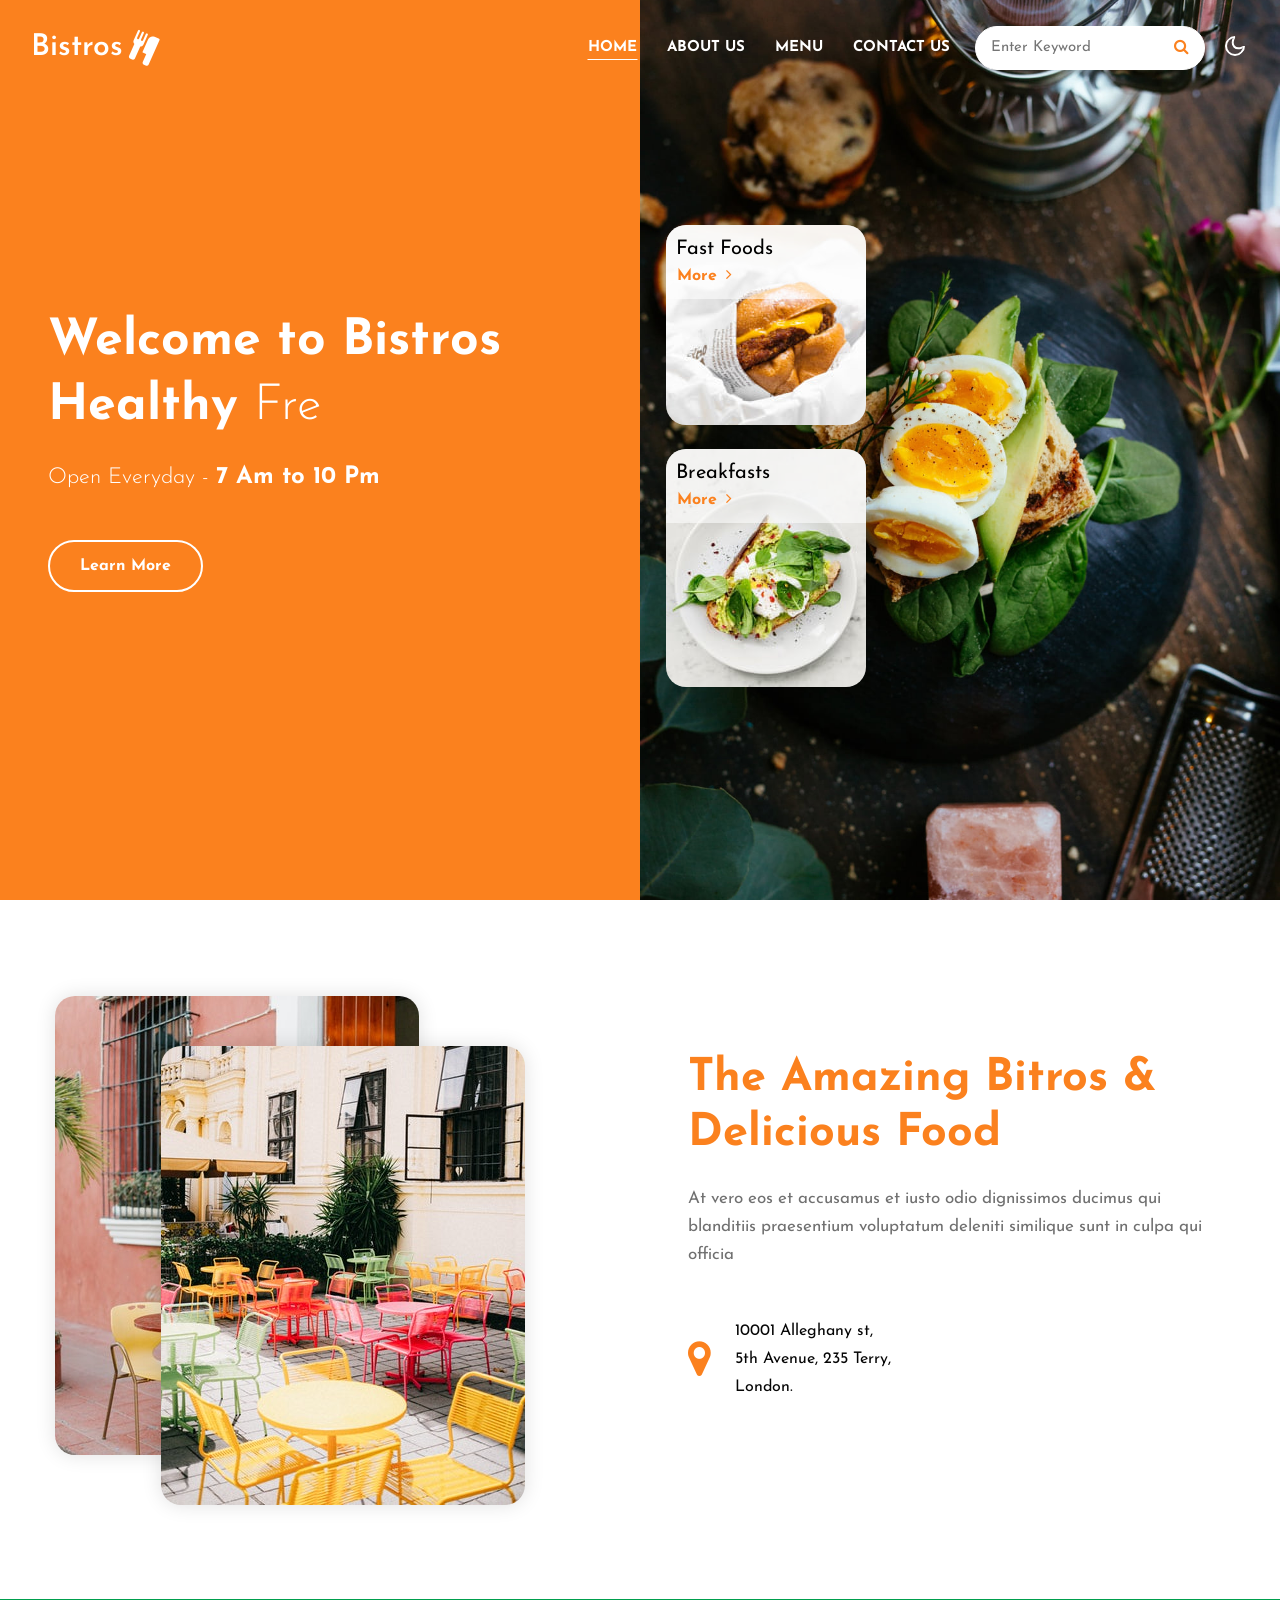
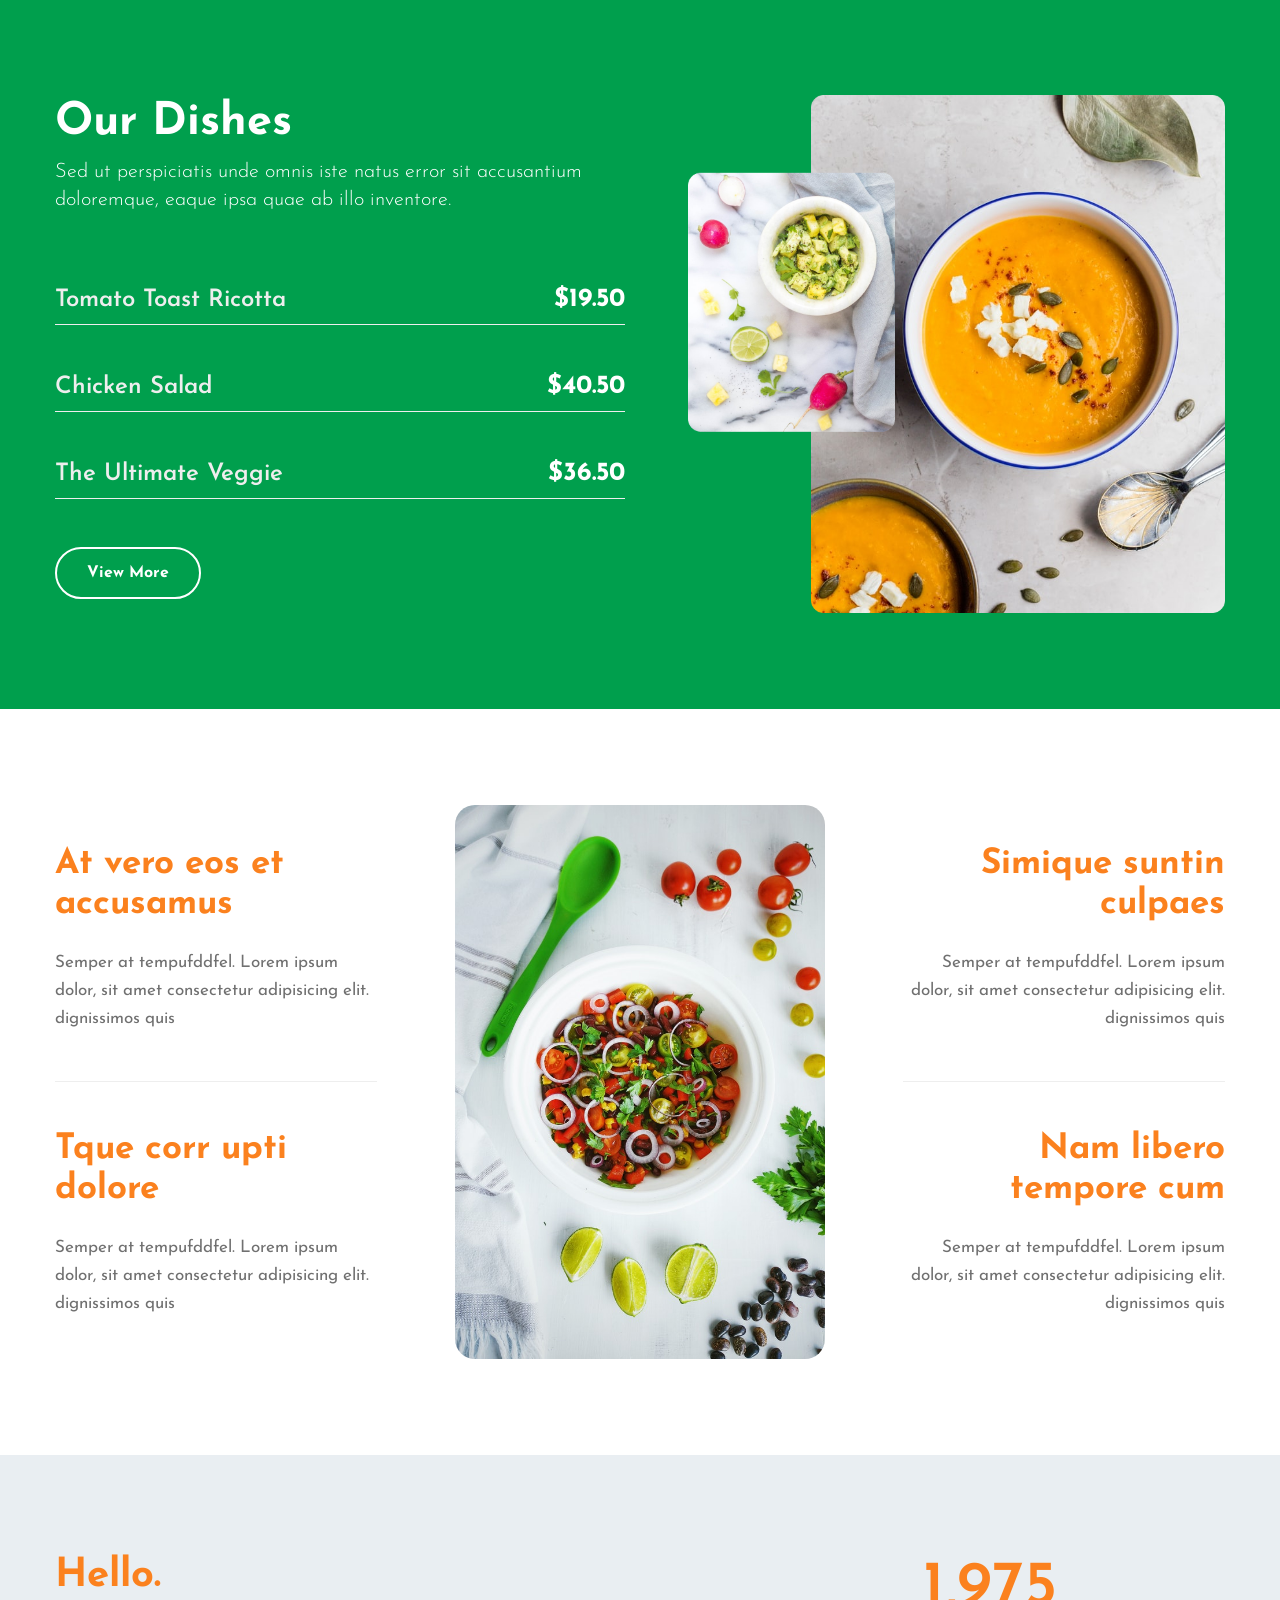
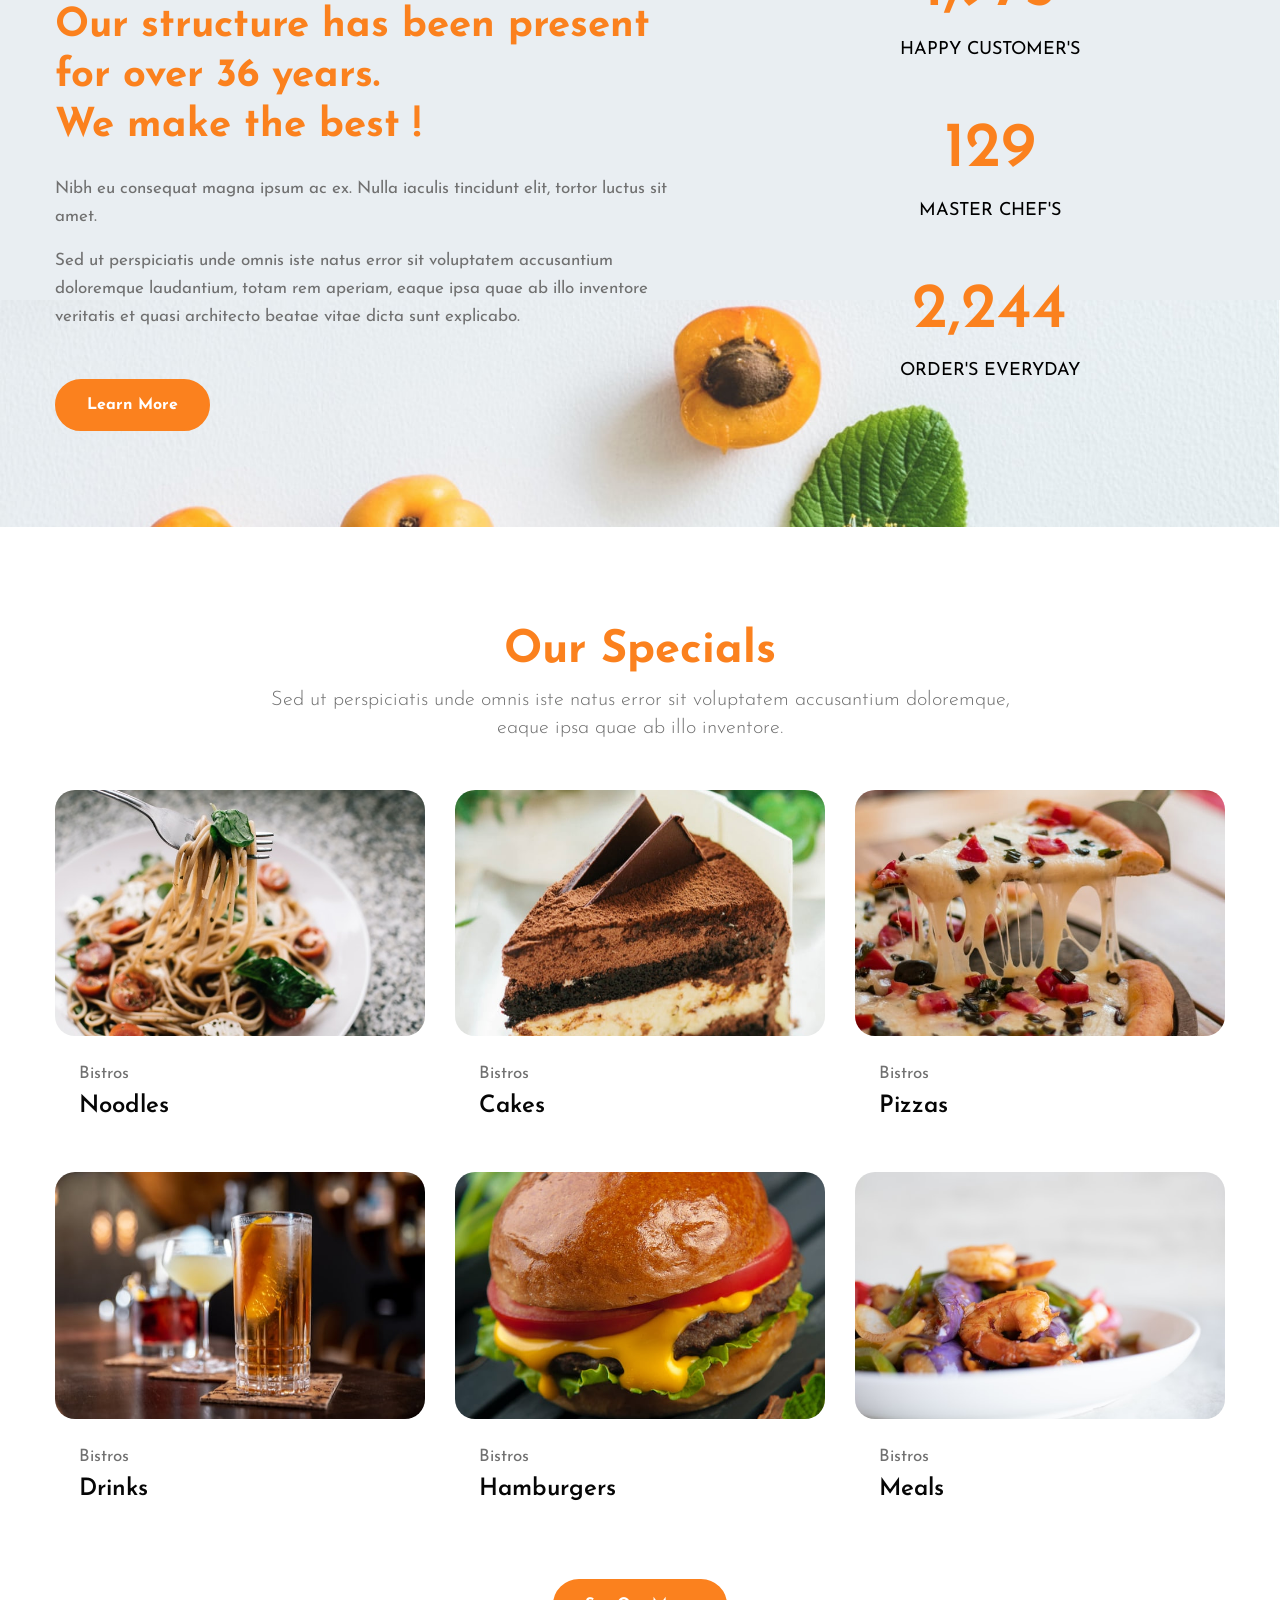
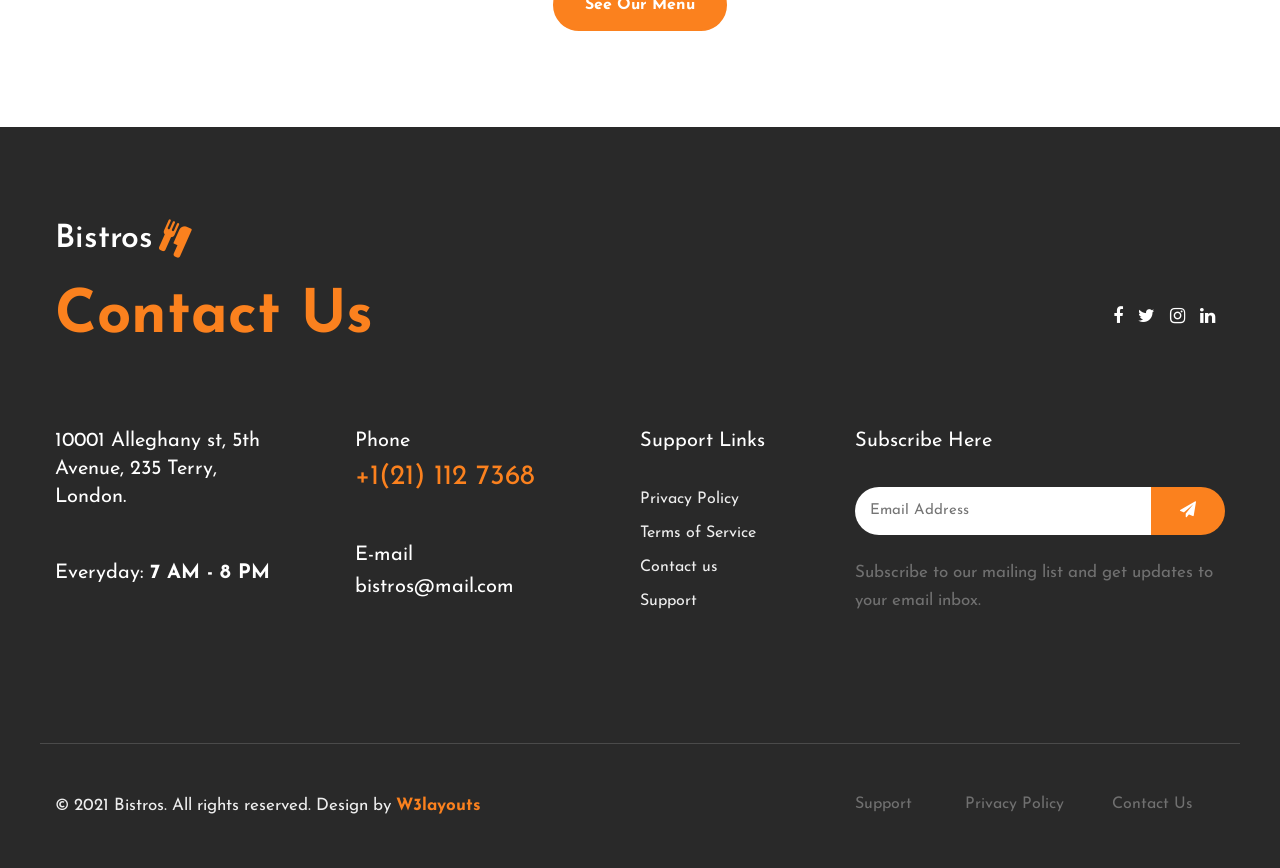
<file: src/Presentation/BistroWOnionArch.Presentation.WebUI/wwwroot/Template/index.html>
<!--
Author: W3layouts
Author URL: http://w3layouts.com
-->
<!doctype html>
<html lang="en">

<head>
    <!-- Required meta tags -->
    <meta charset="utf-8">
    <meta name="viewport" content="width=device-width, initial-scale=1, shrink-to-fit=no">
    <title>Bistros - Restaurants Category Responsive Website Template - Home : W3Layouts</title>
    <!-- google-fonts -->
    <link href="//fonts.googleapis.com/css2?family=Josefin+Sans:wght@100;200;300;400;500;600;700&display=swap"
        rel="stylesheet">
    <!-- //google-fonts -->
    <!-- Template CSS Style link -->
    <link rel="stylesheet" href="assets/css/style-starter.css">
</head>

<body>
    <!--header-->
    <header id="site-header" class="fixed-top">
        <div class="container-fluid">
            <nav class="navbar navbar-expand-lg stroke">
                <h1>
                    <a class="navbar-brand d-flex align-items-center" href="index.html">
                        Bistros <i class="fa fa-cutlery ml-2" aria-hidden="true"></i></a>
                </h1>
                <!-- if logo is image enable this   
    <a class="navbar-brand" href="#index.html">
        <img src="image-path" alt="Your logo" title="Your logo" style="height:35px;" />
    </a> -->
                <button class="navbar-toggler  collapsed bg-gradient" type="button" data-toggle="collapse"
                    data-target="#navbarTogglerDemo02" aria-controls="navbarTogglerDemo02" aria-expanded="false"
                    aria-label="Toggle navigation">
                    <span class="navbar-toggler-icon fa icon-expand fa-bars"></span>
                    <span class="navbar-toggler-icon fa icon-close fa-times"></span>
                </button>

                <div class="collapse navbar-collapse" id="navbarTogglerDemo02">
                    <ul class="navbar-nav ml-lg-auto">
                        <li class="nav-item active">
                            <a class="nav-link" href="index.html">Home <span class="sr-only">(current)</span></a>
                        </li>
                        <li class="nav-item">
                            <a class="nav-link" href="about.html">About Us</a>
                        </li>
                        <li class="nav-item">
                            <a class="nav-link" href="menu.html">Menu</a>
                        </li>
                        <li class="nav-item">
                            <a class="nav-link" href="contact.html">Contact Us</a>
                        </li>
                        <!-- search button -->
                        <div class="search-right">
                            <form action="#search" method="GET" class="search-box position-relative">
                                <div class="input-search">
                                    <input type="search" placeholder="Enter Keyword" name="search" required="required"
                                        autofocus="" class="search-popup">
                                </div>
                                <button type="submit" class="btn search-btn"><i class="fa fa-search"
                                        aria-hidden="true"></i></button>
                            </form>
                        </div>
                        <!-- //search button -->
                    </ul>
                </div>
                <!-- toggle switch for light and dark theme -->
                <div class="cont-ser-position">
                    <nav class="navigation">
                        <div class="theme-switch-wrapper">
                            <label class="theme-switch" for="checkbox">
                                <input type="checkbox" id="checkbox">
                                <div class="mode-container">
                                    <i class="gg-sun"></i>
                                    <i class="gg-moon"></i>
                                </div>
                            </label>
                        </div>
                    </nav>
                </div>
                <!-- //toggle switch for light and dark theme -->
            </nav>
        </div>
    </header>
    <!--//header-->

    <!-- banner section -->
    <section class="w3l-banner">
        <div class="container-fluid">
            <div class="row">
                <div class="col-md-6 banner-left d-flex align-items-center pl-lg-5">
                    <div>
                        <h3 class="text-white mb-4">Welcome to Bistros <br>
                            Healthy <span class="type-js"><span class="text-js">Fresh Meals!</span></span></h3>
                        <p class="banner-text text-white">Open Everyday - <span>7 Am to 10 Pm</span>
                        </p>
                        <a class="btn btn-style-white btn-style-border mt-5" href="about.html">Learn More</a>
                    </div>
                </div>
                <div class="col-md-6 banner-right">
                    <div class="small-images">
                        <div class="ban-grid position-relative">
                            <img src="assets/images/ban4.jpg" class="img-responsive" alt="" />
                            <div class="img-ban-sec">
                                <h5>Fast Foods</h5>
                                <a href="menu.html" class="btn p-0">More <i class="fa fa-angle-right ml-1"
                                        aria-hidden="true"></i></a>
                            </div>
                        </div>
                        <div class="ban-grid position-relative mt-4">
                            <img src="assets/images/ban2.jpg" class="img-responsive" alt="" />
                            <div class="img-ban-sec">
                                <h5>Breakfasts</h5>
                                <a href="menu.html" class="btn p-0">More <i class="fa fa-angle-right ml-1"
                                        aria-hidden="true"></i></a>
                            </div>
                        </div>
                    </div>
                </div>
            </div>
        </div>
    </section>
    <!-- //banner section -->

    <!-- about section -->
    <section class="w3l-about-2 py-5">
        <div class="container py-md-5 py-4">
            <div class="row justify-content-between align-items-center pb-lg-5">
                <div class="col-lg-6 about-2-secs-right mb-lg-0 mb-5">
                    <div class="image-box inverse position-relative">
                        <div class="image-box__static">
                            <img src="assets/images/about2.jpg" alt="" width="364" height="459">
                        </div>
                        <div class="image-box__float">
                            <img src="assets/images/about1.jpg" alt="" width="364" height="459">
                        </div>
                    </div>
                </div>
                <div class="col-lg-6 about-2-secs-left pl-lg-5 mt-lg-0 mt-5">
                    <h3 class="title-style mb-3">The Amazing Bitros & <br>Delicious Food</h3>
                    <p class="mt-4">At vero eos et accusamus et iusto odio dignissimos ducimus qui blanditiis
                        praesentium voluptatum
                        deleniti similique sunt in culpa qui officia</p>
                    <div class="address-sec d-flex align-items-center mt-5">
                        <i class="fa fa-map-marker mr-4" aria-hidden="true"></i>
                        <h6>10001 Alleghany st, <br>5th Avenue, 235 Terry, <br>London.</h6>
                    </div>
                </div>
            </div>
        </div>
    </section>
    <!-- //about section -->

    <!-- dishes section -->
    <section class="w3l-recipes py-5">
        <div class="container py-md-5 py-4">
            <div class="row">
                <div class="col-lg-6 recipe-left mb-md-0 mb-5">
                    <div class="section-heading mb-sm-5 mb-4">
                        <h3 class="title-style mb-2 text-white">Our Dishes</h3>
                        <p class="lead text-white">
                            Sed ut perspiciatis unde omnis iste natus error sit accusantium doloremque,
                            eaque ipsa quae ab illo inventore.
                        </p>
                    </div>
                    <div class="menu-sec mt-5 pt-md-4">
                        <div class="row border-dot no-gutters">
                            <div class="col-8 menu-item-name-home">
                                <h6>Tomato Toast Ricotta</h6>
                            </div>
                            <div class="col-4 menu-item-price-home text-right">
                                <h6>$19.50</h6>
                            </div>
                        </div>
                    </div>
                    <div class="menu-sec mt-sm-5 mt-4">
                        <div class="row border-dot no-gutters">
                            <div class="col-8 menu-item-name-home">
                                <h6>Chicken Salad</h6>
                            </div>
                            <div class="col-4 menu-item-price-home text-right">
                                <h6>$40.50</h6>
                            </div>
                        </div>
                    </div>
                    <div class="menu-sec mt-sm-5 mt-4">
                        <div class="row border-dot no-gutters">
                            <div class="col-8 menu-item-name-home">
                                <h6>The Ultimate Veggie </h6>
                            </div>
                            <div class="col-4 menu-item-price-home text-right">
                                <h6>$36.50</h6>
                            </div>
                        </div>
                    </div>
                    <a class="btn btn-style-white btn-style-border mt-5" href="about.html">View More</a>
                </div>
                <div class="col-lg-6 recipe-right pl-5">
                    <img src="assets/images/image1.png" alt="" class="img-fluid img-responsive" />
                </div>
            </div>
        </div>
    </section>
    <!-- //dishes section -->

    <!-- grids section -->
    <section class="w3l-homeblock7 py-5">
        <div class="container py-lg-5 py-md-3">
            <div class="row align-items-center">
                <div class="col-lg-4">
                    <div class="pr-5">
                        <h3 class="title-big">At vero eos et accusamus</h3>
                        <p class="mt-4">Semper at tempufddfel. Lorem ipsum dolor, sit amet consectetur adipisicing elit.
                            dignissimos quis</p>
                    </div>
                    <div class="pr-5 mt-lg-5 mt-4 sec-bor">
                        <h3 class="title-big pt-lg-5 pt-4">Tque corr upti dolore</h3>
                        <p class="mt-4">Semper at tempufddfel. Lorem ipsum dolor, sit amet consectetur adipisicing elit.
                            dignissimos quis</p>
                    </div>
                </div>
                <div class="col-lg-4 col-md-6 col-8 image-styling-sec mt-lg-0 mt-5">
                    <img src="assets/images/image2.jpg" alt="" class="img-fluid">
                </div>
                <div class="col-lg-4 col-md-6 mt-lg-0 mt-5 text-lg-right">
                    <div class="pl-lg-5">
                        <h3 class="title-big">Simique suntin culpaes</h3>
                        <p class="mt-4">Semper at tempufddfel. Lorem ipsum dolor, sit amet consectetur adipisicing elit.
                            dignissimos quis</p>
                    </div>
                    <div class="pl-lg-5 mt-lg-5 mt-4 sec-bor">
                        <h3 class="title-big pt-lg-5 pt-4">Nam libero tempore cum</h3>
                        <p class="mt-4">Semper at tempufddfel. Lorem ipsum dolor, sit amet consectetur adipisicing elit.
                            dignissimos quis</p>
                    </div>
                </div>
            </div>
        </div>
    </section>
    <!-- //grids section -->

    <!-- stats section -->
    <section class="w3-bottom-stats py-5">
        <div class="container py-md-5 py-4">
            <div class="row">
                <div class="col-md-7 pr-lg-5">
                    <h5 class="text-new mb-4">Hello. <br>Our structure has been present for over 36 years. <br>We
                        make
                        the best !
                    </h5>
                    <p class="mb-3">Nibh eu consequat magna ipsum ac ex. Nulla iaculis
                        tincidunt elit, tortor luctus sit amet.
                    </p>
                    <p>Sed ut perspiciatis unde omnis iste natus error sit voluptatem accusantium doloremque
                        laudantium, totam rem aperiam, eaque ipsa quae ab illo inventore veritatis et quasi
                        architecto beatae vitae dicta sunt explicabo.</p>
                    <a href="about.html" class="btn btn-style-white btn-style-primary mt-lg-5 mt-4">Learn More</a>
                </div>
                <div class="col-md-5 mt-md-0 mt-5">
                    <div class="counter text-center">
                        <div class="timer count-title count-number" data-to="6370" data-speed="1500"></div>
                        <p class="count-text mt-2">happy customer's</p>
                    </div>
                    <div class="counter text-center mt-5">
                        <div class="timer count-title count-number" data-to="421" data-speed="1500"></div>
                        <p class="count-text mt-2">master chef's</p>
                    </div>
                    <div class="counter text-center mt-5">
                        <div class="timer count-title count-number" data-to="7300" data-speed="1500"></div>
                        <p class="count-text mt-2">Order's Everyday</p>
                    </div>
                </div>
            </div>
        </div>
    </section>
    <!-- //stats section -->

    <!-- specials section -->
    <section class="w3l-portfolio-8 py-5">
        <div class="portfolio-main py-md-5 py-4">
            <div class="container">
                <div class="row justify-content-center text-center">
                    <div class="col-md-8">
                        <div class="section-heading mb-sm-5 mb-4">
                            <h3 class="title-style mb-2">Our Specials</h3>
                            <p class="lead">
                                Sed ut perspiciatis unde omnis iste natus error sit voluptatem accusantium doloremque,
                                eaque ipsa quae ab illo inventore.
                            </p>
                        </div>
                    </div>
                </div>
                <div class="row galler-top">
                    <div class="col-md-4 col-sm-6 protfolio-item hover14">
                        <a href="menu.html" data-lightbox="example-set" data-title="Branding Design">
                            <figure>
                                <img src="assets/images/g1.jpg" alt="product" class="img-fluid">
                                <div class="p-4">
                                    <p>Bistros</p>
                                    <a href="menu.html" class="mb-5 img-title">Noodles</a>
                                </div>
                            </figure>
                        </a>
                    </div>
                    <div class="col-md-4 col-sm-6 protfolio-item hover14 mt-sm-0 mt-4">
                        <a href="menu.html" data-lightbox="example-set" data-title="Gradient Website Development">
                            <figure>
                                <img src="assets/images/g2.jpg" alt="product" class="img-fluid">
                                <div class="p-4">
                                    <p>Bistros</p>
                                    <a href="menu.html" class="mb-5 img-title">Cakes</a>
                                </div>
                            </figure>
                        </a>
                    </div>
                    <div class="col-md-4 col-sm-6 protfolio-item hover14 mt-md-0 mt-4">
                        <a href="menu.html" data-lightbox="example-set" data-title="Design and Development">
                            <figure>
                                <img src="assets/images/g3.jpg" alt="product" class="img-fluid">
                                <div class="p-4">
                                    <p>Bistros</p>
                                    <a href="menu.html" class="mb-5 img-title">Pizzas</a>
                                </div>
                            </figure>
                        </a>
                    </div>
                    <div class="col-md-4 col-sm-6 protfolio-item hover14 mt-4">
                        <a href="menu.html" data-lightbox="example-set" data-title="Magazine Content Writing">
                            <figure>
                                <img src="assets/images/g4.jpg" alt="product" class="img-fluid">
                                <div class="p-4">
                                    <p>Bistros</p>
                                    <a href="menu.html" class="mb-5 img-title">Drinks</a>
                                </div>
                            </figure>
                        </a>
                    </div>
                    <div class="col-md-4 col-sm-6 protfolio-item hover14 mt-4">
                        <a href="menu.html" data-lightbox="example-set" data-title="Magazine Content Writing">
                            <figure>
                                <img src="assets/images/g5.jpg" alt="product" class="img-fluid">
                                <div class="p-4">
                                    <p>Bistros</p>
                                    <a href="menu.html" class="mb-5 img-title">Hamburgers</a>
                                </div>
                            </figure>
                        </a>
                    </div>
                    <div class="col-md-4 col-sm-6 protfolio-item hover14 mt-4">
                        <a href="menu.html" data-lightbox="example-set" data-title="Magazine Content Writing">
                            <figure>
                                <img src="assets/images/g6.jpg" alt="product" class="img-fluid">
                                <div class="p-4">
                                    <p>Bistros</p>
                                    <a href="menu.html" class="mb-5 img-title">Meals</a>
                                </div>
                            </figure>
                        </a>
                    </div>
                </div>
                <div class="text-center">
                    <a href="menu.html" class="btn btn-style-white btn-style-primary mt-lg-5 mt-2">See Our Menu</a>
                </div>
            </div>
        </div>
    </section>
    <!-- //specials section -->

    <!-- footer -->
    <footer class="w3l-footer-29-main">
        <div class="footer-29-w3l py-5">
            <div class="container pt-md-5 pt-4">
                <div class="w3l-footer-texthny-inf">
                    <h2>
                        <a class="d-flex align-items-center logo-2" href="index.html">
                            Bistros <i class="fa fa-cutlery ml-2" aria-hidden="true"></i></a>
                    </h2>
                    <div class="footer-list-cont d-flex align-items-center justify-content-between mt-md-5 mt-4 mb-5">
                        <h6 class="foot-sub-title">Contact Us</h6>

                        <div class="main-social-footer-29">
                            <a href="#facebook" class="facebook"><span class="fa fa-facebook"></span></a>
                            <a href="#twitter" class="twitter"><span class="fa fa-twitter"></span></a>
                            <a href="#instagram" class="instagram"><span class="fa fa-instagram"></span></a>
                            <a href="#linkedin" class="linkedin"><span class="fa fa-linkedin"></span></a>
                        </div>
                    </div>
                </div>
                <div class="row footer-top-29 mt-lg-5 mt-md-4 pt-md-5">
                    <div class="col-lg-3 col-sm-6">
                        <div class="address-grid">
                            <h5>10001 Alleghany st, 5th Avenue, 235 Terry, <br> London.</h5>
                            <h5 class="mt-sm-5 mt-4">Everyday: <span> 7 AM - 8 PM</span></h5>
                        </div>
                    </div>
                    <div class="col-lg-3 col-sm-6 mt-sm-0 mt-4">
                        <div class="address-grid">
                            <h5>Phone</h5>
                            <h5 class="phone-number-text mt-2"><a href="tel:+1(21) 234 4567">+1(21) 112 7368</a></h5>
                        </div>
                        <div class="address-grid mt-sm-5 mt-4">
                            <h5>E-mail</h5>
                            <h5 class="email-cont-text mt-1"> <a href="mailto:bistros@mail.com"
                                    class="mail">bistros@mail.com</a></h5>
                        </div>
                    </div>
                    <div class="col-lg-2 col-md-6 col-sm-5 footer-list-menu pl-lg-0 mt-lg-0 mt-sm-5 mt-4">
                        <div class="address-grid">
                            <h5 class="mb-4 pb-lg-2">Support Links</h5>
                            <ul>
                                <li><a href="#privacy">Privacy Policy</a></li>
                                <li><a href="#terms"> Terms of Service</a></li>
                                <li><a href="contact.html">Contact us</a></li>
                                <li><a href="#support"> Support</a></li>
                            </ul>
                        </div>
                    </div>
                    <div class="address-grid col-lg-4 col-md-6 col-sm-7 mt-lg-0 mt-sm-5 mt-4 w3l-footer-16-main">
                        <h5>Subscribe Here</h5>
                        <form action="#" class="subscribe d-flex mt-4 pt-lg-2 mb-4" method="post">
                            <input type="email" name="email" placeholder="Email Address" required="">
                            <button><span class="fa fa-paper-plane" aria-hidden="true"></span></button>
                        </form>
                        <p>Subscribe to our mailing list and get updates to your email inbox.</p>
                    </div>
                </div>
                <!-- copyright -->
                <div class="w3l-copyright mt-lg-5 mt-sm-4 pt-md-4 pt-3">
                    <div class="row bottom-copies pt-md-5 pt-4 mt-md-5 mt-4">
                        <p class="col-lg-8 copy-footer-29">© 2021 Bistros. All rights reserved. Design by <a
                                href="https://w3layouts.com/" target="_blank">
                                W3layouts</a></p>

                        <div class="col-lg-4 footer-list-29 mt-lg-0 mt-md-4 mt-2">
                            <ul class="d-flex text-lg-right">
                                <li><a href="#support"> Support</a></li>
                                <li class="mx-lg-5 mx-md-4 mx-3"><a href="#privacy">Privacy Policy</a>
                                </li>
                                <li><a href="contact.html">Contact Us</a></li>
                            </ul>
                        </div>
                    </div>
                </div>
            </div>
        </div>
    </footer>
    <!-- //footer -->

    <!-- Js scripts -->
    <!-- move top -->
    <button onclick="topFunction()" id="movetop" title="Go to top">
        <span class="fa fa-level-up" aria-hidden="true"></span>
    </button>
    <script>
        // When the user scrolls down 20px from the top of the document, show the button
        window.onscroll = function () {
            scrollFunction()
        };

        function scrollFunction() {
            if (document.body.scrollTop > 20 || document.documentElement.scrollTop > 20) {
                document.getElementById("movetop").style.display = "block";
            } else {
                document.getElementById("movetop").style.display = "none";
            }
        }

        // When the user clicks on the button, scroll to the top of the document
        function topFunction() {
            document.body.scrollTop = 0;
            document.documentElement.scrollTop = 0;
        }
    </script>
    <!-- //move top -->

    <!-- common jquery plugin -->
    <script src="assets/js/jquery-3.3.1.min.js"></script>
    <!-- //common jquery plugin -->

    <!-- counter for stats -->
    <script src="assets/js/counter.js"></script>
    <!-- //counter for stats -->

    <!-- theme switch js (light and dark)-->
    <script src="assets/js/theme-change.js"></script>
    <script>
        function autoType(elementClass, typingSpeed) {
            var thhis = $(elementClass);
            thhis.css({
                "position": "relative",
                "display": "inline-block"
            });
            thhis.prepend('<div class="cursor" style="right: initial; left:0;"></div>');
            thhis = thhis.find(".text-js");
            var text = thhis.text().trim().split('');
            var amntOfChars = text.length;
            var newString = "";
            thhis.text("|");
            setTimeout(function () {
                thhis.css("opacity", 1);
                thhis.prev().removeAttr("style");
                thhis.text("");
                for (var i = 0; i < amntOfChars; i++) {
                    (function (i, char) {
                        setTimeout(function () {
                            newString += char;
                            thhis.text(newString);
                        }, i * typingSpeed);
                    })(i + 1, text[i]);
                }
            }, 1500);
        }

        $(document).ready(function () {
            // Now to start autoTyping just call the autoType function with the 
            // class of outer div
            // The second paramter is the speed between each letter is typed.   
            autoType(".type-js", 200);
        });
    </script>
    <!-- //theme switch js (light and dark)-->

    <!-- MENU-JS -->
    <script>
        $(window).on("scroll", function () {
            var scroll = $(window).scrollTop();

            if (scroll >= 80) {
                $("#site-header").addClass("nav-fixed");
            } else {
                $("#site-header").removeClass("nav-fixed");
            }
        });

        //Main navigation Active Class Add Remove
        $(".navbar-toggler").on("click", function () {
            $("header").toggleClass("active");
        });
        $(document).on("ready", function () {
            if ($(window).width() > 991) {
                $("header").removeClass("active");
            }
            $(window).on("resize", function () {
                if ($(window).width() > 991) {
                    $("header").removeClass("active");
                }
            });
        });
    </script>
    <!-- //MENU-JS -->

    <!-- disable body scroll which navbar is in active -->
    <script>
        $(function () {
            $('.navbar-toggler').click(function () {
                $('body').toggleClass('noscroll');
            })
        });
    </script>
    <!-- //disable body scroll which navbar is in active -->

    <!--bootstrap-->
    <script src="assets/js/bootstrap.min.js"></script>
    <!-- //bootstrap-->
    <!-- //Js scripts -->
</body>

</html>
</file>
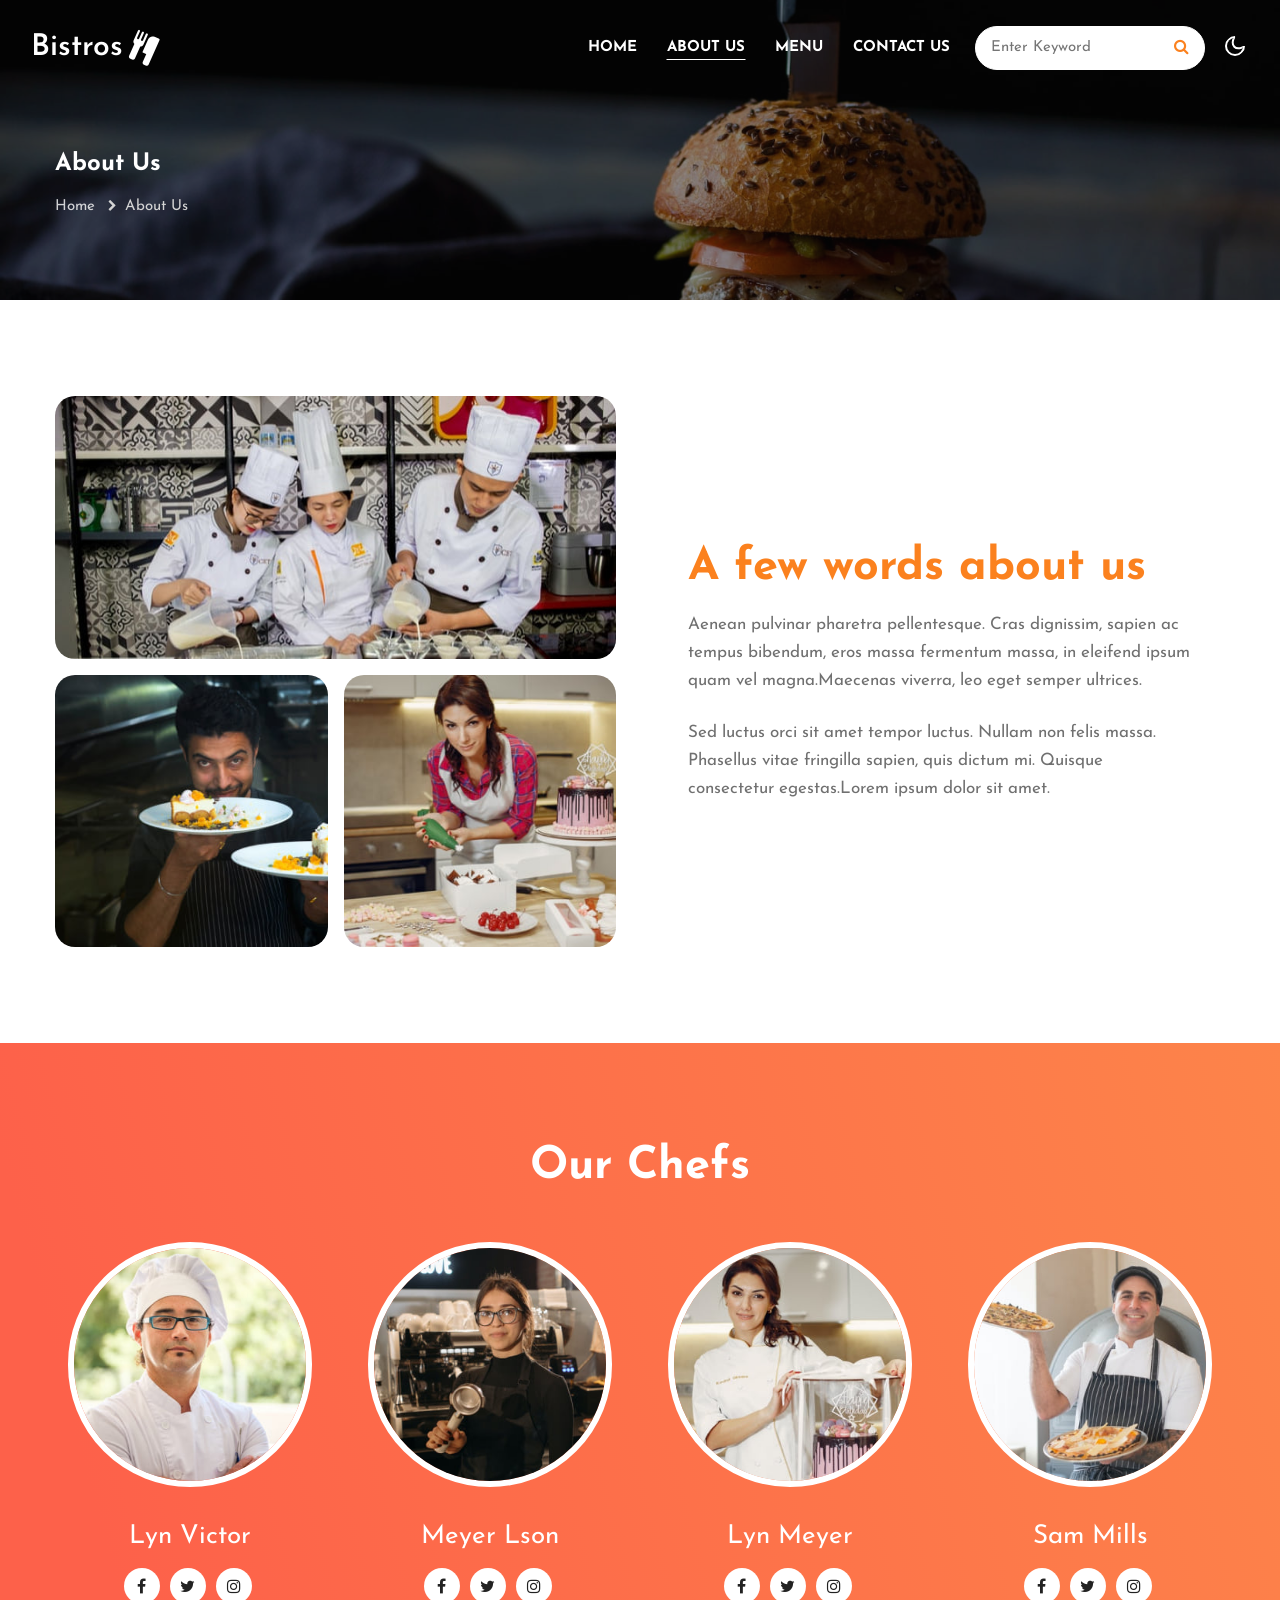
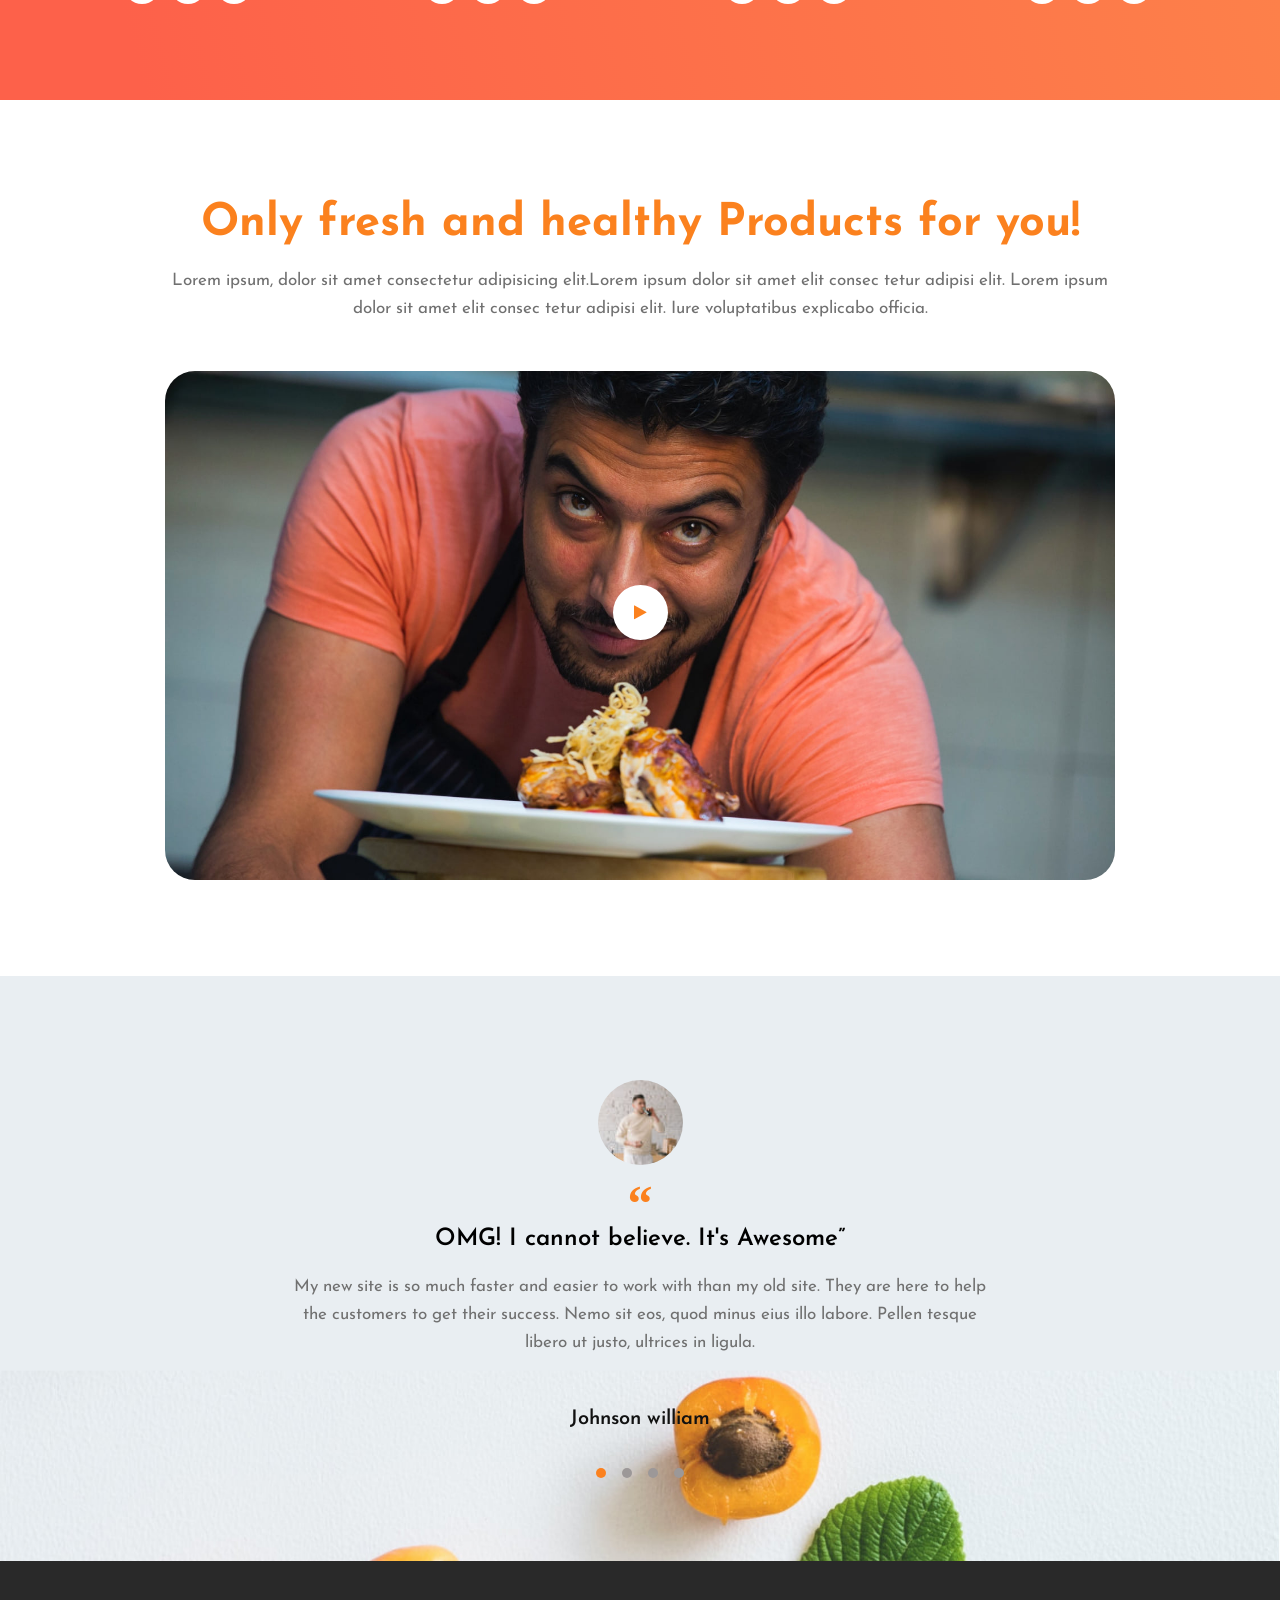
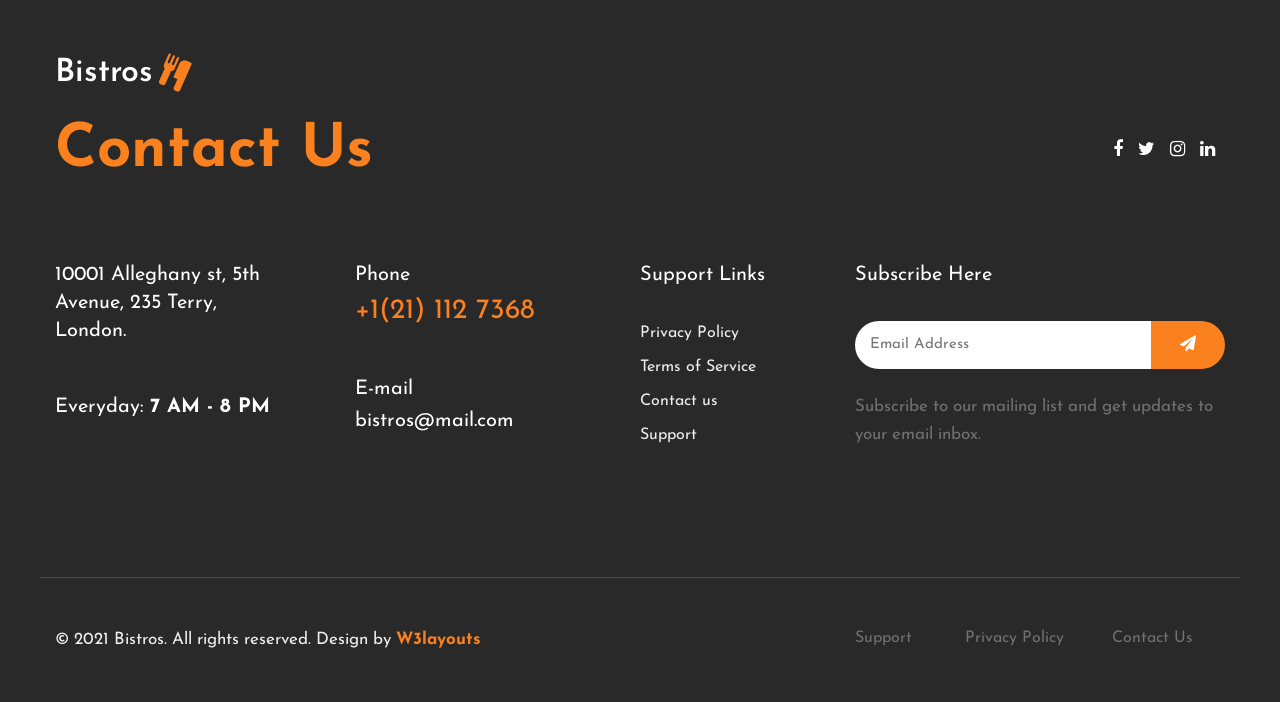
<file: src/Presentation/BistroWOnionArch.Presentation.WebUI/wwwroot/Template/about.html>
<!--
Author: W3layouts
Author URL: http://w3layouts.com
-->
<!doctype html>
<html lang="en">

<head>
    <!-- Required meta tags -->
    <meta charset="utf-8">
    <meta name="viewport" content="width=device-width, initial-scale=1, shrink-to-fit=no">
    <title>Bistros - Restaurants Category Responsive Website Template - About : W3Layouts</title>
    <!-- google-fonts -->
    <link href="//fonts.googleapis.com/css2?family=Josefin+Sans:wght@100;200;300;400;500;600;700&display=swap"
        rel="stylesheet">
    <!-- //google-fonts -->
    <!-- Template CSS Style link -->
    <link rel="stylesheet" href="assets/css/style-starter.css">
</head>

<body>
    <!--header-->
    <header id="site-header" class="fixed-top">
        <div class="container-fluid">
            <nav class="navbar navbar-expand-lg stroke">
                <h1>
                    <a class="navbar-brand d-flex align-items-center" href="index.html">
                        Bistros <i class="fa fa-cutlery ml-2" aria-hidden="true"></i></a>
                </h1>
                <!-- if logo is image enable this   
    <a class="navbar-brand" href="#index.html">
        <img src="image-path" alt="Your logo" title="Your logo" style="height:35px;" />
    </a> -->
                <button class="navbar-toggler  collapsed bg-gradient" type="button" data-toggle="collapse"
                    data-target="#navbarTogglerDemo02" aria-controls="navbarTogglerDemo02" aria-expanded="false"
                    aria-label="Toggle navigation">
                    <span class="navbar-toggler-icon fa icon-expand fa-bars"></span>
                    <span class="navbar-toggler-icon fa icon-close fa-times"></span>
                </button>

                <div class="collapse navbar-collapse" id="navbarTogglerDemo02">
                    <ul class="navbar-nav ml-lg-auto">
                        <li class="nav-item">
                            <a class="nav-link" href="index.html">Home <span class="sr-only">(current)</span></a>
                        </li>
                        <li class="nav-item active">
                            <a class="nav-link" href="about.html">About Us</a>
                        </li>
                        <li class="nav-item">
                            <a class="nav-link" href="menu.html">Menu</a>
                        </li>
                        <li class="nav-item">
                            <a class="nav-link" href="contact.html">Contact Us</a>
                        </li>
                        <!-- search button -->
                        <div class="search-right">
                            <form action="#search" method="GET" class="search-box position-relative">
                                <div class="input-search">
                                    <input type="search" placeholder="Enter Keyword" name="search" required="required"
                                        autofocus="" class="search-popup">
                                </div>
                                <button type="submit" class="btn search-btn"><i class="fa fa-search"
                                        aria-hidden="true"></i></button>
                            </form>
                        </div>
                        <!-- //search button -->
                    </ul>
                </div>
                <!-- toggle switch for light and dark theme -->
                <div class="cont-ser-position">
                    <nav class="navigation">
                        <div class="theme-switch-wrapper">
                            <label class="theme-switch" for="checkbox">
                                <input type="checkbox" id="checkbox">
                                <div class="mode-container">
                                    <i class="gg-sun"></i>
                                    <i class="gg-moon"></i>
                                </div>
                            </label>
                        </div>
                    </nav>
                </div>
                <!-- //toggle switch for light and dark theme -->
            </nav>
        </div>
    </header>
    <!--//header-->

    <!-- inner banner -->
    <div class="inner-banner">
        <section class="w3l-breadcrumb">
            <div class="container">
                <h4 class="inner-text-title font-weight-bold text-white mb-sm-3 mb-2">About Us</h4>
                <ul class="breadcrumbs-custom-path">
                    <li><a href="index.html">Home</a></li>
                    <li class="active"><span class="fa fa-chevron-right mx-2" aria-hidden="true"></span>About Us</li>
                </ul>
            </div>
        </section>
    </div>
    <!-- //inner banner -->

    <!-- about section -->
    <section class="w3l-text-6 py-5" id="about">
        <div class="text-6-mian py-md-5 py-4">
            <div class="container">
                <div class="row top-cont-grid align-items-center">
                    <div class="col-lg-6 left-img pr-lg-4">
                        <img src="assets/images/about3.jpg" alt="" class="img-responsive img-fluid" />
                        <div class="row mt-3">
                            <div class="col-6 img-pad">
                                <img src="assets/images/about4.jpg" alt="" class="img-responsive img-fluid" />
                            </div>
                            <div class="col-6 img-pad-2">
                                <img src="assets/images/about5.jpg" alt="" class="img-responsive img-fluid" />
                            </div>
                        </div>
                    </div>
                    <div class="col-lg-6 text-6-info mb-lg-0 mb-4 pl-lg-5 pr-lg-5">
                        <h3 class="title-style mb-3">A few words about us</h3>
                        <p>Aenean pulvinar pharetra pellentesque. Cras dignissim, sapien ac tempus bibendum, eros massa
                            fermentum massa, in eleifend ipsum quam vel magna.Maecenas viverra, leo eget semper
                            ultrices.</p>
                        <p class="mt-4">Sed luctus orci sit amet tempor luctus. Nullam non felis massa. Phasellus vitae
                            fringilla
                            sapien, quis dictum mi. Quisque consectetur egestas.Lorem ipsum dolor sit amet.</p>
                    </div>
                </div>
            </div>
        </div>
    </section>
    <!-- //about section -->

    <!-- team section -->
    <section class="w3l-team-main" id="team">
        <div class="team py-5">
            <div class="container py-md-5 py-4">
                <h3 class="title-style text-white text-center">Our Chefs</h3>
                <div class="row team-row mt-md-5 mt-4">
                    <div class="col-lg-3 col-6 team-wrap">
                        <div class="team-member text-center">
                            <div class="team-img">
                                <img src="assets/images/team1.jpg" alt="" class="radius-image">
                            </div>
                            <a href="#url" class="team-title">Lyn Victor</a>
                            <div class="team-details text-center">
                                <div class="socials mt-20">
                                    <a href="#url">
                                        <span class="fa fa-facebook-f"></span>
                                    </a>
                                    <a href="#url">
                                        <span class="fa fa-twitter"></span>
                                    </a>
                                    <a href="#url">
                                        <span class="fa fa-instagram"></span>
                                    </a>
                                </div>
                            </div>
                        </div>
                    </div>
                    <!-- end team member -->
                    <div class="col-lg-3 col-6 team-wrap">
                        <div class="team-member text-center">
                            <div class="team-img">
                                <img src="assets/images/team2.jpg" alt="" class="radius-image">
                            </div>
                            <a href="#url" class="team-title">Meyer Lson</a>
                            <div class="team-details text-center">
                                <div class="socials mt-20">
                                    <a href="#url">
                                        <span class="fa fa-facebook-f"></span>
                                    </a>
                                    <a href="#url">
                                        <span class="fa fa-twitter"></span>
                                    </a>
                                    <a href="#url">
                                        <span class="fa fa-instagram"></span>
                                    </a>
                                </div>
                            </div>
                        </div>
                    </div>
                    <!-- end team member -->
                    <div class="col-lg-3 col-6 team-wrap mt-lg-0 mt-5">
                        <div class="team-member last text-center">
                            <div class="team-img">
                                <img src="assets/images/team3.jpg" alt="" class="radius-image">
                            </div>
                            <a href="#url" class="team-title">Lyn Meyer</a>
                            <div class="team-details text-center">
                                <div class="socials mt-20">
                                    <a href="#url">
                                        <span class="fa fa-facebook-f"></span>
                                    </a>
                                    <a href="#url">
                                        <span class="fa fa-twitter"></span>
                                    </a>
                                    <a href="#url">
                                        <span class="fa fa-instagram"></span>
                                    </a>
                                </div>
                            </div>
                        </div>
                    </div>
                    <!-- end team member -->
                    <div class="col-lg-3 col-6 team-wrap mt-lg-0 mt-5">
                        <div class="team-member last text-center">
                            <div class="team-img">
                                <img src="assets/images/team4.jpg" alt="" class="radius-image">
                            </div>
                            <a href="#url" class="team-title">Sam Mills</a>
                            <div class="team-details text-center">
                                <div class="socials mt-20">
                                    <a href="#url">
                                        <span class="fa fa-facebook-f"></span>
                                    </a>
                                    <a href="#url">
                                        <span class="fa fa-twitter"></span>
                                    </a>
                                    <a href="#url">
                                        <span class="fa fa-instagram"></span>
                                    </a>
                                </div>
                            </div>
                        </div>
                    </div>
                    <!-- end team member -->
                </div>
            </div>
        </div>
    </section>
    <!-- //team section -->

    <!-- video section -->
    <section class="w3l-index5" id="about">
        <div class="new-block py-5">
            <div class="container py-lg-5">
                <div class="middle-section text-center">
                    <div class="section-width">
                        <h3 class="title-style">Only fresh and healthy Products for you!</h3>
                        <p class="mt-3">Lorem ipsum, dolor sit amet consectetur adipisicing elit.Lorem ipsum dolor sit
                            amet elit consec tetur adipisi elit.

                            Lorem ipsum dolor sit amet elit consec tetur adipisi elit. Iure voluptatibus explicabo
                            officia.</p>
                    </div>
                    <div class="history-info mt-5">
                        <div class="position-relative">
                            <img src="assets/images/image3.jpg" class="img-fluid radius-image video-popup-image"
                                alt="video-popup">

                            <a href="#small-dialog"
                                class="popup-with-zoom-anim play-view text-center position-absolute">
                                <span class="video-play-icon">
                                    <span class="fa fa-play"></span>
                                </span>
                            </a>

                            <!-- dialog itself, mfp-hide class is required to make dialog hidden -->
                            <div id="small-dialog" class="zoom-anim-dialog mfp-hide">
                                <iframe src="https://player.vimeo.com/video/204689502" frameborder="0"
                                    allow="autoplay; fullscreen" allowfullscreen></iframe>
                            </div>
                        </div>
                    </div>

                    <!-- dialog itself, mfp-hide class is required to make dialog hidden -->
                    <div id="small-dialog" class="zoom-anim-dialog mfp-hide">
                        <iframe src="https://player.vimeo.com/video/101587706" frameborder="0"
                            allow="autoplay; fullscreen" allowfullscreen></iframe>
                    </div>
                </div>
            </div>
        </div>
    </section>
    <!-- //video section -->

    <!-- testimonials section -->
    <section class="w3l-clients w3l-agency-test" id="testimonials">
        <div class="midd-w3 py-5">
            <div class="container py-lg-5 py-md-3">
                <div id="owl-agency" class="owl-carousel owl-theme py-2 mb-4 text-center">
                    <div class="item">
                        <div class="testimonial-content">
                            <div class="testimonial">
                                <a class="comment-img" href="#url"><img src="assets/images/testi1.jpg"
                                        class="img-responsive" alt="placeholder image"></a>
                                <blockquote>
                                    <q>OMG! I cannot believe. It's Awesome</q>
                                </blockquote>
                                <p>My new site is so much faster and easier to work with than my old site. They are here
                                    to
                                    help the customers to get their success. Nemo sit eos, quod minus eius illo labore.
                                    Pellen tesque libero ut justo, ultrices in ligula.</p>
                                <div class="text-center mt-5">
                                    <div class="people-info align-self">
                                        <h3>Johnson william</h3>
                                    </div>
                                </div>
                            </div>
                        </div>
                    </div>
                    <div class="item">
                        <div class="testimonial-content">
                            <div class="testimonial">
                                <a class="comment-img" href="#url"><img src="assets/images/testi3.jpg"
                                        class="img-responsive" alt="placeholder image"></a>
                                <blockquote>
                                    <q>Simply the best. Better than all the rest.</q>
                                </blockquote>
                                <p>My new site is so much faster and easier to work with than my old site. They are here
                                    to
                                    help the customers to get their success. Nemo sit eos, quod minus eius illo labore.
                                    Pellen tesque libero ut justo, ultrices in ligula.</p>
                                <div class="text-center mt-5">
                                    <div class="people-info align-self">
                                        <h3>Alexander sakura</h3>
                                    </div>
                                </div>
                            </div>
                        </div>
                    </div>
                    <div class="item">
                        <div class="testimonial-content">
                            <div class="testimonial">
                                <a class="comment-img" href="#url"><img src="assets/images/testi2.jpg"
                                        class="img-responsive" alt="placeholder image"></a>
                                <blockquote>
                                    <q>OMG! I cannot believe. It's Awesome</q>
                                </blockquote>
                                <p>My new site is so much faster and easier to work with than my old site. They are here
                                    to
                                    help the customers to get their success. Nemo sit eos, quod minus eius illo labore.
                                    Pellen tesque libero ut justo, ultrices in ligula.</p>
                                <div class="text-center mt-5">
                                    <div class="people-info align-self">
                                        <h3>John wilson</h3>
                                    </div>
                                </div>
                            </div>
                        </div>
                    </div>
                    <div class="item">
                        <div class="testimonial-content">
                            <div class="testimonial">
                                <a class="comment-img" href="#url"><img src="assets/images/testi1.jpg"
                                        class="img-responsive" alt="placeholder image"></a>
                                <blockquote>
                                    <q>OMG! I cannot believe. It's Awesome</q>
                                </blockquote>
                                <p>My new site is so much faster and easier to work with than my old site. They are here
                                    to
                                    help the customers to get their success. Nemo sit eos, quod minus eius illo labore.
                                    Pellen tesque libero ut justo, ultrices in ligula.</p>
                                <div class="text-center mt-5">
                                    <div class="people-info align-self">
                                        <h3>Julia sakura</h3>
                                    </div>
                                </div>
                            </div>
                        </div>
                    </div>
                </div>
            </div>
        </div>
    </section>
    <!-- //testimonials section -->

    <!-- footer -->
    <footer class="w3l-footer-29-main">
        <div class="footer-29-w3l py-5">
            <div class="container pt-md-5 pt-4">
                <div class="w3l-footer-texthny-inf">
                    <h2>
                        <a class="d-flex align-items-center logo-2" href="index.html">
                            Bistros <i class="fa fa-cutlery ml-2" aria-hidden="true"></i></a>
                    </h2>
                    <div class="footer-list-cont d-flex align-items-center justify-content-between mt-md-5 mt-4 mb-5">
                        <h6 class="foot-sub-title">Contact Us</h6>

                        <div class="main-social-footer-29">
                            <a href="#facebook" class="facebook"><span class="fa fa-facebook"></span></a>
                            <a href="#twitter" class="twitter"><span class="fa fa-twitter"></span></a>
                            <a href="#instagram" class="instagram"><span class="fa fa-instagram"></span></a>
                            <a href="#linkedin" class="linkedin"><span class="fa fa-linkedin"></span></a>
                        </div>
                    </div>
                </div>
                <div class="row footer-top-29 mt-lg-5 mt-md-4 pt-md-5">
                    <div class="col-lg-3 col-sm-6">
                        <div class="address-grid">
                            <h5>10001 Alleghany st, 5th Avenue, 235 Terry, <br> London.</h5>
                            <h5 class="mt-sm-5 mt-4">Everyday: <span> 7 AM - 8 PM</span></h5>
                        </div>
                    </div>
                    <div class="col-lg-3 col-sm-6 mt-sm-0 mt-4">
                        <div class="address-grid">
                            <h5>Phone</h5>
                            <h5 class="phone-number-text mt-2"><a href="tel:+1(21) 234 4567">+1(21) 112 7368</a></h5>
                        </div>
                        <div class="address-grid mt-sm-5 mt-4">
                            <h5>E-mail</h5>
                            <h5 class="email-cont-text mt-1"> <a href="mailto:bistros@mail.com"
                                    class="mail">bistros@mail.com</a></h5>
                        </div>
                    </div>
                    <div class="col-lg-2 col-md-6 col-sm-5 footer-list-menu pl-lg-0 mt-lg-0 mt-sm-5 mt-4">
                        <div class="address-grid">
                            <h5 class="mb-4 pb-lg-2">Support Links</h5>
                            <ul>
                                <li><a href="#privacy">Privacy Policy</a></li>
                                <li><a href="#terms"> Terms of Service</a></li>
                                <li><a href="contact.html">Contact us</a></li>
                                <li><a href="#support"> Support</a></li>
                            </ul>
                        </div>
                    </div>
                    <div class="address-grid col-lg-4 col-md-6 col-sm-7 mt-lg-0 mt-sm-5 mt-4 w3l-footer-16-main">
                        <h5>Subscribe Here</h5>
                        <form action="#" class="subscribe d-flex mt-4 pt-lg-2 mb-4" method="post">
                            <input type="email" name="email" placeholder="Email Address" required="">
                            <button><span class="fa fa-paper-plane" aria-hidden="true"></span></button>
                        </form>
                        <p>Subscribe to our mailing list and get updates to your email inbox.</p>
                    </div>
                </div>
                <!-- copyright -->
                <div class="w3l-copyright mt-lg-5 mt-sm-4 pt-md-4 pt-3">
                    <div class="row bottom-copies pt-md-5 pt-4 mt-md-5 mt-4">
                        <p class="col-lg-8 copy-footer-29">© 2021 Bistros. All rights reserved. Design by <a
                                href="https://w3layouts.com/" target="_blank">
                                W3layouts</a></p>

                        <div class="col-lg-4 footer-list-29 mt-lg-0 mt-md-4 mt-2">
                            <ul class="d-flex text-lg-right">
                                <li><a href="#support"> Support</a></li>
                                <li class="mx-lg-5 mx-md-4 mx-3"><a href="#privacy">Privacy Policy</a>
                                </li>
                                <li><a href="contact.html">Contact Us</a></li>
                            </ul>
                        </div>
                    </div>
                </div>
            </div>
        </div>
    </footer>
    <!-- //footer -->

    <!-- Js scripts -->
    <!-- move top -->
    <button onclick="topFunction()" id="movetop" title="Go to top">
        <span class="fa fa-level-up" aria-hidden="true"></span>
    </button>
    <script>
        // When the user scrolls down 20px from the top of the document, show the button
        window.onscroll = function () {
            scrollFunction()
        };

        function scrollFunction() {
            if (document.body.scrollTop > 20 || document.documentElement.scrollTop > 20) {
                document.getElementById("movetop").style.display = "block";
            } else {
                document.getElementById("movetop").style.display = "none";
            }
        }

        // When the user clicks on the button, scroll to the top of the document
        function topFunction() {
            document.body.scrollTop = 0;
            document.documentElement.scrollTop = 0;
        }
    </script>
    <!-- //move top -->

    <!-- common jquery plugin -->
    <script src="assets/js/jquery-3.3.1.min.js"></script>
    <!-- //common jquery plugin -->

    <!-- owlcarousel -->
    <script src="assets/js/owl.carousel.js"></script>
    <!-- script for tesimonials carousel slider -->
    <script>
        $(document).ready(function () {
            $("#owl-demo1").owlCarousel({
                loop: true,
                nav: false,
                margin: 50,
                responsiveClass: true,
                responsive: {
                    0: {
                        items: 1,
                        nav: false
                    },
                    736: {
                        items: 2,
                        nav: false
                    }
                }
            })
        })
    </script>
    <!-- //script for tesimonials carousel slider -->
    <!-- script for tesimonials agency carousel slider -->
    <script>
        $(document).ready(function () {
            $("#owl-agency").owlCarousel({
                loop: true,
                nav: false,
                margin: 50,
                responsiveClass: true,
                responsive: {
                    0: {
                        items: 1,
                        nav: false
                    },
                    736: {
                        items: 1,
                        nav: false
                    }
                }
            })
        })
    </script>
    <!-- //script for tesimonials agency carousel slider -->

    <!-- magnific popup -->
    <script src="assets/js/jquery.magnific-popup.min.js"></script>
    <script>
        $(document).ready(function () {
            $('.popup-with-zoom-anim').magnificPopup({
                type: 'inline',

                fixedContentPos: false,
                fixedBgPos: true,

                overflowY: 'auto',

                closeBtnInside: true,
                preloader: false,

                midClick: true,
                removalDelay: 300,
                mainClass: 'my-mfp-zoom-in'
            });

            $('.popup-with-move-anim').magnificPopup({
                type: 'inline',

                fixedContentPos: false,
                fixedBgPos: true,

                overflowY: 'auto',

                closeBtnInside: true,
                preloader: false,

                midClick: true,
                removalDelay: 300,
                mainClass: 'my-mfp-slide-bottom'
            });
        });
    </script>
    <!-- //magnific popup -->

    <!-- theme switch js (light and dark)-->
    <script src="assets/js/theme-change.js"></script>
    <script>
        function autoType(elementClass, typingSpeed) {
            var thhis = $(elementClass);
            thhis.css({
                "position": "relative",
                "display": "inline-block"
            });
            thhis.prepend('<div class="cursor" style="right: initial; left:0;"></div>');
            thhis = thhis.find(".text-js");
            var text = thhis.text().trim().split('');
            var amntOfChars = text.length;
            var newString = "";
            thhis.text("|");
            setTimeout(function () {
                thhis.css("opacity", 1);
                thhis.prev().removeAttr("style");
                thhis.text("");
                for (var i = 0; i < amntOfChars; i++) {
                    (function (i, char) {
                        setTimeout(function () {
                            newString += char;
                            thhis.text(newString);
                        }, i * typingSpeed);
                    })(i + 1, text[i]);
                }
            }, 1500);
        }

        $(document).ready(function () {
            // Now to start autoTyping just call the autoType function with the 
            // class of outer div
            // The second paramter is the speed between each letter is typed.   
            autoType(".type-js", 200);
        });
    </script>
    <!-- //theme switch js (light and dark)-->

    <!-- MENU-JS -->
    <script>
        $(window).on("scroll", function () {
            var scroll = $(window).scrollTop();

            if (scroll >= 80) {
                $("#site-header").addClass("nav-fixed");
            } else {
                $("#site-header").removeClass("nav-fixed");
            }
        });

        //Main navigation Active Class Add Remove
        $(".navbar-toggler").on("click", function () {
            $("header").toggleClass("active");
        });
        $(document).on("ready", function () {
            if ($(window).width() > 991) {
                $("header").removeClass("active");
            }
            $(window).on("resize", function () {
                if ($(window).width() > 991) {
                    $("header").removeClass("active");
                }
            });
        });
    </script>
    <!-- //MENU-JS -->

    <!-- disable body scroll which navbar is in active -->
    <script>
        $(function () {
            $('.navbar-toggler').click(function () {
                $('body').toggleClass('noscroll');
            })
        });
    </script>
    <!-- //disable body scroll which navbar is in active -->

    <!--bootstrap-->
    <script src="assets/js/bootstrap.min.js"></script>
    <!-- //bootstrap-->
    <!-- //Js scripts -->
</body>

</html>
</file>
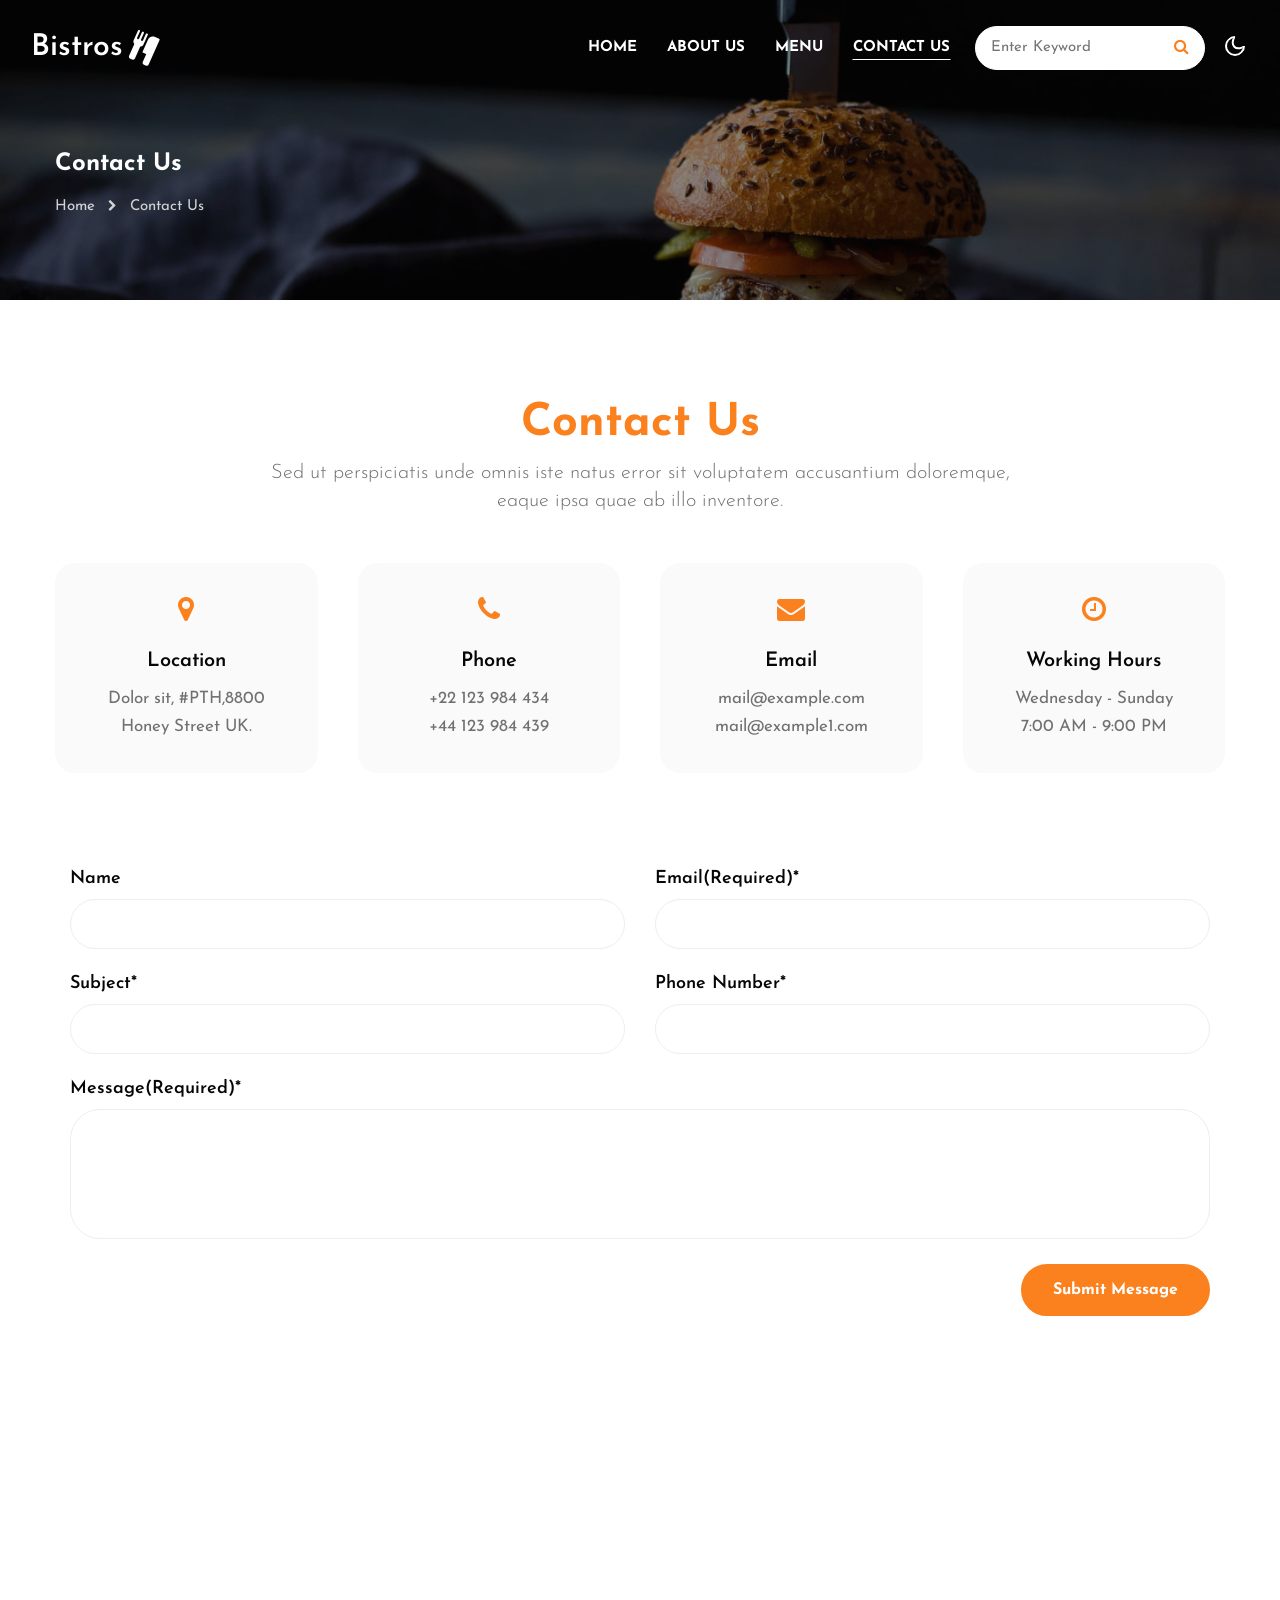
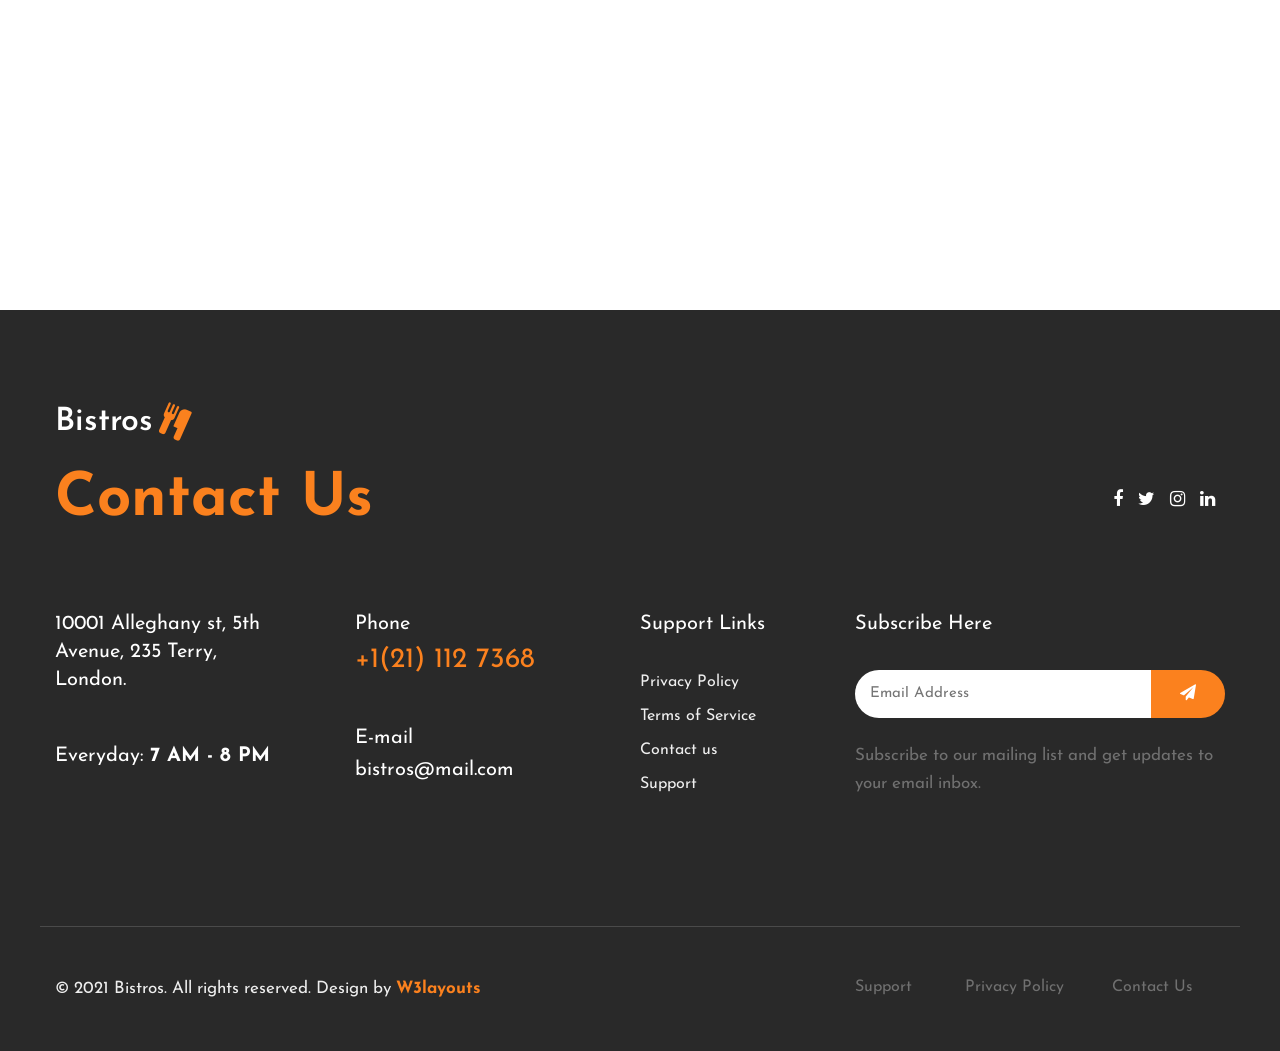
<file: src/Presentation/BistroWOnionArch.Presentation.WebUI/wwwroot/Template/contact.html>
<!--
Author: W3layouts
Author URL: http://w3layouts.com
-->
<!doctype html>
<html lang="en">

<head>
    <!-- Required meta tags -->
    <meta charset="utf-8">
    <meta name="viewport" content="width=device-width, initial-scale=1, shrink-to-fit=no">
    <title>Bistros - Restaurants Category Responsive Website Template - Contact : W3Layouts</title>
    <!-- google-fonts -->
    <link href="//fonts.googleapis.com/css2?family=Josefin+Sans:wght@100;200;300;400;500;600;700&display=swap"
        rel="stylesheet">
    <!-- //google-fonts -->
    <!-- Template CSS Style link -->
    <link rel="stylesheet" href="assets/css/style-starter.css">
</head>

<body>
    <!--header-->
    <header id="site-header" class="fixed-top">
        <div class="container-fluid">
            <nav class="navbar navbar-expand-lg stroke">
                <h1>
                    <a class="navbar-brand d-flex align-items-center" href="index.html">
                        Bistros <i class="fa fa-cutlery ml-2" aria-hidden="true"></i></a>
                </h1>
                <!-- if logo is image enable this   
    <a class="navbar-brand" href="#index.html">
        <img src="image-path" alt="Your logo" title="Your logo" style="height:35px;" />
    </a> -->
                <button class="navbar-toggler  collapsed bg-gradient" type="button" data-toggle="collapse"
                    data-target="#navbarTogglerDemo02" aria-controls="navbarTogglerDemo02" aria-expanded="false"
                    aria-label="Toggle navigation">
                    <span class="navbar-toggler-icon fa icon-expand fa-bars"></span>
                    <span class="navbar-toggler-icon fa icon-close fa-times"></span>
                </button>

                <div class="collapse navbar-collapse" id="navbarTogglerDemo02">
                    <ul class="navbar-nav ml-lg-auto">
                        <li class="nav-item">
                            <a class="nav-link" href="index.html">Home <span class="sr-only">(current)</span></a>
                        </li>
                        <li class="nav-item">
                            <a class="nav-link" href="about.html">About Us</a>
                        </li>
                        <li class="nav-item">
                            <a class="nav-link" href="menu.html">Menu</a>
                        </li>
                        <li class="nav-item active">
                            <a class="nav-link" href="contact.html">Contact Us</a>
                        </li>
                        <!-- search button -->
                        <div class="search-right">
                            <form action="#search" method="GET" class="search-box position-relative">
                                <div class="input-search">
                                    <input type="search" placeholder="Enter Keyword" name="search" required="required"
                                        autofocus="" class="search-popup">
                                </div>
                                <button type="submit" class="btn search-btn"><i class="fa fa-search"
                                        aria-hidden="true"></i></button>
                            </form>
                        </div>
                        <!-- //search button -->
                    </ul>
                </div>
                <!-- toggle switch for light and dark theme -->
                <div class="cont-ser-position">
                    <nav class="navigation">
                        <div class="theme-switch-wrapper">
                            <label class="theme-switch" for="checkbox">
                                <input type="checkbox" id="checkbox">
                                <div class="mode-container">
                                    <i class="gg-sun"></i>
                                    <i class="gg-moon"></i>
                                </div>
                            </label>
                        </div>
                    </nav>
                </div>
                <!-- //toggle switch for light and dark theme -->
            </nav>
        </div>
    </header>
    <!--//header-->

    <!-- inner banner -->
    <div class="inner-banner">
        <section class="w3l-breadcrumb">
            <div class="container">
                <h4 class="inner-text-title font-weight-bold text-white mb-sm-3 mb-2">Contact Us</h4>
                <ul class="breadcrumbs-custom-path">
                    <li><a href="index.html">Home</a></li>
                    <li class="active"><span class="fa fa-chevron-right mx-2" aria-hidden="true"></span> Contact Us</li>
                </ul>
            </div>
        </section>
    </div>
    <!-- //inner banner -->

    <!-- contact page -->
    <section class="w3l-contact-11 py-5" id="contact">
        <div class="container py-md-5 py-5">
            <div class="row justify-content-center text-center">
                <div class="col-md-8">
                    <div class="section-heading mb-sm-5 mb-4">
                        <h3 class="title-style mb-2">Contact Us</h3>
                        <p class="lead">
                            Sed ut perspiciatis unde omnis iste natus error sit voluptatem accusantium doloremque,
                            eaque ipsa quae ab illo inventore.
                        </p>
                    </div>
                </div>
            </div>
            <div class="d-grid contact section-gap">
                <div class="contact-info-left d-grid text-center">
                    <div class="contact-info">
                        <span class="fa fa-map-marker" aria-hidden="true"></span>
                        <h4>Location</h4>
                        <p>Dolor sit, #PTH,8800 Honey Street UK.</p>
                    </div>
                    <div class="contact-info">
                        <span class="fa fa-phone" aria-hidden="true"></span>
                        <h4>Phone</h4>
                        <p><a href="tel:+44 7834 857829">+22 123 984 434</a></p>
                        <p><a href="tel:+44 987 654 321">+44 123 984 439</a></p>
                    </div>
                    <div class="contact-info">
                        <span class="fa fa-envelope" aria-hidden="true"></span>
                        <h4>Email</h4>
                        <p><a href="mailto:mail@example.com" class="email">mail@example.com</a></p>
                        <p><a href="mailto:mail@example1.com" class="email">mail@example1.com</a></p>
                    </div>
                    <div class="contact-info">
                        <span class="fa fa-clock-o" aria-hidden="true"></span>
                        <h4>Working Hours</h4>
                        <p>Wednesday - Sunday</p>
                        <p>7:00 AM - 9:00 PM</p>
                    </div>
                </div>
            </div>
            <div class="form-41-mian mt-5 pt-lg-5 pt-md-4">
                <div class="container">
                    <div class="form-inner-cont">
                        <form action="https://sendmail.w3layouts.com/submitForm" method="post" class="signin-form">
                            <div class="row align-form-map">
                                <div class="col-sm-6 form-input">
                                    <label for="w3lName">Name</label>
                                    <input type="text" name="w3lName" id="w3lName" placeholder="" />
                                </div>
                                <div class="col-sm-6 form-input">
                                    <label for="w3lSender">Email(Required)*</label>
                                    <input type="email" name="w3lSender" id="w3lSender" placeholder="" required="" />
                                </div>
                                <div class="col-sm-6 form-input">
                                    <label for="w3lSender">Subject*</label>
                                    <input type="text" name="w3lSubect" placeholder="" class="contact-input">
                                </div>
                                <div class="col-sm-6 form-input">
                                    <label for="w3lSender">Phone Number*</label>
                                    <input type="number" name="w3lPhone" placeholder="" class="contact-input">
                                </div>
                            </div>
                            <div class="form-input">
                                <label for="w3lMessage">Message(Required)*</label>
                                <textarea placeholder="" name="w3lMessage" id="w3lMessage" required=""></textarea>
                            </div>
                            <div class="submit text-right">
                                <button type="submit" class="btn btn-style-white btn-style-primary">Submit
                                    Message</button>
                            </div>
                        </form>
                    </div>
                    <div class="map mt-5">
                        <iframe
                            src="https://www.google.com/maps/embed?pb=!1m18!1m12!1m3!1d11593.270381900502!2d1.625295237146618!3d43.412190703604765!2m3!1f0!2f0!3f0!3m2!1i1024!2i768!4f13.1!3m3!1m2!1s0x12aeec35b22ea25d%3A0xfdeadc6df532d0bf!2sLandon%2C%2031450%20Montesquieu-Lauragais%2C%20France!5e0!3m2!1sen!2sin!4v1611816123801!5m2!1sen!2sin"
                            frameborder="0" style="border:0" allowfullscreen></iframe>
                    </div>
                </div>
            </div>
        </div>
    </section>
    <!-- //contact page -->

    <!-- footer -->
    <footer class="w3l-footer-29-main">
        <div class="footer-29-w3l py-5">
            <div class="container pt-md-5 pt-4">
                <div class="w3l-footer-texthny-inf">
                    <h2>
                        <a class="d-flex align-items-center logo-2" href="index.html">
                            Bistros <i class="fa fa-cutlery ml-2" aria-hidden="true"></i></a>
                    </h2>
                    <div class="footer-list-cont d-flex align-items-center justify-content-between mt-md-5 mt-4 mb-5">
                        <h6 class="foot-sub-title">Contact Us</h6>

                        <div class="main-social-footer-29">
                            <a href="#facebook" class="facebook"><span class="fa fa-facebook"></span></a>
                            <a href="#twitter" class="twitter"><span class="fa fa-twitter"></span></a>
                            <a href="#instagram" class="instagram"><span class="fa fa-instagram"></span></a>
                            <a href="#linkedin" class="linkedin"><span class="fa fa-linkedin"></span></a>
                        </div>
                    </div>
                </div>
                <div class="row footer-top-29 mt-lg-5 mt-md-4 pt-md-5">
                    <div class="col-lg-3 col-sm-6">
                        <div class="address-grid">
                            <h5>10001 Alleghany st, 5th Avenue, 235 Terry, <br> London.</h5>
                            <h5 class="mt-sm-5 mt-4">Everyday: <span> 7 AM - 8 PM</span></h5>
                        </div>
                    </div>
                    <div class="col-lg-3 col-sm-6 mt-sm-0 mt-4">
                        <div class="address-grid">
                            <h5>Phone</h5>
                            <h5 class="phone-number-text mt-2"><a href="tel:+1(21) 234 4567">+1(21) 112 7368</a></h5>
                        </div>
                        <div class="address-grid mt-sm-5 mt-4">
                            <h5>E-mail</h5>
                            <h5 class="email-cont-text mt-1"> <a href="mailto:bistros@mail.com"
                                    class="mail">bistros@mail.com</a></h5>
                        </div>
                    </div>
                    <div class="col-lg-2 col-md-6 col-sm-5 footer-list-menu pl-lg-0 mt-lg-0 mt-sm-5 mt-4">
                        <div class="address-grid">
                            <h5 class="mb-4 pb-lg-2">Support Links</h5>
                            <ul>
                                <li><a href="#privacy">Privacy Policy</a></li>
                                <li><a href="#terms"> Terms of Service</a></li>
                                <li><a href="contact.html">Contact us</a></li>
                                <li><a href="#support"> Support</a></li>
                            </ul>
                        </div>
                    </div>
                    <div class="address-grid col-lg-4 col-md-6 col-sm-7 mt-lg-0 mt-sm-5 mt-4 w3l-footer-16-main">
                        <h5>Subscribe Here</h5>
                        <form action="#" class="subscribe d-flex mt-4 pt-lg-2 mb-4" method="post">
                            <input type="email" name="email" placeholder="Email Address" required="">
                            <button><span class="fa fa-paper-plane" aria-hidden="true"></span></button>
                        </form>
                        <p>Subscribe to our mailing list and get updates to your email inbox.</p>
                    </div>
                </div>
                <!-- copyright -->
                <div class="w3l-copyright mt-lg-5 mt-sm-4 pt-md-4 pt-3">
                    <div class="row bottom-copies pt-md-5 pt-4 mt-md-5 mt-4">
                        <p class="col-lg-8 copy-footer-29">© 2021 Bistros. All rights reserved. Design by <a
                                href="https://w3layouts.com/" target="_blank">
                                W3layouts</a></p>

                        <div class="col-lg-4 footer-list-29 mt-lg-0 mt-md-4 mt-2">
                            <ul class="d-flex text-lg-right">
                                <li><a href="#support"> Support</a></li>
                                <li class="mx-lg-5 mx-md-4 mx-3"><a href="#privacy">Privacy Policy</a>
                                </li>
                                <li><a href="contact.html">Contact Us</a></li>
                            </ul>
                        </div>
                    </div>
                </div>
            </div>
        </div>
    </footer>
    <!-- //footer -->

    <!-- Js scripts -->
    <!-- move top -->
    <button onclick="topFunction()" id="movetop" title="Go to top">
        <span class="fa fa-level-up" aria-hidden="true"></span>
    </button>
    <script>
        // When the user scrolls down 20px from the top of the document, show the button
        window.onscroll = function () {
            scrollFunction()
        };

        function scrollFunction() {
            if (document.body.scrollTop > 20 || document.documentElement.scrollTop > 20) {
                document.getElementById("movetop").style.display = "block";
            } else {
                document.getElementById("movetop").style.display = "none";
            }
        }

        // When the user clicks on the button, scroll to the top of the document
        function topFunction() {
            document.body.scrollTop = 0;
            document.documentElement.scrollTop = 0;
        }
    </script>
    <!-- //move top -->

    <!-- common jquery plugin -->
    <script src="assets/js/jquery-3.3.1.min.js"></script>
    <!-- //common jquery plugin -->

    <!-- theme switch js (light and dark)-->
    <script src="assets/js/theme-change.js"></script>
    <script>
        function autoType(elementClass, typingSpeed) {
            var thhis = $(elementClass);
            thhis.css({
                "position": "relative",
                "display": "inline-block"
            });
            thhis.prepend('<div class="cursor" style="right: initial; left:0;"></div>');
            thhis = thhis.find(".text-js");
            var text = thhis.text().trim().split('');
            var amntOfChars = text.length;
            var newString = "";
            thhis.text("|");
            setTimeout(function () {
                thhis.css("opacity", 1);
                thhis.prev().removeAttr("style");
                thhis.text("");
                for (var i = 0; i < amntOfChars; i++) {
                    (function (i, char) {
                        setTimeout(function () {
                            newString += char;
                            thhis.text(newString);
                        }, i * typingSpeed);
                    })(i + 1, text[i]);
                }
            }, 1500);
        }

        $(document).ready(function () {
            // Now to start autoTyping just call the autoType function with the 
            // class of outer div
            // The second paramter is the speed between each letter is typed.   
            autoType(".type-js", 200);
        });
    </script>
    <!-- //theme switch js (light and dark)-->

    <!-- MENU-JS -->
    <script>
        $(window).on("scroll", function () {
            var scroll = $(window).scrollTop();

            if (scroll >= 80) {
                $("#site-header").addClass("nav-fixed");
            } else {
                $("#site-header").removeClass("nav-fixed");
            }
        });

        //Main navigation Active Class Add Remove
        $(".navbar-toggler").on("click", function () {
            $("header").toggleClass("active");
        });
        $(document).on("ready", function () {
            if ($(window).width() > 991) {
                $("header").removeClass("active");
            }
            $(window).on("resize", function () {
                if ($(window).width() > 991) {
                    $("header").removeClass("active");
                }
            });
        });
    </script>
    <!-- //MENU-JS -->

    <!-- disable body scroll which navbar is in active -->
    <script>
        $(function () {
            $('.navbar-toggler').click(function () {
                $('body').toggleClass('noscroll');
            })
        });
    </script>
    <!-- //disable body scroll which navbar is in active -->

    <!--bootstrap-->
    <script src="assets/js/bootstrap.min.js"></script>
    <!-- //bootstrap-->
    <!-- //Js scripts -->
</body>

</html>
</file>
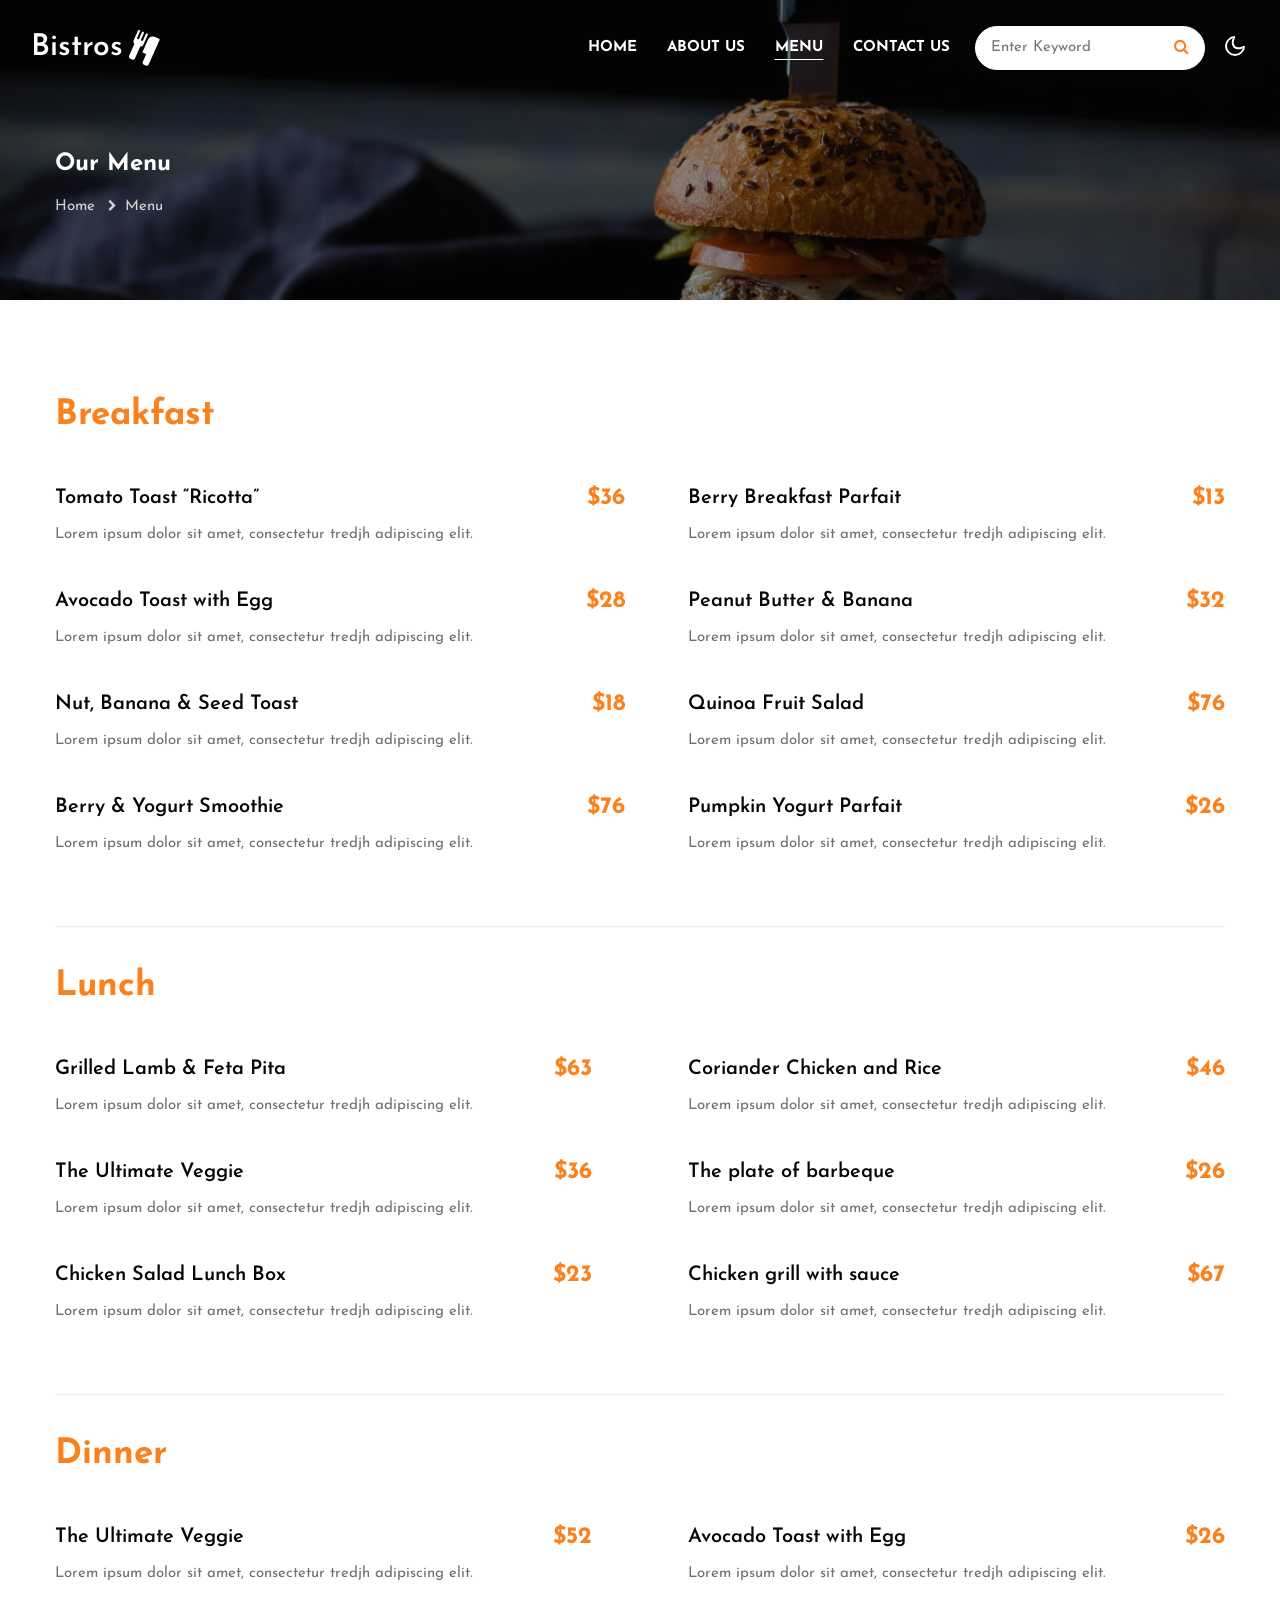
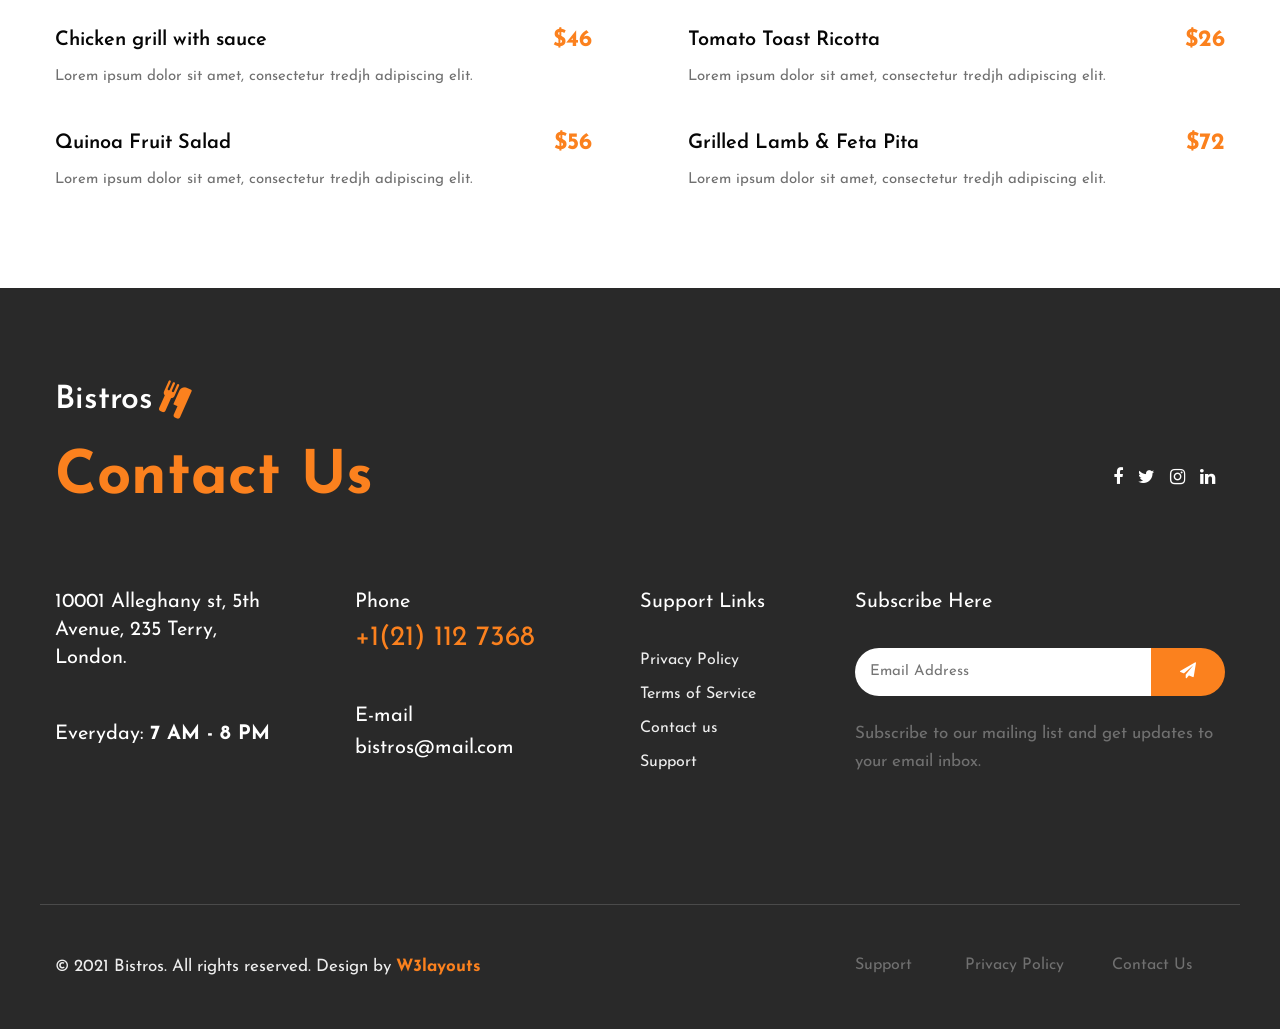
<file: src/Presentation/BistroWOnionArch.Presentation.WebUI/wwwroot/Template/menu.html>
<!--
Author: W3layouts
Author URL: http://w3layouts.com
-->
<!doctype html>
<html lang="en">

<head>
    <!-- Required meta tags -->
    <meta charset="utf-8">
    <meta name="viewport" content="width=device-width, initial-scale=1, shrink-to-fit=no">
    <title>Bistros - Restaurants Category Responsive Website Template - Menu : W3Layouts</title>
    <!-- google-fonts -->
    <link href="//fonts.googleapis.com/css2?family=Josefin+Sans:wght@100;200;300;400;500;600;700&display=swap"
        rel="stylesheet">
    <!-- //google-fonts -->
    <!-- Template CSS Style link -->
    <link rel="stylesheet" href="assets/css/style-starter.css">
</head>

<body>
    <!--header-->
    <header id="site-header" class="fixed-top">
        <div class="container-fluid">
            <nav class="navbar navbar-expand-lg stroke">
                <h1>
                    <a class="navbar-brand d-flex align-items-center" href="index.html">
                        Bistros <i class="fa fa-cutlery ml-2" aria-hidden="true"></i></a>
                </h1>
                <!-- if logo is image enable this   
    <a class="navbar-brand" href="#index.html">
        <img src="image-path" alt="Your logo" title="Your logo" style="height:35px;" />
    </a> -->
                <button class="navbar-toggler  collapsed bg-gradient" type="button" data-toggle="collapse"
                    data-target="#navbarTogglerDemo02" aria-controls="navbarTogglerDemo02" aria-expanded="false"
                    aria-label="Toggle navigation">
                    <span class="navbar-toggler-icon fa icon-expand fa-bars"></span>
                    <span class="navbar-toggler-icon fa icon-close fa-times"></span>
                </button>

                <div class="collapse navbar-collapse" id="navbarTogglerDemo02">
                    <ul class="navbar-nav ml-lg-auto">
                        <li class="nav-item">
                            <a class="nav-link" href="index.html">Home <span class="sr-only">(current)</span></a>
                        </li>
                        <li class="nav-item">
                            <a class="nav-link" href="about.html">About Us</a>
                        </li>
                        <li class="nav-item active">
                            <a class="nav-link" href="menu.html">Menu</a>
                        </li>
                        <li class="nav-item">
                            <a class="nav-link" href="contact.html">Contact Us</a>
                        </li>
                        <!-- search button -->
                        <div class="search-right">
                            <form action="#search" method="GET" class="search-box position-relative">
                                <div class="input-search">
                                    <input type="search" placeholder="Enter Keyword" name="search" required="required"
                                        autofocus="" class="search-popup">
                                </div>
                                <button type="submit" class="btn search-btn"><i class="fa fa-search"
                                        aria-hidden="true"></i></button>
                            </form>
                        </div>
                        <!-- //search button -->
                    </ul>
                </div>
                <!-- toggle switch for light and dark theme -->
                <div class="cont-ser-position">
                    <nav class="navigation">
                        <div class="theme-switch-wrapper">
                            <label class="theme-switch" for="checkbox">
                                <input type="checkbox" id="checkbox">
                                <div class="mode-container">
                                    <i class="gg-sun"></i>
                                    <i class="gg-moon"></i>
                                </div>
                            </label>
                        </div>
                    </nav>
                </div>
                <!-- //toggle switch for light and dark theme -->
            </nav>
        </div>
    </header>
    <!--//header-->

    <!-- inner banner -->
    <div class="inner-banner">
        <div class="w3l-breadcrumb">
            <div class="container">
                <h4 class="inner-text-title font-weight-bold text-white mb-sm-3 mb-2">Our Menu</h4>
                <ul class="breadcrumbs-custom-path">
                    <li><a href="index.html">Home</a></li>
                    <li class="active"><span class="fa fa-chevron-right mx-2" aria-hidden="true"></span>Menu</li>
                </ul>
            </div>
        </div>
    </div>
    <!-- //inner banner -->

    <!-- menu -->
    <div class="menu-w3ls py-5" id="menu">
        <div class="container py-md-5 py-4">
            <h3 class="title-big mb-2">Breakfast</h3>
            <div class="row menu-body">
                <!-- Section starts: Breakfast -->
                <div class="col-lg-6 menu-section">
                    <!-- Item starts -->
                    <div class="menu-item">
                        <div class="row no-gutters">
                            <div class="col-9 menu-item-name">
                                <h6>Tomato Toast “Ricotta”</h6>
                            </div>
                            <div class="col-3 menu-item-price text-right">
                                <h6>$36</h6>
                            </div>
                        </div>
                        <div class="menu-item-description">
                            <p>Lorem ipsum dolor sit amet, consectetur tredjh adipiscing elit.</p>
                        </div>
                    </div>
                    <!-- Item ends -->
                    <!-- Item starts -->
                    <div class="menu-item">
                        <div class="row no-gutters">
                            <div class="col-9 menu-item-name">
                                <h6>Avocado Toast with Egg</h6>
                            </div>
                            <div class="col-3 menu-item-price text-right">
                                <h6>$28</h6>
                            </div>
                        </div>
                        <div class="menu-item-description">
                            <p>Lorem ipsum dolor sit amet, consectetur tredjh adipiscing elit.</p>
                        </div>
                    </div>
                    <!-- Item ends -->
                    <!-- Item starts -->
                    <div class="menu-item">
                        <div class="row no-gutters">
                            <div class="col-9 menu-item-name">
                                <h6>Nut, Banana & Seed Toast</h6>
                            </div>
                            <div class="col-3 menu-item-price text-right">
                                <h6>$18</h6>
                            </div>
                        </div>
                        <div class="menu-item-description">
                            <p>Lorem ipsum dolor sit amet, consectetur tredjh adipiscing elit.</p>
                        </div>
                    </div>
                    <!-- Item ends -->
                    <!-- Item starts -->
                    <div class="menu-item">
                        <div class="row no-gutters">
                            <div class="col-9 menu-item-name">
                                <h6>Berry & Yogurt Smoothie</h6>
                            </div>
                            <div class="col-3 menu-item-price text-right">
                                <h6>$76</h6>
                            </div>
                        </div>
                        <div class="menu-item-description">
                            <p>Lorem ipsum dolor sit amet, consectetur tredjh adipiscing elit.</p>
                        </div>
                    </div>
                    <!-- Item ends -->
                </div>
                <!-- Section ends: Breakfast -->

                <!-- Section starts: Breakfast -->
                <div class="col-lg-6 menu-section pl-lg-5">
                    <!-- Item starts -->
                    <div class="menu-item">
                        <div class="row no-gutters">
                            <div class="col-9 menu-item-name">
                                <h6>Berry Breakfast Parfait</h6>
                            </div>
                            <div class="col-3 menu-item-price text-right">
                                <h6>$13</h6>
                            </div>
                        </div>
                        <div class="menu-item-description">
                            <p>Lorem ipsum dolor sit amet, consectetur tredjh adipiscing elit.</p>
                        </div>
                    </div>
                    <!-- Item ends -->
                    <!-- Item starts -->
                    <div class="menu-item">
                        <div class="row no-gutters">
                            <div class="col-9 menu-item-name">
                                <h6>Peanut Butter & Banana</h6>
                            </div>
                            <div class="col-3 menu-item-price text-right">
                                <h6>$32</h6>
                            </div>
                        </div>
                        <div class="menu-item-description">
                            <p>Lorem ipsum dolor sit amet, consectetur tredjh adipiscing elit.</p>
                        </div>
                    </div>
                    <!-- Item ends -->
                    <!-- Item starts -->
                    <div class="menu-item">
                        <div class="row no-gutters">
                            <div class="col-9 menu-item-name">
                                <h6>Quinoa Fruit Salad</h6>
                            </div>
                            <div class="col-3 menu-item-price text-right">
                                <h6>$76</h6>
                            </div>
                        </div>
                        <div class="menu-item-description">
                            <p>Lorem ipsum dolor sit amet, consectetur tredjh adipiscing elit.</p>
                        </div>
                    </div>
                    <!-- Item ends -->
                    <!-- Item starts -->
                    <div class="menu-item">
                        <div class="row no-gutters">
                            <div class="col-9 menu-item-name">
                                <h6>Pumpkin Yogurt Parfait</h6>
                            </div>
                            <div class="col-3 menu-item-price text-right">
                                <h6>$26</h6>
                            </div>
                        </div>
                        <div class="menu-item-description">
                            <p>Lorem ipsum dolor sit amet, consectetur tredjh adipiscing elit.</p>
                        </div>
                    </div>
                    <!-- Item ends -->
                </div>
                <!-- Section ends: Breakfast -->
            </div>

            <div class="another-sec">
                <h3 class="title-big mb-2">Lunch</h3>
                <div class="row menu-body">
                    <!-- Section starts: Lunch -->
                    <div class="col-lg-6 menu-section pr-lg-5">
                        <!-- Item starts -->
                        <div class="menu-item">
                            <div class="row no-gutters">
                                <div class="col-9 menu-item-name">
                                    <h6>Grilled Lamb & Feta Pita</h6>
                                </div>
                                <div class="col-3 menu-item-price text-right">
                                    <h6>$63</h6>
                                </div>
                            </div>
                            <div class="menu-item-description">
                                <p>Lorem ipsum dolor sit amet, consectetur tredjh adipiscing elit.</p>
                            </div>
                        </div>
                        <!-- Item ends -->
                        <!-- Item starts -->
                        <div class="menu-item">
                            <div class="row no-gutters">
                                <div class="col-9 menu-item-name">
                                    <h6>The Ultimate Veggie</h6>
                                </div>
                                <div class="col-3 menu-item-price text-right">
                                    <h6>$36</h6>
                                </div>
                            </div>
                            <div class="menu-item-description">
                                <p>Lorem ipsum dolor sit amet, consectetur tredjh adipiscing elit.</p>
                            </div>
                        </div>
                        <!-- Item ends -->
                        <!-- Item starts -->
                        <div class="menu-item">
                            <div class="row no-gutters">
                                <div class="col-9 menu-item-name">
                                    <h6>Chicken Salad Lunch Box</h6>
                                </div>
                                <div class="col-3 menu-item-price text-right">
                                    <h6>$23</h6>
                                </div>
                            </div>
                            <div class="menu-item-description">
                                <p>Lorem ipsum dolor sit amet, consectetur tredjh adipiscing elit.</p>
                            </div>
                        </div>
                        <!-- Item ends -->
                    </div>
                    <!-- Section ends: Lunch -->

                    <!-- Section starts: Lunch -->
                    <div class="col-lg-6 menu-section pl-lg-5">
                        <!-- Item starts -->
                        <div class="menu-item">
                            <div class="row no-gutters">
                                <div class="col-9 menu-item-name">
                                    <h6>Coriander Chicken and Rice</h6>
                                </div>
                                <div class="col-3 menu-item-price text-right">
                                    <h6>$46</h6>
                                </div>
                            </div>
                            <div class="menu-item-description">
                                <p>Lorem ipsum dolor sit amet, consectetur tredjh adipiscing elit.</p>
                            </div>
                        </div>
                        <!-- Item ends -->
                        <!-- Item starts -->
                        <div class="menu-item">
                            <div class="row no-gutters">
                                <div class="col-9 menu-item-name">
                                    <h6>The plate of barbeque</h6>
                                </div>
                                <div class="col-3 menu-item-price text-right">
                                    <h6>$26</h6>
                                </div>
                            </div>
                            <div class="menu-item-description">
                                <p>Lorem ipsum dolor sit amet, consectetur tredjh adipiscing elit.</p>
                            </div>
                        </div>
                        <!-- Item ends -->
                        <!-- Item starts -->
                        <div class="menu-item">
                            <div class="row no-gutters">
                                <div class="col-9 menu-item-name">
                                    <h6>Chicken grill with sauce</h6>
                                </div>
                                <div class="col-3 menu-item-price text-right">
                                    <h6>$67</h6>
                                </div>
                            </div>
                            <div class="menu-item-description">
                                <p>Lorem ipsum dolor sit amet, consectetur tredjh adipiscing elit.</p>
                            </div>
                        </div>
                        <!-- Item ends -->
                    </div>
                    <!-- Section ends: Lunch -->
                </div>
            </div>

            <div class="another-sec">
                <h3 class="title-big mb-2">Dinner</h3>
                <div class="row menu-body">
                    <!-- Section starts: Dinner -->
                    <div class="col-lg-6 menu-section pr-lg-5">
                        <!-- Item starts -->
                        <div class="menu-item">
                            <div class="row no-gutters">
                                <div class="col-9 menu-item-name">
                                    <h6>The Ultimate Veggie</h6>
                                </div>
                                <div class="col-3 menu-item-price text-right">
                                    <h6>$52</h6>
                                </div>
                            </div>
                            <div class="menu-item-description">
                                <p>Lorem ipsum dolor sit amet, consectetur tredjh adipiscing elit.</p>
                            </div>
                        </div>
                        <!-- Item ends -->
                        <!-- Item starts -->
                        <div class="menu-item">
                            <div class="row no-gutters">
                                <div class="col-9 menu-item-name">
                                    <h6>Chicken grill with sauce</h6>
                                </div>
                                <div class="col-3 menu-item-price text-right">
                                    <h6>$46</h6>
                                </div>
                            </div>
                            <div class="menu-item-description">
                                <p>Lorem ipsum dolor sit amet, consectetur tredjh adipiscing elit.</p>
                            </div>
                        </div>
                        <!-- Item ends -->
                        <!-- Item starts -->
                        <div class="menu-item">
                            <div class="row no-gutters">
                                <div class="col-9 menu-item-name">
                                    <h6>Quinoa Fruit Salad</h6>
                                </div>
                                <div class="col-3 menu-item-price text-right">
                                    <h6>$56</h6>
                                </div>
                            </div>
                            <div class="menu-item-description">
                                <p>Lorem ipsum dolor sit amet, consectetur tredjh adipiscing elit.</p>
                            </div>
                        </div>
                        <!-- Item ends -->
                    </div>
                    <!-- Section ends: Dinner -->

                    <!-- Section starts: Dinner -->
                    <div class="col-lg-6 menu-section pl-lg-5">
                        <!-- Item starts -->
                        <div class="menu-item">
                            <div class="row no-gutters">
                                <div class="col-9 menu-item-name">
                                    <h6>Avocado Toast with Egg</h6>
                                </div>
                                <div class="col-3 menu-item-price text-right">
                                    <h6>$26</h6>
                                </div>
                            </div>
                            <div class="menu-item-description">
                                <p>Lorem ipsum dolor sit amet, consectetur tredjh adipiscing elit.</p>
                            </div>
                        </div>
                        <!-- Item ends -->
                        <!-- Item starts -->
                        <div class="menu-item">
                            <div class="row no-gutters">
                                <div class="col-9 menu-item-name">
                                    <h6>Tomato Toast Ricotta</h6>
                                </div>
                                <div class="col-3 menu-item-price text-right">
                                    <h6>$26</h6>
                                </div>
                            </div>
                            <div class="menu-item-description">
                                <p>Lorem ipsum dolor sit amet, consectetur tredjh adipiscing elit.</p>
                            </div>
                        </div>
                        <!-- Item ends -->
                        <!-- Item starts -->
                        <div class="menu-item">
                            <div class="row no-gutters">
                                <div class="col-9 menu-item-name">
                                    <h6>Grilled Lamb & Feta Pita</h6>
                                </div>
                                <div class="col-3 menu-item-price text-right">
                                    <h6>$72</h6>
                                </div>
                            </div>
                            <div class="menu-item-description">
                                <p>Lorem ipsum dolor sit amet, consectetur tredjh adipiscing elit.</p>
                            </div>
                        </div>
                        <!-- Item ends -->
                    </div>
                    <!-- Section ends: Dinner -->
                </div>
            </div>
        </div>
    </div>
    <!-- //menu -->

    <!-- footer -->
    <footer class="w3l-footer-29-main">
        <div class="footer-29-w3l py-5">
            <div class="container pt-md-5 pt-4">
                <div class="w3l-footer-texthny-inf">
                    <h2>
                        <a class="d-flex align-items-center logo-2" href="index.html">
                            Bistros <i class="fa fa-cutlery ml-2" aria-hidden="true"></i></a>
                    </h2>
                    <div class="footer-list-cont d-flex align-items-center justify-content-between mt-md-5 mt-4 mb-5">
                        <h6 class="foot-sub-title">Contact Us</h6>

                        <div class="main-social-footer-29">
                            <a href="#facebook" class="facebook"><span class="fa fa-facebook"></span></a>
                            <a href="#twitter" class="twitter"><span class="fa fa-twitter"></span></a>
                            <a href="#instagram" class="instagram"><span class="fa fa-instagram"></span></a>
                            <a href="#linkedin" class="linkedin"><span class="fa fa-linkedin"></span></a>
                        </div>
                    </div>
                </div>
                <div class="row footer-top-29 mt-lg-5 mt-md-4 pt-md-5">
                    <div class="col-lg-3 col-sm-6">
                        <div class="address-grid">
                            <h5>10001 Alleghany st, 5th Avenue, 235 Terry, <br> London.</h5>
                            <h5 class="mt-sm-5 mt-4">Everyday: <span> 7 AM - 8 PM</span></h5>
                        </div>
                    </div>
                    <div class="col-lg-3 col-sm-6 mt-sm-0 mt-4">
                        <div class="address-grid">
                            <h5>Phone</h5>
                            <h5 class="phone-number-text mt-2"><a href="tel:+1(21) 234 4567">+1(21) 112 7368</a></h5>
                        </div>
                        <div class="address-grid mt-sm-5 mt-4">
                            <h5>E-mail</h5>
                            <h5 class="email-cont-text mt-1"> <a href="mailto:bistros@mail.com"
                                    class="mail">bistros@mail.com</a></h5>
                        </div>
                    </div>
                    <div class="col-lg-2 col-md-6 col-sm-5 footer-list-menu pl-lg-0 mt-lg-0 mt-sm-5 mt-4">
                        <div class="address-grid">
                            <h5 class="mb-4 pb-lg-2">Support Links</h5>
                            <ul>
                                <li><a href="#privacy">Privacy Policy</a></li>
                                <li><a href="#terms"> Terms of Service</a></li>
                                <li><a href="contact.html">Contact us</a></li>
                                <li><a href="#support"> Support</a></li>
                            </ul>
                        </div>
                    </div>
                    <div class="address-grid col-lg-4 col-md-6 col-sm-7 mt-lg-0 mt-sm-5 mt-4 w3l-footer-16-main">
                        <h5>Subscribe Here</h5>
                        <form action="#" class="subscribe d-flex mt-4 pt-lg-2 mb-4" method="post">
                            <input type="email" name="email" placeholder="Email Address" required="">
                            <button><span class="fa fa-paper-plane" aria-hidden="true"></span></button>
                        </form>
                        <p>Subscribe to our mailing list and get updates to your email inbox.</p>
                    </div>
                </div>
                <!-- copyright -->
                <div class="w3l-copyright mt-lg-5 mt-sm-4 pt-md-4 pt-3">
                    <div class="row bottom-copies pt-md-5 pt-4 mt-md-5 mt-4">
                        <p class="col-lg-8 copy-footer-29">© 2021 Bistros. All rights reserved. Design by <a
                                href="https://w3layouts.com/" target="_blank">
                                W3layouts</a></p>

                        <div class="col-lg-4 footer-list-29 mt-lg-0 mt-md-4 mt-2">
                            <ul class="d-flex text-lg-right">
                                <li><a href="#support"> Support</a></li>
                                <li class="mx-lg-5 mx-md-4 mx-3"><a href="#privacy">Privacy Policy</a>
                                </li>
                                <li><a href="contact.html">Contact Us</a></li>
                            </ul>
                        </div>
                    </div>
                </div>
            </div>
        </div>
    </footer>
    <!-- //footer -->

    <!-- Js scripts -->
    <!-- move top -->
    <button onclick="topFunction()" id="movetop" title="Go to top">
        <span class="fa fa-level-up" aria-hidden="true"></span>
    </button>
    <script>
        // When the user scrolls down 20px from the top of the document, show the button
        window.onscroll = function () {
            scrollFunction()
        };

        function scrollFunction() {
            if (document.body.scrollTop > 20 || document.documentElement.scrollTop > 20) {
                document.getElementById("movetop").style.display = "block";
            } else {
                document.getElementById("movetop").style.display = "none";
            }
        }

        // When the user clicks on the button, scroll to the top of the document
        function topFunction() {
            document.body.scrollTop = 0;
            document.documentElement.scrollTop = 0;
        }
    </script>
    <!-- //move top -->

    <!-- common jquery plugin -->
    <script src="assets/js/jquery-3.3.1.min.js"></script>
    <!-- //common jquery plugin -->

    <!-- theme switch js (light and dark)-->
    <script src="assets/js/theme-change.js"></script>
    <script>
        function autoType(elementClass, typingSpeed) {
            var thhis = $(elementClass);
            thhis.css({
                "position": "relative",
                "display": "inline-block"
            });
            thhis.prepend('<div class="cursor" style="right: initial; left:0;"></div>');
            thhis = thhis.find(".text-js");
            var text = thhis.text().trim().split('');
            var amntOfChars = text.length;
            var newString = "";
            thhis.text("|");
            setTimeout(function () {
                thhis.css("opacity", 1);
                thhis.prev().removeAttr("style");
                thhis.text("");
                for (var i = 0; i < amntOfChars; i++) {
                    (function (i, char) {
                        setTimeout(function () {
                            newString += char;
                            thhis.text(newString);
                        }, i * typingSpeed);
                    })(i + 1, text[i]);
                }
            }, 1500);
        }

        $(document).ready(function () {
            // Now to start autoTyping just call the autoType function with the 
            // class of outer div
            // The second paramter is the speed between each letter is typed.   
            autoType(".type-js", 200);
        });
    </script>
    <!-- //theme switch js (light and dark)-->

    <!-- MENU-JS -->
    <script>
        $(window).on("scroll", function () {
            var scroll = $(window).scrollTop();

            if (scroll >= 80) {
                $("#site-header").addClass("nav-fixed");
            } else {
                $("#site-header").removeClass("nav-fixed");
            }
        });

        //Main navigation Active Class Add Remove
        $(".navbar-toggler").on("click", function () {
            $("header").toggleClass("active");
        });
        $(document).on("ready", function () {
            if ($(window).width() > 991) {
                $("header").removeClass("active");
            }
            $(window).on("resize", function () {
                if ($(window).width() > 991) {
                    $("header").removeClass("active");
                }
            });
        });
    </script>
    <!-- //MENU-JS -->

    <!-- disable body scroll which navbar is in active -->
    <script>
        $(function () {
            $('.navbar-toggler').click(function () {
                $('body').toggleClass('noscroll');
            })
        });
    </script>
    <!-- //disable body scroll which navbar is in active -->

    <!--bootstrap-->
    <script src="assets/js/bootstrap.min.js"></script>
    <!-- //bootstrap-->
    <!-- //Js scripts -->
</body>

</html>
</file>
<file: src/Presentation/BistroWOnionArch.Presentation.WebUI/wwwroot/Template/assets/css/style-starter.css>
@charset "UTF-8";

/*--
Author: W3layouts
Author URL: http://w3layouts.com
--*/
/*!
 * Bootstrap v4.4.1 (https://getbootstrap.com/)
 * Copyright 2011-2019 The Bootstrap Authors
 * Copyright 2011-2019 Twitter, Inc.
 * Licensed under MIT (https://github.com/twbs/bootstrap/blob/master/LICENSE)
 */
:root {
  --blue: #007bff;
  --indigo: #6610f2;
  --purple: #6f42c1;
  --pink: #e83e8c;
  --red: #dc3545;
  --orange: #fd7e14;
  --yellow: #ffc107;
  --green: #28a745;
  --teal: #20c997;
  --cyan: #17a2b8;
  --white: #fff;
  --gray: #6c757d;
  --gray-dark: #343a40;
  --primary: #ff4c4c;
  --secondary: #e71d36;
  --success: #28a745;
  --info: #17a2b8;
  --warning: #ffc107;
  --danger: #dc3545;
  --light: #f8f9fa;
  --dark: #343a40;
  --breakpoint-xs: 0;
  --breakpoint-sm: 576px;
  --breakpoint-md: 768px;
  --breakpoint-lg: 992px;
  --breakpoint-xl: 1200px;
  --font-family-sans-serif: -apple-system, BlinkMacSystemFont, "Segoe UI", Roboto, "Helvetica Neue", Arial, "Noto Sans", sans-serif, "Apple Color Emoji", "Segoe UI Emoji", "Segoe UI Symbol", "Noto Color Emoji";
  --font-family-monospace: SFMono-Regular, Menlo, Monaco, Consolas, "Liberation Mono", "Courier New", monospace;
}

*,
*::before,
*::after {
  box-sizing: border-box;
}

html {
  font-family: sans-serif;
  line-height: 1.15;
  -webkit-text-size-adjust: 100%;
  -webkit-tap-highlight-color: rgba(0, 0, 0, 0);
}

article,
aside,
figcaption,
figure,
footer,
header,
hgroup,
main,
nav,
section {
  display: block;
}

body {
  margin: 0;
  font-family: -apple-system, BlinkMacSystemFont, "Segoe UI", Roboto, "Helvetica Neue", Arial, "Noto Sans", sans-serif, "Apple Color Emoji", "Segoe UI Emoji", "Segoe UI Symbol", "Noto Color Emoji";
  font-size: 1rem;
  font-weight: 400;
  line-height: 1.5;
  color: #212529;
  text-align: left;
  background-color: #fff;
}

[tabindex="-1"]:focus:not(:focus-visible) {
  outline: 0 !important;
}

hr {
  box-sizing: content-box;
  height: 0;
  overflow: visible;
}

h1,
h2,
h3,
h4,
h5,
h6 {
  margin-top: 0;
  margin-bottom: 0.5rem;
}

p {
  margin-top: 0;
  margin-bottom: 1rem;
}

abbr[title],
abbr[data-original-title] {
  text-decoration: underline;
  -webkit-text-decoration: underline dotted;
  text-decoration: underline dotted;
  cursor: help;
  border-bottom: 0;
  -webkit-text-decoration-skip-ink: none;
  text-decoration-skip-ink: none;
}

address {
  margin-bottom: 1rem;
  font-style: normal;
  line-height: inherit;
}

ol,
ul,
dl {
  margin-top: 0;
  margin-bottom: 1rem;
}

ol ol,
ul ul,
ol ul,
ul ol {
  margin-bottom: 0;
}

dt {
  font-weight: 600;
}

dd {
  margin-bottom: .5rem;
  margin-left: 0;
}

blockquote {
  margin: 0 0 1rem;
}

b,
strong {
  font-weight: bolder;
}

small {
  font-size: 80%;
}

sub,
sup {
  position: relative;
  font-size: 75%;
  line-height: 0;
  vertical-align: baseline;
}

sub {
  bottom: -.25em;
}

sup {
  top: -.5em;
}

a {
  color: var(--font-color);
  text-decoration: none;
  background-color: transparent;
}

a:hover {
  color: var(--primary-color);
  text-decoration: underline;
}

a,
a:hover,
button,
button:hover {
  text-decoration: none;
  transition: .5s all;
  -moz-transition: .5s all;
}

a:not([href]) {
  color: inherit;
  text-decoration: none;
}

a:not([href]):hover {
  color: inherit;
  text-decoration: none;
}

pre,
code,
kbd,
samp {
  font-family: SFMono-Regular, Menlo, Monaco, Consolas, "Liberation Mono", "Courier New", monospace;
  font-size: 1em;
}

pre {
  margin-top: 0;
  margin-bottom: 1rem;
  overflow: auto;
}

figure {
  margin: 0 0 1rem;
}

img {
  vertical-align: middle;
  border-style: none;
}

svg {
  overflow: hidden;
  vertical-align: middle;
}

table {
  border-collapse: collapse;
}

caption {
  padding-top: 0.75rem;
  padding-bottom: 0.75rem;
  color: #6c757d;
  text-align: left;
  caption-side: bottom;
}

th {
  text-align: inherit;
}

label {
  display: inline-block;
  margin-bottom: 0.5rem;
}

button {
  border-radius: 0;
}

button:focus {
  outline: 1px dotted;
  outline: 5px auto -webkit-focus-ring-color;
}

input,
button,
select,
optgroup,
textarea {
  margin: 0;
  font-family: inherit;
  font-size: inherit;
  line-height: inherit;
}

button,
input {
  overflow: visible;
}

button,
select {
  text-transform: none;
}

select {
  word-wrap: normal;
}

button,
[type="button"],
[type="reset"],
[type="submit"] {
  -webkit-appearance: button;
}

button:not(:disabled),
[type="button"]:not(:disabled),
[type="reset"]:not(:disabled),
[type="submit"]:not(:disabled) {
  cursor: pointer;
}

button::-moz-focus-inner,
[type="button"]::-moz-focus-inner,
[type="reset"]::-moz-focus-inner,
[type="submit"]::-moz-focus-inner {
  padding: 0;
  border-style: none;
}

input[type="radio"],
input[type="checkbox"] {
  box-sizing: border-box;
  padding: 0;
}

input[type="date"],
input[type="time"],
input[type="datetime-local"],
input[type="month"] {
  -webkit-appearance: listbox;
}

textarea {
  overflow: auto;
  resize: vertical;
}

fieldset {
  min-width: 0;
  padding: 0;
  margin: 0;
  border: 0;
}

legend {
  display: block;
  width: 100%;
  max-width: 100%;
  padding: 0;
  margin-bottom: .5rem;
  font-size: 1.5rem;
  line-height: inherit;
  color: inherit;
  white-space: normal;
}

@media (max-width: 1200px) {
  legend {
    font-size: calc(1.275rem + 0.3vw);
  }
}

progress {
  vertical-align: baseline;
}

[type="number"]::-webkit-inner-spin-button,
[type="number"]::-webkit-outer-spin-button {
  height: auto;
}

[type="search"] {
  outline-offset: -2px;
  -webkit-appearance: none;
}

[type="search"]::-webkit-search-decoration {
  -webkit-appearance: none;
}

::-webkit-file-upload-button {
  font: inherit;
  -webkit-appearance: button;
}

output {
  display: inline-block;
}

summary {
  display: list-item;
  cursor: pointer;
}

template {
  display: none;
}

[hidden] {
  display: none !important;
}

h1,
h2,
h3,
h4,
h5,
h6,
.h1,
.h2,
.h3,
.h4,
.h5,
.h6 {
  margin-bottom: 0.5rem;
  font-weight: 400;
  line-height: 28px;
}

h1,
.h1 {
  font-size: 2.5rem;
}

@media (max-width: 1200px) {

  h1,
  .h1 {
    font-size: calc(1.375rem + 1.5vw);
  }
}

h2,
.h2 {
  font-size: 2rem;
}

@media (max-width: 1200px) {

  h2,
  .h2 {
    font-size: calc(1.325rem + 0.9vw);
  }
}

h3,
.h3 {
  font-size: 1.75rem;
}

@media (max-width: 1200px) {

  h3,
  .h3 {
    font-size: calc(1.3rem + 0.6vw);
  }
}

h4,
.h4 {
  font-size: 1.5rem;
}

@media (max-width: 1200px) {

  h4,
  .h4 {
    font-size: calc(1.275rem + 0.3vw);
  }
}

h5,
.h5 {
  font-size: 1.25rem;
}

h6,
.h6 {
  font-size: 1rem;
}

.lead {
  font-size: 1.25rem;
  font-weight: 300;
}

.display-1 {
  font-size: 6rem;
  font-weight: 300;
  line-height: 1.2;
}

@media (max-width: 1200px) {
  .display-1 {
    font-size: calc(1.725rem + 5.7vw);
  }
}

.display-2 {
  font-size: 5.5rem;
  font-weight: 300;
  line-height: 1.2;
}

@media (max-width: 1200px) {
  .display-2 {
    font-size: calc(1.675rem + 5.1vw);
  }
}

.display-3 {
  font-size: 4.5rem;
  font-weight: 300;
  line-height: 1.2;
}

@media (max-width: 1200px) {
  .display-3 {
    font-size: calc(1.575rem + 3.9vw);
  }
}

.display-4 {
  font-size: 3.5rem;
  font-weight: 300;
  line-height: 1.2;
}

@media (max-width: 1200px) {
  .display-4 {
    font-size: calc(1.475rem + 2.7vw);
  }
}

hr {
  margin-top: 1rem;
  margin-bottom: 1rem;
  border: 0;
  border-top: 1px solid rgba(0, 0, 0, 0.1);
}

small,
.small {
  font-size: 80%;
  font-weight: 400;
}

mark,
.mark {
  padding: 0.2em;
  background-color: #fcf8e3;
}

.list-unstyled {
  padding-left: 0;
  list-style: none;
}

.list-inline {
  padding-left: 0;
  list-style: none;
}

.list-inline-item {
  display: inline-block;
}

.list-inline-item:not(:last-child) {
  margin-right: 0.5rem;
}

.initialism {
  font-size: 90%;
  text-transform: uppercase;
}

.blockquote {
  margin-bottom: 1rem;
  font-size: 1.25rem;
}

.blockquote-footer {
  display: block;
  font-size: 80%;
  color: #6c757d;
}

.blockquote-footer::before {
  content: "\2014\00A0";
}

.img-fluid {
  max-width: 100%;
  height: auto;
}

.img-thumbnail {
  padding: 0.25rem;
  background-color: #fff;
  border: 1px solid #dee2e6;
  border-radius: 0.25rem;
  max-width: 100%;
  height: auto;
}

.figure {
  display: inline-block;
}

.figure-img {
  margin-bottom: 0.5rem;
  line-height: 1;
}

.figure-caption {
  font-size: 90%;
  color: #6c757d;
}

code {
  font-size: 87.5%;
  color: #e83e8c;
  word-wrap: break-word;
}

a>code {
  color: inherit;
}

kbd {
  padding: 0.2rem 0.4rem;
  font-size: 87.5%;
  color: #fff;
  background-color: #212529;
  border-radius: 0.2rem;
}

kbd kbd {
  padding: 0;
  font-size: 100%;
  font-weight: 600;
}

pre {
  display: block;
  font-size: 87.5%;
  color: #212529;
}

pre code {
  font-size: inherit;
  color: inherit;
  word-break: normal;
}

.pre-scrollable {
  max-height: 340px;
  overflow-y: scroll;
}

.container {
  width: 100%;
  padding-right: 15px;
  padding-left: 15px;
  margin-right: auto;
  margin-left: auto;
}

@media (min-width: 576px) {
  .container {
    max-width: 540px;
  }
}

@media (min-width: 768px) {
  .container {
    max-width: 720px;
  }
}

@media (min-width: 992px) {
  .container {
    max-width: 960px;
  }
}

@media (min-width: 1200px) {
  .container {
    max-width: 1140px;
  }
}

.container-fluid,
.container-sm,
.container-md,
.container-lg,
.container-xl {
  width: 100%;
  padding-right: 15px;
  padding-left: 15px;
  margin-right: auto;
  margin-left: auto;
}

@media (min-width: 576px) {

  .container,
  .container-sm {
    max-width: 540px;
  }
}

@media (min-width: 768px) {

  .container,
  .container-sm,
  .container-md {
    max-width: 720px;
  }
}

@media (min-width: 992px) {

  .container,
  .container-sm,
  .container-md,
  .container-lg {
    max-width: 960px;
  }
}

@media (min-width: 1200px) {

  .container,
  .container-sm,
  .container-md,
  .container-lg,
  .container-xl {
    max-width: 1140px;
  }
}

.row {
  display: flex;
  flex-wrap: wrap;
  margin-right: -15px;
  margin-left: -15px;
}

.no-gutters {
  margin-right: 0;
  margin-left: 0;
}

.no-gutters>.col,
.no-gutters>[class*="col-"] {
  padding-right: 0;
  padding-left: 0;
}

.col-1,
.col-2,
.col-3,
.col-4,
.col-5,
.col-6,
.col-7,
.col-8,
.col-9,
.col-10,
.col-11,
.col-12,
.col,
.col-auto,
.col-sm-1,
.col-sm-2,
.col-sm-3,
.col-sm-4,
.col-sm-5,
.col-sm-6,
.col-sm-7,
.col-sm-8,
.col-sm-9,
.col-sm-10,
.col-sm-11,
.col-sm-12,
.col-sm,
.col-sm-auto,
.col-md-1,
.col-md-2,
.col-md-3,
.col-md-4,
.col-md-5,
.col-md-6,
.col-md-7,
.col-md-8,
.col-md-9,
.col-md-10,
.col-md-11,
.col-md-12,
.col-md,
.col-md-auto,
.col-lg-1,
.col-lg-2,
.col-lg-3,
.col-lg-4,
.col-lg-5,
.col-lg-6,
.col-lg-7,
.col-lg-8,
.col-lg-9,
.col-lg-10,
.col-lg-11,
.col-lg-12,
.col-lg,
.col-lg-auto,
.col-xl-1,
.col-xl-2,
.col-xl-3,
.col-xl-4,
.col-xl-5,
.col-xl-6,
.col-xl-7,
.col-xl-8,
.col-xl-9,
.col-xl-10,
.col-xl-11,
.col-xl-12,
.col-xl,
.col-xl-auto {
  position: relative;
  width: 100%;
  padding-right: 15px;
  padding-left: 15px;
}

.col {
  flex-basis: 0;
  flex-grow: 1;
  max-width: 100%;
}

.row-cols-1>* {
  flex: 0 0 100%;
  max-width: 100%;
}

.row-cols-2>* {
  flex: 0 0 50%;
  max-width: 50%;
}

.row-cols-3>* {
  flex: 0 0 33.33333%;
  max-width: 33.33333%;
}

.row-cols-4>* {
  flex: 0 0 25%;
  max-width: 25%;
}

.row-cols-5>* {
  flex: 0 0 20%;
  max-width: 20%;
}

.row-cols-6>* {
  flex: 0 0 16.66667%;
  max-width: 16.66667%;
}

.col-auto {
  flex: 0 0 auto;
  width: auto;
  max-width: 100%;
}

.col-1 {
  flex: 0 0 8.33333%;
  max-width: 8.33333%;
}

.col-2 {
  flex: 0 0 16.66667%;
  max-width: 16.66667%;
}

.col-3 {
  flex: 0 0 25%;
  max-width: 25%;
}

.col-4 {
  flex: 0 0 33.33333%;
  max-width: 33.33333%;
}

.col-5 {
  flex: 0 0 41.66667%;
  max-width: 41.66667%;
}

.col-6 {
  flex: 0 0 50%;
  max-width: 50%;
}

.col-7 {
  flex: 0 0 58.33333%;
  max-width: 58.33333%;
}

.col-8 {
  flex: 0 0 66.66667%;
  max-width: 66.66667%;
}

.col-9 {
  flex: 0 0 75%;
  max-width: 75%;
}

.col-10 {
  flex: 0 0 83.33333%;
  max-width: 83.33333%;
}

.col-11 {
  flex: 0 0 91.66667%;
  max-width: 91.66667%;
}

.col-12 {
  flex: 0 0 100%;
  max-width: 100%;
}

.order-first {
  order: -1;
}

.order-last {
  order: 13;
}

.order-0 {
  order: 0;
}

.order-1 {
  order: 1;
}

.order-2 {
  order: 2;
}

.order-3 {
  order: 3;
}

.order-4 {
  order: 4;
}

.order-5 {
  order: 5;
}

.order-6 {
  order: 6;
}

.order-7 {
  order: 7;
}

.order-8 {
  order: 8;
}

.order-9 {
  order: 9;
}

.order-10 {
  order: 10;
}

.order-11 {
  order: 11;
}

.order-12 {
  order: 12;
}

.offset-1 {
  margin-left: 8.33333%;
}

.offset-2 {
  margin-left: 16.66667%;
}

.offset-3 {
  margin-left: 25%;
}

.offset-4 {
  margin-left: 33.33333%;
}

.offset-5 {
  margin-left: 41.66667%;
}

.offset-6 {
  margin-left: 50%;
}

.offset-7 {
  margin-left: 58.33333%;
}

.offset-8 {
  margin-left: 66.66667%;
}

.offset-9 {
  margin-left: 75%;
}

.offset-10 {
  margin-left: 83.33333%;
}

.offset-11 {
  margin-left: 91.66667%;
}

@media (min-width: 576px) {
  .col-sm {
    flex-basis: 0;
    flex-grow: 1;
    max-width: 100%;
  }

  .row-cols-sm-1>* {
    flex: 0 0 100%;
    max-width: 100%;
  }

  .row-cols-sm-2>* {
    flex: 0 0 50%;
    max-width: 50%;
  }

  .row-cols-sm-3>* {
    flex: 0 0 33.33333%;
    max-width: 33.33333%;
  }

  .row-cols-sm-4>* {
    flex: 0 0 25%;
    max-width: 25%;
  }

  .row-cols-sm-5>* {
    flex: 0 0 20%;
    max-width: 20%;
  }

  .row-cols-sm-6>* {
    flex: 0 0 16.66667%;
    max-width: 16.66667%;
  }

  .col-sm-auto {
    flex: 0 0 auto;
    width: auto;
    max-width: 100%;
  }

  .col-sm-1 {
    flex: 0 0 8.33333%;
    max-width: 8.33333%;
  }

  .col-sm-2 {
    flex: 0 0 16.66667%;
    max-width: 16.66667%;
  }

  .col-sm-3 {
    flex: 0 0 25%;
    max-width: 25%;
  }

  .col-sm-4 {
    flex: 0 0 33.33333%;
    max-width: 33.33333%;
  }

  .col-sm-5 {
    flex: 0 0 41.66667%;
    max-width: 41.66667%;
  }

  .col-sm-6 {
    flex: 0 0 50%;
    max-width: 50%;
  }

  .col-sm-7 {
    flex: 0 0 58.33333%;
    max-width: 58.33333%;
  }

  .col-sm-8 {
    flex: 0 0 66.66667%;
    max-width: 66.66667%;
  }

  .col-sm-9 {
    flex: 0 0 75%;
    max-width: 75%;
  }

  .col-sm-10 {
    flex: 0 0 83.33333%;
    max-width: 83.33333%;
  }

  .col-sm-11 {
    flex: 0 0 91.66667%;
    max-width: 91.66667%;
  }

  .col-sm-12 {
    flex: 0 0 100%;
    max-width: 100%;
  }

  .order-sm-first {
    order: -1;
  }

  .order-sm-last {
    order: 13;
  }

  .order-sm-0 {
    order: 0;
  }

  .order-sm-1 {
    order: 1;
  }

  .order-sm-2 {
    order: 2;
  }

  .order-sm-3 {
    order: 3;
  }

  .order-sm-4 {
    order: 4;
  }

  .order-sm-5 {
    order: 5;
  }

  .order-sm-6 {
    order: 6;
  }

  .order-sm-7 {
    order: 7;
  }

  .order-sm-8 {
    order: 8;
  }

  .order-sm-9 {
    order: 9;
  }

  .order-sm-10 {
    order: 10;
  }

  .order-sm-11 {
    order: 11;
  }

  .order-sm-12 {
    order: 12;
  }

  .offset-sm-0 {
    margin-left: 0;
  }

  .offset-sm-1 {
    margin-left: 8.33333%;
  }

  .offset-sm-2 {
    margin-left: 16.66667%;
  }

  .offset-sm-3 {
    margin-left: 25%;
  }

  .offset-sm-4 {
    margin-left: 33.33333%;
  }

  .offset-sm-5 {
    margin-left: 41.66667%;
  }

  .offset-sm-6 {
    margin-left: 50%;
  }

  .offset-sm-7 {
    margin-left: 58.33333%;
  }

  .offset-sm-8 {
    margin-left: 66.66667%;
  }

  .offset-sm-9 {
    margin-left: 75%;
  }

  .offset-sm-10 {
    margin-left: 83.33333%;
  }

  .offset-sm-11 {
    margin-left: 91.66667%;
  }
}

@media (min-width: 768px) {
  .col-md {
    flex-basis: 0;
    flex-grow: 1;
    max-width: 100%;
  }

  .row-cols-md-1>* {
    flex: 0 0 100%;
    max-width: 100%;
  }

  .row-cols-md-2>* {
    flex: 0 0 50%;
    max-width: 50%;
  }

  .row-cols-md-3>* {
    flex: 0 0 33.33333%;
    max-width: 33.33333%;
  }

  .row-cols-md-4>* {
    flex: 0 0 25%;
    max-width: 25%;
  }

  .row-cols-md-5>* {
    flex: 0 0 20%;
    max-width: 20%;
  }

  .row-cols-md-6>* {
    flex: 0 0 16.66667%;
    max-width: 16.66667%;
  }

  .col-md-auto {
    flex: 0 0 auto;
    width: auto;
    max-width: 100%;
  }

  .col-md-1 {
    flex: 0 0 8.33333%;
    max-width: 8.33333%;
  }

  .col-md-2 {
    flex: 0 0 16.66667%;
    max-width: 16.66667%;
  }

  .col-md-3 {
    flex: 0 0 25%;
    max-width: 25%;
  }

  .col-md-4 {
    flex: 0 0 33.33333%;
    max-width: 33.33333%;
  }

  .col-md-5 {
    flex: 0 0 41.66667%;
    max-width: 41.66667%;
  }

  .col-md-6 {
    flex: 0 0 50%;
    max-width: 50%;
  }

  .col-md-7 {
    flex: 0 0 58.33333%;
    max-width: 58.33333%;
  }

  .col-md-8 {
    flex: 0 0 66.66667%;
    max-width: 66.66667%;
  }

  .col-md-9 {
    flex: 0 0 75%;
    max-width: 75%;
  }

  .col-md-10 {
    flex: 0 0 83.33333%;
    max-width: 83.33333%;
  }

  .col-md-11 {
    flex: 0 0 91.66667%;
    max-width: 91.66667%;
  }

  .col-md-12 {
    flex: 0 0 100%;
    max-width: 100%;
  }

  .order-md-first {
    order: -1;
  }

  .order-md-last {
    order: 13;
  }

  .order-md-0 {
    order: 0;
  }

  .order-md-1 {
    order: 1;
  }

  .order-md-2 {
    order: 2;
  }

  .order-md-3 {
    order: 3;
  }

  .order-md-4 {
    order: 4;
  }

  .order-md-5 {
    order: 5;
  }

  .order-md-6 {
    order: 6;
  }

  .order-md-7 {
    order: 7;
  }

  .order-md-8 {
    order: 8;
  }

  .order-md-9 {
    order: 9;
  }

  .order-md-10 {
    order: 10;
  }

  .order-md-11 {
    order: 11;
  }

  .order-md-12 {
    order: 12;
  }

  .offset-md-0 {
    margin-left: 0;
  }

  .offset-md-1 {
    margin-left: 8.33333%;
  }

  .offset-md-2 {
    margin-left: 16.66667%;
  }

  .offset-md-3 {
    margin-left: 25%;
  }

  .offset-md-4 {
    margin-left: 33.33333%;
  }

  .offset-md-5 {
    margin-left: 41.66667%;
  }

  .offset-md-6 {
    margin-left: 50%;
  }

  .offset-md-7 {
    margin-left: 58.33333%;
  }

  .offset-md-8 {
    margin-left: 66.66667%;
  }

  .offset-md-9 {
    margin-left: 75%;
  }

  .offset-md-10 {
    margin-left: 83.33333%;
  }

  .offset-md-11 {
    margin-left: 91.66667%;
  }
}

@media (min-width: 992px) {
  .col-lg {
    flex-basis: 0;
    flex-grow: 1;
    max-width: 100%;
  }

  .row-cols-lg-1>* {
    flex: 0 0 100%;
    max-width: 100%;
  }

  .row-cols-lg-2>* {
    flex: 0 0 50%;
    max-width: 50%;
  }

  .row-cols-lg-3>* {
    flex: 0 0 33.33333%;
    max-width: 33.33333%;
  }

  .row-cols-lg-4>* {
    flex: 0 0 25%;
    max-width: 25%;
  }

  .row-cols-lg-5>* {
    flex: 0 0 20%;
    max-width: 20%;
  }

  .row-cols-lg-6>* {
    flex: 0 0 16.66667%;
    max-width: 16.66667%;
  }

  .col-lg-auto {
    flex: 0 0 auto;
    width: auto;
    max-width: 100%;
  }

  .col-lg-1 {
    flex: 0 0 8.33333%;
    max-width: 8.33333%;
  }

  .col-lg-2 {
    flex: 0 0 16.66667%;
    max-width: 16.66667%;
  }

  .col-lg-3 {
    flex: 0 0 25%;
    max-width: 25%;
  }

  .col-lg-4 {
    flex: 0 0 33.33333%;
    max-width: 33.33333%;
  }

  .col-lg-5 {
    flex: 0 0 41.66667%;
    max-width: 41.66667%;
  }

  .col-lg-6 {
    flex: 0 0 50%;
    max-width: 50%;
  }

  .col-lg-7 {
    flex: 0 0 58.33333%;
    max-width: 58.33333%;
  }

  .col-lg-8 {
    flex: 0 0 66.66667%;
    max-width: 66.66667%;
  }

  .col-lg-9 {
    flex: 0 0 75%;
    max-width: 75%;
  }

  .col-lg-10 {
    flex: 0 0 83.33333%;
    max-width: 83.33333%;
  }

  .col-lg-11 {
    flex: 0 0 91.66667%;
    max-width: 91.66667%;
  }

  .col-lg-12 {
    flex: 0 0 100%;
    max-width: 100%;
  }

  .order-lg-first {
    order: -1;
  }

  .order-lg-last {
    order: 13;
  }

  .order-lg-0 {
    order: 0;
  }

  .order-lg-1 {
    order: 1;
  }

  .order-lg-2 {
    order: 2;
  }

  .order-lg-3 {
    order: 3;
  }

  .order-lg-4 {
    order: 4;
  }

  .order-lg-5 {
    order: 5;
  }

  .order-lg-6 {
    order: 6;
  }

  .order-lg-7 {
    order: 7;
  }

  .order-lg-8 {
    order: 8;
  }

  .order-lg-9 {
    order: 9;
  }

  .order-lg-10 {
    order: 10;
  }

  .order-lg-11 {
    order: 11;
  }

  .order-lg-12 {
    order: 12;
  }

  .offset-lg-0 {
    margin-left: 0;
  }

  .offset-lg-1 {
    margin-left: 8.33333%;
  }

  .offset-lg-2 {
    margin-left: 16.66667%;
  }

  .offset-lg-3 {
    margin-left: 25%;
  }

  .offset-lg-4 {
    margin-left: 33.33333%;
  }

  .offset-lg-5 {
    margin-left: 41.66667%;
  }

  .offset-lg-6 {
    margin-left: 50%;
  }

  .offset-lg-7 {
    margin-left: 58.33333%;
  }

  .offset-lg-8 {
    margin-left: 66.66667%;
  }

  .offset-lg-9 {
    margin-left: 75%;
  }

  .offset-lg-10 {
    margin-left: 83.33333%;
  }

  .offset-lg-11 {
    margin-left: 91.66667%;
  }
}

@media (min-width: 1200px) {
  .col-xl {
    flex-basis: 0;
    flex-grow: 1;
    max-width: 100%;
  }

  .row-cols-xl-1>* {
    flex: 0 0 100%;
    max-width: 100%;
  }

  .row-cols-xl-2>* {
    flex: 0 0 50%;
    max-width: 50%;
  }

  .row-cols-xl-3>* {
    flex: 0 0 33.33333%;
    max-width: 33.33333%;
  }

  .row-cols-xl-4>* {
    flex: 0 0 25%;
    max-width: 25%;
  }

  .row-cols-xl-5>* {
    flex: 0 0 20%;
    max-width: 20%;
  }

  .row-cols-xl-6>* {
    flex: 0 0 16.66667%;
    max-width: 16.66667%;
  }

  .col-xl-auto {
    flex: 0 0 auto;
    width: auto;
    max-width: 100%;
  }

  .col-xl-1 {
    flex: 0 0 8.33333%;
    max-width: 8.33333%;
  }

  .col-xl-2 {
    flex: 0 0 16.66667%;
    max-width: 16.66667%;
  }

  .col-xl-3 {
    flex: 0 0 25%;
    max-width: 25%;
  }

  .col-xl-4 {
    flex: 0 0 33.33333%;
    max-width: 33.33333%;
  }

  .col-xl-5 {
    flex: 0 0 41.66667%;
    max-width: 41.66667%;
  }

  .col-xl-6 {
    flex: 0 0 50%;
    max-width: 50%;
  }

  .col-xl-7 {
    flex: 0 0 58.33333%;
    max-width: 58.33333%;
  }

  .col-xl-8 {
    flex: 0 0 66.66667%;
    max-width: 66.66667%;
  }

  .col-xl-9 {
    flex: 0 0 75%;
    max-width: 75%;
  }

  .col-xl-10 {
    flex: 0 0 83.33333%;
    max-width: 83.33333%;
  }

  .col-xl-11 {
    flex: 0 0 91.66667%;
    max-width: 91.66667%;
  }

  .col-xl-12 {
    flex: 0 0 100%;
    max-width: 100%;
  }

  .order-xl-first {
    order: -1;
  }

  .order-xl-last {
    order: 13;
  }

  .order-xl-0 {
    order: 0;
  }

  .order-xl-1 {
    order: 1;
  }

  .order-xl-2 {
    order: 2;
  }

  .order-xl-3 {
    order: 3;
  }

  .order-xl-4 {
    order: 4;
  }

  .order-xl-5 {
    order: 5;
  }

  .order-xl-6 {
    order: 6;
  }

  .order-xl-7 {
    order: 7;
  }

  .order-xl-8 {
    order: 8;
  }

  .order-xl-9 {
    order: 9;
  }

  .order-xl-10 {
    order: 10;
  }

  .order-xl-11 {
    order: 11;
  }

  .order-xl-12 {
    order: 12;
  }

  .offset-xl-0 {
    margin-left: 0;
  }

  .offset-xl-1 {
    margin-left: 8.33333%;
  }

  .offset-xl-2 {
    margin-left: 16.66667%;
  }

  .offset-xl-3 {
    margin-left: 25%;
  }

  .offset-xl-4 {
    margin-left: 33.33333%;
  }

  .offset-xl-5 {
    margin-left: 41.66667%;
  }

  .offset-xl-6 {
    margin-left: 50%;
  }

  .offset-xl-7 {
    margin-left: 58.33333%;
  }

  .offset-xl-8 {
    margin-left: 66.66667%;
  }

  .offset-xl-9 {
    margin-left: 75%;
  }

  .offset-xl-10 {
    margin-left: 83.33333%;
  }

  .offset-xl-11 {
    margin-left: 91.66667%;
  }
}

.table {
  width: 100%;
  margin-bottom: 1rem;
  color: #212529;
}

.table th,
.table td {
  padding: 0.75rem;
  vertical-align: top;
  border-top: 1px solid #dee2e6;
}

.table thead th {
  vertical-align: bottom;
  border-bottom: 2px solid #dee2e6;
}

.table tbody+tbody {
  border-top: 2px solid #dee2e6;
}

.table-sm th,
.table-sm td {
  padding: 0.3rem;
}

.table-bordered {
  border: 1px solid #dee2e6;
}

.table-bordered th,
.table-bordered td {
  border: 1px solid #dee2e6;
}

.table-bordered thead th,
.table-bordered thead td {
  border-bottom-width: 2px;
}

.table-borderless th,
.table-borderless td,
.table-borderless thead th,
.table-borderless tbody+tbody {
  border: 0;
}

.table-striped tbody tr:nth-of-type(odd) {
  background-color: rgba(0, 0, 0, 0.05);
}

.table-hover tbody tr:hover {
  color: #212529;
  background-color: rgba(0, 0, 0, 0.075);
}

.table-primary,
.table-primary>th,
.table-primary>td {
  background-color: #c4f0df;
}

.table-primary th,
.table-primary td,
.table-primary thead th,
.table-primary tbody+tbody {
  border-color: #92e3c3;
}

.table-hover .table-primary:hover {
  background-color: #b0ebd4;
}

.table-hover .table-primary:hover>td,
.table-hover .table-primary:hover>th {
  background-color: #b0ebd4;
}

.table-secondary,
.table-secondary>th,
.table-secondary>td {
  background-color: #c8c7d3;
}

.table-secondary th,
.table-secondary td,
.table-secondary thead th,
.table-secondary tbody+tbody {
  border-color: #9996ae;
}

.table-hover .table-secondary:hover {
  background-color: #bab9c8;
}

.table-hover .table-secondary:hover>td,
.table-hover .table-secondary:hover>th {
  background-color: #bab9c8;
}

.table-success,
.table-success>th,
.table-success>td {
  background-color: #c3e6cb;
}

.table-success th,
.table-success td,
.table-success thead th,
.table-success tbody+tbody {
  border-color: #8fd19e;
}

.table-hover .table-success:hover {
  background-color: #b1dfbb;
}

.table-hover .table-success:hover>td,
.table-hover .table-success:hover>th {
  background-color: #b1dfbb;
}

.table-info,
.table-info>th,
.table-info>td {
  background-color: #bee5eb;
}

.table-info th,
.table-info td,
.table-info thead th,
.table-info tbody+tbody {
  border-color: #86cfda;
}

.table-hover .table-info:hover {
  background-color: #abdde5;
}

.table-hover .table-info:hover>td,
.table-hover .table-info:hover>th {
  background-color: #abdde5;
}

.table-warning,
.table-warning>th,
.table-warning>td {
  background-color: #ffeeba;
}

.table-warning th,
.table-warning td,
.table-warning thead th,
.table-warning tbody+tbody {
  border-color: #ffdf7e;
}

.table-hover .table-warning:hover {
  background-color: #ffe8a1;
}

.table-hover .table-warning:hover>td,
.table-hover .table-warning:hover>th {
  background-color: #ffe8a1;
}

.table-danger,
.table-danger>th,
.table-danger>td {
  background-color: #f5c6cb;
}

.table-danger th,
.table-danger td,
.table-danger thead th,
.table-danger tbody+tbody {
  border-color: #ed969e;
}

.table-hover .table-danger:hover {
  background-color: #f1b0b7;
}

.table-hover .table-danger:hover>td,
.table-hover .table-danger:hover>th {
  background-color: #f1b0b7;
}

.table-light,
.table-light>th,
.table-light>td {
  background-color: #fdfdfe;
}

.table-light th,
.table-light td,
.table-light thead th,
.table-light tbody+tbody {
  border-color: #fbfcfc;
}

.table-hover .table-light:hover {
  background-color: #ececf6;
}

.table-hover .table-light:hover>td,
.table-hover .table-light:hover>th {
  background-color: #ececf6;
}

.table-dark,
.table-dark>th,
.table-dark>td {
  background-color: #c6c8ca;
}

.table-dark th,
.table-dark td,
.table-dark thead th,
.table-dark tbody+tbody {
  border-color: #95999c;
}

.table-hover .table-dark:hover {
  background-color: #b9bbbe;
}

.table-hover .table-dark:hover>td,
.table-hover .table-dark:hover>th {
  background-color: #b9bbbe;
}

.table-active,
.table-active>th,
.table-active>td {
  background-color: rgba(0, 0, 0, 0.075);
}

.table-hover .table-active:hover {
  background-color: rgba(0, 0, 0, 0.075);
}

.table-hover .table-active:hover>td,
.table-hover .table-active:hover>th {
  background-color: rgba(0, 0, 0, 0.075);
}

.table .thead-dark th {
  color: #fff;
  background-color: #343a40;
  border-color: #454d55;
}

.table .thead-light th {
  color: #495057;
  background-color: #e9ecef;
  border-color: #dee2e6;
}

.table-dark {
  color: #fff;
  background-color: #343a40;
}

.table-dark th,
.table-dark td,
.table-dark thead th {
  border-color: #454d55;
}

.table-dark.table-bordered {
  border: 0;
}

.table-dark.table-striped tbody tr:nth-of-type(odd) {
  background-color: rgba(255, 255, 255, 0.05);
}

.table-dark.table-hover tbody tr:hover {
  color: #fff;
  background-color: rgba(255, 255, 255, 0.075);
}

@media (max-width: 575.98px) {
  .table-responsive-sm {
    display: block;
    width: 100%;
    overflow-x: auto;
    -webkit-overflow-scrolling: touch;
  }

  .table-responsive-sm>.table-bordered {
    border: 0;
  }
}

@media (max-width: 767.98px) {
  .table-responsive-md {
    display: block;
    width: 100%;
    overflow-x: auto;
    -webkit-overflow-scrolling: touch;
  }

  .table-responsive-md>.table-bordered {
    border: 0;
  }
}

@media (max-width: 991.98px) {
  .table-responsive-lg {
    display: block;
    width: 100%;
    overflow-x: auto;
    -webkit-overflow-scrolling: touch;
  }

  .table-responsive-lg>.table-bordered {
    border: 0;
  }
}

@media (max-width: 1199.98px) {
  .table-responsive-xl {
    display: block;
    width: 100%;
    overflow-x: auto;
    -webkit-overflow-scrolling: touch;
  }

  .table-responsive-xl>.table-bordered {
    border: 0;
  }
}

.table-responsive {
  display: block;
  width: 100%;
  overflow-x: auto;
  -webkit-overflow-scrolling: touch;
}

.table-responsive>.table-bordered {
  border: 0;
}

.form-control {
  display: block;
  width: 100%;
  height: calc(1.5em + 0.75rem + 2px);
  padding: 0.375rem 0.75rem;
  font-size: 1rem;
  font-weight: 400;
  line-height: 1.5;
  color: #495057;
  background-color: #fff;
  background-clip: padding-box;
  border: 1px solid #ced4da;
  border-radius: 0.25rem;
  transition: border-color 0.15s ease-in-out, box-shadow 0.15s ease-in-out;
}

@media (prefers-reduced-motion: reduce) {
  .form-control {
    transition: none;
  }
}

.form-control::-ms-expand {
  background-color: transparent;
  border: 0;
}

.form-control:-moz-focusring {
  color: transparent;
  text-shadow: 0 0 0 #495057;
}

.form-control:focus {
  color: #495057;
  background-color: #fff;
  border-color: #91e6c4;
  outline: 0;
  box-shadow: 0 0 0 0.2rem rgba(46, 202, 139, 0.25);
}

.form-control::-webkit-input-placeholder {
  color: #6c757d;
  opacity: 1;
}

.form-control::-moz-placeholder {
  color: #6c757d;
  opacity: 1;
}

.form-control:-ms-input-placeholder {
  color: #6c757d;
  opacity: 1;
}

.form-control::-ms-input-placeholder {
  color: #6c757d;
  opacity: 1;
}

.form-control::placeholder {
  color: #6c757d;
  opacity: 1;
}

.form-control:disabled,
.form-control[readonly] {
  background-color: #e9ecef;
  opacity: 1;
}

select.form-control:focus::-ms-value {
  color: #495057;
  background-color: #fff;
}

.form-control-file,
.form-control-range {
  display: block;
  width: 100%;
}

.col-form-label {
  padding-top: calc(0.375rem + 1px);
  padding-bottom: calc(0.375rem + 1px);
  margin-bottom: 0;
  font-size: inherit;
  line-height: 1.5;
}

.col-form-label-lg {
  padding-top: calc(0.5rem + 1px);
  padding-bottom: calc(0.5rem + 1px);
  font-size: 1.25rem;
  line-height: 1.5;
}

.col-form-label-sm {
  padding-top: calc(0.25rem + 1px);
  padding-bottom: calc(0.25rem + 1px);
  font-size: 0.875rem;
  line-height: 1.5;
}

.form-control-plaintext {
  display: block;
  width: 100%;
  padding: 0.375rem 0;
  margin-bottom: 0;
  font-size: 1rem;
  line-height: 1.5;
  color: #212529;
  background-color: transparent;
  border: solid transparent;
  border-width: 1px 0;
}

.form-control-plaintext.form-control-sm,
.form-control-plaintext.form-control-lg {
  padding-right: 0;
  padding-left: 0;
}

.form-control-sm {
  height: calc(1.5em + 0.5rem + 2px);
  padding: 0.25rem 0.5rem;
  font-size: 0.875rem;
  line-height: 1.5;
  border-radius: 0.2rem;
}

.form-control-lg {
  height: calc(1.5em + 1rem + 2px);
  padding: 0.5rem 1rem;
  font-size: 1.25rem;
  line-height: 1.5;
  border-radius: 0.3rem;
}

select.form-control[size],
select.form-control[multiple] {
  height: auto;
}

textarea.form-control {
  height: auto;
}

.form-group {
  margin-bottom: 1rem;
}

.form-text {
  display: block;
  margin-top: 0.25rem;
}

.form-row {
  display: flex;
  flex-wrap: wrap;
  margin-right: -5px;
  margin-left: -5px;
}

.form-row>.col,
.form-row>[class*="col-"] {
  padding-right: 5px;
  padding-left: 5px;
}

.form-check {
  position: relative;
  display: block;
  padding-left: 1.25rem;
}

.form-check-input {
  position: absolute;
  margin-top: 0.3rem;
  margin-left: -1.25rem;
}

.form-check-input[disabled]~.form-check-label,
.form-check-input:disabled~.form-check-label {
  color: #6c757d;
}

.form-check-label {
  margin-bottom: 0;
}

.form-check-inline {
  display: inline-flex;
  align-items: center;
  padding-left: 0;
  margin-right: 0.75rem;
}

.form-check-inline .form-check-input {
  position: static;
  margin-top: 0;
  margin-right: 0.3125rem;
  margin-left: 0;
}

.valid-feedback {
  display: none;
  width: 100%;
  margin-top: 0.25rem;
  font-size: 80%;
  color: #28a745;
}

.valid-tooltip {
  position: absolute;
  top: 100%;
  z-index: 5;
  display: none;
  max-width: 100%;
  padding: 0.25rem 0.5rem;
  margin-top: .1rem;
  font-size: 0.875rem;
  line-height: 1.5;
  color: #fff;
  background-color: rgba(40, 167, 69, 0.9);
  border-radius: 0.25rem;
}

.was-validated :valid~.valid-feedback,
.was-validated :valid~.valid-tooltip,
.is-valid~.valid-feedback,
.is-valid~.valid-tooltip {
  display: block;
}

.was-validated .form-control:valid,
.form-control.is-valid {
  border-color: #28a745;
  padding-right: calc(1.5em + 0.75rem);
  background-image: url("data:image/svg+xml,%3csvg xmlns='http://www.w3.org/2000/svg' width='8' height='8' viewBox='0 0 8 8'%3e%3cpath fill='%2328a745' d='M2.3 6.73L.6 4.53c-.4-1.04.46-1.4 1.1-.8l1.1 1.4 3.4-3.8c.6-.63 1.6-.27 1.2.7l-4 4.6c-.43.5-.8.4-1.1.1z'/%3e%3c/svg%3e");
  background-repeat: no-repeat;
  background-position: right calc(0.375em + 0.1875rem) center;
  background-size: calc(0.75em + 0.375rem) calc(0.75em + 0.375rem);
}

.was-validated .form-control:valid:focus,
.form-control.is-valid:focus {
  border-color: #28a745;
  box-shadow: 0 0 0 0.2rem rgba(40, 167, 69, 0.25);
}

.was-validated textarea.form-control:valid,
textarea.form-control.is-valid {
  padding-right: calc(1.5em + 0.75rem);
  background-position: top calc(0.375em + 0.1875rem) right calc(0.375em + 0.1875rem);
}

.was-validated .custom-select:valid,
.custom-select.is-valid {
  border-color: #28a745;
  padding-right: calc(0.75em + 2.3125rem);
  background: url("data:image/svg+xml,%3csvg xmlns='http://www.w3.org/2000/svg' width='4' height='5' viewBox='0 0 4 5'%3e%3cpath fill='%23343a40' d='M2 0L0 2h4zm0 5L0 3h4z'/%3e%3c/svg%3e") no-repeat right 0.75rem center/8px 10px, url("data:image/svg+xml,%3csvg xmlns='http://www.w3.org/2000/svg' width='8' height='8' viewBox='0 0 8 8'%3e%3cpath fill='%2328a745' d='M2.3 6.73L.6 4.53c-.4-1.04.46-1.4 1.1-.8l1.1 1.4 3.4-3.8c.6-.63 1.6-.27 1.2.7l-4 4.6c-.43.5-.8.4-1.1.1z'/%3e%3c/svg%3e") #fff no-repeat center right 1.75rem/calc(0.75em + 0.375rem) calc(0.75em + 0.375rem);
}

.was-validated .custom-select:valid:focus,
.custom-select.is-valid:focus {
  border-color: #28a745;
  box-shadow: 0 0 0 0.2rem rgba(40, 167, 69, 0.25);
}

.was-validated .form-check-input:valid~.form-check-label,
.form-check-input.is-valid~.form-check-label {
  color: #28a745;
}

.was-validated .form-check-input:valid~.valid-feedback,
.was-validated .form-check-input:valid~.valid-tooltip,
.form-check-input.is-valid~.valid-feedback,
.form-check-input.is-valid~.valid-tooltip {
  display: block;
}

.was-validated .custom-control-input:valid~.custom-control-label,
.custom-control-input.is-valid~.custom-control-label {
  color: #28a745;
}

.was-validated .custom-control-input:valid~.custom-control-label::before,
.custom-control-input.is-valid~.custom-control-label::before {
  border-color: #28a745;
}

.was-validated .custom-control-input:valid:checked~.custom-control-label::before,
.custom-control-input.is-valid:checked~.custom-control-label::before {
  border-color: #34ce57;
  background-color: #34ce57;
}

.was-validated .custom-control-input:valid:focus~.custom-control-label::before,
.custom-control-input.is-valid:focus~.custom-control-label::before {
  box-shadow: 0 0 0 0.2rem rgba(40, 167, 69, 0.25);
}

.was-validated .custom-control-input:valid:focus:not(:checked)~.custom-control-label::before,
.custom-control-input.is-valid:focus:not(:checked)~.custom-control-label::before {
  border-color: #28a745;
}

.was-validated .custom-file-input:valid~.custom-file-label,
.custom-file-input.is-valid~.custom-file-label {
  border-color: #28a745;
}

.was-validated .custom-file-input:valid:focus~.custom-file-label,
.custom-file-input.is-valid:focus~.custom-file-label {
  border-color: #28a745;
  box-shadow: 0 0 0 0.2rem rgba(40, 167, 69, 0.25);
}

.invalid-feedback {
  display: none;
  width: 100%;
  margin-top: 0.25rem;
  font-size: 80%;
  color: #dc3545;
}

.invalid-tooltip {
  position: absolute;
  top: 100%;
  z-index: 5;
  display: none;
  max-width: 100%;
  padding: 0.25rem 0.5rem;
  margin-top: .1rem;
  font-size: 0.875rem;
  line-height: 1.5;
  color: #fff;
  background-color: rgba(220, 53, 69, 0.9);
  border-radius: 0.25rem;
}

.was-validated :invalid~.invalid-feedback,
.was-validated :invalid~.invalid-tooltip,
.is-invalid~.invalid-feedback,
.is-invalid~.invalid-tooltip {
  display: block;
}

.was-validated .form-control:invalid,
.form-control.is-invalid {
  border-color: #dc3545;
  padding-right: calc(1.5em + 0.75rem);
  background-image: url("data:image/svg+xml,%3csvg xmlns='http://www.w3.org/2000/svg' width='12' height='12' fill='none' stroke='%23dc3545' viewBox='0 0 12 12'%3e%3ccircle cx='6' cy='6' r='4.5'/%3e%3cpath stroke-linejoin='round' d='M5.8 3.6h.4L6 6.5z'/%3e%3ccircle cx='6' cy='8.2' r='.6' fill='%23dc3545' stroke='none'/%3e%3c/svg%3e");
  background-repeat: no-repeat;
  background-position: right calc(0.375em + 0.1875rem) center;
  background-size: calc(0.75em + 0.375rem) calc(0.75em + 0.375rem);
}

.was-validated .form-control:invalid:focus,
.form-control.is-invalid:focus {
  border-color: #dc3545;
  box-shadow: 0 0 0 0.2rem rgba(220, 53, 69, 0.25);
}

.was-validated textarea.form-control:invalid,
textarea.form-control.is-invalid {
  padding-right: calc(1.5em + 0.75rem);
  background-position: top calc(0.375em + 0.1875rem) right calc(0.375em + 0.1875rem);
}

.was-validated .custom-select:invalid,
.custom-select.is-invalid {
  border-color: #dc3545;
  padding-right: calc(0.75em + 2.3125rem);
  background: url("data:image/svg+xml,%3csvg xmlns='http://www.w3.org/2000/svg' width='4' height='5' viewBox='0 0 4 5'%3e%3cpath fill='%23343a40' d='M2 0L0 2h4zm0 5L0 3h4z'/%3e%3c/svg%3e") no-repeat right 0.75rem center/8px 10px, url("data:image/svg+xml,%3csvg xmlns='http://www.w3.org/2000/svg' width='12' height='12' fill='none' stroke='%23dc3545' viewBox='0 0 12 12'%3e%3ccircle cx='6' cy='6' r='4.5'/%3e%3cpath stroke-linejoin='round' d='M5.8 3.6h.4L6 6.5z'/%3e%3ccircle cx='6' cy='8.2' r='.6' fill='%23dc3545' stroke='none'/%3e%3c/svg%3e") #fff no-repeat center right 1.75rem/calc(0.75em + 0.375rem) calc(0.75em + 0.375rem);
}

.was-validated .custom-select:invalid:focus,
.custom-select.is-invalid:focus {
  border-color: #dc3545;
  box-shadow: 0 0 0 0.2rem rgba(220, 53, 69, 0.25);
}

.was-validated .form-check-input:invalid~.form-check-label,
.form-check-input.is-invalid~.form-check-label {
  color: #dc3545;
}

.was-validated .form-check-input:invalid~.invalid-feedback,
.was-validated .form-check-input:invalid~.invalid-tooltip,
.form-check-input.is-invalid~.invalid-feedback,
.form-check-input.is-invalid~.invalid-tooltip {
  display: block;
}

.was-validated .custom-control-input:invalid~.custom-control-label,
.custom-control-input.is-invalid~.custom-control-label {
  color: #dc3545;
}

.was-validated .custom-control-input:invalid~.custom-control-label::before,
.custom-control-input.is-invalid~.custom-control-label::before {
  border-color: #dc3545;
}

.was-validated .custom-control-input:invalid:checked~.custom-control-label::before,
.custom-control-input.is-invalid:checked~.custom-control-label::before {
  border-color: #e4606d;
  background-color: #e4606d;
}

.was-validated .custom-control-input:invalid:focus~.custom-control-label::before,
.custom-control-input.is-invalid:focus~.custom-control-label::before {
  box-shadow: 0 0 0 0.2rem rgba(220, 53, 69, 0.25);
}

.was-validated .custom-control-input:invalid:focus:not(:checked)~.custom-control-label::before,
.custom-control-input.is-invalid:focus:not(:checked)~.custom-control-label::before {
  border-color: #dc3545;
}

.was-validated .custom-file-input:invalid~.custom-file-label,
.custom-file-input.is-invalid~.custom-file-label {
  border-color: #dc3545;
}

.was-validated .custom-file-input:invalid:focus~.custom-file-label,
.custom-file-input.is-invalid:focus~.custom-file-label {
  border-color: #dc3545;
  box-shadow: 0 0 0 0.2rem rgba(220, 53, 69, 0.25);
}

.form-inline {
  display: flex;
  flex-flow: row wrap;
  align-items: center;
}

.form-inline .form-check {
  width: 100%;
}

@media (min-width: 576px) {
  .form-inline label {
    display: flex;
    align-items: center;
    justify-content: center;
    margin-bottom: 0;
  }

  .form-inline .form-group {
    display: flex;
    flex: 0 0 auto;
    flex-flow: row wrap;
    align-items: center;
    margin-bottom: 0;
  }

  .form-inline .form-control {
    display: inline-block;
    width: auto;
    vertical-align: middle;
  }

  .form-inline .form-control-plaintext {
    display: inline-block;
  }

  .form-inline .input-group,
  .form-inline .custom-select {
    width: auto;
  }

  .form-inline .form-check {
    display: flex;
    align-items: center;
    justify-content: center;
    width: auto;
    padding-left: 0;
  }

  .form-inline .form-check-input {
    position: relative;
    flex-shrink: 0;
    margin-top: 0;
    margin-right: 0.25rem;
    margin-left: 0;
  }

  .form-inline .custom-control {
    align-items: center;
    justify-content: center;
  }

  .form-inline .custom-control-label {
    margin-bottom: 0;
  }
}

.btn {
  display: inline-block;
  font-weight: 400;
  color: #212529;
  text-align: center;
  vertical-align: middle;
  cursor: pointer;
  -webkit-user-select: none;
  -moz-user-select: none;
  -ms-user-select: none;
  user-select: none;
  background-color: transparent;
  border: 1px solid transparent;
  padding: 0.375rem 0.75rem;
  font-size: 1rem;
  line-height: 1.5;
  border-radius: 0.25rem;
  transition: color 0.15s ease-in-out, background-color 0.15s ease-in-out, border-color 0.15s ease-in-out, box-shadow 0.15s ease-in-out;
}

@media (prefers-reduced-motion: reduce) {
  .btn {
    transition: none;
  }
}

.btn:hover {
  color: #212529;
  text-decoration: none;
}

.btn:focus,
.btn.focus {
  outline: 0;
  box-shadow: 0 0 0 0.2rem rgba(46, 202, 139, 0.25);
}

.btn.disabled,
.btn:disabled {
  opacity: 0.65;
}

a.btn.disabled,
fieldset:disabled a.btn {
  pointer-events: none;
}

.btn-primary {
  color: #fff;
  background-color: #ff4c4c;
  border: none;
}

.btn-primary:hover {
  color: #fff;
  background-color: #956fef;
  box-shadow: none;
}

.btn-primary:focus,
.btn-primary.focus {
  color: #fff;
  background-color: #956fef;
  border-color: #956fef;
  box-shadow: 0 0 0 0.2rem rgb(102 16 242 / 35%);
}

.btn-primary.disabled,
.btn-primary:disabled {
  color: #fff;
  background-color: #ff4c4c;
  border-color: #ff4c4c;
}

.btn-primary:not(:disabled):not(.disabled):active,
.btn-primary:not(:disabled):not(.disabled).active,
.show>.btn-primary.dropdown-toggle {
  color: #fff;
  background-color: #956fef;
  border-color: #956fef;
}

.btn-primary:not(:disabled):not(.disabled):active:focus,
.btn-primary:not(:disabled):not(.disabled).active:focus,
.show>.btn-primary.dropdown-toggle:focus {
  box-shadow: 0 0 0 0.2rem rgb(117 202 194 / 58%);
}

.btn-secondary {
  color: #fff;
  background-color: #e71d36;
  border-color: #e71d36;
}

.btn-secondary:hover {
  color: #fff;
  background-color: #2c294a;
  border-color: #272442;
}

.btn-secondary:focus,
.btn-secondary.focus {
  color: #fff;
  background-color: #2c294a;
  border-color: #272442;
  box-shadow: 0 0 0 0.2rem rgba(88, 84, 122, 0.5);
}

.btn-secondary.disabled,
.btn-secondary:disabled {
  color: #fff;
  background-color: #e71d36;
  border-color: #e71d36;
}

.btn-secondary:not(:disabled):not(.disabled):active,
.btn-secondary:not(:disabled):not(.disabled).active,
.show>.btn-secondary.dropdown-toggle {
  color: #fff;
  background-color: #272442;
  border-color: #22203a;
}

.btn-secondary:not(:disabled):not(.disabled):active:focus,
.btn-secondary:not(:disabled):not(.disabled).active:focus,
.show>.btn-secondary.dropdown-toggle:focus {
  box-shadow: 0 0 0 0.2rem rgba(88, 84, 122, 0.5);
}

.btn-success {
  color: #fff;
  background-color: #28a745;
  border-color: #28a745;
}

.btn-success:hover {
  color: #fff;
  background-color: #218838;
  border-color: #1e7e34;
}

.btn-success:focus,
.btn-success.focus {
  color: #fff;
  background-color: #218838;
  border-color: #1e7e34;
  box-shadow: 0 0 0 0.2rem rgba(72, 180, 97, 0.5);
}

.btn-success.disabled,
.btn-success:disabled {
  color: #fff;
  background-color: #28a745;
  border-color: #28a745;
}

.btn-success:not(:disabled):not(.disabled):active,
.btn-success:not(:disabled):not(.disabled).active,
.show>.btn-success.dropdown-toggle {
  color: #fff;
  background-color: #1e7e34;
  border-color: #1c7430;
}

.btn-success:not(:disabled):not(.disabled):active:focus,
.btn-success:not(:disabled):not(.disabled).active:focus,
.show>.btn-success.dropdown-toggle:focus {
  box-shadow: 0 0 0 0.2rem rgba(72, 180, 97, 0.5);
}

.btn-info {
  color: #fff;
  background-color: #17a2b8;
  border-color: #17a2b8;
}

.btn-info:hover {
  color: #fff;
  background-color: #138496;
  border-color: #117a8b;
}

.btn-info:focus,
.btn-info.focus {
  color: #fff;
  background-color: #138496;
  border-color: #117a8b;
  box-shadow: 0 0 0 0.2rem rgb(102 16 242 / 35%);
}

.btn-info.disabled,
.btn-info:disabled {
  color: #fff;
  background-color: #17a2b8;
  border-color: #17a2b8;
}

.btn-info:not(:disabled):not(.disabled):active,
.btn-info:not(:disabled):not(.disabled).active,
.show>.btn-info.dropdown-toggle {
  color: #fff;
  background-color: #117a8b;
  border-color: #10707f;
}

.btn-info:not(:disabled):not(.disabled):active:focus,
.btn-info:not(:disabled):not(.disabled).active:focus,
.show>.btn-info.dropdown-toggle:focus {
  box-shadow: 0 0 0 0.2rem rgba(58, 176, 195, 0.5);
}

.btn-warning {
  color: #212529;
  background-color: #ffc107;
  border-color: #ffc107;
}

.btn-warning:hover {
  color: #212529;
  background-color: #e0a800;
  border-color: #d39e00;
}

.btn-warning:focus,
.btn-warning.focus {
  color: #212529;
  background-color: #e0a800;
  border-color: #d39e00;
  box-shadow: 0 0 0 0.2rem rgba(222, 170, 12, 0.5);
}

.btn-warning.disabled,
.btn-warning:disabled {
  color: #212529;
  background-color: #ffc107;
  border-color: #ffc107;
}

.btn-warning:not(:disabled):not(.disabled):active,
.btn-warning:not(:disabled):not(.disabled).active,
.show>.btn-warning.dropdown-toggle {
  color: #212529;
  background-color: #d39e00;
  border-color: #c69500;
}

.btn-warning:not(:disabled):not(.disabled):active:focus,
.btn-warning:not(:disabled):not(.disabled).active:focus,
.show>.btn-warning.dropdown-toggle:focus {
  box-shadow: 0 0 0 0.2rem rgba(222, 170, 12, 0.5);
}

.btn-danger {
  color: #fff;
  background-color: #dc3545;
  border-color: #dc3545;
}

.btn-danger:hover {
  color: #fff;
  background-color: #c82333;
  border-color: #bd2130;
}

.btn-danger:focus,
.btn-danger.focus {
  color: #fff;
  background-color: #c82333;
  border-color: #bd2130;
  box-shadow: 0 0 0 0.2rem rgba(225, 83, 97, 0.5);
}

.btn-danger.disabled,
.btn-danger:disabled {
  color: #fff;
  background-color: #dc3545;
  border-color: #dc3545;
}

.btn-danger:not(:disabled):not(.disabled):active,
.btn-danger:not(:disabled):not(.disabled).active,
.show>.btn-danger.dropdown-toggle {
  color: #fff;
  background-color: #bd2130;
  border-color: #b21f2d;
}

.btn-danger:not(:disabled):not(.disabled):active:focus,
.btn-danger:not(:disabled):not(.disabled).active:focus,
.show>.btn-danger.dropdown-toggle:focus {
  box-shadow: 0 0 0 0.2rem rgba(225, 83, 97, 0.5);
}

.btn-light {
  color: #212529;
  background-color: #f8f9fa;
  border-color: #f8f9fa;
}

.btn-light:hover {
  color: #212529;
  background-color: #e2e6ea;
  border-color: #dae0e5;
}

.btn-light:focus,
.btn-light.focus {
  color: #212529;
  background-color: #e2e6ea;
  border-color: #dae0e5;
  box-shadow: 0 0 0 0.2rem rgba(216, 217, 219, 0.5);
}

.btn-light.disabled,
.btn-light:disabled {
  color: #212529;
  background-color: #f8f9fa;
  border-color: #f8f9fa;
}

.btn-light:not(:disabled):not(.disabled):active,
.btn-light:not(:disabled):not(.disabled).active,
.show>.btn-light.dropdown-toggle {
  color: #212529;
  background-color: #dae0e5;
  border-color: #d3d9df;
}

.btn-light:not(:disabled):not(.disabled):active:focus,
.btn-light:not(:disabled):not(.disabled).active:focus,
.show>.btn-light.dropdown-toggle:focus {
  box-shadow: 0 0 0 0.2rem rgba(216, 217, 219, 0.5);
}

.btn-dark {
  color: #fff;
  background-color: #343a40;
  border-color: #343a40;
}

.btn-dark:hover {
  color: #fff;
  background-color: #23272b;
  border-color: #1d2124;
}

.btn-dark:focus,
.btn-dark.focus {
  color: #fff;
  background-color: #23272b;
  border-color: #1d2124;
  box-shadow: 0 0 0 0.2rem rgba(82, 88, 93, 0.5);
}

.btn-dark.disabled,
.btn-dark:disabled {
  color: #fff;
  background-color: #343a40;
  border-color: #343a40;
}

.btn-dark:not(:disabled):not(.disabled):active,
.btn-dark:not(:disabled):not(.disabled).active,
.show>.btn-dark.dropdown-toggle {
  color: #fff;
  background-color: #1d2124;
  border-color: #171a1d;
}

.btn-dark:not(:disabled):not(.disabled):active:focus,
.btn-dark:not(:disabled):not(.disabled).active:focus,
.show>.btn-dark.dropdown-toggle:focus {
  box-shadow: 0 0 0 0.2rem rgba(82, 88, 93, 0.5);
}

.btn-outline-primary {
  color: #ff4c4c;
  border-color: #ff4c4c;
}

.btn-outline-primary:hover {
  color: #fff;
  background-color: #ff4c4c;
  border-color: #ff4c4c;
}

.btn-outline-primary:focus,
.btn-outline-primary.focus {
  box-shadow: 0 0 0 0.2rem rgba(46, 202, 139, 0.5);
}

.btn-outline-primary.disabled,
.btn-outline-primary:disabled {
  color: #ff4c4c;
  background-color: transparent;
}

.btn-outline-primary:not(:disabled):not(.disabled):active,
.btn-outline-primary:not(:disabled):not(.disabled).active,
.show>.btn-outline-primary.dropdown-toggle {
  color: #fff;
  background-color: #ff4c4c;
  border-color: #ff4c4c;
}

.btn-outline-primary:not(:disabled):not(.disabled):active:focus,
.btn-outline-primary:not(:disabled):not(.disabled).active:focus,
.show>.btn-outline-primary.dropdown-toggle:focus {
  box-shadow: 0 0 0 0.2rem rgba(46, 202, 139, 0.5);
}

.btn-outline-secondary {
  color: #e71d36;
  border-color: #e71d36;
}

.btn-outline-secondary:hover {
  color: #fff;
  background-color: #e71d36;
  border-color: #e71d36;
}

.btn-outline-secondary:focus,
.btn-outline-secondary.focus {
  box-shadow: 0 0 0 0.2rem rgba(59, 54, 99, 0.5);
}

.btn-outline-secondary.disabled,
.btn-outline-secondary:disabled {
  color: #e71d36;
  background-color: transparent;
}

.btn-outline-secondary:not(:disabled):not(.disabled):active,
.btn-outline-secondary:not(:disabled):not(.disabled).active,
.show>.btn-outline-secondary.dropdown-toggle {
  color: #fff;
  background-color: #e71d36;
  border-color: #e71d36;
}

.btn-outline-secondary:not(:disabled):not(.disabled):active:focus,
.btn-outline-secondary:not(:disabled):not(.disabled).active:focus,
.show>.btn-outline-secondary.dropdown-toggle:focus {
  box-shadow: 0 0 0 0.2rem rgba(59, 54, 99, 0.5);
}

.btn-outline-success {
  color: #28a745;
  border-color: #28a745;
}

.btn-outline-success:hover {
  color: #fff;
  background-color: #28a745;
  border-color: #28a745;
}

.btn-outline-success:focus,
.btn-outline-success.focus {
  box-shadow: 0 0 0 0.2rem rgba(40, 167, 69, 0.5);
}

.btn-outline-success.disabled,
.btn-outline-success:disabled {
  color: #28a745;
  background-color: transparent;
}

.btn-outline-success:not(:disabled):not(.disabled):active,
.btn-outline-success:not(:disabled):not(.disabled).active,
.show>.btn-outline-success.dropdown-toggle {
  color: #fff;
  background-color: #28a745;
  border-color: #28a745;
}

.btn-outline-success:not(:disabled):not(.disabled):active:focus,
.btn-outline-success:not(:disabled):not(.disabled).active:focus,
.show>.btn-outline-success.dropdown-toggle:focus {
  box-shadow: 0 0 0 0.2rem rgba(40, 167, 69, 0.5);
}

.btn-outline-info {
  color: #17a2b8;
  border-color: #17a2b8;
}

.btn-outline-info:hover {
  color: #fff;
  background-color: #17a2b8;
  border-color: #17a2b8;
}

.btn-outline-info:focus,
.btn-outline-info.focus {
  box-shadow: 0 0 0 0.2rem rgba(23, 162, 184, 0.5);
}

.btn-outline-info.disabled,
.btn-outline-info:disabled {
  color: #17a2b8;
  background-color: transparent;
}

.btn-outline-info:not(:disabled):not(.disabled):active,
.btn-outline-info:not(:disabled):not(.disabled).active,
.show>.btn-outline-info.dropdown-toggle {
  color: #fff;
  background-color: #17a2b8;
  border-color: #17a2b8;
}

.btn-outline-info:not(:disabled):not(.disabled):active:focus,
.btn-outline-info:not(:disabled):not(.disabled).active:focus,
.show>.btn-outline-info.dropdown-toggle:focus {
  box-shadow: 0 0 0 0.2rem rgba(23, 162, 184, 0.5);
}

.btn-outline-warning {
  color: #ffc107;
  border-color: #ffc107;
}

.btn-outline-warning:hover {
  color: #212529;
  background-color: #ffc107;
  border-color: #ffc107;
}

.btn-outline-warning:focus,
.btn-outline-warning.focus {
  box-shadow: 0 0 0 0.2rem rgba(255, 193, 7, 0.5);
}

.btn-outline-warning.disabled,
.btn-outline-warning:disabled {
  color: #ffc107;
  background-color: transparent;
}

.btn-outline-warning:not(:disabled):not(.disabled):active,
.btn-outline-warning:not(:disabled):not(.disabled).active,
.show>.btn-outline-warning.dropdown-toggle {
  color: #212529;
  background-color: #ffc107;
  border-color: #ffc107;
}

.btn-outline-warning:not(:disabled):not(.disabled):active:focus,
.btn-outline-warning:not(:disabled):not(.disabled).active:focus,
.show>.btn-outline-warning.dropdown-toggle:focus {
  box-shadow: 0 0 0 0.2rem rgba(255, 193, 7, 0.5);
}

.btn-outline-danger {
  color: #dc3545;
  border-color: #dc3545;
}

.btn-outline-danger:hover {
  color: #fff;
  background-color: #dc3545;
  border-color: #dc3545;
}

.btn-outline-danger:focus,
.btn-outline-danger.focus {
  box-shadow: 0 0 0 0.2rem rgba(220, 53, 69, 0.5);
}

.btn-outline-danger.disabled,
.btn-outline-danger:disabled {
  color: #dc3545;
  background-color: transparent;
}

.btn-outline-danger:not(:disabled):not(.disabled):active,
.btn-outline-danger:not(:disabled):not(.disabled).active,
.show>.btn-outline-danger.dropdown-toggle {
  color: #fff;
  background-color: #dc3545;
  border-color: #dc3545;
}

.btn-outline-danger:not(:disabled):not(.disabled):active:focus,
.btn-outline-danger:not(:disabled):not(.disabled).active:focus,
.show>.btn-outline-danger.dropdown-toggle:focus {
  box-shadow: 0 0 0 0.2rem rgba(220, 53, 69, 0.5);
}

.btn-outline-light {
  color: #f8f9fa;
  border-color: #f8f9fa;
}

.btn-outline-light:hover {
  color: #212529;
  background-color: #f8f9fa;
  border-color: #f8f9fa;
}

.btn-outline-light:focus,
.btn-outline-light.focus {
  box-shadow: 0 0 0 0.2rem rgba(248, 249, 250, 0.5);
}

.btn-outline-light.disabled,
.btn-outline-light:disabled {
  color: #f8f9fa;
  background-color: transparent;
}

.btn-outline-light:not(:disabled):not(.disabled):active,
.btn-outline-light:not(:disabled):not(.disabled).active,
.show>.btn-outline-light.dropdown-toggle {
  color: #212529;
  background-color: #f8f9fa;
  border-color: #f8f9fa;
}

.btn-outline-light:not(:disabled):not(.disabled):active:focus,
.btn-outline-light:not(:disabled):not(.disabled).active:focus,
.show>.btn-outline-light.dropdown-toggle:focus {
  box-shadow: 0 0 0 0.2rem rgba(248, 249, 250, 0.5);
}

.btn-outline-dark {
  color: #343a40;
  border-color: #343a40;
}

.btn-outline-dark:hover {
  color: #fff;
  background-color: #343a40;
  border-color: #343a40;
}

.btn-outline-dark:focus,
.btn-outline-dark.focus {
  box-shadow: 0 0 0 0.2rem rgba(52, 58, 64, 0.5);
}

.btn-outline-dark.disabled,
.btn-outline-dark:disabled {
  color: #343a40;
  background-color: transparent;
}

.btn-outline-dark:not(:disabled):not(.disabled):active,
.btn-outline-dark:not(:disabled):not(.disabled).active,
.show>.btn-outline-dark.dropdown-toggle {
  color: #fff;
  background-color: #343a40;
  border-color: #343a40;
}

.btn-outline-dark:not(:disabled):not(.disabled):active:focus,
.btn-outline-dark:not(:disabled):not(.disabled).active:focus,
.show>.btn-outline-dark.dropdown-toggle:focus {
  box-shadow: 0 0 0 0.2rem rgba(52, 58, 64, 0.5);
}

.btn-link {
  font-weight: 400;
  color: #ff4c4c;
  text-decoration: none;
}

.btn-link:hover {
  color: #208c60;
  text-decoration: underline;
}

.btn-link:focus,
.btn-link.focus {
  text-decoration: underline;
  box-shadow: none;
}

.btn-link:disabled,
.btn-link.disabled {
  color: #6c757d;
  pointer-events: none;
}

.btn-lg,
.btn-group-lg>.btn {
  padding: 0.5rem 1rem;
  font-size: 1.25rem;
  line-height: 1.5;
  border-radius: 0.3rem;
}

.btn-sm,
.btn-group-sm>.btn {
  padding: 0.25rem 0.5rem;
  font-size: 0.875rem;
  line-height: 1.5;
  border-radius: 0.2rem;
}

.btn-block {
  display: block;
  width: 100%;
}

.btn-block+.btn-block {
  margin-top: 0.5rem;
}

input[type="submit"].btn-block,
input[type="reset"].btn-block,
input[type="button"].btn-block {
  width: 100%;
}

.fade {
  transition: opacity 0.15s linear;
}

@media (prefers-reduced-motion: reduce) {
  .fade {
    transition: none;
  }
}

.fade:not(.show) {
  opacity: 0;
}

.collapse:not(.show) {
  display: none;
}

.collapsing {
  position: relative;
  height: 0;
  overflow: hidden;
  transition: height 0.35s ease;
}

@media (prefers-reduced-motion: reduce) {
  .collapsing {
    transition: none;
  }
}

.dropup,
.dropright,
.dropdown,
.dropleft {
  position: relative;
}

.dropdown-toggle {
  white-space: nowrap;
}

.dropdown-toggle::after {
  display: inline-block;
  margin-left: 0.255em;
  vertical-align: 0.255em;
  content: "";
  border-top: 0.3em solid;
  border-right: 0.3em solid transparent;
  border-bottom: 0;
  border-left: 0.3em solid transparent;
}

.dropdown-toggle:empty::after {
  margin-left: 0;
}

.dropdown-menu {
  position: absolute;
  top: 100%;
  left: 0;
  z-index: 1000;
  display: none;
  float: left;
  min-width: 10rem;
  padding: 0.5rem 0;
  margin: 0.125rem 0 0;
  font-size: 1rem;
  color: #212529;
  text-align: left;
  list-style: none;
  background-color: #fff;
  background-clip: padding-box;
  border: 1px solid rgba(0, 0, 0, 0.15);
  border-radius: 0.25rem;
}

.dropdown-menu-left {
  right: auto;
  left: 0;
}

.dropdown-menu-right {
  right: 0;
  left: auto;
}

@media (min-width: 576px) {
  .dropdown-menu-sm-left {
    right: auto;
    left: 0;
  }

  .dropdown-menu-sm-right {
    right: 0;
    left: auto;
  }
}

@media (min-width: 768px) {
  .dropdown-menu-md-left {
    right: auto;
    left: 0;
  }

  .dropdown-menu-md-right {
    right: 0;
    left: auto;
  }
}

@media (min-width: 992px) {
  .dropdown-menu-lg-left {
    right: auto;
    left: 0;
  }

  .dropdown-menu-lg-right {
    right: 0;
    left: auto;
  }
}

@media (min-width: 1200px) {
  .dropdown-menu-xl-left {
    right: auto;
    left: 0;
  }

  .dropdown-menu-xl-right {
    right: 0;
    left: auto;
  }
}

.dropup .dropdown-menu {
  top: auto;
  bottom: 100%;
  margin-top: 0;
  margin-bottom: 0.125rem;
}

.dropup .dropdown-toggle::after {
  display: inline-block;
  margin-left: 0.255em;
  vertical-align: 0.255em;
  content: "";
  border-top: 0;
  border-right: 0.3em solid transparent;
  border-bottom: 0.3em solid;
  border-left: 0.3em solid transparent;
}

.dropup .dropdown-toggle:empty::after {
  margin-left: 0;
}

.dropright .dropdown-menu {
  top: 0;
  right: auto;
  left: 100%;
  margin-top: 0;
  margin-left: 0.125rem;
}

.dropright .dropdown-toggle::after {
  display: inline-block;
  margin-left: 0.255em;
  vertical-align: 0.255em;
  content: "";
  border-top: 0.3em solid transparent;
  border-right: 0;
  border-bottom: 0.3em solid transparent;
  border-left: 0.3em solid;
}

.dropright .dropdown-toggle:empty::after {
  margin-left: 0;
}

.dropright .dropdown-toggle::after {
  vertical-align: 0;
}

.dropleft .dropdown-menu {
  top: 0;
  right: 100%;
  left: auto;
  margin-top: 0;
  margin-right: 0.125rem;
}

.dropleft .dropdown-toggle::after {
  display: inline-block;
  margin-left: 0.255em;
  vertical-align: 0.255em;
  content: "";
}

.dropleft .dropdown-toggle::after {
  display: none;
}

.dropleft .dropdown-toggle::before {
  display: inline-block;
  margin-right: 0.255em;
  vertical-align: 0.255em;
  content: "";
  border-top: 0.3em solid transparent;
  border-right: 0.3em solid;
  border-bottom: 0.3em solid transparent;
}

.dropleft .dropdown-toggle:empty::after {
  margin-left: 0;
}

.dropleft .dropdown-toggle::before {
  vertical-align: 0;
}

.dropdown-menu[x-placement^="top"],
.dropdown-menu[x-placement^="right"],
.dropdown-menu[x-placement^="bottom"],
.dropdown-menu[x-placement^="left"] {
  right: auto;
  bottom: auto;
}

.dropdown-divider {
  height: 0;
  margin: 0.5rem 0;
  overflow: hidden;
  border-top: 1px solid #e9ecef;
}

.dropdown-item {
  display: block;
  width: 100%;
  padding: 0.25rem 1.5rem;
  clear: both;
  font-weight: 500;
  color: #212529;
  text-align: inherit;
  white-space: nowrap;
  background-color: transparent;
  border: 0;
}

.dropdown-item:hover,
.dropdown-item:focus {
  color: #16181b;
  text-decoration: none;
  background-color: #f8f9fa;
}

.dropdown-item.active,
.dropdown-item:active {
  color: #fff;
  text-decoration: none;
  background-color: #ff4c4c;
}

.dropdown-item.disabled,
.dropdown-item:disabled {
  color: #6c757d;
  pointer-events: none;
  background-color: transparent;
}

.dropdown-menu.show {
  display: block;
}

.dropdown-header {
  display: block;
  padding: 0.5rem 1.5rem;
  margin-bottom: 0;
  font-size: 0.875rem;
  color: #6c757d;
  white-space: nowrap;
}

.dropdown-item-text {
  display: block;
  padding: 0.25rem 1.5rem;
  color: #212529;
}

.btn-group,
.btn-group-vertical {
  position: relative;
  display: inline-flex;
  vertical-align: middle;
}

.btn-group>.btn,
.btn-group-vertical>.btn {
  position: relative;
  flex: 1 1 auto;
}

.btn-group>.btn:hover,
.btn-group-vertical>.btn:hover {
  z-index: 1;
}

.btn-group>.btn:focus,
.btn-group>.btn:active,
.btn-group>.btn.active,
.btn-group-vertical>.btn:focus,
.btn-group-vertical>.btn:active,
.btn-group-vertical>.btn.active {
  z-index: 1;
}

.btn-toolbar {
  display: flex;
  flex-wrap: wrap;
  justify-content: flex-start;
}

.btn-toolbar .input-group {
  width: auto;
}

.btn-group>.btn:not(:first-child),
.btn-group>.btn-group:not(:first-child) {
  margin-left: -1px;
}

.btn-group>.btn:not(:last-child):not(.dropdown-toggle),
.btn-group>.btn-group:not(:last-child)>.btn {
  border-top-right-radius: 0;
  border-bottom-right-radius: 0;
}

.btn-group>.btn:not(:first-child),
.btn-group>.btn-group:not(:first-child)>.btn {
  border-top-left-radius: 0;
  border-bottom-left-radius: 0;
}

.dropdown-toggle-split {
  padding-right: 0.5625rem;
  padding-left: 0.5625rem;
}

.dropdown-toggle-split::after,
.dropup .dropdown-toggle-split::after,
.dropright .dropdown-toggle-split::after {
  margin-left: 0;
}

.dropleft .dropdown-toggle-split::before {
  margin-right: 0;
}

.btn-sm+.dropdown-toggle-split,
.btn-group-sm>.btn+.dropdown-toggle-split {
  padding-right: 0.375rem;
  padding-left: 0.375rem;
}

.btn-lg+.dropdown-toggle-split,
.btn-group-lg>.btn+.dropdown-toggle-split {
  padding-right: 0.75rem;
  padding-left: 0.75rem;
}

.btn-group-vertical {
  flex-direction: column;
  align-items: flex-start;
  justify-content: center;
}

.btn-group-vertical>.btn,
.btn-group-vertical>.btn-group {
  width: 100%;
}

.btn-group-vertical>.btn:not(:first-child),
.btn-group-vertical>.btn-group:not(:first-child) {
  margin-top: -1px;
}

.btn-group-vertical>.btn:not(:last-child):not(.dropdown-toggle),
.btn-group-vertical>.btn-group:not(:last-child)>.btn {
  border-bottom-right-radius: 0;
  border-bottom-left-radius: 0;
}

.btn-group-vertical>.btn:not(:first-child),
.btn-group-vertical>.btn-group:not(:first-child)>.btn {
  border-top-left-radius: 0;
  border-top-right-radius: 0;
}

.btn-group-toggle>.btn,
.btn-group-toggle>.btn-group>.btn {
  margin-bottom: 0;
}

.btn-group-toggle>.btn input[type="radio"],
.btn-group-toggle>.btn input[type="checkbox"],
.btn-group-toggle>.btn-group>.btn input[type="radio"],
.btn-group-toggle>.btn-group>.btn input[type="checkbox"] {
  position: absolute;
  clip: rect(0, 0, 0, 0);
  pointer-events: none;
}

.input-group {
  position: relative;
  display: flex;
  flex-wrap: wrap;
  align-items: stretch;
  width: 100%;
}

.input-group>.form-control,
.input-group>.form-control-plaintext,
.input-group>.custom-select,
.input-group>.custom-file {
  position: relative;
  flex: 1 1 0%;
  min-width: 0;
  margin-bottom: 0;
}

.input-group>.form-control+.form-control,
.input-group>.form-control+.custom-select,
.input-group>.form-control+.custom-file,
.input-group>.form-control-plaintext+.form-control,
.input-group>.form-control-plaintext+.custom-select,
.input-group>.form-control-plaintext+.custom-file,
.input-group>.custom-select+.form-control,
.input-group>.custom-select+.custom-select,
.input-group>.custom-select+.custom-file,
.input-group>.custom-file+.form-control,
.input-group>.custom-file+.custom-select,
.input-group>.custom-file+.custom-file {
  margin-left: -1px;
}

.input-group>.form-control:focus,
.input-group>.custom-select:focus,
.input-group>.custom-file .custom-file-input:focus~.custom-file-label {
  z-index: 3;
}

.input-group>.custom-file .custom-file-input:focus {
  z-index: 4;
}

.input-group>.form-control:not(:last-child),
.input-group>.custom-select:not(:last-child) {
  border-top-right-radius: 0;
  border-bottom-right-radius: 0;
}

.input-group>.form-control:not(:first-child),
.input-group>.custom-select:not(:first-child) {
  border-top-left-radius: 0;
  border-bottom-left-radius: 0;
}

.input-group>.custom-file {
  display: flex;
  align-items: center;
}

.input-group>.custom-file:not(:last-child) .custom-file-label,
.input-group>.custom-file:not(:last-child) .custom-file-label::after {
  border-top-right-radius: 0;
  border-bottom-right-radius: 0;
}

.input-group>.custom-file:not(:first-child) .custom-file-label {
  border-top-left-radius: 0;
  border-bottom-left-radius: 0;
}

.input-group-prepend,
.input-group-append {
  display: flex;
}

.input-group-prepend .btn,
.input-group-append .btn {
  position: relative;
  z-index: 2;
}

.input-group-prepend .btn:focus,
.input-group-append .btn:focus {
  z-index: 3;
}

.input-group-prepend .btn+.btn,
.input-group-prepend .btn+.input-group-text,
.input-group-prepend .input-group-text+.input-group-text,
.input-group-prepend .input-group-text+.btn,
.input-group-append .btn+.btn,
.input-group-append .btn+.input-group-text,
.input-group-append .input-group-text+.input-group-text,
.input-group-append .input-group-text+.btn {
  margin-left: -1px;
}

.input-group-prepend {
  margin-right: -1px;
}

.input-group-append {
  margin-left: -1px;
}

.input-group-text {
  display: flex;
  align-items: center;
  padding: 0.375rem 0.75rem;
  margin-bottom: 0;
  font-size: 1rem;
  font-weight: 400;
  line-height: 1.5;
  color: #495057;
  text-align: center;
  white-space: nowrap;
  background-color: #e9ecef;
  border: 1px solid #ced4da;
  border-radius: 0.25rem;
}

.input-group-text input[type="radio"],
.input-group-text input[type="checkbox"] {
  margin-top: 0;
}

.input-group-lg>.form-control:not(textarea),
.input-group-lg>.custom-select {
  height: calc(1.5em + 1rem + 2px);
}

.input-group-lg>.form-control,
.input-group-lg>.custom-select,
.input-group-lg>.input-group-prepend>.input-group-text,
.input-group-lg>.input-group-append>.input-group-text,
.input-group-lg>.input-group-prepend>.btn,
.input-group-lg>.input-group-append>.btn {
  padding: 0.5rem 1rem;
  font-size: 1.25rem;
  line-height: 1.5;
  border-radius: 0.3rem;
}

.input-group-sm>.form-control:not(textarea),
.input-group-sm>.custom-select {
  height: calc(1.5em + 0.5rem + 2px);
}

.input-group-sm>.form-control,
.input-group-sm>.custom-select,
.input-group-sm>.input-group-prepend>.input-group-text,
.input-group-sm>.input-group-append>.input-group-text,
.input-group-sm>.input-group-prepend>.btn,
.input-group-sm>.input-group-append>.btn {
  padding: 0.25rem 0.5rem;
  font-size: 0.875rem;
  line-height: 1.5;
  border-radius: 0.2rem;
}

.input-group-lg>.custom-select,
.input-group-sm>.custom-select {
  padding-right: 1.75rem;
}

.input-group>.input-group-prepend>.btn,
.input-group>.input-group-prepend>.input-group-text,
.input-group>.input-group-append:not(:last-child)>.btn,
.input-group>.input-group-append:not(:last-child)>.input-group-text,
.input-group>.input-group-append:last-child>.btn:not(:last-child):not(.dropdown-toggle),
.input-group>.input-group-append:last-child>.input-group-text:not(:last-child) {
  border-top-right-radius: 0;
  border-bottom-right-radius: 0;
}

.input-group>.input-group-append>.btn,
.input-group>.input-group-append>.input-group-text,
.input-group>.input-group-prepend:not(:first-child)>.btn,
.input-group>.input-group-prepend:not(:first-child)>.input-group-text,
.input-group>.input-group-prepend:first-child>.btn:not(:first-child),
.input-group>.input-group-prepend:first-child>.input-group-text:not(:first-child) {
  border-top-left-radius: 0;
  border-bottom-left-radius: 0;
}

.custom-control {
  position: relative;
  display: block;
  min-height: 1.5rem;
  padding-left: 1.5rem;
}

.custom-control-inline {
  display: inline-flex;
  margin-right: 1rem;
}

.custom-control-input {
  position: absolute;
  left: 0;
  z-index: -1;
  width: 1rem;
  height: 1.25rem;
  opacity: 0;
}

.custom-control-input:checked~.custom-control-label::before {
  color: #fff;
  border-color: #ff4c4c;
  background-color: #ff4c4c;
}

.custom-control-input:focus~.custom-control-label::before {
  box-shadow: 0 0 0 0.2rem rgba(46, 202, 139, 0.25);
}

.custom-control-input:focus:not(:checked)~.custom-control-label::before {
  border-color: #91e6c4;
}

.custom-control-input:not(:disabled):active~.custom-control-label::before {
  color: #fff;
  background-color: #bbf0da;
  border-color: #bbf0da;
}

.custom-control-input[disabled]~.custom-control-label,
.custom-control-input:disabled~.custom-control-label {
  color: #6c757d;
}

.custom-control-input[disabled]~.custom-control-label::before,
.custom-control-input:disabled~.custom-control-label::before {
  background-color: #e9ecef;
}

.custom-control-label {
  position: relative;
  margin-bottom: 0;
  vertical-align: top;
}

.custom-control-label::before {
  position: absolute;
  top: 0.25rem;
  left: -1.5rem;
  display: block;
  width: 1rem;
  height: 1rem;
  pointer-events: none;
  content: "";
  background-color: #fff;
  border: #adb5bd solid 1px;
}

.custom-control-label::after {
  position: absolute;
  top: 0.25rem;
  left: -1.5rem;
  display: block;
  width: 1rem;
  height: 1rem;
  content: "";
  background: no-repeat 50% / 50% 50%;
}

.custom-checkbox .custom-control-label::before {
  border-radius: 0.25rem;
}

.custom-checkbox .custom-control-input:checked~.custom-control-label::after {
  background-image: url("data:image/svg+xml,%3csvg xmlns='http://www.w3.org/2000/svg' width='8' height='8' viewBox='0 0 8 8'%3e%3cpath fill='%23fff' d='M6.564.75l-3.59 3.612-1.538-1.55L0 4.26l2.974 2.99L8 2.193z'/%3e%3c/svg%3e");
}

.custom-checkbox .custom-control-input:indeterminate~.custom-control-label::before {
  border-color: #ff4c4c;
  background-color: #ff4c4c;
}

.custom-checkbox .custom-control-input:indeterminate~.custom-control-label::after {
  background-image: url("data:image/svg+xml,%3csvg xmlns='http://www.w3.org/2000/svg' width='4' height='4' viewBox='0 0 4 4'%3e%3cpath stroke='%23fff' d='M0 2h4'/%3e%3c/svg%3e");
}

.custom-checkbox .custom-control-input:disabled:checked~.custom-control-label::before {
  background-color: rgba(46, 202, 139, 0.5);
}

.custom-checkbox .custom-control-input:disabled:indeterminate~.custom-control-label::before {
  background-color: rgba(46, 202, 139, 0.5);
}

.custom-radio .custom-control-label::before {
  border-radius: 50%;
}

.custom-radio .custom-control-input:checked~.custom-control-label::after {
  background-image: url("data:image/svg+xml,%3csvg xmlns='http://www.w3.org/2000/svg' width='12' height='12' viewBox='-4 -4 8 8'%3e%3ccircle r='3' fill='%23fff'/%3e%3c/svg%3e");
}

.custom-radio .custom-control-input:disabled:checked~.custom-control-label::before {
  background-color: rgba(46, 202, 139, 0.5);
}

.custom-switch {
  padding-left: 2.25rem;
}

.custom-switch .custom-control-label::before {
  left: -2.25rem;
  width: 1.75rem;
  pointer-events: all;
  border-radius: 0.5rem;
}

.custom-switch .custom-control-label::after {
  top: calc(0.25rem + 2px);
  left: calc(-2.25rem + 2px);
  width: calc(1rem - 4px);
  height: calc(1rem - 4px);
  background-color: #adb5bd;
  border-radius: 0.5rem;
  transition: transform 0.15s ease-in-out, background-color 0.15s ease-in-out, border-color 0.15s ease-in-out, box-shadow 0.15s ease-in-out;
}

@media (prefers-reduced-motion: reduce) {
  .custom-switch .custom-control-label::after {
    transition: none;
  }
}

.custom-switch .custom-control-input:checked~.custom-control-label::after {
  background-color: #fff;
  transform: translateX(0.75rem);
}

.custom-switch .custom-control-input:disabled:checked~.custom-control-label::before {
  background-color: rgba(46, 202, 139, 0.5);
}

.custom-select {
  display: inline-block;
  width: 100%;
  height: calc(1.5em + 0.75rem + 2px);
  padding: 0.375rem 1.75rem 0.375rem 0.75rem;
  font-size: 1rem;
  font-weight: 400;
  line-height: 1.5;
  color: #495057;
  vertical-align: middle;
  background: #fff url("data:image/svg+xml,%3csvg xmlns='http://www.w3.org/2000/svg' width='4' height='5' viewBox='0 0 4 5'%3e%3cpath fill='%23343a40' d='M2 0L0 2h4zm0 5L0 3h4z'/%3e%3c/svg%3e") no-repeat right 0.75rem center/8px 10px;
  border: 1px solid #ced4da;
  border-radius: 0.25rem;
  -webkit-appearance: none;
  -moz-appearance: none;
  appearance: none;
}

.custom-select:focus {
  border-color: #91e6c4;
  outline: 0;
  box-shadow: 0 0 0 0.2rem rgba(46, 202, 139, 0.25);
}

.custom-select:focus::-ms-value {
  color: #495057;
  background-color: #fff;
}

.custom-select[multiple],
.custom-select[size]:not([size="1"]) {
  height: auto;
  padding-right: 0.75rem;
  background-image: none;
}

.custom-select:disabled {
  color: #6c757d;
  background-color: #e9ecef;
}

.custom-select::-ms-expand {
  display: none;
}

.custom-select:-moz-focusring {
  color: transparent;
  text-shadow: 0 0 0 #495057;
}

.custom-select-sm {
  height: calc(1.5em + 0.5rem + 2px);
  padding-top: 0.25rem;
  padding-bottom: 0.25rem;
  padding-left: 0.5rem;
  font-size: 0.875rem;
}

.custom-select-lg {
  height: calc(1.5em + 1rem + 2px);
  padding-top: 0.5rem;
  padding-bottom: 0.5rem;
  padding-left: 1rem;
  font-size: 1.25rem;
}

.custom-file {
  position: relative;
  display: inline-block;
  width: 100%;
  height: calc(1.5em + 0.75rem + 2px);
  margin-bottom: 0;
}

.custom-file-input {
  position: relative;
  z-index: 2;
  width: 100%;
  height: calc(1.5em + 0.75rem + 2px);
  margin: 0;
  opacity: 0;
}

.custom-file-input:focus~.custom-file-label {
  border-color: #91e6c4;
  box-shadow: 0 0 0 0.2rem rgba(46, 202, 139, 0.25);
}

.custom-file-input[disabled]~.custom-file-label,
.custom-file-input:disabled~.custom-file-label {
  background-color: #e9ecef;
}

.custom-file-input:lang(en)~.custom-file-label::after {
  content: "Browse";
}

.custom-file-input~.custom-file-label[data-browse]::after {
  content: attr(data-browse);
}

.custom-file-label {
  position: absolute;
  top: 0;
  right: 0;
  left: 0;
  z-index: 1;
  height: calc(1.5em + 0.75rem + 2px);
  padding: 0.375rem 0.75rem;
  font-weight: 400;
  line-height: 1.5;
  color: #495057;
  background-color: #fff;
  border: 1px solid #ced4da;
  border-radius: 0.25rem;
}

.custom-file-label::after {
  position: absolute;
  top: 0;
  right: 0;
  bottom: 0;
  z-index: 3;
  display: block;
  height: calc(1.5em + 0.75rem);
  padding: 0.375rem 0.75rem;
  line-height: 1.5;
  color: #495057;
  content: "Browse";
  background-color: #e9ecef;
  border-left: inherit;
  border-radius: 0 0.25rem 0.25rem 0;
}

.custom-range {
  width: 100%;
  height: 1.4rem;
  padding: 0;
  background-color: transparent;
  -webkit-appearance: none;
  -moz-appearance: none;
  appearance: none;
}

.custom-range:focus {
  outline: none;
}

.custom-range:focus::-webkit-slider-thumb {
  box-shadow: 0 0 0 1px #fff, 0 0 0 0.2rem rgba(46, 202, 139, 0.25);
}

.custom-range:focus::-moz-range-thumb {
  box-shadow: 0 0 0 1px #fff, 0 0 0 0.2rem rgba(46, 202, 139, 0.25);
}

.custom-range:focus::-ms-thumb {
  box-shadow: 0 0 0 1px #fff, 0 0 0 0.2rem rgba(46, 202, 139, 0.25);
}

.custom-range::-moz-focus-outer {
  border: 0;
}

.custom-range::-webkit-slider-thumb {
  width: 1rem;
  height: 1rem;
  margin-top: -0.25rem;
  background-color: #ff4c4c;
  border: 0;
  border-radius: 1rem;
  transition: background-color 0.15s ease-in-out, border-color 0.15s ease-in-out, box-shadow 0.15s ease-in-out;
  -webkit-appearance: none;
  appearance: none;
}

@media (prefers-reduced-motion: reduce) {
  .custom-range::-webkit-slider-thumb {
    transition: none;
  }
}

.custom-range::-webkit-slider-thumb:active {
  background-color: #bbf0da;
}

.custom-range::-webkit-slider-runnable-track {
  width: 100%;
  height: 0.5rem;
  color: transparent;
  cursor: pointer;
  background-color: #dee2e6;
  border-color: transparent;
  border-radius: 1rem;
}

.custom-range::-moz-range-thumb {
  width: 1rem;
  height: 1rem;
  background-color: #ff4c4c;
  border: 0;
  border-radius: 1rem;
  transition: background-color 0.15s ease-in-out, border-color 0.15s ease-in-out, box-shadow 0.15s ease-in-out;
  -moz-appearance: none;
  appearance: none;
}

@media (prefers-reduced-motion: reduce) {
  .custom-range::-moz-range-thumb {
    transition: none;
  }
}

.custom-range::-moz-range-thumb:active {
  background-color: #bbf0da;
}

.custom-range::-moz-range-track {
  width: 100%;
  height: 0.5rem;
  color: transparent;
  cursor: pointer;
  background-color: #dee2e6;
  border-color: transparent;
  border-radius: 1rem;
}

.custom-range::-ms-thumb {
  width: 1rem;
  height: 1rem;
  margin-top: 0;
  margin-right: 0.2rem;
  margin-left: 0.2rem;
  background-color: #ff4c4c;
  border: 0;
  border-radius: 1rem;
  transition: background-color 0.15s ease-in-out, border-color 0.15s ease-in-out, box-shadow 0.15s ease-in-out;
  appearance: none;
}

@media (prefers-reduced-motion: reduce) {
  .custom-range::-ms-thumb {
    transition: none;
  }
}

.custom-range::-ms-thumb:active {
  background-color: #bbf0da;
}

.custom-range::-ms-track {
  width: 100%;
  height: 0.5rem;
  color: transparent;
  cursor: pointer;
  background-color: transparent;
  border-color: transparent;
  border-width: 0.5rem;
}

.custom-range::-ms-fill-lower {
  background-color: #dee2e6;
  border-radius: 1rem;
}

.custom-range::-ms-fill-upper {
  margin-right: 15px;
  background-color: #dee2e6;
  border-radius: 1rem;
}

.custom-range:disabled::-webkit-slider-thumb {
  background-color: #adb5bd;
}

.custom-range:disabled::-webkit-slider-runnable-track {
  cursor: default;
}

.custom-range:disabled::-moz-range-thumb {
  background-color: #adb5bd;
}

.custom-range:disabled::-moz-range-track {
  cursor: default;
}

.custom-range:disabled::-ms-thumb {
  background-color: #adb5bd;
}

.custom-control-label::before,
.custom-file-label,
.custom-select {
  transition: background-color 0.15s ease-in-out, border-color 0.15s ease-in-out, box-shadow 0.15s ease-in-out;
}

@media (prefers-reduced-motion: reduce) {

  .custom-control-label::before,
  .custom-file-label,
  .custom-select {
    transition: none;
  }
}

.nav {
  display: flex;
  flex-wrap: wrap;
  padding-left: 0;
  margin-bottom: 0;
  list-style: none;
}

.nav-link {
  display: block;
  padding: 0.5rem 1rem;
}

.nav-link:hover,
.nav-link:focus {
  text-decoration: none;
}

.nav-link.disabled {
  color: #6c757d;
  pointer-events: none;
  cursor: default;
}

.nav-tabs {
  border-bottom: 1px solid #dee2e6;
}

.nav-tabs .nav-item {
  margin-bottom: -1px;
}

.nav-tabs .nav-link {
  border: 1px solid transparent;
  border-top-left-radius: 0.25rem;
  border-top-right-radius: 0.25rem;
}

.nav-tabs .nav-link:hover,
.nav-tabs .nav-link:focus {
  border-color: #e9ecef #e9ecef #dee2e6;
}

.nav-tabs .nav-link.disabled {
  color: #6c757d;
  background-color: transparent;
  border-color: transparent;
}

.nav-tabs .nav-link.active,
.nav-tabs .nav-item.show .nav-link {
  color: #495057;
  background-color: #fff;
  border-color: #dee2e6 #dee2e6 #fff;
}

.nav-tabs .dropdown-menu {
  margin-top: -1px;
  border-top-left-radius: 0;
  border-top-right-radius: 0;
}

.nav-pills .nav-link {
  border-radius: 0.25rem;
}

.nav-pills .nav-link.active,
.nav-pills .show>.nav-link {
  color: #fff;
  background-color: #ff4c4c;
}

.nav-fill .nav-item {
  flex: 1 1 auto;
  text-align: center;
}

.nav-justified .nav-item {
  flex-basis: 0;
  flex-grow: 1;
  text-align: center;
}

.tab-content>.tab-pane {
  display: none;
}

.tab-content>.active {
  display: block;
}

.navbar {
  position: relative;
  display: flex;
  flex-wrap: wrap;
  align-items: center;
  justify-content: space-between;
  padding: 1.6rem 1rem;
}

.navbar .container,
.navbar .container-fluid,
.navbar .container-sm,
.navbar .container-md,
.navbar .container-lg,
.navbar .container-xl {
  display: flex;
  flex-wrap: wrap;
  align-items: center;
  justify-content: space-between;
}

.navbar-brand {
  display: inline-block;
  padding-top: 0.3125rem;
  padding-bottom: 0.3125rem;
  margin-right: 1rem;
  font-size: 1.25rem;
  line-height: inherit;
  white-space: nowrap;
}

.navbar-brand:hover,
.navbar-brand:focus {
  text-decoration: none;
}

.navbar-nav {
  display: flex;
  flex-direction: column;
  padding-left: 0;
  margin-bottom: 0;
  list-style: none;
  align-items: center;
}

.navbar-nav .nav-link {
  padding-right: 0;
  padding-left: 0;
}

.navbar-nav .dropdown-menu {
  position: static;
  float: none;
}

.navbar-text {
  display: inline-block;
  padding-top: 0.5rem;
  padding-bottom: 0.5rem;
}

.navbar-collapse {
  flex-basis: 100%;
  flex-grow: 1;
  align-items: center;
}

.navbar-toggler {
  padding: 0.25rem 0.75rem;
  font-size: 1.25rem;
  line-height: 1;
  background-color: transparent;
  border: 1px solid transparent;
  border-radius: 0.25rem;
}

.navbar-toggler:hover,
.navbar-toggler:focus {
  text-decoration: none;
}

.navbar-toggler-icon {
  display: inline-block;
  width: 1.5em;
  height: 1.5em;
  vertical-align: middle;
  content: "";
  background: no-repeat center center;
  background-size: 100% 100%;
}

@media (max-width: 575.98px) {

  .navbar-expand-sm>.container,
  .navbar-expand-sm>.container-fluid,
  .navbar-expand-sm>.container-sm,
  .navbar-expand-sm>.container-md,
  .navbar-expand-sm>.container-lg,
  .navbar-expand-sm>.container-xl {
    padding-right: 0;
    padding-left: 0;
  }
}

@media (min-width: 576px) {
  .navbar-expand-sm {
    flex-flow: row nowrap;
    justify-content: flex-start;
  }

  .navbar-expand-sm .navbar-nav {
    flex-direction: row;
  }

  .navbar-expand-sm .navbar-nav .dropdown-menu {
    position: absolute;
  }

  .navbar-expand-sm .navbar-nav .nav-link {
    padding-right: 0.5rem;
    padding-left: 0.5rem;
  }

  .navbar-expand-sm>.container,
  .navbar-expand-sm>.container-fluid,
  .navbar-expand-sm>.container-sm,
  .navbar-expand-sm>.container-md,
  .navbar-expand-sm>.container-lg,
  .navbar-expand-sm>.container-xl {
    flex-wrap: nowrap;
  }

  .navbar-expand-sm .navbar-collapse {
    display: flex !important;
    flex-basis: auto;
  }

  .navbar-expand-sm .navbar-toggler {
    display: none;
  }
}

@media (max-width: 767.98px) {

  .navbar-expand-md>.container,
  .navbar-expand-md>.container-fluid,
  .navbar-expand-md>.container-sm,
  .navbar-expand-md>.container-md,
  .navbar-expand-md>.container-lg,
  .navbar-expand-md>.container-xl {
    padding-right: 0;
    padding-left: 0;
  }
}

@media (min-width: 768px) {
  .navbar-expand-md {
    flex-flow: row nowrap;
    justify-content: flex-start;
  }

  .navbar-expand-md .navbar-nav {
    flex-direction: row;
  }

  .navbar-expand-md .navbar-nav .dropdown-menu {
    position: absolute;
  }

  .navbar-expand-md .navbar-nav .nav-link {
    padding-right: 0.5rem;
    padding-left: 0.5rem;
  }

  .navbar-expand-md>.container,
  .navbar-expand-md>.container-fluid,
  .navbar-expand-md>.container-sm,
  .navbar-expand-md>.container-md,
  .navbar-expand-md>.container-lg,
  .navbar-expand-md>.container-xl {
    flex-wrap: nowrap;
  }

  .navbar-expand-md .navbar-collapse {
    display: flex !important;
    flex-basis: auto;
  }

  .navbar-expand-md .navbar-toggler {
    display: none;
  }
}

@media (max-width: 991.98px) {

  .navbar-expand-lg>.container,
  .navbar-expand-lg>.container-fluid,
  .navbar-expand-lg>.container-sm,
  .navbar-expand-lg>.container-md,
  .navbar-expand-lg>.container-lg,
  .navbar-expand-lg>.container-xl {
    padding-right: 0;
    padding-left: 0;
  }
}

@media (min-width: 992px) {
  .navbar-expand-lg {
    flex-flow: row nowrap;
    justify-content: flex-start;
  }

  .navbar-expand-lg .navbar-nav {
    flex-direction: row;
  }

  .navbar-expand-lg .navbar-nav .dropdown-menu {
    position: absolute;
  }

  .navbar-expand-lg .navbar-nav .nav-link {
    padding-right: 0.5rem;
    padding-left: 0.5rem;
  }

  .navbar-expand-lg>.container,
  .navbar-expand-lg>.container-fluid,
  .navbar-expand-lg>.container-sm,
  .navbar-expand-lg>.container-md,
  .navbar-expand-lg>.container-lg,
  .navbar-expand-lg>.container-xl {
    flex-wrap: nowrap;
  }

  .navbar-expand-lg .navbar-collapse {
    display: flex !important;
    flex-basis: auto;
  }

  .navbar-expand-lg .navbar-toggler {
    display: none;
  }
}

@media (max-width: 1199.98px) {

  .navbar-expand-xl>.container,
  .navbar-expand-xl>.container-fluid,
  .navbar-expand-xl>.container-sm,
  .navbar-expand-xl>.container-md,
  .navbar-expand-xl>.container-lg,
  .navbar-expand-xl>.container-xl {
    padding-right: 0;
    padding-left: 0;
  }
}

@media (min-width: 1200px) {
  .navbar-expand-xl {
    flex-flow: row nowrap;
    justify-content: flex-start;
  }

  .navbar-expand-xl .navbar-nav {
    flex-direction: row;
  }

  .navbar-expand-xl .navbar-nav .dropdown-menu {
    position: absolute;
  }

  .navbar-expand-xl .navbar-nav .nav-link {
    padding-right: 0.5rem;
    padding-left: 0.5rem;
  }

  .navbar-expand-xl>.container,
  .navbar-expand-xl>.container-fluid,
  .navbar-expand-xl>.container-sm,
  .navbar-expand-xl>.container-md,
  .navbar-expand-xl>.container-lg,
  .navbar-expand-xl>.container-xl {
    flex-wrap: nowrap;
  }

  .navbar-expand-xl .navbar-collapse {
    display: flex !important;
    flex-basis: auto;
  }

  .navbar-expand-xl .navbar-toggler {
    display: none;
  }
}

.navbar-expand {
  flex-flow: row nowrap;
  justify-content: flex-start;
}

.navbar-expand>.container,
.navbar-expand>.container-fluid,
.navbar-expand>.container-sm,
.navbar-expand>.container-md,
.navbar-expand>.container-lg,
.navbar-expand>.container-xl {
  padding-right: 0;
  padding-left: 0;
}

.navbar-expand .navbar-nav {
  flex-direction: row;
}

.navbar-expand .navbar-nav .dropdown-menu {
  position: absolute;
}

.navbar-expand .navbar-nav .nav-link {
  padding-right: 0.5rem;
  padding-left: 0.5rem;
}

.navbar-expand>.container,
.navbar-expand>.container-fluid,
.navbar-expand>.container-sm,
.navbar-expand>.container-md,
.navbar-expand>.container-lg,
.navbar-expand>.container-xl {
  flex-wrap: nowrap;
}

.navbar-expand .navbar-collapse {
  display: flex !important;
  flex-basis: auto;
}

.navbar-expand .navbar-toggler {
  display: none;
}

.navbar-light .navbar-brand {
  color: rgba(0, 0, 0, 0.9);
}

.navbar-light .navbar-brand:hover,
.navbar-light .navbar-brand:focus {
  color: rgba(0, 0, 0, 0.9);
}

.navbar-light .navbar-nav .nav-link {
  color: rgba(0, 0, 0, 0.5);
}

.navbar-light .navbar-nav .nav-link:hover,
.navbar-light .navbar-nav .nav-link:focus {
  color: rgba(0, 0, 0, 0.7);
}

.navbar-light .navbar-nav .nav-link.disabled {
  color: rgba(0, 0, 0, 0.3);
}

.navbar-light .navbar-nav .show>.nav-link,
.navbar-light .navbar-nav .active>.nav-link,
.navbar-light .navbar-nav .nav-link.show,
.navbar-light .navbar-nav .nav-link.active {
  color: rgba(0, 0, 0, 0.9);
}

.navbar-light .navbar-toggler {
  color: rgba(0, 0, 0, 0.5);
  border-color: rgba(0, 0, 0, 0.1);
}

.navbar-light .navbar-toggler-icon {
  background-image: url("data:image/svg+xml,%3csvg xmlns='http://www.w3.org/2000/svg' width='30' height='30' viewBox='0 0 30 30'%3e%3cpath stroke='rgba(0, 0, 0, 0.5)' stroke-linecap='round' stroke-miterlimit='10' stroke-width='2' d='M4 7h22M4 15h22M4 23h22'/%3e%3c/svg%3e");
}

.navbar-light .navbar-text {
  color: rgba(0, 0, 0, 0.5);
}

.navbar-light .navbar-text a {
  color: rgba(0, 0, 0, 0.9);
}

.navbar-light .navbar-text a:hover,
.navbar-light .navbar-text a:focus {
  color: rgba(0, 0, 0, 0.9);
}

.navbar-dark .navbar-brand {
  color: #fff;
}

.navbar-dark .navbar-brand:hover,
.navbar-dark .navbar-brand:focus {
  color: #fff;
}

.navbar-dark .navbar-nav .nav-link {
  color: rgba(255, 255, 255, 0.5);
}

.navbar-dark .navbar-nav .nav-link:hover,
.navbar-dark .navbar-nav .nav-link:focus {
  color: rgba(255, 255, 255, 0.75);
}

.navbar-dark .navbar-nav .nav-link.disabled {
  color: rgba(255, 255, 255, 0.25);
}

.navbar-dark .navbar-nav .show>.nav-link,
.navbar-dark .navbar-nav .active>.nav-link,
.navbar-dark .navbar-nav .nav-link.show,
.navbar-dark .navbar-nav .nav-link.active {
  color: #fff;
}

.navbar-dark .navbar-toggler {
  color: rgba(255, 255, 255, 0.5);
  border-color: rgba(255, 255, 255, 0.1);
}

.navbar-dark .navbar-toggler-icon {
  background-image: url("data:image/svg+xml,%3csvg xmlns='http://www.w3.org/2000/svg' width='30' height='30' viewBox='0 0 30 30'%3e%3cpath stroke='rgba(255, 255, 255, 0.5)' stroke-linecap='round' stroke-miterlimit='10' stroke-width='2' d='M4 7h22M4 15h22M4 23h22'/%3e%3c/svg%3e");
}

.navbar-dark .navbar-text {
  color: rgba(255, 255, 255, 0.5);
}

.navbar-dark .navbar-text a {
  color: #fff;
}

.navbar-dark .navbar-text a:hover,
.navbar-dark .navbar-text a:focus {
  color: #fff;
}

.card {
  position: relative;
  display: flex;
  flex-direction: column;
  min-width: 0;
  word-wrap: break-word;
  background-color: #fff;
  background-clip: border-box;
  border: 1px solid rgba(0, 0, 0, 0.125);
  border-radius: 0.25rem;
}

.card>hr {
  margin-right: 0;
  margin-left: 0;
}

.card>.list-group:first-child .list-group-item:first-child {
  border-top-left-radius: 0.25rem;
  border-top-right-radius: 0.25rem;
}

.card>.list-group:last-child .list-group-item:last-child {
  border-bottom-right-radius: 0.25rem;
  border-bottom-left-radius: 0.25rem;
}

.card-body {
  flex: 1 1 auto;
  min-height: 1px;
  padding: 1.25rem;
}

.card-title {
  margin-bottom: 0.75rem;
}

.card-subtitle {
  margin-top: -0.375rem;
  margin-bottom: 0;
}

.card-text:last-child {
  margin-bottom: 0;
}

.card-link:hover {
  text-decoration: none;
}

.card-link+.card-link {
  margin-left: 1.25rem;
}

.card-header {
  padding: 0.75rem 1.25rem;
  margin-bottom: 0;
  background-color: rgba(0, 0, 0, 0.03);
  border-bottom: 1px solid rgba(0, 0, 0, 0.125);
}

.card-header:first-child {
  border-radius: calc(0.25rem - 1px) calc(0.25rem - 1px) 0 0;
}

.card-header+.list-group .list-group-item:first-child {
  border-top: 0;
}

.card-footer {
  padding: 0.75rem 1.25rem;
  background-color: rgba(0, 0, 0, 0.03);
  border-top: 1px solid rgba(0, 0, 0, 0.125);
}

.card-footer:last-child {
  border-radius: 0 0 calc(0.25rem - 1px) calc(0.25rem - 1px);
}

.card-header-tabs {
  margin-right: -0.625rem;
  margin-bottom: -0.75rem;
  margin-left: -0.625rem;
  border-bottom: 0;
}

.card-header-pills {
  margin-right: -0.625rem;
  margin-left: -0.625rem;
}

.card-img-overlay {
  position: absolute;
  top: 0;
  right: 0;
  bottom: 0;
  left: 0;
  padding: 1.25rem;
}

.card-img,
.card-img-top,
.card-img-bottom {
  flex-shrink: 0;
  width: 100%;
}

.card-img,
.card-img-top {
  border-top-left-radius: calc(0.25rem - 1px);
  border-top-right-radius: calc(0.25rem - 1px);
}

.card-img,
.card-img-bottom {
  border-bottom-right-radius: calc(0.25rem - 1px);
  border-bottom-left-radius: calc(0.25rem - 1px);
}

.card-deck .card {
  margin-bottom: 15px;
}

@media (min-width: 576px) {
  .card-deck {
    display: flex;
    flex-flow: row wrap;
    margin-right: -15px;
    margin-left: -15px;
  }

  .card-deck .card {
    flex: 1 0 0%;
    margin-right: 15px;
    margin-bottom: 0;
    margin-left: 15px;
  }
}

.card-group>.card {
  margin-bottom: 15px;
}

@media (min-width: 576px) {
  .card-group {
    display: flex;
    flex-flow: row wrap;
  }

  .card-group>.card {
    flex: 1 0 0%;
    margin-bottom: 0;
  }

  .card-group>.card+.card {
    margin-left: 0;
    border-left: 0;
  }

  .card-group>.card:not(:last-child) {
    border-top-right-radius: 0;
    border-bottom-right-radius: 0;
  }

  .card-group>.card:not(:last-child) .card-img-top,
  .card-group>.card:not(:last-child) .card-header {
    border-top-right-radius: 0;
  }

  .card-group>.card:not(:last-child) .card-img-bottom,
  .card-group>.card:not(:last-child) .card-footer {
    border-bottom-right-radius: 0;
  }

  .card-group>.card:not(:first-child) {
    border-top-left-radius: 0;
    border-bottom-left-radius: 0;
  }

  .card-group>.card:not(:first-child) .card-img-top,
  .card-group>.card:not(:first-child) .card-header {
    border-top-left-radius: 0;
  }

  .card-group>.card:not(:first-child) .card-img-bottom,
  .card-group>.card:not(:first-child) .card-footer {
    border-bottom-left-radius: 0;
  }
}

.card-columns .card {
  margin-bottom: 0.75rem;
}

@media (min-width: 576px) {
  .card-columns {
    -webkit-column-count: 3;
    -moz-column-count: 3;
    column-count: 3;
    -webkit-column-gap: 1.25rem;
    -moz-column-gap: 1.25rem;
    column-gap: 1.25rem;
    orphans: 1;
    widows: 1;
  }

  .card-columns .card {
    display: inline-block;
    width: 100%;
  }
}

.accordion>.card {
  overflow: hidden;
}

.accordion>.card:not(:last-of-type) {
  border-bottom: 0;
  border-bottom-right-radius: 0;
  border-bottom-left-radius: 0;
}

.accordion>.card:not(:first-of-type) {
  border-top-left-radius: 0;
  border-top-right-radius: 0;
}

.accordion>.card>.card-header {
  border-radius: 0;
  margin-bottom: -1px;
}

.breadcrumb {
  display: flex;
  flex-wrap: wrap;
  padding: 0.75rem 1rem;
  margin-bottom: 1rem;
  list-style: none;
  background-color: #e9ecef;
  border-radius: 0.25rem;
}

.breadcrumb-item+.breadcrumb-item {
  padding-left: 0.5rem;
}

.breadcrumb-item+.breadcrumb-item::before {
  display: inline-block;
  padding-right: 0.5rem;
  color: #6c757d;
  content: "/";
}

.breadcrumb-item+.breadcrumb-item:hover::before {
  text-decoration: underline;
}

.breadcrumb-item+.breadcrumb-item:hover::before {
  text-decoration: none;
}

.breadcrumb-item.active {
  color: #6c757d;
}

.pagination {
  display: flex;
  padding-left: 0;
  list-style: none;
  border-radius: 0.25rem;
}

.page-link {
  position: relative;
  display: block;
  padding: 0.5rem 0.75rem;
  margin-left: -1px;
  line-height: 1.25;
  color: #ff4c4c;
  background-color: #fff;
  border: 1px solid #dee2e6;
}

.page-link:hover {
  z-index: 2;
  color: #208c60;
  text-decoration: none;
  background-color: #e9ecef;
  border-color: #dee2e6;
}

.page-link:focus {
  z-index: 3;
  outline: 0;
  box-shadow: 0 0 0 0.2rem rgba(46, 202, 139, 0.25);
}

.page-item:first-child .page-link {
  margin-left: 0;
  border-top-left-radius: 0.25rem;
  border-bottom-left-radius: 0.25rem;
}

.page-item:last-child .page-link {
  border-top-right-radius: 0.25rem;
  border-bottom-right-radius: 0.25rem;
}

.page-item.active .page-link {
  z-index: 3;
  color: #fff;
  background-color: #ff4c4c;
  border-color: #ff4c4c;
}

.page-item.disabled .page-link {
  color: #6c757d;
  pointer-events: none;
  cursor: auto;
  background-color: #fff;
  border-color: #dee2e6;
}

.pagination-lg .page-link {
  padding: 0.75rem 1.5rem;
  font-size: 1.25rem;
  line-height: 1.5;
}

.pagination-lg .page-item:first-child .page-link {
  border-top-left-radius: 0.3rem;
  border-bottom-left-radius: 0.3rem;
}

.pagination-lg .page-item:last-child .page-link {
  border-top-right-radius: 0.3rem;
  border-bottom-right-radius: 0.3rem;
}

.pagination-sm .page-link {
  padding: 0.25rem 0.5rem;
  font-size: 0.875rem;
  line-height: 1.5;
}

.pagination-sm .page-item:first-child .page-link {
  border-top-left-radius: 0.2rem;
  border-bottom-left-radius: 0.2rem;
}

.pagination-sm .page-item:last-child .page-link {
  border-top-right-radius: 0.2rem;
  border-bottom-right-radius: 0.2rem;
}

.badge {
  display: inline-block;
  padding: 0.25em 0.4em;
  font-size: 75%;
  font-weight: 600;
  line-height: 1;
  text-align: center;
  white-space: nowrap;
  vertical-align: baseline;
  border-radius: 0.25rem;
  transition: color 0.15s ease-in-out, background-color 0.15s ease-in-out, border-color 0.15s ease-in-out, box-shadow 0.15s ease-in-out;
}

@media (prefers-reduced-motion: reduce) {
  .badge {
    transition: none;
  }
}

a.badge:hover,
a.badge:focus {
  text-decoration: none;
}

.badge:empty {
  display: none;
}

.btn .badge {
  position: relative;
  top: -1px;
}

.badge-pill {
  padding-right: 0.6em;
  padding-left: 0.6em;
  border-radius: 10rem;
}

.badge-primary {
  color: #fff;
  background-color: #ff4c4c;
}

a.badge-primary:hover,
a.badge-primary:focus {
  color: #fff;
  background-color: #956fef;
}

a.badge-primary:focus,
a.badge-primary.focus {
  outline: 0;
  box-shadow: 0 0 0 0.2rem rgba(46, 202, 139, 0.5);
}

.badge-secondary {
  color: #fff;
  background-color: #e71d36;
}

a.badge-secondary:hover,
a.badge-secondary:focus {
  color: #fff;
  background-color: #272442;
}

a.badge-secondary:focus,
a.badge-secondary.focus {
  outline: 0;
  box-shadow: 0 0 0 0.2rem rgba(59, 54, 99, 0.5);
}

.badge-success {
  color: #fff;
  background-color: #28a745;
}

a.badge-success:hover,
a.badge-success:focus {
  color: #fff;
  background-color: #1e7e34;
}

a.badge-success:focus,
a.badge-success.focus {
  outline: 0;
  box-shadow: 0 0 0 0.2rem rgba(40, 167, 69, 0.5);
}

.badge-info {
  color: #fff;
  background-color: #17a2b8;
}

a.badge-info:hover,
a.badge-info:focus {
  color: #fff;
  background-color: #117a8b;
}

a.badge-info:focus,
a.badge-info.focus {
  outline: 0;
  box-shadow: 0 0 0 0.2rem rgba(23, 162, 184, 0.5);
}

.badge-warning {
  color: #212529;
  background-color: #ffc107;
}

a.badge-warning:hover,
a.badge-warning:focus {
  color: #212529;
  background-color: #d39e00;
}

a.badge-warning:focus,
a.badge-warning.focus {
  outline: 0;
  box-shadow: 0 0 0 0.2rem rgba(255, 193, 7, 0.5);
}

.badge-danger {
  color: #fff;
  background-color: #dc3545;
}

a.badge-danger:hover,
a.badge-danger:focus {
  color: #fff;
  background-color: #bd2130;
}

a.badge-danger:focus,
a.badge-danger.focus {
  outline: 0;
  box-shadow: 0 0 0 0.2rem rgba(220, 53, 69, 0.5);
}

.badge-light {
  color: #212529;
  background-color: #f8f9fa;
}

a.badge-light:hover,
a.badge-light:focus {
  color: #212529;
  background-color: #dae0e5;
}

a.badge-light:focus,
a.badge-light.focus {
  outline: 0;
  box-shadow: 0 0 0 0.2rem rgba(248, 249, 250, 0.5);
}

.badge-dark {
  color: #fff;
  background-color: #343a40;
}

a.badge-dark:hover,
a.badge-dark:focus {
  color: #fff;
  background-color: #1d2124;
}

a.badge-dark:focus,
a.badge-dark.focus {
  outline: 0;
  box-shadow: 0 0 0 0.2rem rgba(52, 58, 64, 0.5);
}

.jumbotron {
  padding: 2rem 1rem;
  margin-bottom: 2rem;
  background-color: #e9ecef;
  border-radius: 0.3rem;
}

@media (min-width: 576px) {
  .jumbotron {
    padding: 4rem 2rem;
  }
}

.jumbotron-fluid {
  padding-right: 0;
  padding-left: 0;
  border-radius: 0;
}

.alert {
  position: relative;
  padding: 0.75rem 1.25rem;
  margin-bottom: 1rem;
  border: 1px solid transparent;
  border-radius: 0.25rem;
}

.alert-heading {
  color: inherit;
}

.alert-link {
  font-weight: 600;
}

.alert-dismissible {
  padding-right: 4rem;
}

.alert-dismissible .close {
  position: absolute;
  top: 0;
  right: 0;
  padding: 0.75rem 1.25rem;
  color: inherit;
}

.alert-primary {
  color: #186948;
  background-color: #d5f4e8;
  border-color: #c4f0df;
}

.alert-primary hr {
  border-top-color: #b0ebd4;
}

.alert-primary .alert-link {
  color: #0f3f2c;
}

.alert-secondary {
  color: #1f1c33;
  background-color: #d8d7e0;
  border-color: #c8c7d3;
}

.alert-secondary hr {
  border-top-color: #bab9c8;
}

.alert-secondary .alert-link {
  color: #0b0a12;
}

.alert-success {
  color: #155724;
  background-color: #d4edda;
  border-color: #c3e6cb;
}

.alert-success hr {
  border-top-color: #b1dfbb;
}

.alert-success .alert-link {
  color: #0b2e13;
}

.alert-info {
  color: #0c5460;
  background-color: #d1ecf1;
  border-color: #bee5eb;
}

.alert-info hr {
  border-top-color: #abdde5;
}

.alert-info .alert-link {
  color: #062c33;
}

.alert-warning {
  color: #856404;
  background-color: #fff3cd;
  border-color: #ffeeba;
}

.alert-warning hr {
  border-top-color: #ffe8a1;
}

.alert-warning .alert-link {
  color: #533f03;
}

.alert-danger {
  color: #721c24;
  background-color: #f8d7da;
  border-color: #f5c6cb;
}

.alert-danger hr {
  border-top-color: #f1b0b7;
}

.alert-danger .alert-link {
  color: #491217;
}

.alert-light {
  color: #818182;
  background-color: #fefefe;
  border-color: #fdfdfe;
}

.alert-light hr {
  border-top-color: #ececf6;
}

.alert-light .alert-link {
  color: #686868;
}

.alert-dark {
  color: #1b1e21;
  background-color: #d6d8d9;
  border-color: #c6c8ca;
}

.alert-dark hr {
  border-top-color: #b9bbbe;
}

.alert-dark .alert-link {
  color: #040505;
}

@-webkit-keyframes progress-bar-stripes {
  from {
    background-position: 1rem 0;
  }

  to {
    background-position: 0 0;
  }
}

@keyframes progress-bar-stripes {
  from {
    background-position: 1rem 0;
  }

  to {
    background-position: 0 0;
  }
}

.progress {
  display: flex;
  height: 1rem;
  overflow: hidden;
  font-size: 0.75rem;
  background-color: #e9ecef;
  border-radius: 0.25rem;
}

.progress-bar {
  display: flex;
  flex-direction: column;
  justify-content: center;
  overflow: hidden;
  color: #fff;
  text-align: center;
  white-space: nowrap;
  background-color: #ff4c4c;
  transition: width 0.6s ease;
}

@media (prefers-reduced-motion: reduce) {
  .progress-bar {
    transition: none;
  }
}

.progress-bar-striped {
  background-image: linear-gradient(45deg, rgba(255, 255, 255, 0.15) 25%, transparent 25%, transparent 50%, rgba(255, 255, 255, 0.15) 50%, rgba(255, 255, 255, 0.15) 75%, transparent 75%, transparent);
  background-size: 1rem 1rem;
}

.progress-bar-animated {
  -webkit-animation: progress-bar-stripes 1s linear infinite;
  animation: progress-bar-stripes 1s linear infinite;
}

@media (prefers-reduced-motion: reduce) {
  .progress-bar-animated {
    -webkit-animation: none;
    animation: none;
  }
}

.media {
  display: flex;
  align-items: flex-start;
}

.media-body {
  flex: 1;
}

.list-group {
  display: flex;
  flex-direction: column;
  padding-left: 0;
  margin-bottom: 0;
}

.list-group-item-action {
  width: 100%;
  color: #495057;
  text-align: inherit;
}

.list-group-item-action:hover,
.list-group-item-action:focus {
  z-index: 1;
  color: #495057;
  text-decoration: none;
  background-color: #f8f9fa;
}

.list-group-item-action:active {
  color: #212529;
  background-color: #e9ecef;
}

.list-group-item {
  position: relative;
  display: block;
  padding: 0.75rem 1.25rem;
  background-color: #fff;
  border: 1px solid rgba(0, 0, 0, 0.125);
}

.list-group-item:first-child {
  border-top-left-radius: 0.25rem;
  border-top-right-radius: 0.25rem;
}

.list-group-item:last-child {
  border-bottom-right-radius: 0.25rem;
  border-bottom-left-radius: 0.25rem;
}

.list-group-item.disabled,
.list-group-item:disabled {
  color: #6c757d;
  pointer-events: none;
  background-color: #fff;
}

.list-group-item.active {
  z-index: 2;
  color: #fff;
  background-color: #ff4c4c;
  border-color: #ff4c4c;
}

.list-group-item+.list-group-item {
  border-top-width: 0;
}

.list-group-item+.list-group-item.active {
  margin-top: -1px;
  border-top-width: 1px;
}

.list-group-horizontal {
  flex-direction: row;
}

.list-group-horizontal .list-group-item:first-child {
  border-bottom-left-radius: 0.25rem;
  border-top-right-radius: 0;
}

.list-group-horizontal .list-group-item:last-child {
  border-top-right-radius: 0.25rem;
  border-bottom-left-radius: 0;
}

.list-group-horizontal .list-group-item.active {
  margin-top: 0;
}

.list-group-horizontal .list-group-item+.list-group-item {
  border-top-width: 1px;
  border-left-width: 0;
}

.list-group-horizontal .list-group-item+.list-group-item.active {
  margin-left: -1px;
  border-left-width: 1px;
}

@media (min-width: 576px) {
  .list-group-horizontal-sm {
    flex-direction: row;
  }

  .list-group-horizontal-sm .list-group-item:first-child {
    border-bottom-left-radius: 0.25rem;
    border-top-right-radius: 0;
  }

  .list-group-horizontal-sm .list-group-item:last-child {
    border-top-right-radius: 0.25rem;
    border-bottom-left-radius: 0;
  }

  .list-group-horizontal-sm .list-group-item.active {
    margin-top: 0;
  }

  .list-group-horizontal-sm .list-group-item+.list-group-item {
    border-top-width: 1px;
    border-left-width: 0;
  }

  .list-group-horizontal-sm .list-group-item+.list-group-item.active {
    margin-left: -1px;
    border-left-width: 1px;
  }
}

@media (min-width: 768px) {
  .list-group-horizontal-md {
    flex-direction: row;
  }

  .list-group-horizontal-md .list-group-item:first-child {
    border-bottom-left-radius: 0.25rem;
    border-top-right-radius: 0;
  }

  .list-group-horizontal-md .list-group-item:last-child {
    border-top-right-radius: 0.25rem;
    border-bottom-left-radius: 0;
  }

  .list-group-horizontal-md .list-group-item.active {
    margin-top: 0;
  }

  .list-group-horizontal-md .list-group-item+.list-group-item {
    border-top-width: 1px;
    border-left-width: 0;
  }

  .list-group-horizontal-md .list-group-item+.list-group-item.active {
    margin-left: -1px;
    border-left-width: 1px;
  }
}

@media (min-width: 992px) {
  .list-group-horizontal-lg {
    flex-direction: row;
  }

  .list-group-horizontal-lg .list-group-item:first-child {
    border-bottom-left-radius: 0.25rem;
    border-top-right-radius: 0;
  }

  .list-group-horizontal-lg .list-group-item:last-child {
    border-top-right-radius: 0.25rem;
    border-bottom-left-radius: 0;
  }

  .list-group-horizontal-lg .list-group-item.active {
    margin-top: 0;
  }

  .list-group-horizontal-lg .list-group-item+.list-group-item {
    border-top-width: 1px;
    border-left-width: 0;
  }

  .list-group-horizontal-lg .list-group-item+.list-group-item.active {
    margin-left: -1px;
    border-left-width: 1px;
  }
}

@media (min-width: 1200px) {
  .list-group-horizontal-xl {
    flex-direction: row;
  }

  .list-group-horizontal-xl .list-group-item:first-child {
    border-bottom-left-radius: 0.25rem;
    border-top-right-radius: 0;
  }

  .list-group-horizontal-xl .list-group-item:last-child {
    border-top-right-radius: 0.25rem;
    border-bottom-left-radius: 0;
  }

  .list-group-horizontal-xl .list-group-item.active {
    margin-top: 0;
  }

  .list-group-horizontal-xl .list-group-item+.list-group-item {
    border-top-width: 1px;
    border-left-width: 0;
  }

  .list-group-horizontal-xl .list-group-item+.list-group-item.active {
    margin-left: -1px;
    border-left-width: 1px;
  }
}

.list-group-flush .list-group-item {
  border-right-width: 0;
  border-left-width: 0;
  border-radius: 0;
}

.list-group-flush .list-group-item:first-child {
  border-top-width: 0;
}

.list-group-flush:last-child .list-group-item:last-child {
  border-bottom-width: 0;
}

.list-group-item-primary {
  color: #186948;
  background-color: #c4f0df;
}

.list-group-item-primary.list-group-item-action:hover,
.list-group-item-primary.list-group-item-action:focus {
  color: #186948;
  background-color: #b0ebd4;
}

.list-group-item-primary.list-group-item-action.active {
  color: #fff;
  background-color: #186948;
  border-color: #186948;
}

.list-group-item-secondary {
  color: #1f1c33;
  background-color: #c8c7d3;
}

.list-group-item-secondary.list-group-item-action:hover,
.list-group-item-secondary.list-group-item-action:focus {
  color: #1f1c33;
  background-color: #bab9c8;
}

.list-group-item-secondary.list-group-item-action.active {
  color: #fff;
  background-color: #1f1c33;
  border-color: #1f1c33;
}

.list-group-item-success {
  color: #155724;
  background-color: #c3e6cb;
}

.list-group-item-success.list-group-item-action:hover,
.list-group-item-success.list-group-item-action:focus {
  color: #155724;
  background-color: #b1dfbb;
}

.list-group-item-success.list-group-item-action.active {
  color: #fff;
  background-color: #155724;
  border-color: #155724;
}

.list-group-item-info {
  color: #0c5460;
  background-color: #bee5eb;
}

.list-group-item-info.list-group-item-action:hover,
.list-group-item-info.list-group-item-action:focus {
  color: #0c5460;
  background-color: #abdde5;
}

.list-group-item-info.list-group-item-action.active {
  color: #fff;
  background-color: #0c5460;
  border-color: #0c5460;
}

.list-group-item-warning {
  color: #856404;
  background-color: #ffeeba;
}

.list-group-item-warning.list-group-item-action:hover,
.list-group-item-warning.list-group-item-action:focus {
  color: #856404;
  background-color: #ffe8a1;
}

.list-group-item-warning.list-group-item-action.active {
  color: #fff;
  background-color: #856404;
  border-color: #856404;
}

.list-group-item-danger {
  color: #721c24;
  background-color: #f5c6cb;
}

.list-group-item-danger.list-group-item-action:hover,
.list-group-item-danger.list-group-item-action:focus {
  color: #721c24;
  background-color: #f1b0b7;
}

.list-group-item-danger.list-group-item-action.active {
  color: #fff;
  background-color: #721c24;
  border-color: #721c24;
}

.list-group-item-light {
  color: #818182;
  background-color: #fdfdfe;
}

.list-group-item-light.list-group-item-action:hover,
.list-group-item-light.list-group-item-action:focus {
  color: #818182;
  background-color: #ececf6;
}

.list-group-item-light.list-group-item-action.active {
  color: #fff;
  background-color: #818182;
  border-color: #818182;
}

.list-group-item-dark {
  color: #1b1e21;
  background-color: #c6c8ca;
}

.list-group-item-dark.list-group-item-action:hover,
.list-group-item-dark.list-group-item-action:focus {
  color: #1b1e21;
  background-color: #b9bbbe;
}

.list-group-item-dark.list-group-item-action.active {
  color: #fff;
  background-color: #1b1e21;
  border-color: #1b1e21;
}

.close {
  float: right;
  font-size: 1.5rem;
  font-weight: 600;
  line-height: 1;
  color: #000;
  text-shadow: 0 1px 0 #fff;
  opacity: .5;
}

@media (max-width: 1200px) {
  .close {
    font-size: calc(1.275rem + 0.3vw);
  }
}

.close:hover {
  color: #000;
  text-decoration: none;
}

.close:not(:disabled):not(.disabled):hover,
.close:not(:disabled):not(.disabled):focus {
  opacity: .75;
}

button.close {
  padding: 0;
  background-color: transparent;
  border: 0;
  -webkit-appearance: none;
  -moz-appearance: none;
  appearance: none;
}

a.close.disabled {
  pointer-events: none;
}

.toast {
  max-width: 350px;
  overflow: hidden;
  font-size: 0.875rem;
  background-color: rgba(255, 255, 255, 0.85);
  background-clip: padding-box;
  border: 1px solid rgba(0, 0, 0, 0.1);
  box-shadow: 0 0.25rem 0.75rem rgba(0, 0, 0, 0.1);
  -webkit-backdrop-filter: blur(10px);
  backdrop-filter: blur(10px);
  opacity: 0;
  border-radius: 0.25rem;
}

.toast:not(:last-child) {
  margin-bottom: 0.75rem;
}

.toast.showing {
  opacity: 1;
}

.toast.show {
  display: block;
  opacity: 1;
}

.toast.hide {
  display: none;
}

.toast-header {
  display: flex;
  align-items: center;
  padding: 0.25rem 0.75rem;
  color: #6c757d;
  background-color: rgba(255, 255, 255, 0.85);
  background-clip: padding-box;
  border-bottom: 1px solid rgba(0, 0, 0, 0.05);
}

.toast-body {
  padding: 0.75rem;
}

.modal-open {
  overflow: hidden;
}

.modal-open .modal {
  overflow-x: hidden;
  overflow-y: auto;
}

.modal {
  position: fixed;
  top: 0;
  left: 0;
  z-index: 1050;
  display: none;
  width: 100%;
  height: 100%;
  overflow: hidden;
  outline: 0;
}

.modal-dialog {
  position: relative;
  width: auto;
  margin: 0.5rem;
  pointer-events: none;
}

.modal.fade .modal-dialog {
  transition: transform 0.3s ease-out;
  transform: translate(0, -50px);
}

@media (prefers-reduced-motion: reduce) {
  .modal.fade .modal-dialog {
    transition: none;
  }
}

.modal.show .modal-dialog {
  transform: none;
}

.modal.modal-static .modal-dialog {
  transform: scale(1.02);
}

.modal-dialog-scrollable {
  display: flex;
  max-height: calc(100% - 1rem);
}

.modal-dialog-scrollable .modal-content {
  max-height: calc(100vh - 1rem);
  overflow: hidden;
}

.modal-dialog-scrollable .modal-header,
.modal-dialog-scrollable .modal-footer {
  flex-shrink: 0;
}

.modal-dialog-scrollable .modal-body {
  overflow-y: auto;
}

.modal-dialog-centered {
  display: flex;
  align-items: center;
  min-height: calc(100% - 1rem);
}

.modal-dialog-centered::before {
  display: block;
  height: calc(100vh - 1rem);
  content: "";
}

.modal-dialog-centered.modal-dialog-scrollable {
  flex-direction: column;
  justify-content: center;
  height: 100%;
}

.modal-dialog-centered.modal-dialog-scrollable .modal-content {
  max-height: none;
}

.modal-dialog-centered.modal-dialog-scrollable::before {
  content: none;
}

.modal-content {
  position: relative;
  display: flex;
  flex-direction: column;
  width: 100%;
  pointer-events: auto;
  background-color: #fff;
  background-clip: padding-box;
  border: 1px solid rgba(0, 0, 0, 0.2);
  border-radius: 0.3rem;
  outline: 0;
}

.modal-backdrop {
  position: fixed;
  top: 0;
  left: 0;
  z-index: 1040;
  width: 100vw;
  height: 100vh;
  background-color: #000;
}

.modal-backdrop.fade {
  opacity: 0;
}

.modal-backdrop.show {
  opacity: 0.5;
}

.modal-header {
  display: flex;
  align-items: flex-start;
  justify-content: space-between;
  padding: 1rem 1rem;
  border-bottom: 1px solid #dee2e6;
  border-top-left-radius: calc(0.3rem - 1px);
  border-top-right-radius: calc(0.3rem - 1px);
}

.modal-header .close {
  padding: 1rem 1rem;
  margin: -1rem -1rem -1rem auto;
}

.modal-title {
  margin-bottom: 0;
  line-height: 1.5;
}

.modal-body {
  position: relative;
  flex: 1 1 auto;
  padding: 1rem;
}

.modal-footer {
  display: flex;
  flex-wrap: wrap;
  align-items: center;
  justify-content: flex-end;
  padding: 0.75rem;
  border-top: 1px solid #dee2e6;
  border-bottom-right-radius: calc(0.3rem - 1px);
  border-bottom-left-radius: calc(0.3rem - 1px);
}

.modal-footer>* {
  margin: 0.25rem;
}

.modal-scrollbar-measure {
  position: absolute;
  top: -9999px;
  width: 50px;
  height: 50px;
  overflow: scroll;
}

@media (min-width: 576px) {
  .modal-dialog {
    max-width: 500px;
    margin: 1.75rem auto;
  }

  .modal-dialog-scrollable {
    max-height: calc(100% - 3.5rem);
  }

  .modal-dialog-scrollable .modal-content {
    max-height: calc(100vh - 3.5rem);
  }

  .modal-dialog-centered {
    min-height: calc(100% - 3.5rem);
  }

  .modal-dialog-centered::before {
    height: calc(100vh - 3.5rem);
  }

  .modal-sm {
    max-width: 300px;
  }
}

@media (min-width: 992px) {

  .modal-lg,
  .modal-xl {
    max-width: 800px;
  }
}

@media (min-width: 1200px) {
  .modal-xl {
    max-width: 1140px;
  }
}

.tooltip {
  position: absolute;
  z-index: 1070;
  display: block;
  margin: 0;
  font-family: -apple-system, BlinkMacSystemFont, "Segoe UI", Roboto, "Helvetica Neue", Arial, "Noto Sans", sans-serif, "Apple Color Emoji", "Segoe UI Emoji", "Segoe UI Symbol", "Noto Color Emoji";
  font-style: normal;
  font-weight: 400;
  line-height: 1.5;
  text-align: left;
  text-align: start;
  text-decoration: none;
  text-shadow: none;
  text-transform: none;
  letter-spacing: normal;
  word-break: normal;
  word-spacing: normal;
  white-space: normal;
  line-break: auto;
  font-size: 0.875rem;
  word-wrap: break-word;
  opacity: 0;
}

.tooltip.show {
  opacity: 0.9;
}

.tooltip .arrow {
  position: absolute;
  display: block;
  width: 0.8rem;
  height: 0.4rem;
}

.tooltip .arrow::before {
  position: absolute;
  content: "";
  border-color: transparent;
  border-style: solid;
}

.bs-tooltip-top,
.bs-tooltip-auto[x-placement^="top"] {
  padding: 0.4rem 0;
}

.bs-tooltip-top .arrow,
.bs-tooltip-auto[x-placement^="top"] .arrow {
  bottom: 0;
}

.bs-tooltip-top .arrow::before,
.bs-tooltip-auto[x-placement^="top"] .arrow::before {
  top: 0;
  border-width: 0.4rem 0.4rem 0;
  border-top-color: #000;
}

.bs-tooltip-right,
.bs-tooltip-auto[x-placement^="right"] {
  padding: 0 0.4rem;
}

.bs-tooltip-right .arrow,
.bs-tooltip-auto[x-placement^="right"] .arrow {
  left: 0;
  width: 0.4rem;
  height: 0.8rem;
}

.bs-tooltip-right .arrow::before,
.bs-tooltip-auto[x-placement^="right"] .arrow::before {
  right: 0;
  border-width: 0.4rem 0.4rem 0.4rem 0;
  border-right-color: #000;
}

.bs-tooltip-bottom,
.bs-tooltip-auto[x-placement^="bottom"] {
  padding: 0.4rem 0;
}

.bs-tooltip-bottom .arrow,
.bs-tooltip-auto[x-placement^="bottom"] .arrow {
  top: 0;
}

.bs-tooltip-bottom .arrow::before,
.bs-tooltip-auto[x-placement^="bottom"] .arrow::before {
  bottom: 0;
  border-width: 0 0.4rem 0.4rem;
  border-bottom-color: #000;
}

.bs-tooltip-left,
.bs-tooltip-auto[x-placement^="left"] {
  padding: 0 0.4rem;
}

.bs-tooltip-left .arrow,
.bs-tooltip-auto[x-placement^="left"] .arrow {
  right: 0;
  width: 0.4rem;
  height: 0.8rem;
}

.bs-tooltip-left .arrow::before,
.bs-tooltip-auto[x-placement^="left"] .arrow::before {
  left: 0;
  border-width: 0.4rem 0 0.4rem 0.4rem;
  border-left-color: #000;
}

.tooltip-inner {
  max-width: 200px;
  padding: 0.25rem 0.5rem;
  color: #fff;
  text-align: center;
  background-color: #000;
  border-radius: 0.25rem;
}

.popover {
  position: absolute;
  top: 0;
  left: 0;
  z-index: 1060;
  display: block;
  max-width: 276px;
  font-family: -apple-system, BlinkMacSystemFont, "Segoe UI", Roboto, "Helvetica Neue", Arial, "Noto Sans", sans-serif, "Apple Color Emoji", "Segoe UI Emoji", "Segoe UI Symbol", "Noto Color Emoji";
  font-style: normal;
  font-weight: 400;
  line-height: 1.5;
  text-align: left;
  text-align: start;
  text-decoration: none;
  text-shadow: none;
  text-transform: none;
  letter-spacing: normal;
  word-break: normal;
  word-spacing: normal;
  white-space: normal;
  line-break: auto;
  font-size: 0.875rem;
  word-wrap: break-word;
  background-color: #fff;
  background-clip: padding-box;
  border: 1px solid rgba(0, 0, 0, 0.2);
  border-radius: 0.3rem;
}

.popover .arrow {
  position: absolute;
  display: block;
  width: 1rem;
  height: 0.5rem;
  margin: 0 0.3rem;
}

.popover .arrow::before,
.popover .arrow::after {
  position: absolute;
  display: block;
  content: "";
  border-color: transparent;
  border-style: solid;
}

.bs-popover-top,
.bs-popover-auto[x-placement^="top"] {
  margin-bottom: 0.5rem;
}

.bs-popover-top>.arrow,
.bs-popover-auto[x-placement^="top"]>.arrow {
  bottom: calc(-0.5rem - 1px);
}

.bs-popover-top>.arrow::before,
.bs-popover-auto[x-placement^="top"]>.arrow::before {
  bottom: 0;
  border-width: 0.5rem 0.5rem 0;
  border-top-color: rgba(0, 0, 0, 0.25);
}

.bs-popover-top>.arrow::after,
.bs-popover-auto[x-placement^="top"]>.arrow::after {
  bottom: 1px;
  border-width: 0.5rem 0.5rem 0;
  border-top-color: #fff;
}

.bs-popover-right,
.bs-popover-auto[x-placement^="right"] {
  margin-left: 0.5rem;
}

.bs-popover-right>.arrow,
.bs-popover-auto[x-placement^="right"]>.arrow {
  left: calc(-0.5rem - 1px);
  width: 0.5rem;
  height: 1rem;
  margin: 0.3rem 0;
}

.bs-popover-right>.arrow::before,
.bs-popover-auto[x-placement^="right"]>.arrow::before {
  left: 0;
  border-width: 0.5rem 0.5rem 0.5rem 0;
  border-right-color: rgba(0, 0, 0, 0.25);
}

.bs-popover-right>.arrow::after,
.bs-popover-auto[x-placement^="right"]>.arrow::after {
  left: 1px;
  border-width: 0.5rem 0.5rem 0.5rem 0;
  border-right-color: #fff;
}

.bs-popover-bottom,
.bs-popover-auto[x-placement^="bottom"] {
  margin-top: 0.5rem;
}

.bs-popover-bottom>.arrow,
.bs-popover-auto[x-placement^="bottom"]>.arrow {
  top: calc(-0.5rem - 1px);
}

.bs-popover-bottom>.arrow::before,
.bs-popover-auto[x-placement^="bottom"]>.arrow::before {
  top: 0;
  border-width: 0 0.5rem 0.5rem 0.5rem;
  border-bottom-color: rgba(0, 0, 0, 0.25);
}

.bs-popover-bottom>.arrow::after,
.bs-popover-auto[x-placement^="bottom"]>.arrow::after {
  top: 1px;
  border-width: 0 0.5rem 0.5rem 0.5rem;
  border-bottom-color: #fff;
}

.bs-popover-bottom .popover-header::before,
.bs-popover-auto[x-placement^="bottom"] .popover-header::before {
  position: absolute;
  top: 0;
  left: 50%;
  display: block;
  width: 1rem;
  margin-left: -0.5rem;
  content: "";
  border-bottom: 1px solid #f7f7f7;
}

.bs-popover-left,
.bs-popover-auto[x-placement^="left"] {
  margin-right: 0.5rem;
}

.bs-popover-left>.arrow,
.bs-popover-auto[x-placement^="left"]>.arrow {
  right: calc(-0.5rem - 1px);
  width: 0.5rem;
  height: 1rem;
  margin: 0.3rem 0;
}

.bs-popover-left>.arrow::before,
.bs-popover-auto[x-placement^="left"]>.arrow::before {
  right: 0;
  border-width: 0.5rem 0 0.5rem 0.5rem;
  border-left-color: rgba(0, 0, 0, 0.25);
}

.bs-popover-left>.arrow::after,
.bs-popover-auto[x-placement^="left"]>.arrow::after {
  right: 1px;
  border-width: 0.5rem 0 0.5rem 0.5rem;
  border-left-color: #fff;
}

.popover-header {
  padding: 0.5rem 0.75rem;
  margin-bottom: 0;
  font-size: 1rem;
  background-color: #f7f7f7;
  border-bottom: 1px solid #ebebeb;
  border-top-left-radius: calc(0.3rem - 1px);
  border-top-right-radius: calc(0.3rem - 1px);
}

.popover-header:empty {
  display: none;
}

.popover-body {
  padding: 0.5rem 0.75rem;
  color: #212529;
}

.carousel {
  position: relative;
}

.carousel.pointer-event {
  touch-action: pan-y;
}

.carousel-inner {
  position: relative;
  width: 100%;
  overflow: hidden;
}

.carousel-inner::after {
  display: block;
  clear: both;
  content: "";
}

.carousel-item {
  position: relative;
  display: none;
  float: left;
  width: 100%;
  margin-right: -100%;
  -webkit-backface-visibility: hidden;
  backface-visibility: hidden;
  transition: transform 0.6s ease-in-out;
}

@media (prefers-reduced-motion: reduce) {
  .carousel-item {
    transition: none;
  }
}

.carousel-item.active,
.carousel-item-next,
.carousel-item-prev {
  display: block;
}

.carousel-item-next:not(.carousel-item-left),
.active.carousel-item-right {
  transform: translateX(100%);
}

.carousel-item-prev:not(.carousel-item-right),
.active.carousel-item-left {
  transform: translateX(-100%);
}

.carousel-fade .carousel-item {
  opacity: 0;
  transition-property: opacity;
  transform: none;
}

.carousel-fade .carousel-item.active,
.carousel-fade .carousel-item-next.carousel-item-left,
.carousel-fade .carousel-item-prev.carousel-item-right {
  z-index: 1;
  opacity: 1;
}

.carousel-fade .active.carousel-item-left,
.carousel-fade .active.carousel-item-right {
  z-index: 0;
  opacity: 0;
  transition: opacity 0s 0.6s;
}

@media (prefers-reduced-motion: reduce) {

  .carousel-fade .active.carousel-item-left,
  .carousel-fade .active.carousel-item-right {
    transition: none;
  }
}

.carousel-control-prev,
.carousel-control-next {
  position: absolute;
  top: 0;
  bottom: 0;
  z-index: 1;
  display: flex;
  align-items: center;
  justify-content: center;
  width: 15%;
  color: #fff;
  text-align: center;
  opacity: 0.5;
  transition: opacity 0.15s ease;
}

@media (prefers-reduced-motion: reduce) {

  .carousel-control-prev,
  .carousel-control-next {
    transition: none;
  }
}

.carousel-control-prev:hover,
.carousel-control-prev:focus,
.carousel-control-next:hover,
.carousel-control-next:focus {
  color: #fff;
  text-decoration: none;
  outline: 0;
  opacity: 0.9;
}

.carousel-control-prev {
  left: 0;
}

.carousel-control-next {
  right: 0;
}

.carousel-control-prev-icon,
.carousel-control-next-icon {
  display: inline-block;
  width: 20px;
  height: 20px;
  background: no-repeat 50% / 100% 100%;
}

.carousel-control-prev-icon {
  background-image: url("data:image/svg+xml,%3csvg xmlns='http://www.w3.org/2000/svg' fill='%23fff' width='8' height='8' viewBox='0 0 8 8'%3e%3cpath d='M5.25 0l-4 4 4 4 1.5-1.5L4.25 4l2.5-2.5L5.25 0z'/%3e%3c/svg%3e");
}

.carousel-control-next-icon {
  background-image: url("data:image/svg+xml,%3csvg xmlns='http://www.w3.org/2000/svg' fill='%23fff' width='8' height='8' viewBox='0 0 8 8'%3e%3cpath d='M2.75 0l-1.5 1.5L3.75 4l-2.5 2.5L2.75 8l4-4-4-4z'/%3e%3c/svg%3e");
}

.carousel-indicators {
  position: absolute;
  right: 0;
  bottom: 0;
  left: 0;
  z-index: 15;
  display: flex;
  justify-content: center;
  padding-left: 0;
  margin-right: 15%;
  margin-left: 15%;
  list-style: none;
}

.carousel-indicators li {
  box-sizing: content-box;
  flex: 0 1 auto;
  width: 30px;
  height: 3px;
  margin-right: 3px;
  margin-left: 3px;
  text-indent: -999px;
  cursor: pointer;
  background-color: #fff;
  background-clip: padding-box;
  border-top: 10px solid transparent;
  border-bottom: 10px solid transparent;
  opacity: .5;
  transition: opacity 0.6s ease;
}

@media (prefers-reduced-motion: reduce) {
  .carousel-indicators li {
    transition: none;
  }
}

.carousel-indicators .active {
  opacity: 1;
}

.carousel-caption {
  position: absolute;
  right: 15%;
  bottom: 20px;
  left: 15%;
  z-index: 10;
  padding-top: 20px;
  padding-bottom: 20px;
  color: #fff;
  text-align: center;
}

@-webkit-keyframes spinner-border {
  to {
    transform: rotate(360deg);
  }
}

@keyframes spinner-border {
  to {
    transform: rotate(360deg);
  }
}

.spinner-border {
  display: inline-block;
  width: 2rem;
  height: 2rem;
  vertical-align: text-bottom;
  border: 0.25em solid currentColor;
  border-right-color: transparent;
  border-radius: 50%;
  -webkit-animation: spinner-border .75s linear infinite;
  animation: spinner-border .75s linear infinite;
}

.spinner-border-sm {
  width: 1rem;
  height: 1rem;
  border-width: 0.2em;
}

@-webkit-keyframes spinner-grow {
  0% {
    transform: scale(0);
  }

  50% {
    opacity: 1;
  }
}

@keyframes spinner-grow {
  0% {
    transform: scale(0);
  }

  50% {
    opacity: 1;
  }
}

.spinner-grow {
  display: inline-block;
  width: 2rem;
  height: 2rem;
  vertical-align: text-bottom;
  background-color: currentColor;
  border-radius: 50%;
  opacity: 0;
  -webkit-animation: spinner-grow .75s linear infinite;
  animation: spinner-grow .75s linear infinite;
}

.spinner-grow-sm {
  width: 1rem;
  height: 1rem;
}

.align-baseline {
  vertical-align: baseline !important;
}

.align-top {
  vertical-align: top !important;
}

.align-middle {
  vertical-align: middle !important;
}

.align-bottom {
  vertical-align: bottom !important;
}

.align-text-bottom {
  vertical-align: text-bottom !important;
}

.align-text-top {
  vertical-align: text-top !important;
}

.bg-primary {
  background-color: #2ec4b6 !important;
}

a.bg-primary:hover,
a.bg-primary:focus,
button.bg-primary:hover,
button.bg-primary:focus {
  background-color: #27A599 !important;
}

.bg-secondary {
  background-color: #e71d36 !important;
}

a.bg-secondary:hover,
a.bg-secondary:focus,
button.bg-secondary:hover,
button.bg-secondary:focus {
  background-color: #272442 !important;
}

.bg-success {
  background-color: #28a745 !important;
}

a.bg-success:hover,
a.bg-success:focus,
button.bg-success:hover,
button.bg-success:focus {
  background-color: #1e7e34 !important;
}

.bg-info {
  background-color: #17a2b8 !important;
}

a.bg-info:hover,
a.bg-info:focus,
button.bg-info:hover,
button.bg-info:focus {
  background-color: #117a8b !important;
}

.bg-warning {
  background-color: #ffc107 !important;
}

a.bg-warning:hover,
a.bg-warning:focus,
button.bg-warning:hover,
button.bg-warning:focus {
  background-color: #d39e00 !important;
}

.bg-danger {
  background-color: #dc3545 !important;
}

a.bg-danger:hover,
a.bg-danger:focus,
button.bg-danger:hover,
button.bg-danger:focus {
  background-color: #bd2130 !important;
}

.bg-light {
  background-color: #f8f9fa !important;
}

a.bg-light:hover,
a.bg-light:focus,
button.bg-light:hover,
button.bg-light:focus {
  background-color: #dae0e5 !important;
}

.bg-dark {
  background-color: #343a40 !important;
}

a.bg-dark:hover,
a.bg-dark:focus,
button.bg-dark:hover,
button.bg-dark:focus {
  background-color: #1d2124 !important;
}

.bg-white {
  background-color: #fff !important;
}

.bg-transparent {
  background-color: transparent !important;
}

.border {
  border: 1px solid #dee2e6 !important;
}

.border-top {
  border-top: 1px solid #dee2e6 !important;
}

.border-right {
  border-right: 1px solid #dee2e6 !important;
}

.border-bottom {
  border-bottom: 1px solid #dee2e6 !important;
}

.border-left {
  border-left: 1px solid #dee2e6 !important;
}

.border-0 {
  border: 0 !important;
}

.border-top-0 {
  border-top: 0 !important;
}

.border-right-0 {
  border-right: 0 !important;
}

.border-bottom-0 {
  border-bottom: 0 !important;
}

.border-left-0 {
  border-left: 0 !important;
}

.border-primary {
  border-color: #2ec4b6 !important;
}

.border-secondary {
  border-color: #e71d36 !important;
}

.border-success {
  border-color: #28a745 !important;
}

.border-info {
  border-color: #17a2b8 !important;
}

.border-warning {
  border-color: #ffc107 !important;
}

.border-danger {
  border-color: #dc3545 !important;
}

.border-light {
  border-color: #f8f9fa !important;
}

.border-dark {
  border-color: #343a40 !important;
}

.border-white {
  border-color: #fff !important;
}

.rounded-sm {
  border-radius: 0.2rem !important;
}

.rounded {
  border-radius: 0.25rem !important;
}

.rounded-top {
  border-top-left-radius: 0.25rem !important;
  border-top-right-radius: 0.25rem !important;
}

.rounded-right {
  border-top-right-radius: 0.25rem !important;
  border-bottom-right-radius: 0.25rem !important;
}

.rounded-bottom {
  border-bottom-right-radius: 0.25rem !important;
  border-bottom-left-radius: 0.25rem !important;
}

.rounded-left {
  border-top-left-radius: 0.25rem !important;
  border-bottom-left-radius: 0.25rem !important;
}

.rounded-lg {
  border-radius: 0.3rem !important;
}

.rounded-circle {
  border-radius: 50% !important;
}

.rounded-pill {
  border-radius: 50rem !important;
}

.rounded-0 {
  border-radius: 0 !important;
}

.clearfix::after {
  display: block;
  clear: both;
  content: "";
}

.d-none {
  display: none !important;
}

.d-inline {
  display: inline !important;
}

.d-inline-block {
  display: inline-block !important;
}

.d-block {
  display: block !important;
}

.d-table {
  display: table !important;
}

.d-table-row {
  display: table-row !important;
}

.d-table-cell {
  display: table-cell !important;
}

.d-flex {
  display: flex !important;
}

.d-inline-flex {
  display: inline-flex !important;
}

@media (min-width: 576px) {
  .d-sm-none {
    display: none !important;
  }

  .d-sm-inline {
    display: inline !important;
  }

  .d-sm-inline-block {
    display: inline-block !important;
  }

  .d-sm-block {
    display: block !important;
  }

  .d-sm-table {
    display: table !important;
  }

  .d-sm-table-row {
    display: table-row !important;
  }

  .d-sm-table-cell {
    display: table-cell !important;
  }

  .d-sm-flex {
    display: flex !important;
  }

  .d-sm-inline-flex {
    display: inline-flex !important;
  }
}

@media (min-width: 768px) {
  .d-md-none {
    display: none !important;
  }

  .d-md-inline {
    display: inline !important;
  }

  .d-md-inline-block {
    display: inline-block !important;
  }

  .d-md-block {
    display: block !important;
  }

  .d-md-table {
    display: table !important;
  }

  .d-md-table-row {
    display: table-row !important;
  }

  .d-md-table-cell {
    display: table-cell !important;
  }

  .d-md-flex {
    display: flex !important;
  }

  .d-md-inline-flex {
    display: inline-flex !important;
  }
}

@media (min-width: 992px) {
  .d-lg-none {
    display: none !important;
  }

  .d-lg-inline {
    display: inline !important;
  }

  .d-lg-inline-block {
    display: inline-block !important;
  }

  .d-lg-block {
    display: block !important;
  }

  .d-lg-table {
    display: table !important;
  }

  .d-lg-table-row {
    display: table-row !important;
  }

  .d-lg-table-cell {
    display: table-cell !important;
  }

  .d-lg-flex {
    display: flex !important;
  }

  .d-lg-inline-flex {
    display: inline-flex !important;
  }
}

@media (min-width: 1200px) {
  .d-xl-none {
    display: none !important;
  }

  .d-xl-inline {
    display: inline !important;
  }

  .d-xl-inline-block {
    display: inline-block !important;
  }

  .d-xl-block {
    display: block !important;
  }

  .d-xl-table {
    display: table !important;
  }

  .d-xl-table-row {
    display: table-row !important;
  }

  .d-xl-table-cell {
    display: table-cell !important;
  }

  .d-xl-flex {
    display: flex !important;
  }

  .d-xl-inline-flex {
    display: inline-flex !important;
  }
}

@media print {
  .d-print-none {
    display: none !important;
  }

  .d-print-inline {
    display: inline !important;
  }

  .d-print-inline-block {
    display: inline-block !important;
  }

  .d-print-block {
    display: block !important;
  }

  .d-print-table {
    display: table !important;
  }

  .d-print-table-row {
    display: table-row !important;
  }

  .d-print-table-cell {
    display: table-cell !important;
  }

  .d-print-flex {
    display: flex !important;
  }

  .d-print-inline-flex {
    display: inline-flex !important;
  }
}

.embed-responsive {
  position: relative;
  display: block;
  width: 100%;
  padding: 0;
  overflow: hidden;
}

.embed-responsive::before {
  display: block;
  content: "";
}

.embed-responsive .embed-responsive-item,
.embed-responsive iframe,
.embed-responsive embed,
.embed-responsive object,
.embed-responsive video {
  position: absolute;
  top: 0;
  bottom: 0;
  left: 0;
  width: 100%;
  height: 100%;
  border: 0;
}

.embed-responsive-21by9::before {
  padding-top: 42.85714%;
}

.embed-responsive-16by9::before {
  padding-top: 56.25%;
}

.embed-responsive-4by3::before {
  padding-top: 75%;
}

.embed-responsive-1by1::before {
  padding-top: 100%;
}

.embed-responsive-21by9::before {
  padding-top: 42.85714%;
}

.embed-responsive-16by9::before {
  padding-top: 56.25%;
}

.embed-responsive-4by3::before {
  padding-top: 75%;
}

.embed-responsive-1by1::before {
  padding-top: 100%;
}

.flex-row {
  flex-direction: row !important;
}

.flex-column {
  flex-direction: column !important;
}

.flex-row-reverse {
  flex-direction: row-reverse !important;
}

.flex-column-reverse {
  flex-direction: column-reverse !important;
}

.flex-wrap {
  flex-wrap: wrap !important;
}

.flex-nowrap {
  flex-wrap: nowrap !important;
}

.flex-wrap-reverse {
  flex-wrap: wrap-reverse !important;
}

.flex-fill {
  flex: 1 1 auto !important;
}

.flex-grow-0 {
  flex-grow: 0 !important;
}

.flex-grow-1 {
  flex-grow: 1 !important;
}

.flex-shrink-0 {
  flex-shrink: 0 !important;
}

.flex-shrink-1 {
  flex-shrink: 1 !important;
}

.justify-content-start {
  justify-content: flex-start !important;
}

.justify-content-end {
  justify-content: flex-end !important;
}

.justify-content-center {
  justify-content: center !important;
}

.justify-content-between {
  justify-content: space-between !important;
}

.justify-content-around {
  justify-content: space-around !important;
}

.align-items-start {
  align-items: flex-start !important;
}

.align-items-end {
  align-items: flex-end !important;
}

.align-items-center {
  align-items: center !important;
}

.align-items-baseline {
  align-items: baseline !important;
}

.align-items-stretch {
  align-items: stretch !important;
}

.align-content-start {
  align-content: flex-start !important;
}

.align-content-end {
  align-content: flex-end !important;
}

.align-content-center {
  align-content: center !important;
}

.align-content-between {
  align-content: space-between !important;
}

.align-content-around {
  align-content: space-around !important;
}

.align-content-stretch {
  align-content: stretch !important;
}

.align-self-auto {
  align-self: auto !important;
}

.align-self-start {
  align-self: flex-start !important;
}

.align-self-end {
  align-self: flex-end !important;
}

.align-self-center {
  align-self: center !important;
}

.align-self-baseline {
  align-self: baseline !important;
}

.align-self-stretch {
  align-self: stretch !important;
}

@media (min-width: 576px) {
  .flex-sm-row {
    flex-direction: row !important;
  }

  .flex-sm-column {
    flex-direction: column !important;
  }

  .flex-sm-row-reverse {
    flex-direction: row-reverse !important;
  }

  .flex-sm-column-reverse {
    flex-direction: column-reverse !important;
  }

  .flex-sm-wrap {
    flex-wrap: wrap !important;
  }

  .flex-sm-nowrap {
    flex-wrap: nowrap !important;
  }

  .flex-sm-wrap-reverse {
    flex-wrap: wrap-reverse !important;
  }

  .flex-sm-fill {
    flex: 1 1 auto !important;
  }

  .flex-sm-grow-0 {
    flex-grow: 0 !important;
  }

  .flex-sm-grow-1 {
    flex-grow: 1 !important;
  }

  .flex-sm-shrink-0 {
    flex-shrink: 0 !important;
  }

  .flex-sm-shrink-1 {
    flex-shrink: 1 !important;
  }

  .justify-content-sm-start {
    justify-content: flex-start !important;
  }

  .justify-content-sm-end {
    justify-content: flex-end !important;
  }

  .justify-content-sm-center {
    justify-content: center !important;
  }

  .justify-content-sm-between {
    justify-content: space-between !important;
  }

  .justify-content-sm-around {
    justify-content: space-around !important;
  }

  .align-items-sm-start {
    align-items: flex-start !important;
  }

  .align-items-sm-end {
    align-items: flex-end !important;
  }

  .align-items-sm-center {
    align-items: center !important;
  }

  .align-items-sm-baseline {
    align-items: baseline !important;
  }

  .align-items-sm-stretch {
    align-items: stretch !important;
  }

  .align-content-sm-start {
    align-content: flex-start !important;
  }

  .align-content-sm-end {
    align-content: flex-end !important;
  }

  .align-content-sm-center {
    align-content: center !important;
  }

  .align-content-sm-between {
    align-content: space-between !important;
  }

  .align-content-sm-around {
    align-content: space-around !important;
  }

  .align-content-sm-stretch {
    align-content: stretch !important;
  }

  .align-self-sm-auto {
    align-self: auto !important;
  }

  .align-self-sm-start {
    align-self: flex-start !important;
  }

  .align-self-sm-end {
    align-self: flex-end !important;
  }

  .align-self-sm-center {
    align-self: center !important;
  }

  .align-self-sm-baseline {
    align-self: baseline !important;
  }

  .align-self-sm-stretch {
    align-self: stretch !important;
  }
}

@media (min-width: 768px) {
  .flex-md-row {
    flex-direction: row !important;
  }

  .flex-md-column {
    flex-direction: column !important;
  }

  .flex-md-row-reverse {
    flex-direction: row-reverse !important;
  }

  .flex-md-column-reverse {
    flex-direction: column-reverse !important;
  }

  .flex-md-wrap {
    flex-wrap: wrap !important;
  }

  .flex-md-nowrap {
    flex-wrap: nowrap !important;
  }

  .flex-md-wrap-reverse {
    flex-wrap: wrap-reverse !important;
  }

  .flex-md-fill {
    flex: 1 1 auto !important;
  }

  .flex-md-grow-0 {
    flex-grow: 0 !important;
  }

  .flex-md-grow-1 {
    flex-grow: 1 !important;
  }

  .flex-md-shrink-0 {
    flex-shrink: 0 !important;
  }

  .flex-md-shrink-1 {
    flex-shrink: 1 !important;
  }

  .justify-content-md-start {
    justify-content: flex-start !important;
  }

  .justify-content-md-end {
    justify-content: flex-end !important;
  }

  .justify-content-md-center {
    justify-content: center !important;
  }

  .justify-content-md-between {
    justify-content: space-between !important;
  }

  .justify-content-md-around {
    justify-content: space-around !important;
  }

  .align-items-md-start {
    align-items: flex-start !important;
  }

  .align-items-md-end {
    align-items: flex-end !important;
  }

  .align-items-md-center {
    align-items: center !important;
  }

  .align-items-md-baseline {
    align-items: baseline !important;
  }

  .align-items-md-stretch {
    align-items: stretch !important;
  }

  .align-content-md-start {
    align-content: flex-start !important;
  }

  .align-content-md-end {
    align-content: flex-end !important;
  }

  .align-content-md-center {
    align-content: center !important;
  }

  .align-content-md-between {
    align-content: space-between !important;
  }

  .align-content-md-around {
    align-content: space-around !important;
  }

  .align-content-md-stretch {
    align-content: stretch !important;
  }

  .align-self-md-auto {
    align-self: auto !important;
  }

  .align-self-md-start {
    align-self: flex-start !important;
  }

  .align-self-md-end {
    align-self: flex-end !important;
  }

  .align-self-md-center {
    align-self: center !important;
  }

  .align-self-md-baseline {
    align-self: baseline !important;
  }

  .align-self-md-stretch {
    align-self: stretch !important;
  }
}

@media (min-width: 992px) {
  .flex-lg-row {
    flex-direction: row !important;
  }

  .flex-lg-column {
    flex-direction: column !important;
  }

  .flex-lg-row-reverse {
    flex-direction: row-reverse !important;
  }

  .flex-lg-column-reverse {
    flex-direction: column-reverse !important;
  }

  .flex-lg-wrap {
    flex-wrap: wrap !important;
  }

  .flex-lg-nowrap {
    flex-wrap: nowrap !important;
  }

  .flex-lg-wrap-reverse {
    flex-wrap: wrap-reverse !important;
  }

  .flex-lg-fill {
    flex: 1 1 auto !important;
  }

  .flex-lg-grow-0 {
    flex-grow: 0 !important;
  }

  .flex-lg-grow-1 {
    flex-grow: 1 !important;
  }

  .flex-lg-shrink-0 {
    flex-shrink: 0 !important;
  }

  .flex-lg-shrink-1 {
    flex-shrink: 1 !important;
  }

  .justify-content-lg-start {
    justify-content: flex-start !important;
  }

  .justify-content-lg-end {
    justify-content: flex-end !important;
  }

  .justify-content-lg-center {
    justify-content: center !important;
  }

  .justify-content-lg-between {
    justify-content: space-between !important;
  }

  .justify-content-lg-around {
    justify-content: space-around !important;
  }

  .align-items-lg-start {
    align-items: flex-start !important;
  }

  .align-items-lg-end {
    align-items: flex-end !important;
  }

  .align-items-lg-center {
    align-items: center !important;
  }

  .align-items-lg-baseline {
    align-items: baseline !important;
  }

  .align-items-lg-stretch {
    align-items: stretch !important;
  }

  .align-content-lg-start {
    align-content: flex-start !important;
  }

  .align-content-lg-end {
    align-content: flex-end !important;
  }

  .align-content-lg-center {
    align-content: center !important;
  }

  .align-content-lg-between {
    align-content: space-between !important;
  }

  .align-content-lg-around {
    align-content: space-around !important;
  }

  .align-content-lg-stretch {
    align-content: stretch !important;
  }

  .align-self-lg-auto {
    align-self: auto !important;
  }

  .align-self-lg-start {
    align-self: flex-start !important;
  }

  .align-self-lg-end {
    align-self: flex-end !important;
  }

  .align-self-lg-center {
    align-self: center !important;
  }

  .align-self-lg-baseline {
    align-self: baseline !important;
  }

  .align-self-lg-stretch {
    align-self: stretch !important;
  }
}

@media (min-width: 1200px) {
  .flex-xl-row {
    flex-direction: row !important;
  }

  .flex-xl-column {
    flex-direction: column !important;
  }

  .flex-xl-row-reverse {
    flex-direction: row-reverse !important;
  }

  .flex-xl-column-reverse {
    flex-direction: column-reverse !important;
  }

  .flex-xl-wrap {
    flex-wrap: wrap !important;
  }

  .flex-xl-nowrap {
    flex-wrap: nowrap !important;
  }

  .flex-xl-wrap-reverse {
    flex-wrap: wrap-reverse !important;
  }

  .flex-xl-fill {
    flex: 1 1 auto !important;
  }

  .flex-xl-grow-0 {
    flex-grow: 0 !important;
  }

  .flex-xl-grow-1 {
    flex-grow: 1 !important;
  }

  .flex-xl-shrink-0 {
    flex-shrink: 0 !important;
  }

  .flex-xl-shrink-1 {
    flex-shrink: 1 !important;
  }

  .justify-content-xl-start {
    justify-content: flex-start !important;
  }

  .justify-content-xl-end {
    justify-content: flex-end !important;
  }

  .justify-content-xl-center {
    justify-content: center !important;
  }

  .justify-content-xl-between {
    justify-content: space-between !important;
  }

  .justify-content-xl-around {
    justify-content: space-around !important;
  }

  .align-items-xl-start {
    align-items: flex-start !important;
  }

  .align-items-xl-end {
    align-items: flex-end !important;
  }

  .align-items-xl-center {
    align-items: center !important;
  }

  .align-items-xl-baseline {
    align-items: baseline !important;
  }

  .align-items-xl-stretch {
    align-items: stretch !important;
  }

  .align-content-xl-start {
    align-content: flex-start !important;
  }

  .align-content-xl-end {
    align-content: flex-end !important;
  }

  .align-content-xl-center {
    align-content: center !important;
  }

  .align-content-xl-between {
    align-content: space-between !important;
  }

  .align-content-xl-around {
    align-content: space-around !important;
  }

  .align-content-xl-stretch {
    align-content: stretch !important;
  }

  .align-self-xl-auto {
    align-self: auto !important;
  }

  .align-self-xl-start {
    align-self: flex-start !important;
  }

  .align-self-xl-end {
    align-self: flex-end !important;
  }

  .align-self-xl-center {
    align-self: center !important;
  }

  .align-self-xl-baseline {
    align-self: baseline !important;
  }

  .align-self-xl-stretch {
    align-self: stretch !important;
  }
}

.float-left {
  float: left !important;
}

.float-right {
  float: right !important;
}

.float-none {
  float: none !important;
}

@media (min-width: 576px) {
  .float-sm-left {
    float: left !important;
  }

  .float-sm-right {
    float: right !important;
  }

  .float-sm-none {
    float: none !important;
  }
}

@media (min-width: 768px) {
  .float-md-left {
    float: left !important;
  }

  .float-md-right {
    float: right !important;
  }

  .float-md-none {
    float: none !important;
  }
}

@media (min-width: 992px) {
  .float-lg-left {
    float: left !important;
  }

  .float-lg-right {
    float: right !important;
  }

  .float-lg-none {
    float: none !important;
  }
}

@media (min-width: 1200px) {
  .float-xl-left {
    float: left !important;
  }

  .float-xl-right {
    float: right !important;
  }

  .float-xl-none {
    float: none !important;
  }
}

.overflow-auto {
  overflow: auto !important;
}

.overflow-hidden {
  overflow: hidden !important;
}

.position-static {
  position: static !important;
}

.position-relative {
  position: relative !important;
}

.position-absolute {
  position: absolute !important;
}

.position-fixed {
  position: fixed !important;
}

.position-sticky {
  position: -webkit-sticky !important;
  position: sticky !important;
}

.fixed-top {
  position: fixed;
  top: 0;
  right: 0;
  left: 0;
  z-index: 1030;
}

.fixed-bottom {
  position: fixed;
  right: 0;
  bottom: 0;
  left: 0;
  z-index: 1030;
}

@supports ((position: -webkit-sticky) or (position: sticky)) {
  .sticky-top {
    position: -webkit-sticky;
    position: sticky;
    top: 0;
    z-index: 1020;
  }
}

.sr-only {
  position: absolute;
  width: 1px;
  height: 1px;
  padding: 0;
  margin: -1px;
  overflow: hidden;
  clip: rect(0, 0, 0, 0);
  white-space: nowrap;
  border: 0;
}

.sr-only-focusable:active,
.sr-only-focusable:focus {
  position: static;
  width: auto;
  height: auto;
  overflow: visible;
  clip: auto;
  white-space: normal;
}

.shadow-sm {
  box-shadow: 0 0.125rem 0.25rem rgba(0, 0, 0, 0.075) !important;
}

.shadow {
  box-shadow: 0 0.5rem 1rem rgba(0, 0, 0, 0.15) !important;
}

.shadow-lg {
  box-shadow: 0 1rem 3rem rgba(0, 0, 0, 0.175) !important;
}

.shadow-none {
  box-shadow: none !important;
}

.w-25 {
  width: 25% !important;
}

.w-50 {
  width: 50% !important;
}

.w-75 {
  width: 75% !important;
}

.w-100 {
  width: 100% !important;
}

.w-auto {
  width: auto !important;
}

.h-25 {
  height: 25% !important;
}

.h-50 {
  height: 50% !important;
}

.h-75 {
  height: 75% !important;
}

.h-100 {
  height: 100% !important;
}

.h-auto {
  height: auto !important;
}

.mw-100 {
  max-width: 100% !important;
}

.mh-100 {
  max-height: 100% !important;
}

.min-vw-100 {
  min-width: 100vw !important;
}

.min-vh-100 {
  min-height: 100vh !important;
}

.vw-100 {
  width: 100vw !important;
}

.vh-100 {
  height: 100vh !important;
}

.stretched-link::after {
  position: absolute;
  top: 0;
  right: 0;
  bottom: 0;
  left: 0;
  z-index: 1;
  pointer-events: auto;
  content: "";
  background-color: rgba(0, 0, 0, 0);
}

.m-0 {
  margin: 0 !important;
}

.mt-0,
.my-0 {
  margin-top: 0 !important;
}

.mr-0,
.mx-0 {
  margin-right: 0 !important;
}

.mb-0,
.my-0 {
  margin-bottom: 0 !important;
}

.ml-0,
.mx-0 {
  margin-left: 0 !important;
}

.m-1 {
  margin: 0.25rem !important;
}

.mt-1,
.my-1 {
  margin-top: 0.25rem !important;
}

.mr-1,
.mx-1 {
  margin-right: 0.25rem !important;
}

.mb-1,
.my-1 {
  margin-bottom: 0.25rem !important;
}

.ml-1,
.mx-1 {
  margin-left: 0.25rem !important;
}

.m-2 {
  margin: 0.5rem !important;
}

.mt-2,
.my-2 {
  margin-top: 0.5rem !important;
}

.mr-2,
.mx-2 {
  margin-right: 0.5rem !important;
}

.mb-2,
.my-2 {
  margin-bottom: 0.5rem !important;
}

.ml-2,
.mx-2 {
  margin-left: 0.5rem !important;
}

.m-3 {
  margin: 1rem !important;
}

.mt-3,
.my-3 {
  margin-top: 1rem !important;
}

.mr-3,
.mx-3 {
  margin-right: 1rem !important;
}

.mb-3,
.my-3 {
  margin-bottom: 1rem !important;
}

.ml-3,
.mx-3 {
  margin-left: 1rem !important;
}

.m-4 {
  margin: 1.5rem !important;
}

.mt-4,
.my-4 {
  margin-top: 1.5rem !important;
}

.mr-4,
.mx-4 {
  margin-right: 1.5rem !important;
}

.mb-4,
.my-4 {
  margin-bottom: 1.5rem !important;
}

.ml-4,
.mx-4 {
  margin-left: 1.5rem !important;
}

.m-5 {
  margin: 3rem !important;
}

.mt-5,
.my-5 {
  margin-top: 3rem !important;
}

.mr-5,
.mx-5 {
  margin-right: 3rem !important;
}

.mb-5,
.my-5 {
  margin-bottom: 3rem !important;
}

.ml-5,
.mx-5 {
  margin-left: 3rem !important;
}

.p-0 {
  padding: 0 !important;
}

.pt-0,
.py-0 {
  padding-top: 0 !important;
}

.pr-0,
.px-0 {
  padding-right: 0 !important;
}

.pb-0,
.py-0 {
  padding-bottom: 0 !important;
}

.pl-0,
.px-0 {
  padding-left: 0 !important;
}

.p-1 {
  padding: 0.25rem !important;
}

.pt-1,
.py-1 {
  padding-top: 0.25rem !important;
}

.pr-1,
.px-1 {
  padding-right: 0.25rem !important;
}

.pb-1,
.py-1 {
  padding-bottom: 0.25rem !important;
}

.pl-1,
.px-1 {
  padding-left: 0.25rem !important;
}

.p-2 {
  padding: 0.5rem !important;
}

.pt-2,
.py-2 {
  padding-top: 0.5rem !important;
}

.pr-2,
.px-2 {
  padding-right: 0.5rem !important;
}

.pb-2,
.py-2 {
  padding-bottom: 0.5rem !important;
}

.pl-2,
.px-2 {
  padding-left: 0.5rem !important;
}

.p-3 {
  padding: 1rem !important;
}

.pt-3,
.py-3 {
  padding-top: 1rem !important;
}

.pr-3,
.px-3 {
  padding-right: 1rem !important;
}

.pb-3,
.py-3 {
  padding-bottom: 1rem !important;
}

.pl-3,
.px-3 {
  padding-left: 1rem !important;
}

.p-4 {
  padding: 1.5rem !important;
}

.pt-4,
.py-4 {
  padding-top: 1.5rem !important;
}

.pr-4,
.px-4 {
  padding-right: 1.5rem !important;
}

.pb-4,
.py-4 {
  padding-bottom: 1.5rem !important;
}

.pl-4,
.px-4 {
  padding-left: 1.5rem !important;
}

.p-5 {
  padding: 3rem !important;
}

.pt-5,
.py-5 {
  padding-top: 3rem !important;
}

.pr-5,
.px-5 {
  padding-right: 3rem !important;
}

.pb-5,
.py-5 {
  padding-bottom: 3rem !important;
}

.pl-5,
.px-5 {
  padding-left: 3rem !important;
}

.m-n1 {
  margin: -0.25rem !important;
}

.mt-n1,
.my-n1 {
  margin-top: -0.25rem !important;
}

.mr-n1,
.mx-n1 {
  margin-right: -0.25rem !important;
}

.mb-n1,
.my-n1 {
  margin-bottom: -0.25rem !important;
}

.ml-n1,
.mx-n1 {
  margin-left: -0.25rem !important;
}

.m-n2 {
  margin: -0.5rem !important;
}

.mt-n2,
.my-n2 {
  margin-top: -0.5rem !important;
}

.mr-n2,
.mx-n2 {
  margin-right: -0.5rem !important;
}

.mb-n2,
.my-n2 {
  margin-bottom: -0.5rem !important;
}

.ml-n2,
.mx-n2 {
  margin-left: -0.5rem !important;
}

.m-n3 {
  margin: -1rem !important;
}

.mt-n3,
.my-n3 {
  margin-top: -1rem !important;
}

.mr-n3,
.mx-n3 {
  margin-right: -1rem !important;
}

.mb-n3,
.my-n3 {
  margin-bottom: -1rem !important;
}

.ml-n3,
.mx-n3 {
  margin-left: -1rem !important;
}

.m-n4 {
  margin: -1.5rem !important;
}

.mt-n4,
.my-n4 {
  margin-top: -1.5rem !important;
}

.mr-n4,
.mx-n4 {
  margin-right: -1.5rem !important;
}

.mb-n4,
.my-n4 {
  margin-bottom: -1.5rem !important;
}

.ml-n4,
.mx-n4 {
  margin-left: -1.5rem !important;
}

.m-n5 {
  margin: -3rem !important;
}

.mt-n5,
.my-n5 {
  margin-top: -3rem !important;
}

.mr-n5,
.mx-n5 {
  margin-right: -3rem !important;
}

.mb-n5,
.my-n5 {
  margin-bottom: -3rem !important;
}

.ml-n5,
.mx-n5 {
  margin-left: -3rem !important;
}

.m-auto {
  margin: auto !important;
}

.mt-auto,
.my-auto {
  margin-top: auto !important;
}

.mr-auto,
.mx-auto {
  margin-right: auto !important;
}

.mb-auto,
.my-auto {
  margin-bottom: auto !important;
}

.ml-auto,
.mx-auto {
  margin-left: auto !important;
}

@media (min-width: 576px) {
  .m-sm-0 {
    margin: 0 !important;
  }

  .mt-sm-0,
  .my-sm-0 {
    margin-top: 0 !important;
  }

  .mr-sm-0,
  .mx-sm-0 {
    margin-right: 0 !important;
  }

  .mb-sm-0,
  .my-sm-0 {
    margin-bottom: 0 !important;
  }

  .ml-sm-0,
  .mx-sm-0 {
    margin-left: 0 !important;
  }

  .m-sm-1 {
    margin: 0.25rem !important;
  }

  .mt-sm-1,
  .my-sm-1 {
    margin-top: 0.25rem !important;
  }

  .mr-sm-1,
  .mx-sm-1 {
    margin-right: 0.25rem !important;
  }

  .mb-sm-1,
  .my-sm-1 {
    margin-bottom: 0.25rem !important;
  }

  .ml-sm-1,
  .mx-sm-1 {
    margin-left: 0.25rem !important;
  }

  .m-sm-2 {
    margin: 0.5rem !important;
  }

  .mt-sm-2,
  .my-sm-2 {
    margin-top: 0.5rem !important;
  }

  .mr-sm-2,
  .mx-sm-2 {
    margin-right: 0.5rem !important;
  }

  .mb-sm-2,
  .my-sm-2 {
    margin-bottom: 0.5rem !important;
  }

  .ml-sm-2,
  .mx-sm-2 {
    margin-left: 0.5rem !important;
  }

  .m-sm-3 {
    margin: 1rem !important;
  }

  .mt-sm-3,
  .my-sm-3 {
    margin-top: 1rem !important;
  }

  .mr-sm-3,
  .mx-sm-3 {
    margin-right: 1rem !important;
  }

  .mb-sm-3,
  .my-sm-3 {
    margin-bottom: 1rem !important;
  }

  .ml-sm-3,
  .mx-sm-3 {
    margin-left: 1rem !important;
  }

  .m-sm-4 {
    margin: 1.5rem !important;
  }

  .mt-sm-4,
  .my-sm-4 {
    margin-top: 1.5rem !important;
  }

  .mr-sm-4,
  .mx-sm-4 {
    margin-right: 1.5rem !important;
  }

  .mb-sm-4,
  .my-sm-4 {
    margin-bottom: 1.5rem !important;
  }

  .ml-sm-4,
  .mx-sm-4 {
    margin-left: 1.5rem !important;
  }

  .m-sm-5 {
    margin: 3rem !important;
  }

  .mt-sm-5,
  .my-sm-5 {
    margin-top: 3rem !important;
  }

  .mr-sm-5,
  .mx-sm-5 {
    margin-right: 3rem !important;
  }

  .mb-sm-5,
  .my-sm-5 {
    margin-bottom: 3rem !important;
  }

  .ml-sm-5,
  .mx-sm-5 {
    margin-left: 3rem !important;
  }

  .p-sm-0 {
    padding: 0 !important;
  }

  .pt-sm-0,
  .py-sm-0 {
    padding-top: 0 !important;
  }

  .pr-sm-0,
  .px-sm-0 {
    padding-right: 0 !important;
  }

  .pb-sm-0,
  .py-sm-0 {
    padding-bottom: 0 !important;
  }

  .pl-sm-0,
  .px-sm-0 {
    padding-left: 0 !important;
  }

  .p-sm-1 {
    padding: 0.25rem !important;
  }

  .pt-sm-1,
  .py-sm-1 {
    padding-top: 0.25rem !important;
  }

  .pr-sm-1,
  .px-sm-1 {
    padding-right: 0.25rem !important;
  }

  .pb-sm-1,
  .py-sm-1 {
    padding-bottom: 0.25rem !important;
  }

  .pl-sm-1,
  .px-sm-1 {
    padding-left: 0.25rem !important;
  }

  .p-sm-2 {
    padding: 0.5rem !important;
  }

  .pt-sm-2,
  .py-sm-2 {
    padding-top: 0.5rem !important;
  }

  .pr-sm-2,
  .px-sm-2 {
    padding-right: 0.5rem !important;
  }

  .pb-sm-2,
  .py-sm-2 {
    padding-bottom: 0.5rem !important;
  }

  .pl-sm-2,
  .px-sm-2 {
    padding-left: 0.5rem !important;
  }

  .p-sm-3 {
    padding: 1rem !important;
  }

  .pt-sm-3,
  .py-sm-3 {
    padding-top: 1rem !important;
  }

  .pr-sm-3,
  .px-sm-3 {
    padding-right: 1rem !important;
  }

  .pb-sm-3,
  .py-sm-3 {
    padding-bottom: 1rem !important;
  }

  .pl-sm-3,
  .px-sm-3 {
    padding-left: 1rem !important;
  }

  .p-sm-4 {
    padding: 1.5rem !important;
  }

  .pt-sm-4,
  .py-sm-4 {
    padding-top: 1.5rem !important;
  }

  .pr-sm-4,
  .px-sm-4 {
    padding-right: 1.5rem !important;
  }

  .pb-sm-4,
  .py-sm-4 {
    padding-bottom: 1.5rem !important;
  }

  .pl-sm-4,
  .px-sm-4 {
    padding-left: 1.5rem !important;
  }

  .p-sm-5 {
    padding: 3rem !important;
  }

  .pt-sm-5,
  .py-sm-5 {
    padding-top: 3rem !important;
  }

  .pr-sm-5,
  .px-sm-5 {
    padding-right: 3rem !important;
  }

  .pb-sm-5,
  .py-sm-5 {
    padding-bottom: 3rem !important;
  }

  .pl-sm-5,
  .px-sm-5 {
    padding-left: 3rem !important;
  }

  .m-sm-n1 {
    margin: -0.25rem !important;
  }

  .mt-sm-n1,
  .my-sm-n1 {
    margin-top: -0.25rem !important;
  }

  .mr-sm-n1,
  .mx-sm-n1 {
    margin-right: -0.25rem !important;
  }

  .mb-sm-n1,
  .my-sm-n1 {
    margin-bottom: -0.25rem !important;
  }

  .ml-sm-n1,
  .mx-sm-n1 {
    margin-left: -0.25rem !important;
  }

  .m-sm-n2 {
    margin: -0.5rem !important;
  }

  .mt-sm-n2,
  .my-sm-n2 {
    margin-top: -0.5rem !important;
  }

  .mr-sm-n2,
  .mx-sm-n2 {
    margin-right: -0.5rem !important;
  }

  .mb-sm-n2,
  .my-sm-n2 {
    margin-bottom: -0.5rem !important;
  }

  .ml-sm-n2,
  .mx-sm-n2 {
    margin-left: -0.5rem !important;
  }

  .m-sm-n3 {
    margin: -1rem !important;
  }

  .mt-sm-n3,
  .my-sm-n3 {
    margin-top: -1rem !important;
  }

  .mr-sm-n3,
  .mx-sm-n3 {
    margin-right: -1rem !important;
  }

  .mb-sm-n3,
  .my-sm-n3 {
    margin-bottom: -1rem !important;
  }

  .ml-sm-n3,
  .mx-sm-n3 {
    margin-left: -1rem !important;
  }

  .m-sm-n4 {
    margin: -1.5rem !important;
  }

  .mt-sm-n4,
  .my-sm-n4 {
    margin-top: -1.5rem !important;
  }

  .mr-sm-n4,
  .mx-sm-n4 {
    margin-right: -1.5rem !important;
  }

  .mb-sm-n4,
  .my-sm-n4 {
    margin-bottom: -1.5rem !important;
  }

  .ml-sm-n4,
  .mx-sm-n4 {
    margin-left: -1.5rem !important;
  }

  .m-sm-n5 {
    margin: -3rem !important;
  }

  .mt-sm-n5,
  .my-sm-n5 {
    margin-top: -3rem !important;
  }

  .mr-sm-n5,
  .mx-sm-n5 {
    margin-right: -3rem !important;
  }

  .mb-sm-n5,
  .my-sm-n5 {
    margin-bottom: -3rem !important;
  }

  .ml-sm-n5,
  .mx-sm-n5 {
    margin-left: -3rem !important;
  }

  .m-sm-auto {
    margin: auto !important;
  }

  .mt-sm-auto,
  .my-sm-auto {
    margin-top: auto !important;
  }

  .mr-sm-auto,
  .mx-sm-auto {
    margin-right: auto !important;
  }

  .mb-sm-auto,
  .my-sm-auto {
    margin-bottom: auto !important;
  }

  .ml-sm-auto,
  .mx-sm-auto {
    margin-left: auto !important;
  }
}

@media (min-width: 768px) {
  .m-md-0 {
    margin: 0 !important;
  }

  .mt-md-0,
  .my-md-0 {
    margin-top: 0 !important;
  }

  .mr-md-0,
  .mx-md-0 {
    margin-right: 0 !important;
  }

  .mb-md-0,
  .my-md-0 {
    margin-bottom: 0 !important;
  }

  .ml-md-0,
  .mx-md-0 {
    margin-left: 0 !important;
  }

  .m-md-1 {
    margin: 0.25rem !important;
  }

  .mt-md-1,
  .my-md-1 {
    margin-top: 0.25rem !important;
  }

  .mr-md-1,
  .mx-md-1 {
    margin-right: 0.25rem !important;
  }

  .mb-md-1,
  .my-md-1 {
    margin-bottom: 0.25rem !important;
  }

  .ml-md-1,
  .mx-md-1 {
    margin-left: 0.25rem !important;
  }

  .m-md-2 {
    margin: 0.5rem !important;
  }

  .mt-md-2,
  .my-md-2 {
    margin-top: 0.5rem !important;
  }

  .mr-md-2,
  .mx-md-2 {
    margin-right: 0.5rem !important;
  }

  .mb-md-2,
  .my-md-2 {
    margin-bottom: 0.5rem !important;
  }

  .ml-md-2,
  .mx-md-2 {
    margin-left: 0.5rem !important;
  }

  .m-md-3 {
    margin: 1rem !important;
  }

  .mt-md-3,
  .my-md-3 {
    margin-top: 1rem !important;
  }

  .mr-md-3,
  .mx-md-3 {
    margin-right: 1rem !important;
  }

  .mb-md-3,
  .my-md-3 {
    margin-bottom: 1rem !important;
  }

  .ml-md-3,
  .mx-md-3 {
    margin-left: 1rem !important;
  }

  .m-md-4 {
    margin: 1.5rem !important;
  }

  .mt-md-4,
  .my-md-4 {
    margin-top: 1.5rem !important;
  }

  .mr-md-4,
  .mx-md-4 {
    margin-right: 1.5rem !important;
  }

  .mb-md-4,
  .my-md-4 {
    margin-bottom: 1.5rem !important;
  }

  .ml-md-4,
  .mx-md-4 {
    margin-left: 1.5rem !important;
  }

  .m-md-5 {
    margin: 3rem !important;
  }

  .mt-md-5,
  .my-md-5 {
    margin-top: 3rem !important;
  }

  .mr-md-5,
  .mx-md-5 {
    margin-right: 3rem !important;
  }

  .mb-md-5,
  .my-md-5 {
    margin-bottom: 3rem !important;
  }

  .ml-md-5,
  .mx-md-5 {
    margin-left: 3rem !important;
  }

  .p-md-0 {
    padding: 0 !important;
  }

  .pt-md-0,
  .py-md-0 {
    padding-top: 0 !important;
  }

  .pr-md-0,
  .px-md-0 {
    padding-right: 0 !important;
  }

  .pb-md-0,
  .py-md-0 {
    padding-bottom: 0 !important;
  }

  .pl-md-0,
  .px-md-0 {
    padding-left: 0 !important;
  }

  .p-md-1 {
    padding: 0.25rem !important;
  }

  .pt-md-1,
  .py-md-1 {
    padding-top: 0.25rem !important;
  }

  .pr-md-1,
  .px-md-1 {
    padding-right: 0.25rem !important;
  }

  .pb-md-1,
  .py-md-1 {
    padding-bottom: 0.25rem !important;
  }

  .pl-md-1,
  .px-md-1 {
    padding-left: 0.25rem !important;
  }

  .p-md-2 {
    padding: 0.5rem !important;
  }

  .pt-md-2,
  .py-md-2 {
    padding-top: 0.5rem !important;
  }

  .pr-md-2,
  .px-md-2 {
    padding-right: 0.5rem !important;
  }

  .pb-md-2,
  .py-md-2 {
    padding-bottom: 0.5rem !important;
  }

  .pl-md-2,
  .px-md-2 {
    padding-left: 0.5rem !important;
  }

  .p-md-3 {
    padding: 1rem !important;
  }

  .pt-md-3,
  .py-md-3 {
    padding-top: 1rem !important;
  }

  .pr-md-3,
  .px-md-3 {
    padding-right: 1rem !important;
  }

  .pb-md-3,
  .py-md-3 {
    padding-bottom: 1rem !important;
  }

  .pl-md-3,
  .px-md-3 {
    padding-left: 1rem !important;
  }

  .p-md-4 {
    padding: 1.5rem !important;
  }

  .pt-md-4,
  .py-md-4 {
    padding-top: 1.5rem !important;
  }

  .pr-md-4,
  .px-md-4 {
    padding-right: 1.5rem !important;
  }

  .pb-md-4,
  .py-md-4 {
    padding-bottom: 1.5rem !important;
  }

  .pl-md-4,
  .px-md-4 {
    padding-left: 1.5rem !important;
  }

  .p-md-5 {
    padding: 3rem !important;
  }

  .pt-md-5,
  .py-md-5 {
    padding-top: 3rem !important;
  }

  .pr-md-5,
  .px-md-5 {
    padding-right: 3rem !important;
  }

  .pb-md-5,
  .py-md-5 {
    padding-bottom: 3rem !important;
  }

  .pl-md-5,
  .px-md-5 {
    padding-left: 3rem !important;
  }

  .m-md-n1 {
    margin: -0.25rem !important;
  }

  .mt-md-n1,
  .my-md-n1 {
    margin-top: -0.25rem !important;
  }

  .mr-md-n1,
  .mx-md-n1 {
    margin-right: -0.25rem !important;
  }

  .mb-md-n1,
  .my-md-n1 {
    margin-bottom: -0.25rem !important;
  }

  .ml-md-n1,
  .mx-md-n1 {
    margin-left: -0.25rem !important;
  }

  .m-md-n2 {
    margin: -0.5rem !important;
  }

  .mt-md-n2,
  .my-md-n2 {
    margin-top: -0.5rem !important;
  }

  .mr-md-n2,
  .mx-md-n2 {
    margin-right: -0.5rem !important;
  }

  .mb-md-n2,
  .my-md-n2 {
    margin-bottom: -0.5rem !important;
  }

  .ml-md-n2,
  .mx-md-n2 {
    margin-left: -0.5rem !important;
  }

  .m-md-n3 {
    margin: -1rem !important;
  }

  .mt-md-n3,
  .my-md-n3 {
    margin-top: -1rem !important;
  }

  .mr-md-n3,
  .mx-md-n3 {
    margin-right: -1rem !important;
  }

  .mb-md-n3,
  .my-md-n3 {
    margin-bottom: -1rem !important;
  }

  .ml-md-n3,
  .mx-md-n3 {
    margin-left: -1rem !important;
  }

  .m-md-n4 {
    margin: -1.5rem !important;
  }

  .mt-md-n4,
  .my-md-n4 {
    margin-top: -1.5rem !important;
  }

  .mr-md-n4,
  .mx-md-n4 {
    margin-right: -1.5rem !important;
  }

  .mb-md-n4,
  .my-md-n4 {
    margin-bottom: -1.5rem !important;
  }

  .ml-md-n4,
  .mx-md-n4 {
    margin-left: -1.5rem !important;
  }

  .m-md-n5 {
    margin: -3rem !important;
  }

  .mt-md-n5,
  .my-md-n5 {
    margin-top: -3rem !important;
  }

  .mr-md-n5,
  .mx-md-n5 {
    margin-right: -3rem !important;
  }

  .mb-md-n5,
  .my-md-n5 {
    margin-bottom: -3rem !important;
  }

  .ml-md-n5,
  .mx-md-n5 {
    margin-left: -3rem !important;
  }

  .m-md-auto {
    margin: auto !important;
  }

  .mt-md-auto,
  .my-md-auto {
    margin-top: auto !important;
  }

  .mr-md-auto,
  .mx-md-auto {
    margin-right: auto !important;
  }

  .mb-md-auto,
  .my-md-auto {
    margin-bottom: auto !important;
  }

  .ml-md-auto,
  .mx-md-auto {
    margin-left: auto !important;
  }
}

@media (min-width: 992px) {
  .m-lg-0 {
    margin: 0 !important;
  }

  .mt-lg-0,
  .my-lg-0 {
    margin-top: 0 !important;
  }

  .mr-lg-0,
  .mx-lg-0 {
    margin-right: 0 !important;
  }

  .mb-lg-0,
  .my-lg-0 {
    margin-bottom: 0 !important;
  }

  .ml-lg-0,
  .mx-lg-0 {
    margin-left: 0 !important;
  }

  .m-lg-1 {
    margin: 0.25rem !important;
  }

  .mt-lg-1,
  .my-lg-1 {
    margin-top: 0.25rem !important;
  }

  .mr-lg-1,
  .mx-lg-1 {
    margin-right: 0.25rem !important;
  }

  .mb-lg-1,
  .my-lg-1 {
    margin-bottom: 0.25rem !important;
  }

  .ml-lg-1,
  .mx-lg-1 {
    margin-left: 0.25rem !important;
  }

  .m-lg-2 {
    margin: 0.5rem !important;
  }

  .mt-lg-2,
  .my-lg-2 {
    margin-top: 0.5rem !important;
  }

  .mr-lg-2,
  .mx-lg-2 {
    margin-right: 0.5rem !important;
  }

  .mb-lg-2,
  .my-lg-2 {
    margin-bottom: 0.5rem !important;
  }

  .ml-lg-2,
  .mx-lg-2 {
    margin-left: 0.5rem !important;
  }

  .m-lg-3 {
    margin: 1rem !important;
  }

  .mt-lg-3,
  .my-lg-3 {
    margin-top: 1rem !important;
  }

  .mr-lg-3,
  .mx-lg-3 {
    margin-right: 1rem !important;
  }

  .mb-lg-3,
  .my-lg-3 {
    margin-bottom: 1rem !important;
  }

  .ml-lg-3,
  .mx-lg-3 {
    margin-left: 1rem !important;
  }

  .m-lg-4 {
    margin: 1.5rem !important;
  }

  .mt-lg-4,
  .my-lg-4 {
    margin-top: 1.5rem !important;
  }

  .mr-lg-4,
  .mx-lg-4 {
    margin-right: 1.5rem !important;
  }

  .mb-lg-4,
  .my-lg-4 {
    margin-bottom: 1.5rem !important;
  }

  .ml-lg-4,
  .mx-lg-4 {
    margin-left: 1.5rem !important;
  }

  .m-lg-5 {
    margin: 3rem !important;
  }

  .mt-lg-5,
  .my-lg-5 {
    margin-top: 3rem !important;
  }

  .mr-lg-5,
  .mx-lg-5 {
    margin-right: 3rem !important;
  }

  .mb-lg-5,
  .my-lg-5 {
    margin-bottom: 3rem !important;
  }

  .ml-lg-5,
  .mx-lg-5 {
    margin-left: 3rem !important;
  }

  .p-lg-0 {
    padding: 0 !important;
  }

  .pt-lg-0,
  .py-lg-0 {
    padding-top: 0 !important;
  }

  .pr-lg-0,
  .px-lg-0 {
    padding-right: 0 !important;
  }

  .pb-lg-0,
  .py-lg-0 {
    padding-bottom: 0 !important;
  }

  .pl-lg-0,
  .px-lg-0 {
    padding-left: 0 !important;
  }

  .p-lg-1 {
    padding: 0.25rem !important;
  }

  .pt-lg-1,
  .py-lg-1 {
    padding-top: 0.25rem !important;
  }

  .pr-lg-1,
  .px-lg-1 {
    padding-right: 0.25rem !important;
  }

  .pb-lg-1,
  .py-lg-1 {
    padding-bottom: 0.25rem !important;
  }

  .pl-lg-1,
  .px-lg-1 {
    padding-left: 0.25rem !important;
  }

  .p-lg-2 {
    padding: 0.5rem !important;
  }

  .pt-lg-2,
  .py-lg-2 {
    padding-top: 0.5rem !important;
  }

  .pr-lg-2,
  .px-lg-2 {
    padding-right: 0.5rem !important;
  }

  .pb-lg-2,
  .py-lg-2 {
    padding-bottom: 0.5rem !important;
  }

  .pl-lg-2,
  .px-lg-2 {
    padding-left: 0.5rem !important;
  }

  .p-lg-3 {
    padding: 1rem !important;
  }

  .pt-lg-3,
  .py-lg-3 {
    padding-top: 1rem !important;
  }

  .pr-lg-3,
  .px-lg-3 {
    padding-right: 1rem !important;
  }

  .pb-lg-3,
  .py-lg-3 {
    padding-bottom: 1rem !important;
  }

  .pl-lg-3,
  .px-lg-3 {
    padding-left: 1rem !important;
  }

  .p-lg-4 {
    padding: 1.5rem !important;
  }

  .pt-lg-4,
  .py-lg-4 {
    padding-top: 1.5rem !important;
  }

  .pr-lg-4,
  .px-lg-4 {
    padding-right: 1.5rem !important;
  }

  .pb-lg-4,
  .py-lg-4 {
    padding-bottom: 1.5rem !important;
  }

  .pl-lg-4,
  .px-lg-4 {
    padding-left: 1.5rem !important;
  }

  .p-lg-5 {
    padding: 3rem !important;
  }

  .pt-lg-5,
  .py-lg-5 {
    padding-top: 3rem !important;
  }

  .pr-lg-5,
  .px-lg-5 {
    padding-right: 3rem !important;
  }

  .pb-lg-5,
  .py-lg-5 {
    padding-bottom: 3rem !important;
  }

  .pl-lg-5,
  .px-lg-5 {
    padding-left: 3rem !important;
  }

  .m-lg-n1 {
    margin: -0.25rem !important;
  }

  .mt-lg-n1,
  .my-lg-n1 {
    margin-top: -0.25rem !important;
  }

  .mr-lg-n1,
  .mx-lg-n1 {
    margin-right: -0.25rem !important;
  }

  .mb-lg-n1,
  .my-lg-n1 {
    margin-bottom: -0.25rem !important;
  }

  .ml-lg-n1,
  .mx-lg-n1 {
    margin-left: -0.25rem !important;
  }

  .m-lg-n2 {
    margin: -0.5rem !important;
  }

  .mt-lg-n2,
  .my-lg-n2 {
    margin-top: -0.5rem !important;
  }

  .mr-lg-n2,
  .mx-lg-n2 {
    margin-right: -0.5rem !important;
  }

  .mb-lg-n2,
  .my-lg-n2 {
    margin-bottom: -0.5rem !important;
  }

  .ml-lg-n2,
  .mx-lg-n2 {
    margin-left: -0.5rem !important;
  }

  .m-lg-n3 {
    margin: -1rem !important;
  }

  .mt-lg-n3,
  .my-lg-n3 {
    margin-top: -1rem !important;
  }

  .mr-lg-n3,
  .mx-lg-n3 {
    margin-right: -1rem !important;
  }

  .mb-lg-n3,
  .my-lg-n3 {
    margin-bottom: -1rem !important;
  }

  .ml-lg-n3,
  .mx-lg-n3 {
    margin-left: -1rem !important;
  }

  .m-lg-n4 {
    margin: -1.5rem !important;
  }

  .mt-lg-n4,
  .my-lg-n4 {
    margin-top: -1.5rem !important;
  }

  .mr-lg-n4,
  .mx-lg-n4 {
    margin-right: -1.5rem !important;
  }

  .mb-lg-n4,
  .my-lg-n4 {
    margin-bottom: -1.5rem !important;
  }

  .ml-lg-n4,
  .mx-lg-n4 {
    margin-left: -1.5rem !important;
  }

  .m-lg-n5 {
    margin: -3rem !important;
  }

  .mt-lg-n5,
  .my-lg-n5 {
    margin-top: -3rem !important;
  }

  .mr-lg-n5,
  .mx-lg-n5 {
    margin-right: -3rem !important;
  }

  .mb-lg-n5,
  .my-lg-n5 {
    margin-bottom: -3rem !important;
  }

  .ml-lg-n5,
  .mx-lg-n5 {
    margin-left: -3rem !important;
  }

  .m-lg-auto {
    margin: auto !important;
  }

  .mt-lg-auto,
  .my-lg-auto {
    margin-top: auto !important;
  }

  .mr-lg-auto,
  .mx-lg-auto {
    margin-right: auto !important;
  }

  .mb-lg-auto,
  .my-lg-auto {
    margin-bottom: auto !important;
  }

  .ml-lg-auto,
  .mx-lg-auto {
    margin-left: auto !important;
  }
}

@media (min-width: 1200px) {
  .m-xl-0 {
    margin: 0 !important;
  }

  .mt-xl-0,
  .my-xl-0 {
    margin-top: 0 !important;
  }

  .mr-xl-0,
  .mx-xl-0 {
    margin-right: 0 !important;
  }

  .mb-xl-0,
  .my-xl-0 {
    margin-bottom: 0 !important;
  }

  .ml-xl-0,
  .mx-xl-0 {
    margin-left: 0 !important;
  }

  .m-xl-1 {
    margin: 0.25rem !important;
  }

  .mt-xl-1,
  .my-xl-1 {
    margin-top: 0.25rem !important;
  }

  .mr-xl-1,
  .mx-xl-1 {
    margin-right: 0.25rem !important;
  }

  .mb-xl-1,
  .my-xl-1 {
    margin-bottom: 0.25rem !important;
  }

  .ml-xl-1,
  .mx-xl-1 {
    margin-left: 0.25rem !important;
  }

  .m-xl-2 {
    margin: 0.5rem !important;
  }

  .mt-xl-2,
  .my-xl-2 {
    margin-top: 0.5rem !important;
  }

  .mr-xl-2,
  .mx-xl-2 {
    margin-right: 0.5rem !important;
  }

  .mb-xl-2,
  .my-xl-2 {
    margin-bottom: 0.5rem !important;
  }

  .ml-xl-2,
  .mx-xl-2 {
    margin-left: 0.5rem !important;
  }

  .m-xl-3 {
    margin: 1rem !important;
  }

  .mt-xl-3,
  .my-xl-3 {
    margin-top: 1rem !important;
  }

  .mr-xl-3,
  .mx-xl-3 {
    margin-right: 1rem !important;
  }

  .mb-xl-3,
  .my-xl-3 {
    margin-bottom: 1rem !important;
  }

  .ml-xl-3,
  .mx-xl-3 {
    margin-left: 1rem !important;
  }

  .m-xl-4 {
    margin: 1.5rem !important;
  }

  .mt-xl-4,
  .my-xl-4 {
    margin-top: 1.5rem !important;
  }

  .mr-xl-4,
  .mx-xl-4 {
    margin-right: 1.5rem !important;
  }

  .mb-xl-4,
  .my-xl-4 {
    margin-bottom: 1.5rem !important;
  }

  .ml-xl-4,
  .mx-xl-4 {
    margin-left: 1.5rem !important;
  }

  .m-xl-5 {
    margin: 3rem !important;
  }

  .mt-xl-5,
  .my-xl-5 {
    margin-top: 3rem !important;
  }

  .mr-xl-5,
  .mx-xl-5 {
    margin-right: 3rem !important;
  }

  .mb-xl-5,
  .my-xl-5 {
    margin-bottom: 3rem !important;
  }

  .ml-xl-5,
  .mx-xl-5 {
    margin-left: 3rem !important;
  }

  .p-xl-0 {
    padding: 0 !important;
  }

  .pt-xl-0,
  .py-xl-0 {
    padding-top: 0 !important;
  }

  .pr-xl-0,
  .px-xl-0 {
    padding-right: 0 !important;
  }

  .pb-xl-0,
  .py-xl-0 {
    padding-bottom: 0 !important;
  }

  .pl-xl-0,
  .px-xl-0 {
    padding-left: 0 !important;
  }

  .p-xl-1 {
    padding: 0.25rem !important;
  }

  .pt-xl-1,
  .py-xl-1 {
    padding-top: 0.25rem !important;
  }

  .pr-xl-1,
  .px-xl-1 {
    padding-right: 0.25rem !important;
  }

  .pb-xl-1,
  .py-xl-1 {
    padding-bottom: 0.25rem !important;
  }

  .pl-xl-1,
  .px-xl-1 {
    padding-left: 0.25rem !important;
  }

  .p-xl-2 {
    padding: 0.5rem !important;
  }

  .pt-xl-2,
  .py-xl-2 {
    padding-top: 0.5rem !important;
  }

  .pr-xl-2,
  .px-xl-2 {
    padding-right: 0.5rem !important;
  }

  .pb-xl-2,
  .py-xl-2 {
    padding-bottom: 0.5rem !important;
  }

  .pl-xl-2,
  .px-xl-2 {
    padding-left: 0.5rem !important;
  }

  .p-xl-3 {
    padding: 1rem !important;
  }

  .pt-xl-3,
  .py-xl-3 {
    padding-top: 1rem !important;
  }

  .pr-xl-3,
  .px-xl-3 {
    padding-right: 1rem !important;
  }

  .pb-xl-3,
  .py-xl-3 {
    padding-bottom: 1rem !important;
  }

  .pl-xl-3,
  .px-xl-3 {
    padding-left: 1rem !important;
  }

  .p-xl-4 {
    padding: 1.5rem !important;
  }

  .pt-xl-4,
  .py-xl-4 {
    padding-top: 1.5rem !important;
  }

  .pr-xl-4,
  .px-xl-4 {
    padding-right: 1.5rem !important;
  }

  .pb-xl-4,
  .py-xl-4 {
    padding-bottom: 1.5rem !important;
  }

  .pl-xl-4,
  .px-xl-4 {
    padding-left: 1.5rem !important;
  }

  .p-xl-5 {
    padding: 3rem !important;
  }

  .pt-xl-5,
  .py-xl-5 {
    padding-top: 3rem !important;
  }

  .pr-xl-5,
  .px-xl-5 {
    padding-right: 3rem !important;
  }

  .pb-xl-5,
  .py-xl-5 {
    padding-bottom: 3rem !important;
  }

  .pl-xl-5,
  .px-xl-5 {
    padding-left: 3rem !important;
  }

  .m-xl-n1 {
    margin: -0.25rem !important;
  }

  .mt-xl-n1,
  .my-xl-n1 {
    margin-top: -0.25rem !important;
  }

  .mr-xl-n1,
  .mx-xl-n1 {
    margin-right: -0.25rem !important;
  }

  .mb-xl-n1,
  .my-xl-n1 {
    margin-bottom: -0.25rem !important;
  }

  .ml-xl-n1,
  .mx-xl-n1 {
    margin-left: -0.25rem !important;
  }

  .m-xl-n2 {
    margin: -0.5rem !important;
  }

  .mt-xl-n2,
  .my-xl-n2 {
    margin-top: -0.5rem !important;
  }

  .mr-xl-n2,
  .mx-xl-n2 {
    margin-right: -0.5rem !important;
  }

  .mb-xl-n2,
  .my-xl-n2 {
    margin-bottom: -0.5rem !important;
  }

  .ml-xl-n2,
  .mx-xl-n2 {
    margin-left: -0.5rem !important;
  }

  .m-xl-n3 {
    margin: -1rem !important;
  }

  .mt-xl-n3,
  .my-xl-n3 {
    margin-top: -1rem !important;
  }

  .mr-xl-n3,
  .mx-xl-n3 {
    margin-right: -1rem !important;
  }

  .mb-xl-n3,
  .my-xl-n3 {
    margin-bottom: -1rem !important;
  }

  .ml-xl-n3,
  .mx-xl-n3 {
    margin-left: -1rem !important;
  }

  .m-xl-n4 {
    margin: -1.5rem !important;
  }

  .mt-xl-n4,
  .my-xl-n4 {
    margin-top: -1.5rem !important;
  }

  .mr-xl-n4,
  .mx-xl-n4 {
    margin-right: -1.5rem !important;
  }

  .mb-xl-n4,
  .my-xl-n4 {
    margin-bottom: -1.5rem !important;
  }

  .ml-xl-n4,
  .mx-xl-n4 {
    margin-left: -1.5rem !important;
  }

  .m-xl-n5 {
    margin: -3rem !important;
  }

  .mt-xl-n5,
  .my-xl-n5 {
    margin-top: -3rem !important;
  }

  .mr-xl-n5,
  .mx-xl-n5 {
    margin-right: -3rem !important;
  }

  .mb-xl-n5,
  .my-xl-n5 {
    margin-bottom: -3rem !important;
  }

  .ml-xl-n5,
  .mx-xl-n5 {
    margin-left: -3rem !important;
  }

  .m-xl-auto {
    margin: auto !important;
  }

  .mt-xl-auto,
  .my-xl-auto {
    margin-top: auto !important;
  }

  .mr-xl-auto,
  .mx-xl-auto {
    margin-right: auto !important;
  }

  .mb-xl-auto,
  .my-xl-auto {
    margin-bottom: auto !important;
  }

  .ml-xl-auto,
  .mx-xl-auto {
    margin-left: auto !important;
  }
}

.text-monospace {
  font-family: SFMono-Regular, Menlo, Monaco, Consolas, "Liberation Mono", "Courier New", monospace !important;
}

.text-justify {
  text-align: justify !important;
}

.text-wrap {
  white-space: normal !important;
}

.text-nowrap {
  white-space: nowrap !important;
}

.text-truncate {
  overflow: hidden;
  text-overflow: ellipsis;
  white-space: nowrap;
}

.text-left {
  text-align: left !important;
}

.text-right {
  text-align: right !important;
}

.text-center {
  text-align: center !important;
}

@media (min-width: 576px) {
  .text-sm-left {
    text-align: left !important;
  }

  .text-sm-right {
    text-align: right !important;
  }

  .text-sm-center {
    text-align: center !important;
  }
}

@media (min-width: 768px) {
  .text-md-left {
    text-align: left !important;
  }

  .text-md-right {
    text-align: right !important;
  }

  .text-md-center {
    text-align: center !important;
  }
}

@media (min-width: 992px) {
  .text-lg-left {
    text-align: left !important;
  }

  .text-lg-right {
    text-align: right !important;
  }

  .text-lg-center {
    text-align: center !important;
  }
}

@media (min-width: 1200px) {
  .text-xl-left {
    text-align: left !important;
  }

  .text-xl-right {
    text-align: right !important;
  }

  .text-xl-center {
    text-align: center !important;
  }
}

.text-lowercase {
  text-transform: lowercase !important;
}

.text-uppercase {
  text-transform: uppercase !important;
}

.text-capitalize {
  text-transform: capitalize !important;
}

.font-weight-light {
  font-weight: 300 !important;
}

.font-weight-lighter {
  font-weight: lighter !important;
}

.font-weight-normal {
  font-weight: 400 !important;
}

.font-weight-bold {
  font-weight: 700 !important;
}

.font-weight-bolder {
  font-weight: bolder !important;
}

.font-italic {
  font-style: italic !important;
}

.text-white {
  color: #fff !important;
}

.text-primary {
  color: #2ec4b6 !important;
}

a.text-primary:hover,
a.text-primary:focus {
  color: #208c60 !important;
}

.text-secondary {
  color: #e71d36 !important;
}

a.text-secondary:hover,
a.text-secondary:focus {
  color: #1e1b32 !important;
}

.text-success {
  color: #28a745 !important;
}

a.text-success:hover,
a.text-success:focus {
  color: #19692c !important;
}

.text-info {
  color: #17a2b8 !important;
}

a.text-info:hover,
a.text-info:focus {
  color: #0f6674 !important;
}

.text-warning {
  color: #ffc107 !important;
}

a.text-warning:hover,
a.text-warning:focus {
  color: #ba8b00 !important;
}

.text-danger {
  color: #dc3545 !important;
}

a.text-danger:hover,
a.text-danger:focus {
  color: #a71d2a !important;
}

.text-light {
  color: #f8f9fa !important;
}

a.text-light:hover,
a.text-light:focus {
  color: #cbd3da !important;
}

.text-dark {
  color: #343a40 !important;
}

a.text-dark:hover,
a.text-dark:focus {
  color: #121416 !important;
}

.text-body {
  color: #212529 !important;
}

.text-muted {
  color: #6c757d !important;
}

.text-black-50 {
  color: rgba(0, 0, 0, 0.5) !important;
}

.text-white-50 {
  color: rgba(255, 255, 255, 0.5) !important;
}

.text-hide {
  font: 0/0 a;
  color: transparent;
  text-shadow: none;
  background-color: transparent;
  border: 0;
}

.text-decoration-none {
  text-decoration: none !important;
}

.text-break {
  word-break: break-word !important;
  overflow-wrap: break-word !important;
}

.text-reset {
  color: inherit !important;
}

.visible {
  visibility: visible !important;
}

.invisible {
  visibility: hidden !important;
}

@media print {

  *,
  *::before,
  *::after {
    text-shadow: none !important;
    box-shadow: none !important;
  }

  a:not(.btn) {
    text-decoration: underline;
  }

  abbr[title]::after {
    content: " ("attr(title) ")";
  }

  pre {
    white-space: pre-wrap !important;
  }

  pre,
  blockquote {
    border: 1px solid #adb5bd;
    page-break-inside: avoid;
  }

  thead {
    display: table-header-group;
  }

  tr,
  img {
    page-break-inside: avoid;
  }

  p,
  h2,
  h3 {
    orphans: 3;
    widows: 3;
  }

  h2,
  h3 {
    page-break-after: avoid;
  }

  @page {
    size: a3;
  }

  body {
    min-width: 992px !important;
  }

  .container {
    min-width: 992px !important;
  }

  .navbar {
    display: none;
  }

  .badge {
    border: 1px solid #000;
  }

  .table {
    border-collapse: collapse !important;
  }

  .table td,
  .table th {
    background-color: #fff !important;
  }

  .table-bordered th,
  .table-bordered td {
    border: 1px solid #dee2e6 !important;
  }

  .table-dark {
    color: inherit;
  }

  .table-dark th,
  .table-dark td,
  .table-dark thead th,
  .table-dark tbody+tbody {
    border-color: #dee2e6;
  }

  .table .thead-dark th {
    color: inherit;
    border-color: #dee2e6;
  }
}

/*!
 *  Font Awesome 4.7.0 by @davegandy - http://fontawesome.io - @fontawesome
 *  License - http://fontawesome.io/license (Font: SIL OFL 1.1, CSS: MIT License)
 */
/* FONT PATH
 * -------------------------- */
@font-face {
  font-family: 'FontAwesome';
  src: url("../fonts/fontawesome-webfont.eot?v=4.7.0");
  src: url("../fonts/fontawesome-webfont.eot?#iefix&v=4.7.0") format("embedded-opentype"), url("../fonts/fontawesome-webfont.woff2?v=4.7.0") format("woff2"), url("../fonts/fontawesome-webfont.woff?v=4.7.0") format("woff"), url("../fonts/fontawesome-webfont.ttf?v=4.7.0") format("truetype"), url("../fonts/fontawesome-webfont.svg?v=4.7.0#fontawesomeregular") format("svg");
  font-weight: normal;
  font-style: normal;
}

.fa {
  display: inline-block;
  font: normal normal normal 14px/1 FontAwesome;
  font-size: inherit;
  text-rendering: auto;
  -webkit-font-smoothing: antialiased;
  -moz-osx-font-smoothing: grayscale;
}

/* makes the font 33% larger relative to the icon container */
.fa-lg {
  font-size: 1.33333em;
  line-height: 0.75em;
  vertical-align: -15%;
}

.fa-2x {
  font-size: 2em;
}

.fa-3x {
  font-size: 3em;
}

.fa-4x {
  font-size: 4em;
}

.fa-5x {
  font-size: 5em;
}

.fa-fw {
  width: 1.28571em;
  text-align: center;
}

.fa-ul {
  padding-left: 0;
  margin-left: 2.14286em;
  list-style-type: none;
}

.fa-ul>li {
  position: relative;
}

.fa-li {
  position: absolute;
  left: -2.14286em;
  width: 2.14286em;
  top: 0.14286em;
  text-align: center;
}

.fa-li.fa-lg {
  left: -1.85714em;
}

.fa-border {
  padding: .2em .25em .15em;
  border: solid 0.08em #eee;
  border-radius: .1em;
}

.fa-pull-left {
  float: left;
}

.fa-pull-right {
  float: right;
}

.fa.fa-pull-left {
  margin-right: .3em;
}

.fa.fa-pull-right {
  margin-left: .3em;
}

/* Deprecated as of 4.4.0 */
.pull-right {
  float: right;
}

.pull-left {
  float: left;
}

.fa.pull-left {
  margin-right: .3em;
}

.fa.pull-right {
  margin-left: .3em;
}

.fa-spin {
  -webkit-animation: fa-spin 2s infinite linear;
  animation: fa-spin 2s infinite linear;
}

.fa-pulse {
  -webkit-animation: fa-spin 1s infinite steps(8);
  animation: fa-spin 1s infinite steps(8);
}

@-webkit-keyframes fa-spin {
  0% {
    transform: rotate(0deg);
  }

  100% {
    transform: rotate(359deg);
  }
}

@keyframes fa-spin {
  0% {
    transform: rotate(0deg);
  }

  100% {
    transform: rotate(359deg);
  }
}

.fa-rotate-90 {
  -ms-filter: "progid:DXImageTransform.Microsoft.BasicImage(rotation=1)";
  transform: rotate(90deg);
}

.fa-rotate-180 {
  -ms-filter: "progid:DXImageTransform.Microsoft.BasicImage(rotation=2)";
  transform: rotate(180deg);
}

.fa-rotate-270 {
  -ms-filter: "progid:DXImageTransform.Microsoft.BasicImage(rotation=3)";
  transform: rotate(270deg);
}

.fa-flip-horizontal {
  -ms-filter: "progid:DXImageTransform.Microsoft.BasicImage(rotation=0, mirror=1)";
  transform: scale(-1, 1);
}

.fa-flip-vertical {
  -ms-filter: "progid:DXImageTransform.Microsoft.BasicImage(rotation=2, mirror=1)";
  transform: scale(1, -1);
}

:root .fa-rotate-90,
:root .fa-rotate-180,
:root .fa-rotate-270,
:root .fa-flip-horizontal,
:root .fa-flip-vertical {
  -webkit-filter: none;
  filter: none;
}

.fa-stack {
  position: relative;
  display: inline-block;
  width: 2em;
  height: 2em;
  line-height: 2em;
  vertical-align: middle;
}

.fa-stack-1x,
.fa-stack-2x {
  position: absolute;
  left: 0;
  width: 100%;
  text-align: center;
}

.fa-stack-1x {
  line-height: inherit;
}

.fa-stack-2x {
  font-size: 2em;
}

.fa-inverse {
  color: #fff;
}

/* Font Awesome uses the Unicode Private Use Area (PUA) to ensure screen
   readers do not read off random characters that represent icons */
.fa-glass:before {
  content: "";
}

.fa-music:before {
  content: "";
}

.fa-search:before {
  content: "";
}

.fa-envelope-o:before {
  content: "";
}

.fa-heart:before {
  content: "";
}

.fa-star:before {
  content: "";
}

.fa-star-o:before {
  content: "";
}

.fa-user:before {
  content: "";
}

.fa-film:before {
  content: "";
}

.fa-th-large:before {
  content: "";
}

.fa-th:before {
  content: "";
}

.fa-th-list:before {
  content: "";
}

.fa-check:before {
  content: "";
}

.fa-remove:before,
.fa-close:before,
.fa-times:before {
  content: "";
}

.fa-search-plus:before {
  content: "";
}

.fa-search-minus:before {
  content: "";
}

.fa-power-off:before {
  content: "";
}

.fa-signal:before {
  content: "";
}

.fa-gear:before,
.fa-cog:before {
  content: "";
}

.fa-trash-o:before {
  content: "";
}

.fa-home:before {
  content: "";
}

.fa-file-o:before {
  content: "";
}

.fa-clock-o:before {
  content: "";
}

.fa-road:before {
  content: "";
}

.fa-download:before {
  content: "";
}

.fa-arrow-circle-o-down:before {
  content: "";
}

.fa-arrow-circle-o-up:before {
  content: "";
}

.fa-inbox:before {
  content: "";
}

.fa-play-circle-o:before {
  content: "";
}

.fa-rotate-right:before,
.fa-repeat:before {
  content: "";
}

.fa-refresh:before {
  content: "";
}

.fa-list-alt:before {
  content: "";
}

.fa-lock:before {
  content: "";
}

.fa-flag:before {
  content: "";
}

.fa-headphones:before {
  content: "";
}

.fa-volume-off:before {
  content: "";
}

.fa-volume-down:before {
  content: "";
}

.fa-volume-up:before {
  content: "";
}

.fa-qrcode:before {
  content: "";
}

.fa-barcode:before {
  content: "";
}

.fa-tag:before {
  content: "";
}

.fa-tags:before {
  content: "";
}

.fa-book:before {
  content: "";
}

.fa-bookmark:before {
  content: "";
}

.fa-print:before {
  content: "";
}

.fa-camera:before {
  content: "";
}

.fa-font:before {
  content: "";
}

.fa-bold:before {
  content: "";
}

.fa-italic:before {
  content: "";
}

.fa-text-height:before {
  content: "";
}

.fa-text-width:before {
  content: "";
}

.fa-align-left:before {
  content: "";
}

.fa-align-center:before {
  content: "";
}

.fa-align-right:before {
  content: "";
}

.fa-align-justify:before {
  content: "";
}

.fa-list:before {
  content: "";
}

.fa-dedent:before,
.fa-outdent:before {
  content: "";
}

.fa-indent:before {
  content: "";
}

.fa-video-camera:before {
  content: "";
}

.fa-photo:before,
.fa-image:before,
.fa-picture-o:before {
  content: "";
}

.fa-pencil:before {
  content: "";
}

.fa-map-marker:before {
  content: "";
}

.fa-adjust:before {
  content: "";
}

.fa-tint:before {
  content: "";
}

.fa-edit:before,
.fa-pencil-square-o:before {
  content: "";
}

.fa-share-square-o:before {
  content: "";
}

.fa-check-square-o:before {
  content: "";
}

.fa-arrows:before {
  content: "";
}

.fa-step-backward:before {
  content: "";
}

.fa-fast-backward:before {
  content: "";
}

.fa-backward:before {
  content: "";
}

.fa-play:before {
  content: "";
}

.fa-pause:before {
  content: "";
}

.fa-stop:before {
  content: "";
}

.fa-forward:before {
  content: "";
}

.fa-fast-forward:before {
  content: "";
}

.fa-step-forward:before {
  content: "";
}

.fa-eject:before {
  content: "";
}

.fa-chevron-left:before {
  content: "";
}

.fa-chevron-right:before {
  content: "";
}

.fa-plus-circle:before {
  content: "";
}

.fa-minus-circle:before {
  content: "";
}

.fa-times-circle:before {
  content: "";
}

.fa-check-circle:before {
  content: "";
}

.fa-question-circle:before {
  content: "";
}

.fa-info-circle:before {
  content: "";
}

.fa-crosshairs:before {
  content: "";
}

.fa-times-circle-o:before {
  content: "";
}

.fa-check-circle-o:before {
  content: "";
}

.fa-ban:before {
  content: "";
}

.fa-arrow-left:before {
  content: "";
}

.fa-arrow-right:before {
  content: "";
}

.fa-arrow-up:before {
  content: "";
}

.fa-arrow-down:before {
  content: "";
}

.fa-mail-forward:before,
.fa-share:before {
  content: "";
}

.fa-expand:before {
  content: "";
}

.fa-compress:before {
  content: "";
}

.fa-plus:before {
  content: "";
}

.fa-minus:before {
  content: "";
}

.fa-asterisk:before {
  content: "";
}

.fa-exclamation-circle:before {
  content: "";
}

.fa-gift:before {
  content: "";
}

.fa-leaf:before {
  content: "";
}

.fa-fire:before {
  content: "";
}

.fa-eye:before {
  content: "";
}

.fa-eye-slash:before {
  content: "";
}

.fa-warning:before,
.fa-exclamation-triangle:before {
  content: "";
}

.fa-plane:before {
  content: "";
}

.fa-calendar:before {
  content: "";
}

.fa-random:before {
  content: "";
}

.fa-comment:before {
  content: "";
}

.fa-magnet:before {
  content: "";
}

.fa-chevron-up:before {
  content: "";
}

.fa-chevron-down:before {
  content: "";
}

.fa-retweet:before {
  content: "";
}

.fa-shopping-cart:before {
  content: "";
}

.fa-folder:before {
  content: "";
}

.fa-folder-open:before {
  content: "";
}

.fa-arrows-v:before {
  content: "";
}

.fa-arrows-h:before {
  content: "";
}

.fa-bar-chart-o:before,
.fa-bar-chart:before {
  content: "";
}

.fa-twitter-square:before {
  content: "";
}

.fa-facebook-square:before {
  content: "";
}

.fa-camera-retro:before {
  content: "";
}

.fa-key:before {
  content: "";
}

.fa-gears:before,
.fa-cogs:before {
  content: "";
}

.fa-comments:before {
  content: "";
}

.fa-thumbs-o-up:before {
  content: "";
}

.fa-thumbs-o-down:before {
  content: "";
}

.fa-star-half:before {
  content: "";
}

.fa-heart-o:before {
  content: "";
}

.fa-sign-out:before {
  content: "";
}

.fa-linkedin-square:before {
  content: "";
}

.fa-thumb-tack:before {
  content: "";
}

.fa-external-link:before {
  content: "";
}

.fa-sign-in:before {
  content: "";
}

.fa-trophy:before {
  content: "";
}

.fa-github-square:before {
  content: "";
}

.fa-upload:before {
  content: "";
}

.fa-lemon-o:before {
  content: "";
}

.fa-phone:before {
  content: "";
}

.fa-square-o:before {
  content: "";
}

.fa-bookmark-o:before {
  content: "";
}

.fa-phone-square:before {
  content: "";
}

.fa-twitter:before {
  content: "";
}

.fa-facebook-f:before,
.fa-facebook:before {
  content: "";
}

.fa-github:before {
  content: "";
}

.fa-unlock:before {
  content: "";
}

.fa-credit-card:before {
  content: "";
}

.fa-feed:before,
.fa-rss:before {
  content: "";
}

.fa-hdd-o:before {
  content: "";
}

.fa-bullhorn:before {
  content: "";
}

.fa-bell:before {
  content: "";
}

.fa-certificate:before {
  content: "";
}

.fa-hand-o-right:before {
  content: "";
}

.fa-hand-o-left:before {
  content: "";
}

.fa-hand-o-up:before {
  content: "";
}

.fa-hand-o-down:before {
  content: "";
}

.fa-arrow-circle-left:before {
  content: "";
}

.fa-arrow-circle-right:before {
  content: "";
}

.fa-arrow-circle-up:before {
  content: "";
}

.fa-arrow-circle-down:before {
  content: "";
}

.fa-globe:before {
  content: "";
}

.fa-wrench:before {
  content: "";
}

.fa-tasks:before {
  content: "";
}

.fa-filter:before {
  content: "";
}

.fa-briefcase:before {
  content: "";
}

.fa-arrows-alt:before {
  content: "";
}

.fa-group:before,
.fa-users:before {
  content: "";
}

.fa-chain:before,
.fa-link:before {
  content: "";
}

.fa-cloud:before {
  content: "";
}

.fa-flask:before {
  content: "";
}

.fa-cut:before,
.fa-scissors:before {
  content: "";
}

.fa-copy:before,
.fa-files-o:before {
  content: "";
}

.fa-paperclip:before {
  content: "";
}

.fa-save:before,
.fa-floppy-o:before {
  content: "";
}

.fa-square:before {
  content: "";
}

.fa-navicon:before,
.fa-reorder:before,
.fa-bars:before {
  content: "";
}

.fa-list-ul:before {
  content: "";
}

.fa-list-ol:before {
  content: "";
}

.fa-strikethrough:before {
  content: "";
}

.fa-underline:before {
  content: "";
}

.fa-table:before {
  content: "";
}

.fa-magic:before {
  content: "";
}

.fa-truck:before {
  content: "";
}

.fa-pinterest:before {
  content: "";
}

.fa-pinterest-square:before {
  content: "";
}

.fa-google-plus-square:before {
  content: "";
}

.fa-google-plus:before {
  content: "";
}

.fa-money:before {
  content: "";
}

.fa-caret-down:before {
  content: "";
}

.fa-caret-up:before {
  content: "";
}

.fa-caret-left:before {
  content: "";
}

.fa-caret-right:before {
  content: "";
}

.fa-columns:before {
  content: "";
}

.fa-unsorted:before,
.fa-sort:before {
  content: "";
}

.fa-sort-down:before,
.fa-sort-desc:before {
  content: "";
}

.fa-sort-up:before,
.fa-sort-asc:before {
  content: "";
}

.fa-envelope:before {
  content: "";
}

.fa-linkedin:before {
  content: "";
}

.fa-rotate-left:before,
.fa-undo:before {
  content: "";
}

.fa-legal:before,
.fa-gavel:before {
  content: "";
}

.fa-dashboard:before,
.fa-tachometer:before {
  content: "";
}

.fa-comment-o:before {
  content: "";
}

.fa-comments-o:before {
  content: "";
}

.fa-flash:before,
.fa-bolt:before {
  content: "";
}

.fa-sitemap:before {
  content: "";
}

.fa-umbrella:before {
  content: "";
}

.fa-paste:before,
.fa-clipboard:before {
  content: "";
}

.fa-lightbulb-o:before {
  content: "";
}

.fa-exchange:before {
  content: "";
}

.fa-cloud-download:before {
  content: "";
}

.fa-cloud-upload:before {
  content: "";
}

.fa-user-md:before {
  content: "";
}

.fa-stethoscope:before {
  content: "";
}

.fa-suitcase:before {
  content: "";
}

.fa-bell-o:before {
  content: "";
}

.fa-coffee:before {
  content: "";
}

.fa-cutlery:before {
  content: "";
}

.fa-file-text-o:before {
  content: "";
}

.fa-building-o:before {
  content: "";
}

.fa-hospital-o:before {
  content: "";
}

.fa-ambulance:before {
  content: "";
}

.fa-medkit:before {
  content: "";
}

.fa-fighter-jet:before {
  content: "";
}

.fa-beer:before {
  content: "";
}

.fa-h-square:before {
  content: "";
}

.fa-plus-square:before {
  content: "";
}

.fa-angle-double-left:before {
  content: "";
}

.fa-angle-double-right:before {
  content: "";
}

.fa-angle-double-up:before {
  content: "";
}

.fa-angle-double-down:before {
  content: "";
}

.fa-angle-left:before {
  content: "";
}

.fa-angle-right:before {
  content: "";
}

.fa-angle-up:before {
  content: "";
}

.fa-angle-down:before {
  content: "";
}

.fa-desktop:before {
  content: "";
}

.fa-laptop:before {
  content: "";
}

.fa-tablet:before {
  content: "";
}

.fa-cont-ser-phone:before,
.fa-cont-ser:before {
  content: "";
}

.fa-circle-o:before {
  content: "";
}

.fa-quote-left:before {
  content: "";
}

.fa-quote-right:before {
  content: "";
}

.fa-spinner:before {
  content: "";
}

.fa-circle:before {
  content: "";
}

.fa-mail-reply:before,
.fa-reply:before {
  content: "";
}

.fa-github-alt:before {
  content: "";
}

.fa-folder-o:before {
  content: "";
}

.fa-folder-open-o:before {
  content: "";
}

.fa-smile-o:before {
  content: "";
}

.fa-frown-o:before {
  content: "";
}

.fa-meh-o:before {
  content: "";
}

.fa-gamepad:before {
  content: "";
}

.fa-keyboard-o:before {
  content: "";
}

.fa-flag-o:before {
  content: "";
}

.fa-flag-checkered:before {
  content: "";
}

.fa-terminal:before {
  content: "";
}

.fa-code:before {
  content: "";
}

.fa-mail-reply-all:before,
.fa-reply-all:before {
  content: "";
}

.fa-star-half-empty:before,
.fa-star-half-full:before,
.fa-star-half-o:before {
  content: "";
}

.fa-location-arrow:before {
  content: "";
}

.fa-crop:before {
  content: "";
}

.fa-code-fork:before {
  content: "";
}

.fa-unlink:before,
.fa-chain-broken:before {
  content: "";
}

.fa-question:before {
  content: "";
}

.fa-info:before {
  content: "";
}

.fa-exclamation:before {
  content: "";
}

.fa-superscript:before {
  content: "";
}

.fa-subscript:before {
  content: "";
}

.fa-eraser:before {
  content: "";
}

.fa-puzzle-piece:before {
  content: "";
}

.fa-microphone:before {
  content: "";
}

.fa-microphone-slash:before {
  content: "";
}

.fa-shield:before {
  content: "";
}

.fa-calendar-o:before {
  content: "";
}

.fa-fire-extinguisher:before {
  content: "";
}

.fa-rocket:before {
  content: "";
}

.fa-maxcdn:before {
  content: "";
}

.fa-chevron-circle-left:before {
  content: "";
}

.fa-chevron-circle-right:before {
  content: "";
}

.fa-chevron-circle-up:before {
  content: "";
}

.fa-chevron-circle-down:before {
  content: "";
}

.fa-html5:before {
  content: "";
}

.fa-css3:before {
  content: "";
}

.fa-anchor:before {
  content: "";
}

.fa-unlock-alt:before {
  content: "";
}

.fa-bullseye:before {
  content: "";
}

.fa-ellipsis-h:before {
  content: "";
}

.fa-ellipsis-v:before {
  content: "";
}

.fa-rss-square:before {
  content: "";
}

.fa-play-circle:before {
  content: "";
}

.fa-ticket:before {
  content: "";
}

.fa-minus-square:before {
  content: "";
}

.fa-minus-square-o:before {
  content: "";
}

.fa-level-up:before {
  content: "";
}

.fa-level-down:before {
  content: "";
}

.fa-check-square:before {
  content: "";
}

.fa-pencil-square:before {
  content: "";
}

.fa-external-link-square:before {
  content: "";
}

.fa-share-square:before {
  content: "";
}

.fa-compass:before {
  content: "";
}

.fa-toggle-down:before,
.fa-caret-square-o-down:before {
  content: "";
}

.fa-toggle-up:before,
.fa-caret-square-o-up:before {
  content: "";
}

.fa-toggle-right:before,
.fa-caret-square-o-right:before {
  content: "";
}

.fa-euro:before,
.fa-eur:before {
  content: "";
}

.fa-gbp:before {
  content: "";
}

.fa-dollar:before,
.fa-usd:before {
  content: "";
}

.fa-rupee:before,
.fa-inr:before {
  content: "";
}

.fa-cny:before,
.fa-rmb:before,
.fa-yen:before,
.fa-jpy:before {
  content: "";
}

.fa-ruble:before,
.fa-rouble:before,
.fa-rub:before {
  content: "";
}

.fa-won:before,
.fa-krw:before {
  content: "";
}

.fa-bitcoin:before,
.fa-btc:before {
  content: "";
}

.fa-file:before {
  content: "";
}

.fa-file-text:before {
  content: "";
}

.fa-sort-alpha-asc:before {
  content: "";
}

.fa-sort-alpha-desc:before {
  content: "";
}

.fa-sort-amount-asc:before {
  content: "";
}

.fa-sort-amount-desc:before {
  content: "";
}

.fa-sort-numeric-asc:before {
  content: "";
}

.fa-sort-numeric-desc:before {
  content: "";
}

.fa-thumbs-up:before {
  content: "";
}

.fa-thumbs-down:before {
  content: "";
}

.fa-youtube-square:before {
  content: "";
}

.fa-youtube:before {
  content: "";
}

.fa-xing:before {
  content: "";
}

.fa-xing-square:before {
  content: "";
}

.fa-youtube-play:before {
  content: "";
}

.fa-dropbox:before {
  content: "";
}

.fa-stack-overflow:before {
  content: "";
}

.fa-instagram:before {
  content: "";
}

.fa-flickr:before {
  content: "";
}

.fa-adn:before {
  content: "";
}

.fa-bitbucket:before {
  content: "";
}

.fa-bitbucket-square:before {
  content: "";
}

.fa-tumblr:before {
  content: "";
}

.fa-tumblr-square:before {
  content: "";
}

.fa-long-arrow-down:before {
  content: "";
}

.fa-long-arrow-up:before {
  content: "";
}

.fa-long-arrow-left:before {
  content: "";
}

.fa-long-arrow-right:before {
  content: "";
}

.fa-apple:before {
  content: "";
}

.fa-windows:before {
  content: "";
}

.fa-android:before {
  content: "";
}

.fa-linux:before {
  content: "";
}

.fa-dribbble:before {
  content: "";
}

.fa-skype:before {
  content: "";
}

.fa-foursquare:before {
  content: "";
}

.fa-trello:before {
  content: "";
}

.fa-female:before {
  content: "";
}

.fa-male:before {
  content: "";
}

.fa-gittip:before,
.fa-gratipay:before {
  content: "";
}

.fa-sun-o:before {
  content: "";
}

.fa-moon-o:before {
  content: "";
}

.fa-archive:before {
  content: "";
}

.fa-bug:before {
  content: "";
}

.fa-vk:before {
  content: "";
}

.fa-weibo:before {
  content: "";
}

.fa-renren:before {
  content: "";
}

.fa-pagelines:before {
  content: "";
}

.fa-stack-exchange:before {
  content: "";
}

.fa-arrow-circle-o-right:before {
  content: "";
}

.fa-arrow-circle-o-left:before {
  content: "";
}

.fa-toggle-left:before,
.fa-caret-square-o-left:before {
  content: "";
}

.fa-dot-circle-o:before {
  content: "";
}

.fa-wheelchair:before {
  content: "";
}

.fa-vimeo-square:before {
  content: "";
}

.fa-turkish-lira:before,
.fa-try:before {
  content: "";
}

.fa-plus-square-o:before {
  content: "";
}

.fa-space-shuttle:before {
  content: "";
}

.fa-slack:before {
  content: "";
}

.fa-envelope-square:before {
  content: "";
}

.fa-wordpress:before {
  content: "";
}

.fa-openid:before {
  content: "";
}

.fa-institution:before,
.fa-bank:before,
.fa-university:before {
  content: "";
}

.fa-mortar-board:before,
.fa-graduation-cap:before {
  content: "";
}

.fa-yahoo:before {
  content: "";
}

.fa-google:before {
  content: "";
}

.fa-reddit:before {
  content: "";
}

.fa-reddit-square:before {
  content: "";
}

.fa-stumbleupon-circle:before {
  content: "";
}

.fa-stumbleupon:before {
  content: "";
}

.fa-delicious:before {
  content: "";
}

.fa-digg:before {
  content: "";
}

.fa-pied-piper-pp:before {
  content: "";
}

.fa-pied-piper-alt:before {
  content: "";
}

.fa-drupal:before {
  content: "";
}

.fa-joomla:before {
  content: "";
}

.fa-language:before {
  content: "";
}

.fa-fax:before {
  content: "";
}

.fa-building:before {
  content: "";
}

.fa-child:before {
  content: "";
}

.fa-paw:before {
  content: "";
}

.fa-spoon:before {
  content: "";
}

.fa-cube:before {
  content: "";
}

.fa-cubes:before {
  content: "";
}

.fa-behance:before {
  content: "";
}

.fa-behance-square:before {
  content: "";
}

.fa-steam:before {
  content: "";
}

.fa-steam-square:before {
  content: "";
}

.fa-recycle:before {
  content: "";
}

.fa-autocont-ser:before,
.fa-car:before {
  content: "";
}

.fa-cab:before,
.fa-taxi:before {
  content: "";
}

.fa-tree:before {
  content: "";
}

.fa-spotify:before {
  content: "";
}

.fa-deviantart:before {
  content: "";
}

.fa-soundcloud:before {
  content: "";
}

.fa-database:before {
  content: "";
}

.fa-file-pdf-o:before {
  content: "";
}

.fa-file-word-o:before {
  content: "";
}

.fa-file-excel-o:before {
  content: "";
}

.fa-file-powerpoint-o:before {
  content: "";
}

.fa-file-photo-o:before,
.fa-file-picture-o:before,
.fa-file-image-o:before {
  content: "";
}

.fa-file-zip-o:before,
.fa-file-archive-o:before {
  content: "";
}

.fa-file-sound-o:before,
.fa-file-audio-o:before {
  content: "";
}

.fa-file-movie-o:before,
.fa-file-video-o:before {
  content: "";
}

.fa-file-code-o:before {
  content: "";
}

.fa-vine:before {
  content: "";
}

.fa-codepen:before {
  content: "";
}

.fa-jsfiddle:before {
  content: "";
}

.fa-life-bouy:before,
.fa-life-buoy:before,
.fa-life-saver:before,
.fa-support:before,
.fa-life-ring:before {
  content: "";
}

.fa-circle-o-notch:before {
  content: "";
}

.fa-ra:before,
.fa-resistance:before,
.fa-rebel:before {
  content: "";
}

.fa-ge:before,
.fa-empire:before {
  content: "";
}

.fa-git-square:before {
  content: "";
}

.fa-git:before {
  content: "";
}

.fa-y-combinator-square:before,
.fa-yc-square:before,
.fa-hacker-news:before {
  content: "";
}

.fa-tencent-weibo:before {
  content: "";
}

.fa-qq:before {
  content: "";
}

.fa-wechat:before,
.fa-weixin:before {
  content: "";
}

.fa-send:before,
.fa-paper-plane:before {
  content: "";
}

.fa-send-o:before,
.fa-paper-plane-o:before {
  content: "";
}

.fa-history:before {
  content: "";
}

.fa-circle-thin:before {
  content: "";
}

.fa-header:before {
  content: "";
}

.fa-paragraph:before {
  content: "";
}

.fa-sliders:before {
  content: "";
}

.fa-share-alt:before {
  content: "";
}

.fa-share-alt-square:before {
  content: "";
}

.fa-bomb:before {
  content: "";
}

.fa-soccer-ball-o:before,
.fa-futbol-o:before {
  content: "";
}

.fa-tty:before {
  content: "";
}

.fa-binoculars:before {
  content: "";
}

.fa-plug:before {
  content: "";
}

.fa-slideshare:before {
  content: "";
}

.fa-twitch:before {
  content: "";
}

.fa-yelp:before {
  content: "";
}

.fa-newspaper-o:before {
  content: "";
}

.fa-wifi:before {
  content: "";
}

.fa-calculator:before {
  content: "";
}

.fa-paypal:before {
  content: "";
}

.fa-google-wallet:before {
  content: "";
}

.fa-cc-visa:before {
  content: "";
}

.fa-cc-mastercard:before {
  content: "";
}

.fa-cc-discover:before {
  content: "";
}

.fa-cc-amex:before {
  content: "";
}

.fa-cc-paypal:before {
  content: "";
}

.fa-cc-stripe:before {
  content: "";
}

.fa-bell-slash:before {
  content: "";
}

.fa-bell-slash-o:before {
  content: "";
}

.fa-trash:before {
  content: "";
}

.fa-copyright:before {
  content: "";
}

.fa-at:before {
  content: "";
}

.fa-eyedropper:before {
  content: "";
}

.fa-paint-brush:before {
  content: "";
}

.fa-birthday-cake:before {
  content: "";
}

.fa-area-chart:before {
  content: "";
}

.fa-pie-chart:before {
  content: "";
}

.fa-line-chart:before {
  content: "";
}

.fa-lastfm:before {
  content: "";
}

.fa-lastfm-square:before {
  content: "";
}

.fa-toggle-off:before {
  content: "";
}

.fa-toggle-on:before {
  content: "";
}

.fa-bicycle:before {
  content: "";
}

.fa-bus:before {
  content: "";
}

.fa-ioxhost:before {
  content: "";
}

.fa-angellist:before {
  content: "";
}

.fa-cc:before {
  content: "";
}

.fa-shekel:before,
.fa-sheqel:before,
.fa-ils:before {
  content: "";
}

.fa-meanpath:before {
  content: "";
}

.fa-buysellads:before {
  content: "";
}

.fa-connectdevelop:before {
  content: "";
}

.fa-dashcube:before {
  content: "";
}

.fa-forumbee:before {
  content: "";
}

.fa-leanpub:before {
  content: "";
}

.fa-sellsy:before {
  content: "";
}

.fa-shirtsinbulk:before {
  content: "";
}

.fa-simplybuilt:before {
  content: "";
}

.fa-skyatlas:before {
  content: "";
}

.fa-cart-plus:before {
  content: "";
}

.fa-cart-arrow-down:before {
  content: "";
}

.fa-diamond:before {
  content: "";
}

.fa-ship:before {
  content: "";
}

.fa-user-secret:before {
  content: "";
}

.fa-motorcycle:before {
  content: "";
}

.fa-street-view:before {
  content: "";
}

.fa-heartbeat:before {
  content: "";
}

.fa-venus:before {
  content: "";
}

.fa-mars:before {
  content: "";
}

.fa-mercury:before {
  content: "";
}

.fa-intersex:before,
.fa-transgender:before {
  content: "";
}

.fa-transgender-alt:before {
  content: "";
}

.fa-venus-double:before {
  content: "";
}

.fa-mars-double:before {
  content: "";
}

.fa-venus-mars:before {
  content: "";
}

.fa-mars-stroke:before {
  content: "";
}

.fa-mars-stroke-v:before {
  content: "";
}

.fa-mars-stroke-h:before {
  content: "";
}

.fa-neuter:before {
  content: "";
}

.fa-genderless:before {
  content: "";
}

.fa-facebook-official:before {
  content: "";
}

.fa-pinterest-p:before {
  content: "";
}

.fa-whatsapp:before {
  content: "";
}

.fa-server:before {
  content: "";
}

.fa-user-plus:before {
  content: "";
}

.fa-user-times:before {
  content: "";
}

.fa-hotel:before,
.fa-bed:before {
  content: "";
}

.fa-viacoin:before {
  content: "";
}

.fa-train:before {
  content: "";
}

.fa-subway:before {
  content: "";
}

.fa-medium:before {
  content: "";
}

.fa-yc:before,
.fa-y-combinator:before {
  content: "";
}

.fa-optin-monster:before {
  content: "";
}

.fa-opencart:before {
  content: "";
}

.fa-expeditedssl:before {
  content: "";
}

.fa-battery-4:before,
.fa-battery:before,
.fa-battery-full:before {
  content: "";
}

.fa-battery-3:before,
.fa-battery-three-quarters:before {
  content: "";
}

.fa-battery-2:before,
.fa-battery-half:before {
  content: "";
}

.fa-battery-1:before,
.fa-battery-quarter:before {
  content: "";
}

.fa-battery-0:before,
.fa-battery-empty:before {
  content: "";
}

.fa-mouse-pointer:before {
  content: "";
}

.fa-i-cursor:before {
  content: "";
}

.fa-object-group:before {
  content: "";
}

.fa-object-ungroup:before {
  content: "";
}

.fa-sticky-note:before {
  content: "";
}

.fa-sticky-note-o:before {
  content: "";
}

.fa-cc-jcb:before {
  content: "";
}

.fa-cc-diners-club:before {
  content: "";
}

.fa-clone:before {
  content: "";
}

.fa-balance-scale:before {
  content: "";
}

.fa-hourglass-o:before {
  content: "";
}

.fa-hourglass-1:before,
.fa-hourglass-start:before {
  content: "";
}

.fa-hourglass-2:before,
.fa-hourglass-half:before {
  content: "";
}

.fa-hourglass-3:before,
.fa-hourglass-end:before {
  content: "";
}

.fa-hourglass:before {
  content: "";
}

.fa-hand-grab-o:before,
.fa-hand-rock-o:before {
  content: "";
}

.fa-hand-stop-o:before,
.fa-hand-paper-o:before {
  content: "";
}

.fa-hand-scissors-o:before {
  content: "";
}

.fa-hand-lizard-o:before {
  content: "";
}

.fa-hand-spock-o:before {
  content: "";
}

.fa-hand-pointer-o:before {
  content: "";
}

.fa-hand-peace-o:before {
  content: "";
}

.fa-trademark:before {
  content: "";
}

.fa-registered:before {
  content: "";
}

.fa-creative-commons:before {
  content: "";
}

.fa-gg:before {
  content: "";
}

.fa-gg-circle:before {
  content: "";
}

.fa-tripadvisor:before {
  content: "";
}

.fa-odnoklassniki:before {
  content: "";
}

.fa-odnoklassniki-square:before {
  content: "";
}

.fa-get-pocket:before {
  content: "";
}

.fa-wikipedia-w:before {
  content: "";
}

.fa-safari:before {
  content: "";
}

.fa-chrome:before {
  content: "";
}

.fa-firefox:before {
  content: "";
}

.fa-opera:before {
  content: "";
}

.fa-internet-explorer:before {
  content: "";
}

.fa-tv:before,
.fa-television:before {
  content: "";
}

.fa-contao:before {
  content: "";
}

.fa-500px:before {
  content: "";
}

.fa-amazon:before {
  content: "";
}

.fa-calendar-plus-o:before {
  content: "";
}

.fa-calendar-minus-o:before {
  content: "";
}

.fa-calendar-times-o:before {
  content: "";
}

.fa-calendar-check-o:before {
  content: "";
}

.fa-industry:before {
  content: "";
}

.fa-map-pin:before {
  content: "";
}

.fa-map-signs:before {
  content: "";
}

.fa-map-o:before {
  content: "";
}

.fa-map:before {
  content: "";
}

.fa-commenting:before {
  content: "";
}

.fa-commenting-o:before {
  content: "";
}

.fa-houzz:before {
  content: "";
}

.fa-vimeo:before {
  content: "";
}

.fa-black-tie:before {
  content: "";
}

.fa-fonticons:before {
  content: "";
}

.fa-reddit-alien:before {
  content: "";
}

.fa-edge:before {
  content: "";
}

.fa-credit-card-alt:before {
  content: "";
}

.fa-codiepie:before {
  content: "";
}

.fa-modx:before {
  content: "";
}

.fa-fort-awesome:before {
  content: "";
}

.fa-usb:before {
  content: "";
}

.fa-product-hunt:before {
  content: "";
}

.fa-mixcloud:before {
  content: "";
}

.fa-scribd:before {
  content: "";
}

.fa-pause-circle:before {
  content: "";
}

.fa-pause-circle-o:before {
  content: "";
}

.fa-stop-circle:before {
  content: "";
}

.fa-stop-circle-o:before {
  content: "";
}

.fa-shopping-bag:before {
  content: "";
}

.fa-shopping-basket:before {
  content: "";
}

.fa-hashtag:before {
  content: "";
}

.fa-bluetooth:before {
  content: "";
}

.fa-bluetooth-b:before {
  content: "";
}

.fa-percent:before {
  content: "";
}

.fa-gitlab:before {
  content: "";
}

.fa-wpbeginner:before {
  content: "";
}

.fa-wpforms:before {
  content: "";
}

.fa-envira:before {
  content: "";
}

.fa-universal-access:before {
  content: "";
}

.fa-wheelchair-alt:before {
  content: "";
}

.fa-question-circle-o:before {
  content: "";
}

.fa-blind:before {
  content: "";
}

.fa-audio-description:before {
  content: "";
}

.fa-volume-control-phone:before {
  content: "";
}

.fa-braille:before {
  content: "";
}

.fa-assistive-listening-systems:before {
  content: "";
}

.fa-asl-interpreting:before,
.fa-american-sign-language-interpreting:before {
  content: "";
}

.fa-deafness:before,
.fa-hard-of-hearing:before,
.fa-deaf:before {
  content: "";
}

.fa-glide:before {
  content: "";
}

.fa-glide-g:before {
  content: "";
}

.fa-signing:before,
.fa-sign-language:before {
  content: "";
}

.fa-low-vision:before {
  content: "";
}

.fa-viadeo:before {
  content: "";
}

.fa-viadeo-square:before {
  content: "";
}

.fa-snapchat:before {
  content: "";
}

.fa-snapchat-ghost:before {
  content: "";
}

.fa-snapchat-square:before {
  content: "";
}

.fa-pied-piper:before {
  content: "";
}

.fa-first-order:before {
  content: "";
}

.fa-yoast:before {
  content: "";
}

.fa-themeisle:before {
  content: "";
}

.fa-google-plus-circle:before,
.fa-google-plus-official:before {
  content: "";
}

.fa-fa:before,
.fa-font-awesome:before {
  content: "";
}

.fa-handshake-o:before {
  content: "";
}

.fa-envelope-open:before {
  content: "";
}

.fa-envelope-open-o:before {
  content: "";
}

.fa-linode:before {
  content: "";
}

.fa-address-book:before {
  content: "";
}

.fa-address-book-o:before {
  content: "";
}

.fa-vcard:before,
.fa-address-card:before {
  content: "";
}

.fa-vcard-o:before,
.fa-address-card-o:before {
  content: "";
}

.fa-user-circle:before {
  content: "";
}

.fa-user-circle-o:before {
  content: "";
}

.fa-user-o:before {
  content: "";
}

.fa-id-badge:before {
  content: "";
}

.fa-drivers-license:before,
.fa-id-card:before {
  content: "";
}

.fa-drivers-license-o:before,
.fa-id-card-o:before {
  content: "";
}

.fa-quora:before {
  content: "";
}

.fa-free-code-camp:before {
  content: "";
}

.fa-telegram:before {
  content: "";
}

.fa-thermometer-4:before,
.fa-thermometer:before,
.fa-thermometer-full:before {
  content: "";
}

.fa-thermometer-3:before,
.fa-thermometer-three-quarters:before {
  content: "";
}

.fa-thermometer-2:before,
.fa-thermometer-half:before {
  content: "";
}

.fa-thermometer-1:before,
.fa-thermometer-quarter:before {
  content: "";
}

.fa-thermometer-0:before,
.fa-thermometer-empty:before {
  content: "";
}

.fa-shower:before {
  content: "";
}

.fa-bathtub:before,
.fa-s15:before,
.fa-bath:before {
  content: "";
}

.fa-podcast:before {
  content: "";
}

.fa-window-maximize:before {
  content: "";
}

.fa-window-minimize:before {
  content: "";
}

.fa-window-restore:before {
  content: "";
}

.fa-times-rectangle:before,
.fa-window-close:before {
  content: "";
}

.fa-times-rectangle-o:before,
.fa-window-close-o:before {
  content: "";
}

.fa-bandcamp:before {
  content: "";
}

.fa-grav:before {
  content: "";
}

.fa-etsy:before {
  content: "";
}

.fa-imdb:before {
  content: "";
}

.fa-ravelry:before {
  content: "";
}

.fa-eercast:before {
  content: "";
}

.fa-microchip:before {
  content: "";
}

.fa-snowflake-o:before {
  content: "";
}

.fa-superpowers:before {
  content: "";
}

.fa-wpexplorer:before {
  content: "";
}

.fa-meetup:before {
  content: "";
}

.sr-only {
  position: absolute;
  width: 1px;
  height: 1px;
  padding: 0;
  margin: -1px;
  overflow: hidden;
  clip: rect(0, 0, 0, 0);
  border: 0;
}

.sr-only-focusable:active,
.sr-only-focusable:focus {
  position: static;
  width: auto;
  height: auto;
  margin: 0;
  overflow: visible;
  clip: auto;
}

:root {
  --theme-color: #e40000;
  --primary-color: #fb811e;
  --primary-light: #fcf1e7;
  --primary-dark: #ffc945;
  --secondary-color: #009f4d;
  --font-color: #707070;
  --bg-color: #fff;
  --heading-color: #060606;
  --footer-color: #060e1f;
  --footer-cpy-color: #040a17;
  --border-radius: 30px;
  --border-radius-full: 15px;
  --border-color: transparent;
  --border-color-light: #eee;
  --iframe-filter: grayscale(0%);
  --bg-grey: #f4f4f4;
  --bg-light: #fafafa;
  --bg-dark-color: #fff;
  --quote-text-color: #1d2c4c;
  --icon-gra-color: linear-gradient(75deg, #1c2e7b 10%, #e60264);
  --shadow-color: rgba(10, 16, 34, .2);
}

[data-theme="dark"] {
  --theme-color: #e40000;
  --primary-color: #fb811e;
  --primary-light: #ffc945;
  --secondary-color: #009f4d;
  --primary-dark: #00070c;
  --font-color: #b7b7b7;
  --bg-color: #222222;
  --heading-color: #fdfffc;
  --footer-color: #0e0e0e;
  --footer-cpy-color: #060606;
  --border-color: rgba(255, 255, 255, 0.2);
  --border-color-light: rgba(255, 255, 255, 0.2);
  --iframe-filter: grayscale(100%);
  --bg-grey: #0b0d0e;
  --bg-light: #0c0b0b;
  --bg-dark-color: #27282b;
  --quote-text-color: #e6e6e6;
  --icon-gra-color: #fff;
  --shadow-color: rgb(166 166 167 / 15%);
}

.noscroll {
  overflow: hidden;
  height: 100vh;
}

html {
  scroll-behavior: smooth;
}

body,
html {
  margin: 0;
  padding: 0;
  background: var(--bg-color);
  color: var(--font-color);
  font-family: 'Josefin Sans', sans-serif;
}

body a,
button,
.btn {
  cursor: pointer !important;
}

.clear {
  clear: both;
}

.img-responsive {
  max-width: 100%;
  display: block;
}

.d-grid {
  display: grid;
}

.align-self {
  align-self: center;
}

.align-end {
  align-self: end;
}

button,
input,
select,
label,
li,
span {
  -webkit-appearance: none;
  outline: none;
  font-family: 'Josefin Sans', sans-serif;
}

a,
a:hover,
button,
button:hover {
  text-decoration: none;
  transition: .5s all;
  -moz-transition: .5s all;
}

iframe {
  border: none;
  display: block;
}

ul {
  margin: 0;
  padding: 0;
}

h1,
h2,
h3,
h4,
h5,
h6 {
  margin: 0;
  padding: 0;
  color: var(--heading-color);
  font-family: 'Josefin Sans', sans-serif;
}

p {
  margin: 0;
  padding: 0;
  font-size: 17px;
  line-height: 28px;
  color: var(--font-color);
}

li {
  list-style-type: none;
}

p.white {
  color: #eee;
}

.align-center {
  align-self: center;
}

.noscroll {
  min-height: 100vh;
  overflow: hidden;
}

.radius-image {
  border-radius: var(--border-radius);
}

.radius-image-full {
  border-radius: var(--border-radius-full);
}

/*-- container --*/
.container {
  width: 100%;
  padding-right: 15px;
  padding-left: 15px;
  margin-right: auto;
  margin-left: auto;
}

@media (min-width: 992px) {
  .container {
    max-width: 960px;
    margin-right: auto;
    margin-left: auto;
  }
}

@media (min-width: 1200px) {
  .container {
    max-width: 1140px;
    margin-right: auto;
    margin-left: auto;
  }
}

@media (min-width: 1280px) {
  .container {
    max-width: 1200px;
  }
}

/*-- //container --*/

/*-- toggle switch --*/
.theme-switch-wrapper {
  display: flex;
  align-items: center;
}

.theme-switch-wrapper em {
  margin-left: 10px;
  font-size: 1rem;
}

.theme-switch {
  display: inline-block;
  position: relative;
  margin: 0;
}

.theme-switch input {
  display: none;
}

/*-- //toggle switch --*/
/* //bootstrap */
/*-- dark and light mode styling --*/
.mode-container {
  width: 24px;
  height: 24px;
  padding: 0px 0;
  margin-left: 10px;
  color: #fff;
}

.mode-container:hover {
  color: var(--primary-color);
}

.mode-container i {
  font-size: 15px;
}

.gg-sun {
  position: relative;
  transform: scale(var(--ggs, 1));
  height: 24px;
  background: linear-gradient(180deg, currentColor 4px, transparent 0) no-repeat 5px -6px/2px 6px, linear-gradient(180deg, currentColor 4px, transparent 0) no-repeat 5px 14px/2px 6px, linear-gradient(180deg, currentColor 4px, transparent 0) no-repeat -8px 5px/6px 2px, linear-gradient(180deg, currentColor 4px, transparent 0) no-repeat 14px 5px/6px 2px;
  border-radius: 100px;
  box-shadow: inset 0 0 0 2px;
  border: 6px solid transparent;
}

.gg-moon {
  overflow: hidden;
  position: relative;
  transform: rotate(-135deg) scale(var(--ggs, 1));
  width: 20px;
  height: 20px;
  border: 2px solid;
  border-bottom: 2px solid transparent;
}

.gg-moon,
.gg-moon:after {
  display: block;
  box-sizing: border-box;
  border-radius: 50%;
  /* color: #fff; */
}

.nav-fixed .gg-moon,
.nav-fixed .gg-moon:after {
  color: var(--heading-color);
}

.gg-moon:after {
  content: "";
  position: absolute;
  width: 12px;
  height: 18px;
  border: 2px solid transparent;
  box-shadow: 0 0 0 2px;
  top: 8px;
  left: 2px;
}

.gg-sun,
.gg-sun:after,
.gg-sun:before {
  box-sizing: border-box;
  display: block;
  width: 24px;
}

.gg-sun:after,
.gg-sun:before {
  content: "";
  position: absolute;
  height: 2px;
  border-right: 4px solid;
  border-left: 4px solid;
  left: -6px;
  top: 5px;
}

.gg-sun:before {
  transform: rotate(-45deg);
}

.gg-sun:after {
  transform: rotate(45deg);
}

.mode-container i.gg-sun {
  display: none;
}

.mode-container i.gg-moon {
  display: block;
  cursor: pointer;
}

input:checked+.mode-container i.gg-sun {
  display: block;
  cursor: pointer;
}

input:checked+.mode-container i.gg-moon {
  display: none;
}

/* .cont-ser-position {
  color: #fff;
} */

/*-- //dark and light mode styling --*/
/* Magnific Popup CSS */
.mfp-bg {
  top: 0;
  left: 0;
  width: 100%;
  height: 100%;
  z-index: 1042;
  overflow: hidden;
  position: fixed;
  background: #0b0b0b;
  opacity: 0.8;
}

.mfp-wrap {
  top: 0;
  left: 0;
  width: 100%;
  height: 100%;
  z-index: 1043;
  position: fixed;
  outline: none !important;
  -webkit-backface-visibility: hidden;
}

.mfp-container {
  text-align: center;
  position: absolute;
  width: 100%;
  height: 100%;
  left: 0;
  top: 0;
  padding: 0 8px;
  box-sizing: border-box;
}

.mfp-container:before {
  content: '';
  display: inline-block;
  height: 100%;
  vertical-align: middle;
}

.mfp-align-top .mfp-container:before {
  display: none;
}

.mfp-content {
  position: relative;
  display: inline-block;
  vertical-align: middle;
  margin: 0 auto;
  text-align: left;
  z-index: 1045;
}

.mfp-inline-holder .mfp-content,
.mfp-ajax-holder .mfp-content {
  width: 100%;
  cursor: auto;
}

.mfp-ajax-cur {
  cursor: progress;
}

.mfp-zoom-out-cur,
.mfp-zoom-out-cur .mfp-image-holder .mfp-close {
  cursor: zoom-out;
}

.mfp-zoom {
  cursor: pointer;
  cursor: zoom-in;
}

.mfp-auto-cursor .mfp-content {
  cursor: auto;
}

.mfp-close,
.mfp-arrow,
.mfp-preloader,
.mfp-counter {
  -webkit-user-select: none;
  -moz-user-select: none;
  -ms-user-select: none;
  user-select: none;
}

.mfp-loading.mfp-figure {
  display: none;
}

.mfp-hide {
  display: none !important;
}

.mfp-preloader {
  color: #CCC;
  position: absolute;
  top: 50%;
  width: auto;
  text-align: center;
  margin-top: -0.8em;
  left: 8px;
  right: 8px;
  z-index: 1044;
}

.mfp-preloader a {
  color: #CCC;
}

.mfp-preloader a:hover {
  color: #FFF;
}

.mfp-s-ready .mfp-preloader {
  display: none;
}

.mfp-s-error .mfp-content {
  display: none;
}

button.mfp-close,
button.mfp-arrow {
  overflow: visible;
  cursor: pointer;
  border: 0;
  -webkit-appearance: none;
  display: block;
  outline: none;
  padding: 0;
  z-index: 1046;
  box-shadow: none;
  touch-action: manipulation;
}

button::-moz-focus-inner {
  padding: 0;
  border: 0;
}

.mfp-close {
  line-height: 40px;
  position: absolute;
  right: 0px;
  top: -40px;
  text-decoration: none;
  text-align: center;
  padding: 0 0 18px 10px;
  color: #FFF;
  font-style: normal;
  font-size: 28px;
  background: transparent;
}

.mfp-close-btn-in .mfp-close {
  color: #fff;
}

.mfp-image-holder .mfp-close,
.mfp-iframe-holder .mfp-close {
  color: #FFF;
  right: -6px;
  text-align: right;
  padding-right: 6px;
  width: 100%;
}

.mfp-counter {
  position: absolute;
  top: 0;
  right: 0;
  color: #CCC;
  font-size: 12px;
  line-height: 18px;
  white-space: nowrap;
}

.mfp-arrow {
  position: absolute;
  opacity: 0.65;
  margin: 0;
  top: 50%;
  margin-top: -55px;
  padding: 0;
  width: 90px;
  height: 110px;
  -webkit-tap-highlight-color: transparent;
}

.mfp-arrow:active {
  margin-top: -54px;
}

.mfp-arrow:hover,
.mfp-arrow:focus {
  opacity: 1;
}

.mfp-arrow:before,
.mfp-arrow:after {
  content: '';
  display: block;
  width: 0;
  height: 0;
  position: absolute;
  left: 0;
  top: 0;
  margin-top: 35px;
  margin-left: 35px;
  border: medium inset transparent;
}

.mfp-arrow:after {
  border-top-width: 13px;
  border-bottom-width: 13px;
  top: 8px;
}

.mfp-arrow:before {
  border-top-width: 21px;
  border-bottom-width: 21px;
  opacity: 0.7;
}

.mfp-arrow-left {
  left: 0;
}

.mfp-arrow-left:after {
  border-right: 17px solid #FFF;
  margin-left: 31px;
}

.mfp-arrow-left:before {
  margin-left: 25px;
  border-right: 27px solid #3F3F3F;
}

.mfp-arrow-right {
  right: 0;
}

.mfp-arrow-right:after {
  border-left: 17px solid #FFF;
  margin-left: 39px;
}

.mfp-arrow-right:before {
  border-left: 27px solid #3F3F3F;
}

.mfp-iframe-holder {
  padding-top: 40px;
  padding-bottom: 40px;
}

.mfp-iframe-holder .mfp-content {
  line-height: 0;
  width: 100%;
  max-width: 900px;
}

.mfp-iframe-holder .mfp-close {
  top: -40px;
}

.mfp-iframe-scaler {
  width: 100%;
  height: 0;
  overflow: hidden;
  padding-top: 56.25%;
}

.mfp-iframe-scaler iframe {
  position: absolute;
  display: block;
  top: 0;
  left: 0;
  width: 100%;
  height: 100%;
  box-shadow: 0 0 8px rgba(0, 0, 0, 0.6);
  background: #000;
}

/* Main image in popup */
img.mfp-img {
  width: auto;
  max-width: 100%;
  height: auto;
  display: block;
  line-height: 0;
  box-sizing: border-box;
  padding: 40px 0 40px;
  margin: 0 auto;
}

/* The shadow behind the image */
.mfp-figure {
  line-height: 0;
}

.mfp-figure:after {
  content: '';
  position: absolute;
  left: 0;
  top: 40px;
  bottom: 40px;
  display: block;
  right: 0;
  width: auto;
  height: auto;
  z-index: -1;
  box-shadow: 0 0 8px rgba(0, 0, 0, 0.6);
  background: #444;
}

.mfp-figure small {
  color: #BDBDBD;
  display: block;
  font-size: 12px;
  line-height: 14px;
}

.mfp-figure figure {
  margin: 0;
}

.mfp-bottom-bar {
  margin-top: -36px;
  position: absolute;
  top: 100%;
  left: 0;
  width: 100%;
  cursor: auto;
}

.mfp-title {
  text-align: left;
  line-height: 18px;
  color: #F3F3F3;
  word-wrap: break-word;
  padding-right: 36px;
}

.mfp-image-holder .mfp-content {
  max-width: 100%;
}

.mfp-gallery .mfp-image-holder .mfp-figure {
  cursor: pointer;
}

@media screen and (max-width: 800px) and (orientation: landscape),
screen and (max-height: 300px) {

  /**
       * Remove all paddings around the image on small screen
       */
  .mfp-img-cont-ser .mfp-image-holder {
    padding-left: 0;
    padding-right: 0;
  }

  .mfp-img-cont-ser img.mfp-img {
    padding: 0;
  }

  .mfp-img-cont-ser .mfp-figure:after {
    top: 0;
    bottom: 0;
  }

  .mfp-img-cont-ser .mfp-figure small {
    display: inline;
    margin-left: 5px;
  }

  .mfp-img-cont-ser .mfp-bottom-bar {
    background: rgba(0, 0, 0, 0.6);
    bottom: 0;
    margin: 0;
    top: auto;
    padding: 3px 5px;
    position: fixed;
    box-sizing: border-box;
  }

  .mfp-img-cont-ser .mfp-bottom-bar:empty {
    padding: 0;
  }

  .mfp-img-cont-ser .mfp-counter {
    right: 5px;
    top: 3px;
  }

  .mfp-img-cont-ser .mfp-close {
    top: 0;
    right: 0;
    width: 35px;
    height: 35px;
    line-height: 35px;
    background: rgba(0, 0, 0, 0.6);
    position: fixed;
    text-align: center;
    padding: 0;
  }
}

@media all and (max-width: 900px) {
  .mfp-arrow {
    transform: scale(0.75);
  }

  .mfp-arrow-left {
    transform-origin: 0;
  }

  .mfp-arrow-right {
    transform-origin: 100%;
  }

  .mfp-container {
    padding-left: 6px;
    padding-right: 6px;
  }
}

/* Styles for dialog window */
#small-dialog {
  max-width: 750px;
  margin: 40px auto;
  position: relative;
}

div#small-dialog iframe {
  width: 100%;
  height: 420px;
  display: block;
  border-radius: 10px;
}

/**
   * Fade-zoom animation for first dialog
   */
/* start state */
.my-mfp-zoom-in .zoom-anim-dialog {
  opacity: 0;
  transition: all 0.2s ease-in-out;
  transform: scale(0.8);
}

/* animate in */
.my-mfp-zoom-in.mfp-ready .zoom-anim-dialog {
  opacity: 1;
  transform: scale(1);
}

/* animate out */
.my-mfp-zoom-in.mfp-removing .zoom-anim-dialog {
  transform: scale(0.8);
  opacity: 0;
}

/* Dark overlay, start state */
.my-mfp-zoom-in.mfp-bg {
  opacity: 0;
  transition: opacity 0.3s ease-out;
}

/* animate in */
.my-mfp-zoom-in.mfp-ready.mfp-bg {
  opacity: 0.95;
}

/* animate out */
.my-mfp-zoom-in.mfp-removing.mfp-bg {
  opacity: 0;
}

/**
   * Fade-move animation for second dialog
   */
/* at start */
.my-mfp-slide-bottom .zoom-anim-dialog {
  opacity: 0;
  transition: all 0.2s ease-out;
  transform: translateY(-20px) perspective(600px) rotateX(10deg);
}

/* animate in */
.my-mfp-slide-bottom.mfp-ready .zoom-anim-dialog {
  opacity: 1;
  transform: translateY(0) perspective(600px) rotateX(0);
}

/* animate out */
.my-mfp-slide-bottom.mfp-removing .zoom-anim-dialog {
  opacity: 0;
  transform: translateY(-10px) perspective(600px) rotateX(10deg);
}

/* Dark overlay, start state */
.my-mfp-slide-bottom.mfp-bg {
  opacity: 0;
  transition: opacity 0.3s ease-out;
}

/* animate in */
.my-mfp-slide-bottom.mfp-ready.mfp-bg {
  opacity: 0.8;
}

/* animate out */
.my-mfp-slide-bottom.mfp-removing.mfp-bg {
  opacity: 0;
}

/* //Magnific Popup CSS */

/* movetop styling */
#movetop {
  position: fixed;
  bottom: 90px;
  right: 15px;
  z-index: 9;
  font-size: 16px;
  border: none;
  outline: none;
  cursor: pointer;
  color: #fff;
  width: 40px;
  height: 40px;
  background: var(--secondary-color);
  border-radius: 4px;
  -webkit-border-radius: 4px;
  -o-border-radius: 4px;
  -moz-border-radius: 4px;
  -ms-border-radius: 4px;
  padding: 0;
}

#movetop:hover {
  opacity: .8;
}

/* //movetop styling */

/* header */
/* navigation styling */
.navbar .navbar-brand {
  margin: 0;
  padding: 0;
  font-size: 30px;
  color: #fff;
  font-weight: 600;
}

.navbar .navbar-brand span,
.w3l-footer-22 a.footer-logo span {
  font-weight: bold;
  border: 2px solid #fff;
  width: 45px;
  height: 45px;
  line-height: 45px;
  display: inline-block;
  text-align: center;
  margin-right: 2px;
}

.navbar .navbar-brand i {
  transform: rotate(24deg);
}

.w3l-footer-22 a.footer-logo span {
  border: 2px solid #333;
}

a.navbar-brand:hover {
  color: var(--secondary-color);
  opacity: 1;
}

.navbar-expand-lg .navbar-nav .nav-item {
  padding: 0 14px;
  transition: all 0.5s ease;
  position: relative;
}

/* .navbar-expand-lg .navbar-nav .show>.nav-link,
.navbar-expand-lg .navbar-nav .active>.nav-link,
.navbar-expand-lg .navbar-nav .nav-link.show */
.navbar-expand-lg .navbar-nav .nav-item.active .nav-link,
.navbar-expand-lg .navbar-nav .nav-link:hover {
  color: #fff;
  border-bottom: 1px solid #fff;
}

.navbar-expand-lg .navbar-nav .nav-link {
  padding: 0;
  font-size: 15px;
  color: #fff;
  font-weight: bold;
  text-transform: uppercase;
  border: 1px solid transparent;
}

.navbar-expand-lg a.nav-link.donate.btn.btn-style {
  display: block;
  padding: 0px 30px;
  color: #fff;
  height: 46px;
  font-size: 16px;
  line-height: 42px;
  text-transform: uppercase;
  font-weight: 600;
  transition: 0.3s ease-in;
  border-radius: 4px;
}

a.dropdown-item {
  font-size: 15px;
  color: var(--heading-color);
  padding: 5px 24px;
  font-weight: 600;
  text-transform: uppercase;
}

a.dropdown-item:hover {
  color: var(--primary-color);
  background: none;
}

a.dropdown-item.active {
  background: transparent;
  color: var(--primary-color);
}

.navbar-expand-lg .navbar-nav .dropdown-menu {
  transform: translateX(-50px);
  background: var(--bg-color);
  border: 1px solid var(--border-color);
  box-shadow: rgb(12 12 12 / 6%) 0px 1px 20px 0px;
}

.navbar-expand-lg .navbar-nav .dropdown-menu:before {
  content: '';
  width: 14px;
  height: 14px;
  background: var(--bg-color);
  border: 1px solid var(--border-color);
  display: block;
  border-right: none;
  border-bottom: none;
  transform: translateX(-50%) rotateZ(45deg);
  position: absolute;
  top: -7px;
  left: 49%;
  z-index: 1001;
}

header {
  background-color: transparent;
  padding: 0px;
  transition: all 0.4s ease 0s;
  height: 90px;
  display: grid;
  align-items: center;
  /* box-shadow: 0 3px 9px rgba(0, 0, 0, 0.05); */
}

header.nav-fixed {
  padding: 0px;
  border-bottom: none;
  z-index: 99 !important;
  background-color: var(--bg-color);
  box-shadow: 0 3px 6px 0 rgba(0, 0, 0, 0.05);
  height: 70px;
}

header.nav-fixed nav.navbar.navbar-expand-lg.stroke {
  box-shadow: none;
  border-radius: 0px;
  padding: .5rem 1rem;
}

.navbar-nav .show>,
.navbar-nav .nav-link.show {
  color: #7C6A6A;
}

nav ul li {
  display: inline-block;
}

nav ul li a,
nav ul li a:after,
nav ul li a:before {
  transition: all .5s;
}

nav ul li a:hover {
  color: #fff;
}

.navbar-nav .nav-link:focus {
  color: #eee;
}

.dropdown-toggle::after {
  display: none;
}

.dropdown-menu {
  min-width: 12rem;
  padding: 1rem 0;
}

.nav-fixed .navbar-expand-lg .navbar-nav .nav-link {
  color: var(--heading-color);
}

.nav-fixed .navbar-brand {
  color: var(--heading-color);
}

.nav-fixed a.navbar-brand:hover {
  color: var(--primary-color);
}

.nav-fixed .navbar-brand i {
  color: var(--primary-color);
}

.nav-fixed .navbar-brand span {
  border: 2px solid #333;
}

.nav-fixed .navbar-expand-lg .navbar-nav .nav-link:hover {
  color: var(--primary-color);
}

.nav-fixed .navbar-expand-lg .navbar-nav .nav-item.active .nav-link,
.nav-fixed .navbar-expand-lg .navbar-nav .nav-link:hover {
  color: var(--primary-color);
  border-bottom: 1px solid var(--primary-color);
}

.navbar .search-right {
  margin: 0 10px 0 10px;
}

.navbar form.search-box {
  display: flex;
  align-items: center;
}

.navbar form.search-box input {
  font-size: 15px;
  color: #111;
  border: none;
  background: #fff;
  padding: 10px 35px 10px 15px;
  width: 100%;
  border-radius: 30px;
  border: 1px solid #fff;
}

.nav-fixed .navbar form.search-box input {
  border: 1px solid #eee;
}

button.search-btn {
  position: absolute;
  color: var(--primary-color);
  right: 0;
  padding: 0 15px 0 5px;
}

button.search-btn:hover {
  color: var(--primary-color);
}

@media only screen and (max-width: 1440px) {
  .navbar-expand-lg .nav_btn>li {
    padding: 0;
  }
}

@media only screen and (max-width: 1199px) {
  .navbar-expand-lg .btn-gradient {
    padding: 10px 20px;
    font-size: 14px;
  }

  .navbar-expand-lg .navbar-nav.nav_btn>li {
    margin-left: 0px;
  }

  .navbar-expand-lg .navbar-nav.nav_btn a.btn {
    padding: 10px 20px;
  }

  .navbar-expand-lg .navbar-nav.nav_btn a {
    font-size: 14px;
    padding: 0px;
  }

  .navbar-expand-lg .navbar-nav .nav-link {
    padding: 6px 8px;
  }

  .navbar-expand-lg .navbar-nav .nav-item {
    padding: 0 8px;
  }
}

@media only screen and (max-width: 1080px) {
  .navbar-expand-lg .navbar-nav .nav-item {
    padding: 0 4px;
  }

  .navbar-expand-lg .navbar-nav .nav-link {
    padding: 6px 6px;
    font-size: 14px;
  }
}

@media only screen and (max-width: 991px) {
  .navbar form.search-box input {
    border: 1px solid #eee;
  }

  .navbar .navbar-brand img {
    max-width: 54px;
  }

  .navbar-toggler {
    border: 0 none;
    font-size: 24px;
  }

  .navbar-nav {
    -webkit-animation-name: none;
    animation-name: none;
    float: left;
    text-align: center;
    width: 100%;
    background: var(--bg-color);
    padding: 20px;
    margin-top: 16px;
    box-shadow: 0 6px 19px rgba(0, 0, 0, 0.05);
  }

  .navbar-nav:last-child {
    border: 1px solid var(--border-color);
  }

  .navbar-expand-lg .navbar-nav .nav-item {
    -webkit-animation-name: none;
    animation-name: none;
    padding: 8px 0;
  }

  .navbar-expand-lg .navbar-nav.nav_btn>li {
    padding-bottom: 10px;
  }

  .navbar-nav .dropdown-menu {
    text-align: center;
  }

  .navbar-nav .dropdown-menu .dropdown-menu {
    background-color: rgba(0, 0, 0, 0.3);
  }

  .navbar-expand-lg .navbar-nav .nav-item .nav-link.active::before {
    bottom: 0;
  }

  .navbar-expand-lg .navbar-nav .nav-link {
    display: inline-block;
    padding: 2px 10px;
    text-align: center;
    font-size: 15px;
  }

  header {
    height: auto;
    padding: 17px 0;
  }

  .navbar-expand-lg .navbar-nav .dropdown-menu {
    transform: translateX(0px);
    border: 1px solid var(--border-color-light);
  }

  .navbar-expand-lg .navbar-nav .dropdown-menu:before {
    border: 1px solid var(--border-color-light);
    border-right: none;
    border-bottom: none;
  }

  header.nav-fixed {
    height: auto;
    padding: 14px 0;
  }

  .navbar-expand-lg .navbar-nav .nav-link {
    display: block;
    color: var(--heading-color);
  }

  .navbar-toggler-icon {
    background-image: none;
    padding: 0;
    width: 34px;
    height: 34px;
    display: inline-block;
    background: #272121;
    border-radius: 4px;
    text-align: center;
  }

  .navbar-toggler-icon.fa {
    font-size: 20px;
    line-height: 1.2em;
    color: #fff;
    background: var(--primary-color);
    line-height: 34px;
  }

  .navbar-toggler {
    padding: 0rem 0rem !important;
  }

  .navbar-expand-lg .navbar-nav .nav-item.active .nav-link,
  .navbar-expand-lg .navbar-nav .nav-link:hover {
    color: var(--primary-color);
    border-bottom: 1px solid var(--primary-color);
  }
}

@media only screen and (max-width: 991px) {
  .w3l-top-header {
    position: relative;
    height: 73px;
  }

  .navbar-expand-lg a.nav-link.donate.btn.btn-style {
    display: inline-block;
    padding: 0px 40px;
  }

  button.navbar-toggler .icon-close {
    display: block;
  }

  button.navbar-toggler .icon-expand {
    display: none;
  }

  button.navbar-toggler.collapsed .icon-close {
    display: none;
  }

  button.navbar-toggler.collapsed .icon-expand {
    display: block;
  }

  .cont-ser-position {
    position: absolute;
    right: 50px;
    top: 17px;
  }

  .navbar,
  header.nav-fixed nav.navbar.navbar-expand-lg.stroke {
    padding: 0.5rem 0rem;
  }
}

@media only screen and (max-width: 480px) {
  .navbar .navbar-brand {
    font-size: 28px;
  }

  .navbar .navbar-brand span,
  .w3l-footer-22 a.footer-logo span {
    width: 40px;
    height: 40px;
    line-height: 40px;
  }

  a.navbar-brand i {
    font-size: 28px;
  }

  .cont-ser-position {
    right: 45px;
  }

  header.nav-fixed nav.navbar.navbar-expand-lg.stroke {
    padding: .5rem 0rem;
  }
}

@media only screen and (max-width: 380px) {
  a.navbar-brand i {
    font-size: 24px;
  }

  .navbar .navbar-brand {
    font-size: 24px;
  }

  .navbar .navbar-brand img {
    max-width: 38px;
  }

  .navbar .navbar-brand span,
  .w3l-footer-22 a.footer-logo span {
    width: 35px;
    height: 35px;
    line-height: 35px;
  }
}

/* //navigation styling */
/* //header  */

/* button style */
.btn-style-white {
  padding: 12px 30px;
  font-weight: bold;
  font-size: 16px;
  transition: all .25s ease-in-out;
  border-radius: 30px;
}

.btn-style-white {
  background: #ffffff;
  border: 2px solid #ffffff;
  color: var(--primary-color);
}

.btn-style-white:hover,
.btn-style-border {
  background: transparent;
  color: #ffffff;
}

.btn-style-border:hover {
  background: #ffffff;
  border-color: #ffffff;
  color: var(--primary-color);
}

.btn-style-primary {
  background: var(--primary-color);
  border-color: var(--primary-color);
  color: #fff;
}

.btn-style-primary:hover {
  background: transparent;
  color: var(--primary-color);
}

/* //button style */
/* title style */
.title-style {
  font-size: 45px;
  line-height: 55px;
  font-weight: bold;
  color: var(--primary-color);
}

@media all and (max-width: 568px) {
  .title-style {
    font-size: 30px;
    line-height: 40px;
  }
}

/* //title style */

/* banner */
.w3l-banner {
  background: var(--primary-color);
  min-height: 98vh;
  display: flex;
  align-items: center;
}

.w3l-banner h3 {
  font-size: 50px;
  line-height: 65px;
  font-weight: bold;
}

.w3l-banner h3 span {
  font-weight: 300;
}

p.banner-text {
  font-size: 22px;
}

p.banner-text {
  font-weight: 300;
}

p.banner-text span {
  font-weight: bold;
  font-size: 24px;
  color: #fff;
}

.banner-right {
  background: url(../images/banner1.jpg) no-repeat center;
  background-size: cover;
  -webkit-background-size: cover;
  -moz-background-size: cover;
  -o-background-size: cover;
  -ms-background-size: cover;
  min-height: 100vh;
}

.banner-right img {
  border-radius: 20px;
}

.small-images {
  position: absolute;
  left: 4%;
  top: 25%;
}

.img-ban-sec {
  position: absolute;
  top: 0;
  left: 0;
  background: rgb(255 255 255 / 58%);
  padding: 10px;
  width: 100%;
  border-radius: 20px 20px 0 0;
}

.img-ban-sec h5 {
  color: #000;
}

.img-ban-sec a {
  color: var(--primary-color);
  font-weight: bold;
}

@media (max-width:1130px) {
  .w3l-banner h3 {
    font-size: 45px;
    line-height: 55px;
  }
}

@media (max-width:875px) {
  .w3l-banner h3 {
    font-size: 40px;
    line-height: 50px;
  }
}

@media (max-width: 778px) {
  .w3l-banner h3 {
    font-size: 35px;
    line-height: 45px;
  }

  .lead {
    font-size: 1.1rem;
  }
}

@media (max-width: 768px) {
  .banner-left {
    order: 2;
    padding-top: 5em;
    padding-bottom: 5em;
  }

  .w3l-banner h3 {
    font-size: 40px;
    line-height: 50px;
  }

  .banner-right {
    order: 1;
  }

  .small-images {
    left: 4%;
    top: 20%;
  }

}

@media (max-width: 460px) {
  .banner-left {
    padding-top: 4em;
    padding-bottom: 4em;
  }

  .lead {
    font-size: 1.05rem;
  }
}

@media (max-width: 430px) {
  .w3l-banner h3 {
    font-size: 35px;
    line-height: 45px;
  }

  .lead {
    font-size: 1rem;
  }
}

/* //banner */

/* about section */
.w3l-about-2 .about-2-secs-left li i {
  color: var(--secondary-color);
}

.image-box.inverse .image-box__static {
  z-index: 2;
  transition: transform .5s ease;
}

.image-box {
  justify-content: flex-start;
  margin-left: 0;
}

.image-box__float {
  position: absolute;
  right: 0;
  top: 0;
  transform: translate(-100px, 50px);
  transition: transform .5s ease;
}

.image-box:hover .image-box__static {
  transform: translateY(50px);
}

.image-box.inverse:hover .image-box__float {
  transform: translate(-15px, 0);
}

.image-box img {
  box-shadow: 0px 0px 20px 0px rgba(0, 0, 0, 0.12);
  border-radius: 20px;
}

.address-sec i {
  color: var(--primary-color);
  font-size: 40px;
}

@media (max-width: 991px) {
  .title-style {
    font-size: 40px;
    line-height: 50px;
  }
}

@media (max-width: 768px) {
  .title-style {
    font-size: 35px;
    line-height: 45px;
  }
}

@media (max-width: 475px) {
  .image-box img {
    width: 260px !important;
    height: 330px !important;
  }
}

@media (max-width: 414px) {
  .image-box img {
    width: 200px !important;
    height: 250px !important;
  }
}

@media (max-width:385px) {
  .title-style {
    font-size: 30px;
    line-height: 40px;
  }
}

/* //about section */

/* dishes section */
.w3l-recipes {
  background: var(--secondary-color);
}

.border-dot {
  padding-bottom: 10px;
  border-bottom: 1px solid var(--border-color-light);
}

.menu-item-name-home h6 {
  font-size: 24px;
  font-weight: 600;
  color: #eee;
}

.menu-item-price-home h6 {
  font-weight: bold;
  font-size: 26px;
  color: #fff;
}

@media (max-width: 458px) {
  .menu-item-name-home h6 {
    font-size: 22px;
    font-weight: 600;
  }

  .menu-item-price-home h6 {
    font-size: 24px;
  }
}

@media (max-width: 350px) {
  .menu-item-name-home h6 {
    font-size: 20px;
    font-weight: 600;
  }

  .menu-item-price-home h6 {
    font-size: 22px;
  }
}

/* //dishes section */

/* grids section */
h3.title-big {
  color: var(--primary-color);
  font-weight: bold;
  font-size: 35px;
  line-height: 40px;
}

.image-styling-sec img {
  border-radius: 20px;
}

.sec-bor h3 {
  border-top: 1px solid var(--border-color-light);
}


@media (max-width: 1180px) {
  h3.title-big {
    font-size: 30px;
    line-height: 35px;
  }
}

@media (max-width: 736px) {
  .video-recipe iframe {
    height: 285px;
  }
}

@media (max-width: 568px) {
  a.title-head {
    font-size: 22px;
  }

  .text-align h3 {
    font-size: 30px;
    line-height: 40px;
  }
}

@media (max-width: 480px) {
  .video-recipe iframe {
    height: 250px;
  }
}

@media (max-width: 415px) {
  .video-recipe iframe {
    height: 200px;
  }

  .w3l-homeblock5 ul.w3l-lists {
    grid-template-columns: 1fr 1fr;
  }
}

/* //grids section */

/* stats section */
.w3-bottom-stats {
  background: url(../images/b2.jpg) no-repeat;
  background-size: cover;
  -webkit-background-size: cover;
  -moz-background-size: cover;
  -o-background-size: cover;
  -ms-background-size: cover;
}

.timer {
  font-size: 4em;
  line-height: 1.2;
  font-weight: 600;
  color: var(--primary-color);
}

p.count-text {
  text-transform: uppercase;
  color: #000;
  font-weight: 400;
  font-size: 18px;
}

h5.text-new {
  color: var(--primary-color);
  font-size: 40px;
  line-height: 50px;
  font-weight: bold;
}

@media (max-width: 768px) {
  .counter.text-center {
    border-right: none;
  }
}

@media (max-width: 736px) {
  .timer {
    font-size: 3.5em;
  }

  p.count-text {
    font-size: 17px;
  }
}

/* //stats section */

/* specials section */
.protfolio-item img {
  border-radius: 20px;
}

a.img-title {
  font-size: 24px;
  color: var(--heading-color);
  font-weight: 600;
  background: var(--bg-color);
  white-space: nowrap;
  overflow: hidden;
  text-overflow: ellipsis;
}

a.img-title:hover {
  color: var(--primary-color);
}

.hover14 figure {
  position: relative;
  margin: 0px;
  overflow: hidden;
}

.hover14 figure::before {
  position: absolute;
  top: 0;
  left: -100%;
  z-index: 2;
  display: block;
  content: '';
  width: 50%;
  height: 78%;
  background: linear-gradient(to right, rgba(255, 255, 255, 0) 0%, rgba(255, 255, 255, 0.3) 100%);
  transform: skewX(-25deg);
}

.hover14 figure:hover::before {
  -webkit-animation: shine .75s;
  animation: shine .75s;
}

@-webkit-keyframes shine {
  100% {
    left: 125%;
  }
}

@keyframes shine {
  100% {
    left: 100%;
  }
}

@media (max-width: 415px) {
  a.img-title {
    font-size: 20px;
  }
}

/* //specials section */

/* footer */
.footer-29-w3l {
  background: #292929;
}

.w3l-footer-texthny-inf h2 {
  display: inline-block;
}

.w3l-footer-texthny-inf h2 a {
  color: #fff;
  font-weight: 600;
}

.w3l-footer-texthny-inf h2 a i {
  transform: rotate(24deg);
  color: var(--primary-color);
}

.w3l-footer-texthny-inf h6 {
  font-size: 60px;
  font-weight: bold;
  color: var(--primary-color);
}

.address-grid h5 {
  color: #fff;
}

.address-grid h5 span {
  font-weight: bold;
}

h5.phone-number-text a {
  color: var(--primary-color);
  font-size: 28px;
}

h5.phone-number-text a:hover {
  color: #fff;
}

h5.email-cont-text a {
  color: #fff;
}

h5.email-cont-text a:hover {
  color: var(--primary-color);
}

.w3l-footer-16-main .subscribe input[type="email"] {
  background: #fff;
  border: none;
  padding: 12px 15px;
  font-size: 15px;
  outline: none;
  width: 80%;
  color: #333;
  border: none;
  border-radius: 30px 0px 0px 30px;
}

.w3l-footer-16-main .subscribe button {
  background: var(--primary-color);
  border: none;
  outline: none;
  font-size: 16px;
  padding: 12px 15px;
  cursor: pointer;
  width: 20%;
  color: #fff;
  border-radius: 0px 30px 30px 0px;
}

.w3l-footer-16-main .subscribe button:hover {
  background: var(--secondary-color);
}

/* copyright */
.bottom-copies {
  border-top: 1px solid #4a4a4a;
}

p.copy-footer-29 {
  color: #eee;
}

.w3l-copyright .copy-footer-29 a {
  color: var(--primary-color);
  font-weight: bold;
}

.w3l-copyright .copy-footer-29 a:hover {
  color: var(--secondary-color);
}

.footer-29-w3l ul li {
  display: block;
  margin-right: 5px;
}

.main-social-footer-29 a {
  color: #fff;
  display: inline-block;
  text-align: center;
  margin-right: 10px;
  font-size: 18px;
}

.main-social-footer-29 a:hover {
  color: var(--primary-color);
  transition: 0.3s ease;
}

.footer-list-menu li {
  display: block;
}

.footer-list-menu li a {
  font-size: 16px;
  color: #eee;
  margin-bottom: 10px;
  display: block;
}

.footer-list-menu li a:hover {
  color: var(--primary-color);
}

@media (max-width: 991px) {
  .w3l-footer-texthny-inf h6 {
    font-size: 55px;
  }
}

@media (max-width: 768px) {
  .w3l-footer-texthny-inf h6 {
    font-size: 40px;
  }
}

@media (max-width: 370px) {
  .footer-list-cont {
    display: block !important;
  }

  .main-social-footer-29 {
    margin-top: 20px;
  }
}

/* //footer */

/* inner-banner */
.inner-banner {
  background: url(../images/inner-banner.jpg) no-repeat center;
  background-size: cover;
  -webkit-background-size: cover;
  -moz-background-size: cover;
  -o-background-size: cover;
  -ms-background-size: cover;
  min-height: 300px;
  position: relative;
  z-index: 1;
}

.inner-banner::before {
  content: "";
  position: absolute;
  width: 100%;
  height: 100%;
  background: rgb(8 8 8 / 44%);
  z-index: -1;
}

.w3l-breadcrumb {
  display: block;
  margin: 0 auto;
  z-index: 100;
  padding-top: 150px;
  z-index: 99;
}

.breadcrumbs-custom-path {
  text-align: center;
  display: inline-block;
}

.breadcrumbs-custom-path li {
  position: relative;
  display: inline-block;
  vertical-align: middle;
  font-size: 15px;
  text-transform: capitalize;
  color: #d4d4d4;
}

.breadcrumbs-custom-path li span.fa {
  font-size: 12px;
}

.breadcrumbs-custom-path a,
.breadcrumbs-custom-path a:active {
  color: #fff;
  opacity: .8;
}

.breadcrumbs-custom-path a:hover {
  opacity: 1;
}

@media (max-width: 800px) {
  .inner-banner {
    min-height: 260px;
  }

  .w3l-breadcrumb {
    padding-top: 130px;
  }

  .breadcrumbs-custom-path li {
    font-size: 16px;
  }
}

@media (max-width: 568px) {
  .inner-banner {
    min-height: 230px;
  }

  .breadcrumbs-custom-path li {
    font-size: 15px;
  }
}

/* //inner-banner */

/* about page */
/* about section */
.left-img img {
  width: 100%;
  border-radius: 20px;
}

.img-pad {
  padding-right: 8px;
}

.img-pad-2 {
  padding-left: 8px;
}

@media all and (max-width: 991px) {
  .text-6-info {
    order: 1;
  }

  .left-img {
    order: 2;
  }
}

/* //about section */

/*-- team --*/
.grid-alignment {
  display: grid;
  grid-template-columns: 1fr 1fr;
  grid-gap: 30px;
  align-items: end;
}

.w3l-team-main {
  background: linear-gradient(75deg, #fd614a 10%, #fd844a);
}

.w3l-team-main .team {
  position: relative;
  z-index: 0;
}

.w3l-team-main .our-team .team-row {
  margin-left: -40px;
  margin-right: -40px;
}

.w3l-team-main .our-team .team-wrap {
  padding: 0 40px;
}

.w3l-team-main .our-team .container-fluid,
.w3l-team-main .our-team .container-sm,
.w3l-team-main .our-team .container-md,
.w3l-team-main .our-team .container-lg,
.w3l-team-main .our-team .container-xl,
.w3l-team-main .our-team .container-sm,
.w3l-team-main .our-team .container-md,
.w3l-team-main .our-team .container-lg,
.w3l-team-main .our-team .container-xl,
.w3l-team-main .our-team .container-sm,
.w3l-team-main .our-team .container-md,
.w3l-team-main .our-team .container-lg,
.w3l-team-main .our-team .container-xl,
.w3l-team-main .our-team .container-sm,
.w3l-team-main .our-team .container-md,
.w3l-team-main .our-team .container-lg,
.w3l-team-main .our-team .container-xl {
  padding: 0 50px;
}

.w3l-team-main .team-img img {
  transition: all .2s ease-in-out;
  overflow: hidden;
  width: 100%;
  border-radius: 50%;
  border: 6px solid #fff;
}

.w3l-team-main .team-member,
.w3l-team-main .team-img {
  position: relative;
  overflow: hidden;
  padding: 0 .4em;
}

.w3l-team-main .team-title {
  margin: 30px 0 12px;
  font-size: 26px;
  color: #fff;
  display: block;
}

.w3l-team-main .team-member p {
  text-transform: capitalize;
}

.w3l-team-main .team-member:hover a {
  color: var(--heading-color);
}

.w3l-team-main .socials a {
  display: inline-block;
  margin-right: 5px;
}

.w3l-team-main .socials a span {
  color: #222;
  font-size: 16px;
  display: block;
  width: 36px;
  height: 36px;
  border-radius: 50%;
  line-height: 36px;
  text-align: center;
  transition: all .3s ease 0s;
  background: #fff;
}

.w3l-team-main .socials a:hover span {
  background: var(--heading-color);
  color: #fff;
}

@media all and (max-width: 568px) {
  .team-row {
    padding: 0 10px;
  }

  .team-row .col-6 {
    padding: 0 10px;
  }
}

@media all and (max-width: 415px) {
  .team-row {
    padding: 0 5px;
  }
}

@media all and (max-width: 384px) {
  .w3l-team-main .team-title {
    font-size: 22px;
    margin: 20px 0 10px;
  }

  .w3l-team-main .socials a span {
    font-size: 14px;
    width: 30px;
    height: 30px;
    line-height: 30px;
  }

  .w3l-team-main .socials a {
    margin-right: 2px;
  }
}

/*-- //team --*/

/* video section */
.w3l-index5 {
  background: var(--bg-color);
}

.w3l-index5 .new-block {
  display: grid;
  align-items: center;
  padding: 2rem 0;
}

.w3l-index5 .middle-section {
  max-width: 950px;
  margin: 0 auto;
}

.w3l-index5 .middle-section h2 {
  font-size: 45px;
  line-height: 55px;
  font-weight: 500;
}

.w3l-index5 span.video-play-icon {
  background: #fff;
  display: inline-block;
  width: 55px;
  height: 55px;
  line-height: 55px;
  border-radius: 50%;
  transition: 0.3s ease-in-out;
  -webkit-animation: ripple 1s linear infinite;
  animation: ripple 1s linear infinite;
}

.w3l-index5 span.video-play-icon span {
  color: var(--primary-color);
}

.w3l-index5 span.video-play-icon:hover {
  transform: scale(1.1);
  transition: 0.3s ease-in-out;
}

.w3l-index5 span.fa.fa-play {
  line-height: 55px;
}

.w3l-index5 .play-view {
  left: 0;
  right: 0;
  top: calc(50% - 40px);
}

@media (max-width: 800px) {
  .w3l-index5 .middle-section h2 {
    font-size: 40px;
    line-height: 50px;
  }
}

@media (max-width: 667px) {
  .w3l-index5 .middle-section h2 {
    font-size: 32px !important;
    line-height: 42px;
  }

  .w3l-index5 .play-view {
    left: 0;
    right: 0;
    top: calc(50% - 28px);
  }
}

/* //vdeo section */

/* testimonials */
.w3l-agency-test {
  background: url(../images/b2.jpg) no-repeat center;
  background-size: cover;
  -webkit-background-size: cover;
  -moz-background-size: cover;
  -o-background-size: cover;
  -ms-background-size: cover;
}

.w3l-agency-test .testimonial-content {
  max-width: 700px;
  margin: auto;
}

.w3l-clients .testi-des {
  display: flex;
  text-align: center;
  padding-top: 10px;
  padding-bottom: 10px;
}

.w3l-clients blockquote q {
  font-size: 24px;
  line-height: 36px;
  color: #000;
  font-weight: 600;
}

.w3l-clients a.comment-img {
  left: 0px;
  top: 0px;
  width: 85px;
  height: 85px;
  overflow: hidden;
  border-radius: 50%;
  display: block;
  margin: auto;
  margin-bottom: 20px;
}

.w3l-clients blockquote q::before {
  font-size: 50px;
  color: var(--primary-color);
  display: block;
  font-family: initial;
}

.w3l-clients.w3l-test blockquote q::before {
  font-size: 50px;
  color: var(--primary-color);
  display: inline-block;
  font-family: initial;
  margin-right: 10px;
}

.w3l-clients .test-img {
  width: 70px;
  height: 70px;
  display: inline-block;
  overflow: hidden;
  background: var(--bg-color);
  border-radius: 50%;
}

.w3l-clients .testimonial img {
  width: 100%;
  min-height: 100%;
  -o-object-fit: cover;
  object-fit: cover;
  -o-object-position: center;
  object-position: center;
}

.w3l-clients .testimonial .peopl {
  margin: 0;
  text-align: left;
  display: grid;
  grid-auto-flow: column;
  grid-gap: 20px;
  align-items: center;
}

.w3l-clients .testimonial .peopl h3,
.w3l-clients .testimonial .people-info h3 {
  margin: 0;
  font-weight: 600;
  font-size: 20px;
  color: #111;
}

@media (max-width: 375px) {
  .w3l-clients blockquote q {
    font-size: 22px;
    line-height: 32px;
  }
}

/**
 * Owl Carousel v2.3.4
 * Copyright 2013-2018 David Deutsch
 * Licensed under: SEE LICENSE IN https://github.com/OwlCarousel2/OwlCarousel2/blob/master/LICENSE
 */
.owl-carousel,
.owl-carousel .owl-item {
  -webkit-tap-highlight-color: transparent;
  position: relative;
}

.owl-carousel {
  display: none;
  width: 100%;
  z-index: 1;
}

.owl-carousel .owl-stage {
  position: relative;
  touch-action: manipulation;
  -moz-backface-visibility: hidden;
}

.owl-carousel .owl-stage:after {
  content: ".";
  display: block;
  clear: both;
  visibility: hidden;
  line-height: 0;
  height: 0;
}

.owl-carousel .owl-stage-outer {
  position: relative;
  overflow: hidden;
  -webkit-transform: translate3d(0, 0, 0);
}

.owl-carousel .owl-item,
.owl-carousel .owl-wrapper {
  -webkit-backface-visibility: hidden;
  -webkit-transform: translate3d(0, 0, 0);
}

.owl-carousel .owl-item {
  min-height: 1px;
  float: left;
  -webkit-backface-visibility: hidden;
  -webkit-touch-callout: none;
}

.owl-carousel .owl-dots.disabled,
.owl-carousel .owl-nav.disabled {
  display: none;
}

.no-js .owl-carousel,
.owl-carousel.owl-loaded {
  display: block;
}

.owl-carousel .owl-dot,
.owl-carousel .owl-nav .owl-next,
.owl-carousel .owl-nav .owl-prev {
  cursor: pointer;
  -webkit-user-select: none;
  -moz-user-select: none;
  -ms-user-select: none;
  user-select: none;
}

.owl-carousel .owl-nav button.owl-next,
.owl-carousel .owl-nav button.owl-prev,
.owl-carousel button.owl-dot {
  border: none;
}

.owl-carousel.owl-loading {
  opacity: 0;
  display: block;
}

.owl-carousel.owl-hidden {
  opacity: 0;
}

.owl-carousel.owl-refresh .owl-item {
  visibility: hidden;
}

.owl-carousel.owl-drag .owl-item {
  touch-action: pan-y;
  -webkit-user-select: none;
  -moz-user-select: none;
  -ms-user-select: none;
  user-select: none;
}

.owl-carousel.owl-grab {
  cursor: move;
  cursor: -webkit-grab;
  cursor: grab;
}

.owl-carousel.owl-rtl {
  direction: rtl;
}

.owl-carousel.owl-rtl .owl-item {
  float: right;
}

.owl-carousel .animated {
  -webkit-animation-duration: 1s;
  animation-duration: 1s;
  -webkit-animation-fill-mode: both;
  animation-fill-mode: both;
}

.owl-carousel .owl-animated-in {
  z-index: 0;
}

.owl-carousel .owl-animated-out {
  z-index: 1;
}

.owl-carousel .fadeOut {
  -webkit-animation-name: fadeOut;
  animation-name: fadeOut;
}

@-webkit-keyframes fadeOut {
  0% {
    opacity: 1;
  }

  100% {
    opacity: 0;
  }
}

@keyframes fadeOut {
  0% {
    opacity: 1;
  }

  100% {
    opacity: 0;
  }
}

.owl-height {
  transition: height .5s ease-in-out;
}

.owl-carousel .owl-item .owl-lazy {
  opacity: 0;
  transition: opacity .4s ease;
}

.owl-carousel .owl-item .owl-lazy:not([src]),
.owl-carousel .owl-item .owl-lazy[src^=""] {
  max-height: 0;
}

.owl-carousel .owl-item img.owl-lazy {
  transform-style: preserve-3d;
}

.owl-carousel .owl-video-wrapper {
  position: relative;
  height: 100%;
  background: #000;
}

.owl-carousel .owl-video-play-icon {
  position: absolute;
  height: 80px;
  width: 80px;
  left: 50%;
  top: 50%;
  margin-left: -40px;
  margin-top: -40px;
  background: url(owl.video.play.png) no-repeat;
  cursor: pointer;
  z-index: 1;
  -webkit-backface-visibility: hidden;
  transition: transform .1s ease;
}

.owl-carousel .owl-video-play-icon:hover {
  transform: scale(1.3, 1.3);
}

.owl-carousel .owl-video-playing .owl-video-play-icon,
.owl-carousel .owl-video-playing .owl-video-tn {
  display: none;
}

.owl-carousel .owl-video-tn {
  opacity: 0;
  height: 100%;
  background-position: center center;
  background-repeat: no-repeat;
  background-size: contain;
  transition: opacity .4s ease;
}

.owl-carousel .owl-video-frame {
  position: relative;
  z-index: 1;
  height: 100%;
  width: 100%;
}

@media (max-width: 568px) {

  .owl-carousel .owl-dots.disabled,
  .owl-carousel .owl-nav.disabled {
    display: none;
  }
}

/**
   * Owl Carousel v2.3.4
   * Copyright 2013-2018 David Deutsch
   * Licensed under: SEE LICENSE IN https://github.com/OwlCarousel2/OwlCarousel2/blob/master/LICENSE
   */
.owl-theme .owl-dots,
.owl-theme .owl-nav {
  -webkit-tap-highlight-color: transparent;
}

.owl-theme .owl-nav {
  display: block;
}

.owl-dots {
  margin-top: 0px;
  position: absolute;
  left: 0;
  right: 0;
  bottom: -50px;
  background: none;
}

.owl-blog .owl-dots {
  display: none;
}

.owl-theme .owl-nav [class*=owl-] {
  color: #fff;
  font-size: 18px;
  margin: 0px;
  width: 50px;
  background: rgba(255, 255, 255, 0.2);
  display: inline-block;
  cursor: pointer;
  transition: 0.3s ease-in-out;
  height: 50px;
  line-height: 50px;
  border-radius: 50%;
}

.owl-theme .owl-nav [class*=owl-]:hover {
  background: rgba(255, 255, 255, 0.25);
  opacity: 1;
  text-decoration: none;
  outline: none;
  box-shadow: none;
  transition: 0.3s ease-in-out;
}

.owl-theme .owl-nav [class*=owl-]:focus,
.owl-theme:focus,
.owl-dots:focus,
.owl-dot:focus {
  outline: none;
  box-shadow: none;
}

.owl-theme .owl-nav .disabled {
  opacity: .5;
  cursor: default;
}

.owl-theme .owl-nav.disabled+.owl-dots {
  margin-top: 0px;
  text-align: center;
}

.owl-theme .owl-dots .owl-dot {
  display: inline-block;
  zoom: 1;
  background: transparent;
}

.owl-theme .owl-dots .owl-dot span {
  width: 10px;
  height: 10px;
  margin: 5px 2px;
  background: #9c9898;
  display: block;
  -webkit-backface-visibility: visible;
  transition: opacity .2s ease;
  border-radius: 30px;
  position: relative;
}

button.owl-next,
button.owl-prev {
  position: absolute;
  bottom: 50%;
}

button.owl-prev {
  left: 10px;
}

button.owl-next {
  right: 10px;
}

.owl-theme .owl-dots .owl-dot.active span,
.owl-theme .owl-dots .owl-dot:hover span {
  background: var(--primary-color);
}

@media all and (max-width: 640px) {
  .owl-dots {
    margin-top: 30px;
  }

  button.owl-next,
  button.owl-prev {
    position: absolute;
    bottom: 38%;
  }
}

/* //testimonials section */
/* //about page */

/* menu page */
.another-sec {
  border-top: 1px solid var(--border-color-light);
  padding-top: 40px;
  margin-top: 70px;
}

.menu-item {
  margin: 40px 0;
  font-size: 18px;
}

.menu-item:last-child {
  margin-bottom: 0;
}

.menu-section-title h5 {
  font-size: 50px;
  display: block;
  font-weight: normal;
  margin: 20px 0;
  text-align: Center;
}

.menu-item img {
  border-radius: 15px;
  width: 100%;
}

.menu-item-name h6 {
  font-size: 20px;
  font-weight: 600;
}

.menu-item-price h6 {
  font-weight: bold;
  font-size: 1.3em;
  color: var(--primary-color);
}

.menu-item-description p {
  margin-top: 10px;
  font-size: 15px;
  line-height: 25px;
}

.button-style-2 {
  padding: 6px 20px;
  font-size: 16px;
  color: #fff;
  background: var(--secondary-color);
  border-radius: 30px;
  font-weight: 600;
  text-transform: uppercase;
  position: absolute;
  bottom: -15px;
  left: 0;
  right: 0;
  text-align: center;
  /* display: block; */
  margin: 0 auto;
  max-width: 100px;
}

@media (max-width: 1200px) {
  .menu-item-name h6 {
    font-size: 17px;
  }
}

@media (max-width: 991px) {
  .menu-item-name h6 {
    font-size: 20px;
  }

  .another-sec {
    padding-top: 30px;
    margin-top: 60px;
  }
}

@media (max-width: 768px) {
  .menu-item-name h6 {
    font-size: 18px;
  }
}

@media (max-width: 480px) {
  .menu-item-name h6 {
    white-space: nowrap;
    overflow: hidden;
    text-overflow: ellipsis;
  }

  .menu-item-price h6 {
    font-size: 1.1em;
  }
}

@media (max-width: 415px) {
  .menu-item-name h6 {
    font-size: 18px;
  }

  .menu-item-description p {
    font-size: 14px;
    line-height: 23px;
    letter-spacing: 0;
    margin-top: 2px;
  }

  .button-style-2 {
    padding: 4px 18px;
    font-size: 14px;
    bottom: 4px;
    max-width: 78px;
  }

  .menu-item {
    margin: 30px 0;
  }
}

@media (max-width: 375px) {
  .button-style-2 {
    padding: 2px 15px;
    font-size: 13px;
    bottom: 32px;
    max-width: 70px;
  }

  .menu-item {
    margin: 22px 0;
  }
}

/* //menu page */

/* contact page */
.contact-info h4 {
  font-size: 20px;
  color: var(--heading-color);
  margin: 20px 0 10px 0;
  font-weight: 600;
}

.contact-info-left {
  grid-template-columns: 1fr 1fr 1fr 1fr;
  grid-gap: 40px;
}

.contact-info {
  padding: 2rem;
  border-radius: 4px;
  background-color: var(--bg-light);
  border-radius: 20px;
}

.contact a:hover {
  display: block;
  color: var(--primary-color);
}

.contact span.fa {
  font-size: 28px;
  color: var(--primary-color);
}

.form-inner-cont label {
  font-size: 18px;
  line-height: 20px;
  margin-bottom: 10px;
  display: block;
  font-weight: 600;
  color: var(--heading-color);
}

.form-inner-cont input,
.form-inner-cont textarea {
  outline: none;
  width: 100%;
  font-size: 16px;
  padding: 0px 15px;
  font-weight: 500;
  margin-bottom: 25px;
  color: var(--heading-color);
  height: 50px;
  text-align: left;
  -webkit-appearance: none;
  background: var(--bg-color);
  display: grid;
  grid-template-columns: .1fr 1fr;
  align-items: center;
  padding-left: 15px;
  border: 1px solid var(--border-color-light);
  border-radius: 30px;
}

.form-inner-cont input:focus,
.form-inner-cont textarea:focus {
  border: 1px solid var(--primary-color);
}

.form-inner-cont textarea {
  height: 130px;
  resize: none;
  padding: 15px 15px;
}

.w3l-contact-11 iframe {
  width: 100%;
  height: 450px;
}

.map iframe {
  border-radius: 20px;
}

@media (max-width: 1024px) {
  .contact-info-left {
    grid-gap: 40px;
  }
}

@media (max-width: 991px) {
  .contact-info-left {
    grid-template-columns: 1fr;
  }
}

@media (max-width: 767px) {
  .w3l-contact-11 iframe {
    height: 280px;
  }
}

/* //contact page */

/* pagination blog page */
.pagination-style {
  margin-top: 4em;
  display: block;
}

.pagination-style ul li {
  display: inline-block;
}

.pagination-style ul li span.fa {
  color: var(--heading-color);
}

.pagination-style ul li a:hover span.fa {
  color: #fff;
}

.pagination-style a {
  display: inline-block;
  color: var(--heading-color);
  width: 40px;
  height: 40px;
  text-align: center;
  line-height: 40px;
  border-radius: 50%;
  font-weight: 600;
}

.pagination-style a span {
  margin: 0;
}

.pagination-style a.active,
.pagination-style a:hover {
  background-color: var(--primary-color);
  color: #fff;
}

.pagination-style ul li a.not-allowed span.fa {
  cursor: not-allowed;
  color: #c3c2c2;
}

.pagination-style .not-allowed:hover {
  opacity: 1;
  background: transparent;
  color: #c3c2c2;
}

/* //pagination blog page */

/*# sourceMappingURL=style-freedom.css.map */
</file>
